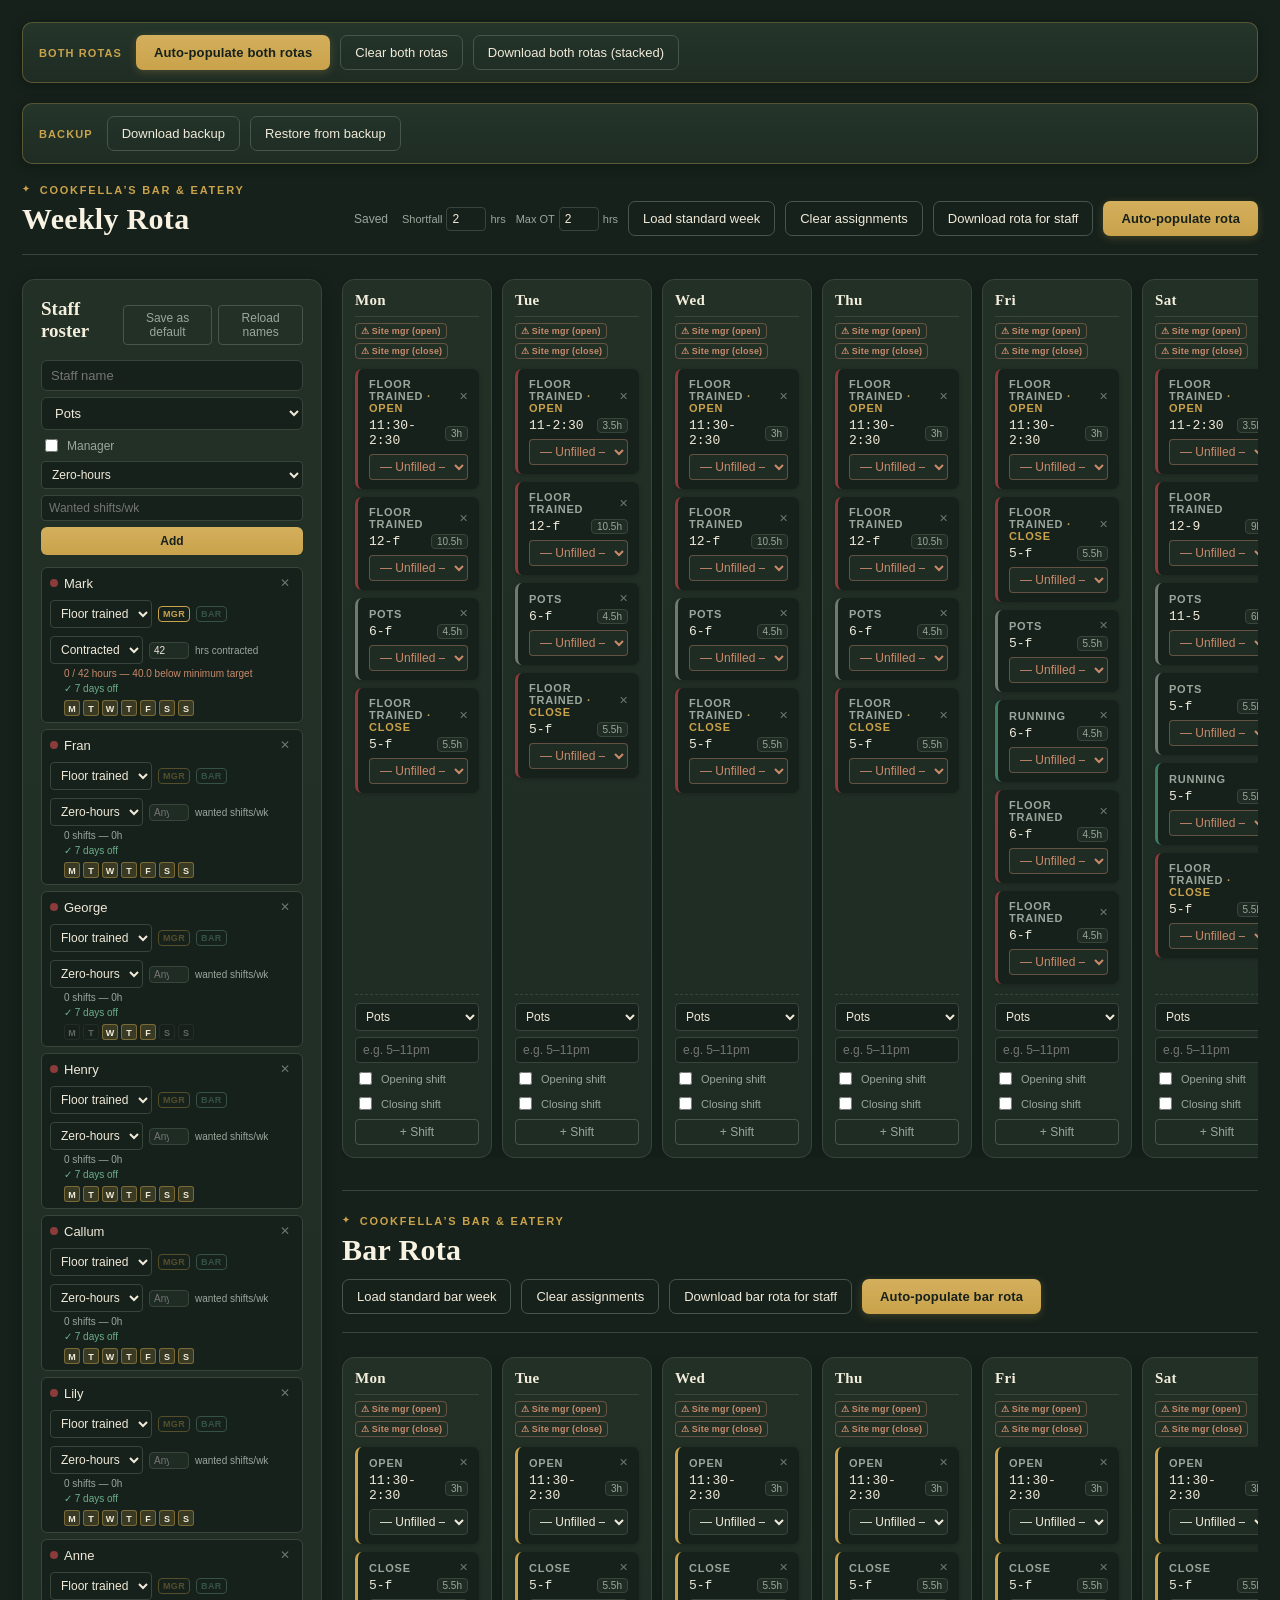
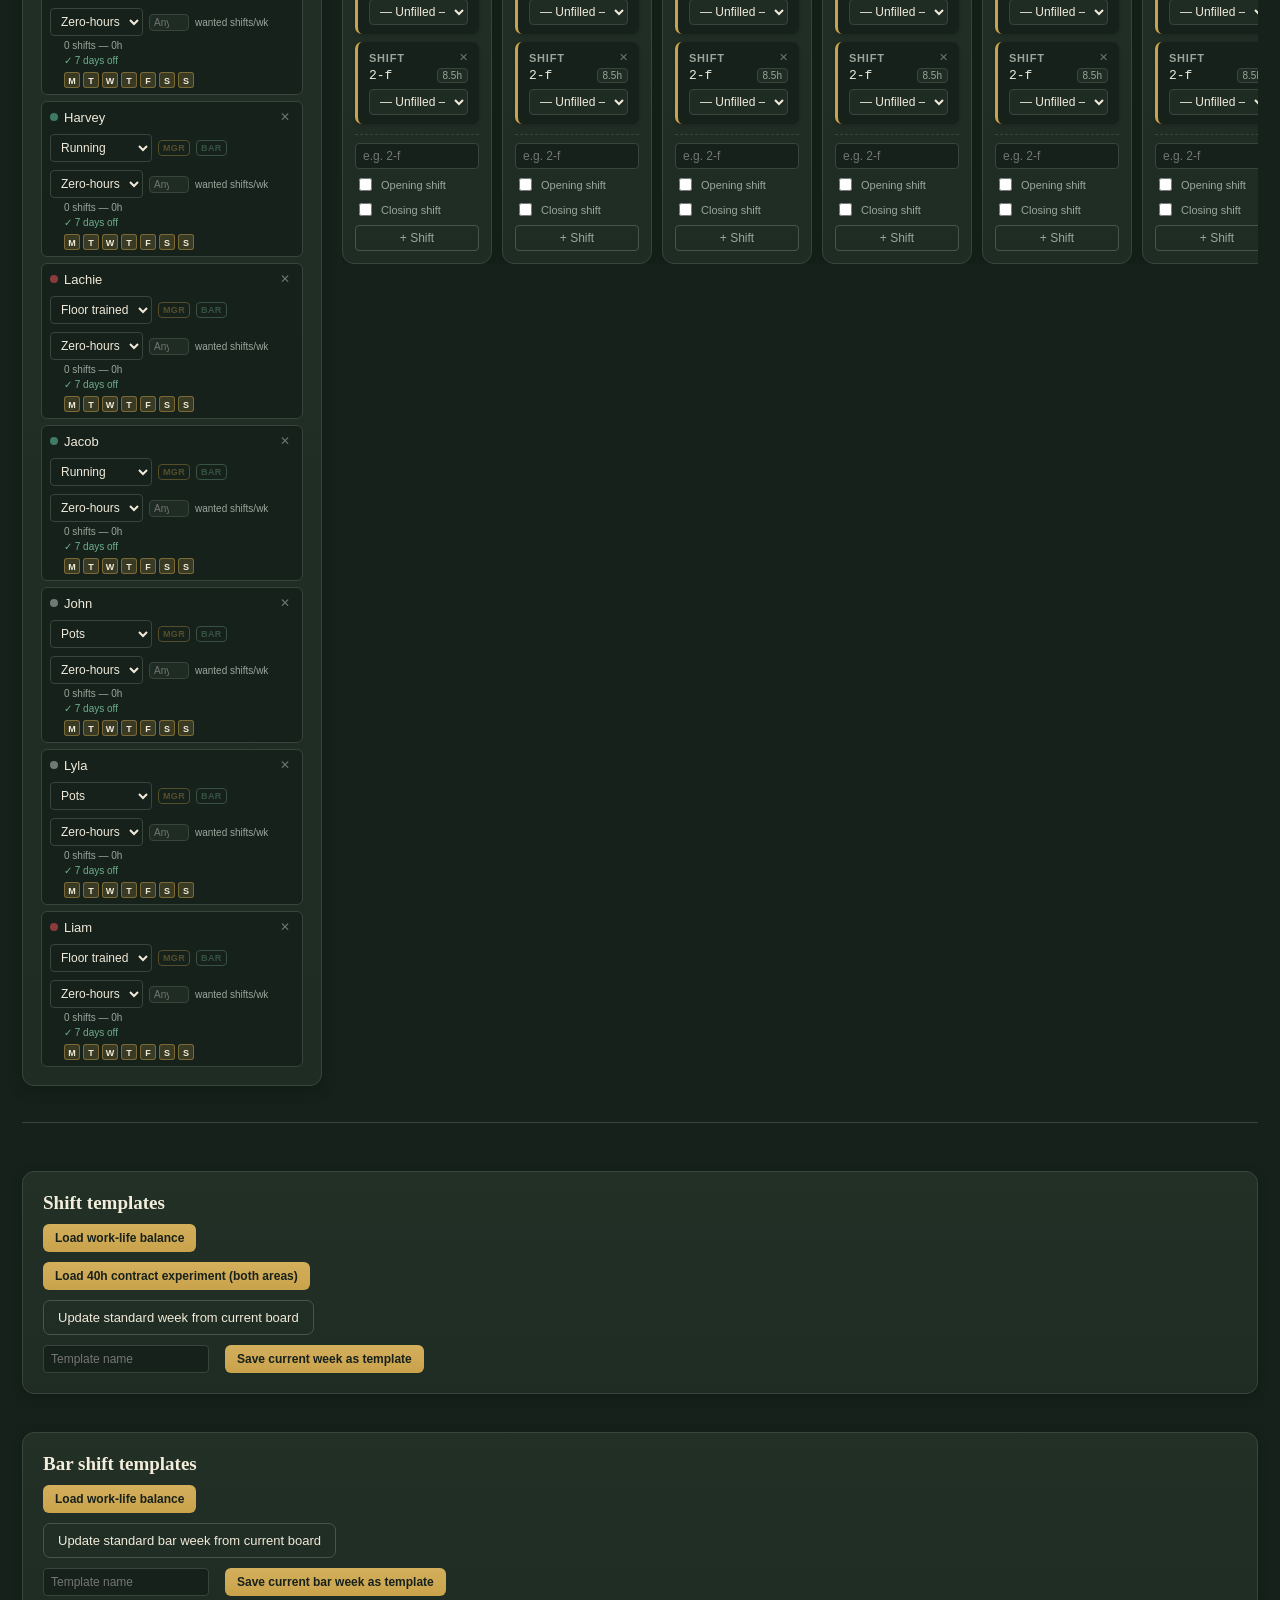
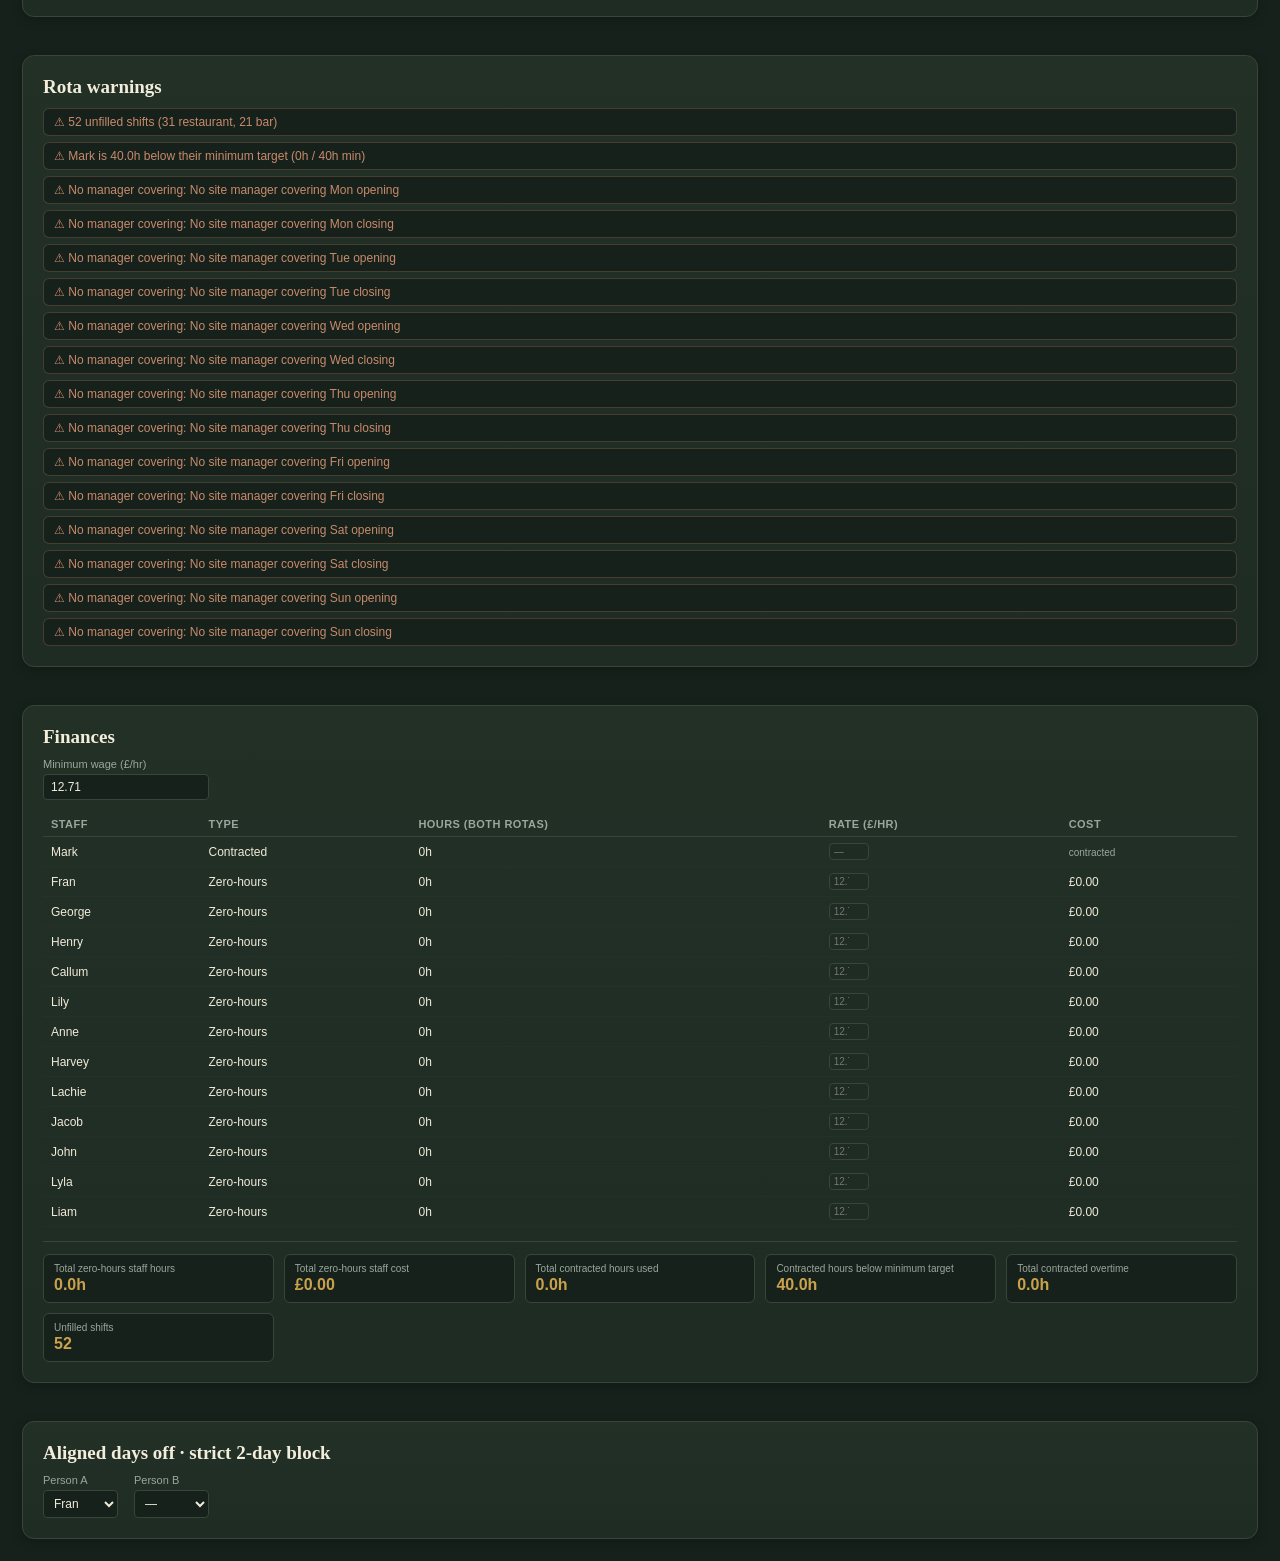
<file: index.html>
<!DOCTYPE html>
<html lang="en">
<head>
<meta charset="UTF-8" />
<meta name="viewport" content="width=device-width, initial-scale=1.0" />
<title>Cookfella's Bar & Eatery — Rota</title>
<style>
  html, body { margin: 0; min-height: 100%; background: #16211B; }
  #boot { font-family: -apple-system, BlinkMacSystemFont, 'Segoe UI', sans-serif; color: #9AA79C; text-align: center; padding: 40px; }
</style>
</head>
<body>
<div id="boot">Loading rota…</div>
<script src="./patches.js?v=20260817-0209"></script>
<script src="./contract-topup.js?v=20260817-0209"></script>
<script src="./contract-cap.js?v=20260817-0209"></script>
<script src="./off-plan.js?v=20260817-0209"></script>
<script src="./availability-guard.js?v=20260817-0209"></script>
<script src="./wlb-optimizer.js?v=20260817-0209"></script>
<script src="./balanced-template.js?v=20260817-0209"></script>
<script src="./fran-friday.js?v=20260817-0209"></script>
<script src="./saturday-foh.js?v=20260817-0209"></script>
<script src="./saturday-bar-guard.js?v=20260817-0209"></script>
<script src="./contract-experiment.js?v=20260817-0209"></script>
<script src="./bar-floor-guard.js?v=20260817-0209"></script>
<script src="./saturday-final-guard.js?v=20260817-0209"></script>
<script src="./short-shift-guard.js?v=20260817-0209"></script>
<script src="./clean-shift-labels.js?v=20260818-1226"></script>
<script>
(async function () {
  try {
    const response = await fetch('./app-original.html?v=20260817-0209', { cache: 'no-store' });
    if (!response.ok) throw new Error('Could not load rota app');
    let html = await response.text();
    if (typeof window.applyCookfellasPatches !== 'function') throw new Error('Rota patches failed to load');
    if (typeof window.applyContractTopupPatch !== 'function') throw new Error('Contract top-up patch failed to load');
    if (typeof window.applyContractCapPatch !== 'function') throw new Error('Contract cap patch failed to load');
    if (typeof window.applyContractOffPlanPatch !== 'function') throw new Error('Contract off-plan patch failed to load');
    if (typeof window.applyAvailabilityGuardPatch !== 'function') throw new Error('Availability guard patch failed to load');
    html = window.applyCookfellasPatches(html);
    html = window.applyContractTopupPatch(html);
    html = window.applyContractCapPatch(html);
    html = window.applyContractOffPlanPatch(html);
    html = window.applyAvailabilityGuardPatch(html);
    if (typeof window.applyWlbOptimizerPatch === 'function') {
      html = window.applyWlbOptimizerPatch(html);
    }
    if (typeof window.applyBalancedTemplatePatch === 'function') {
      html = window.applyBalancedTemplatePatch(html);
    }
    if (typeof window.applyFranFridayPatch === 'function') {
      html = window.applyFranFridayPatch(html);
    }
    if (typeof window.applySaturdayFohPatch === 'function') {
      html = window.applySaturdayFohPatch(html);
    }
    if (typeof window.applySaturdayBarGuardPatch === 'function') {
      html = window.applySaturdayBarGuardPatch(html);
    }
    if (typeof window.applyContractExperimentPatch === 'function') {
      html = window.applyContractExperimentPatch(html);
    }
    if (typeof window.applyBarFloorGuardPatch === 'function') {
      html = window.applyBarFloorGuardPatch(html);
    }
    if (typeof window.applySaturdayFinalGuardPatch === 'function') {
      html = window.applySaturdayFinalGuardPatch(html);
    }
    if (typeof window.applyShortShiftGuardPatch === 'function') {
      html = window.applyShortShiftGuardPatch(html);
    }
    if (typeof window.applyCleanShiftLabelsPatch === 'function') {
      html = window.applyCleanShiftLabelsPatch(html);
    }
    html = html.replace('</body>', '<div style="position:fixed;right:8px;bottom:6px;z-index:9999;font:10px -apple-system,BlinkMacSystemFont,Segoe UI,sans-serif;color:#6B776E;background:#16211BCC;padding:2px 5px;border-radius:4px;pointer-events:none">Build 02:09-split-gap</div></body>');
    document.open();
    document.write(html);
    document.close();
  } catch (error) {
    console.error(error);
    document.getElementById('boot').textContent = 'Rota failed to load. Please refresh the page.';
  }
})();
</script>
</body>
</html>
</file>
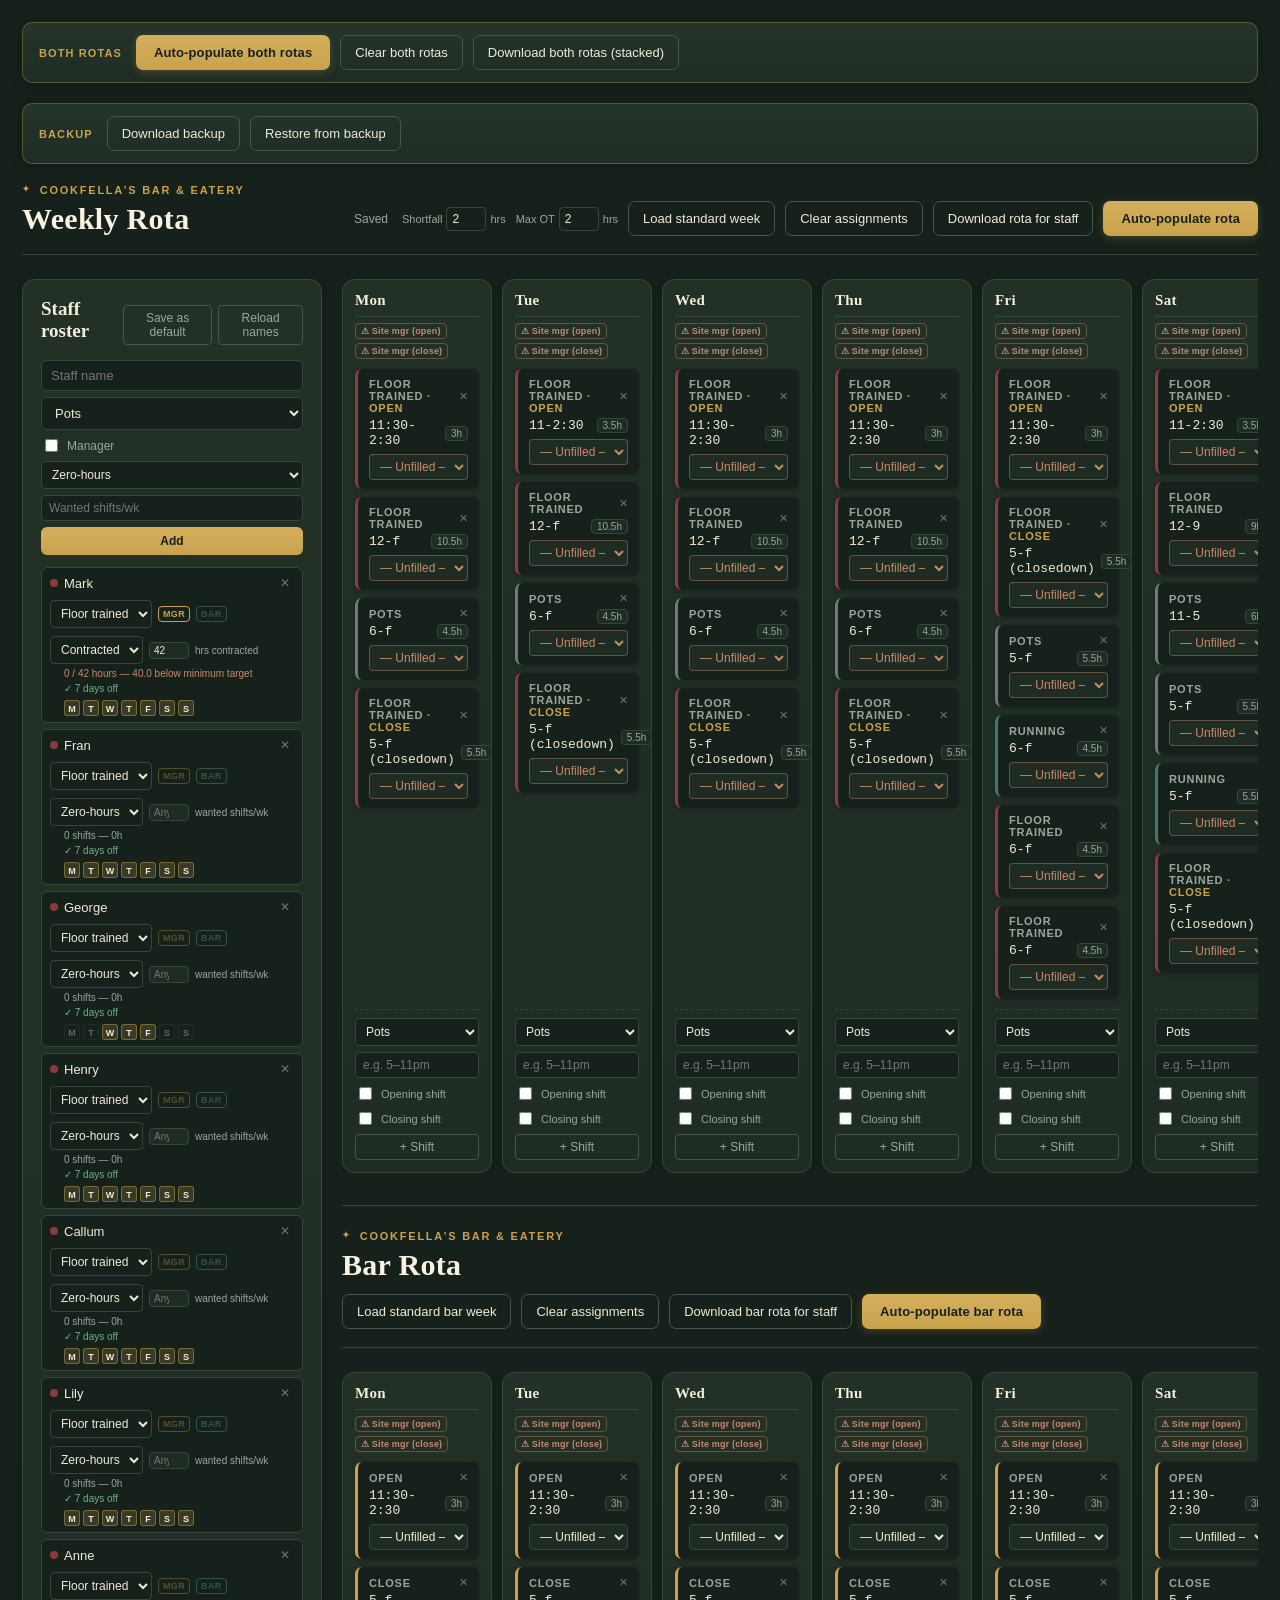
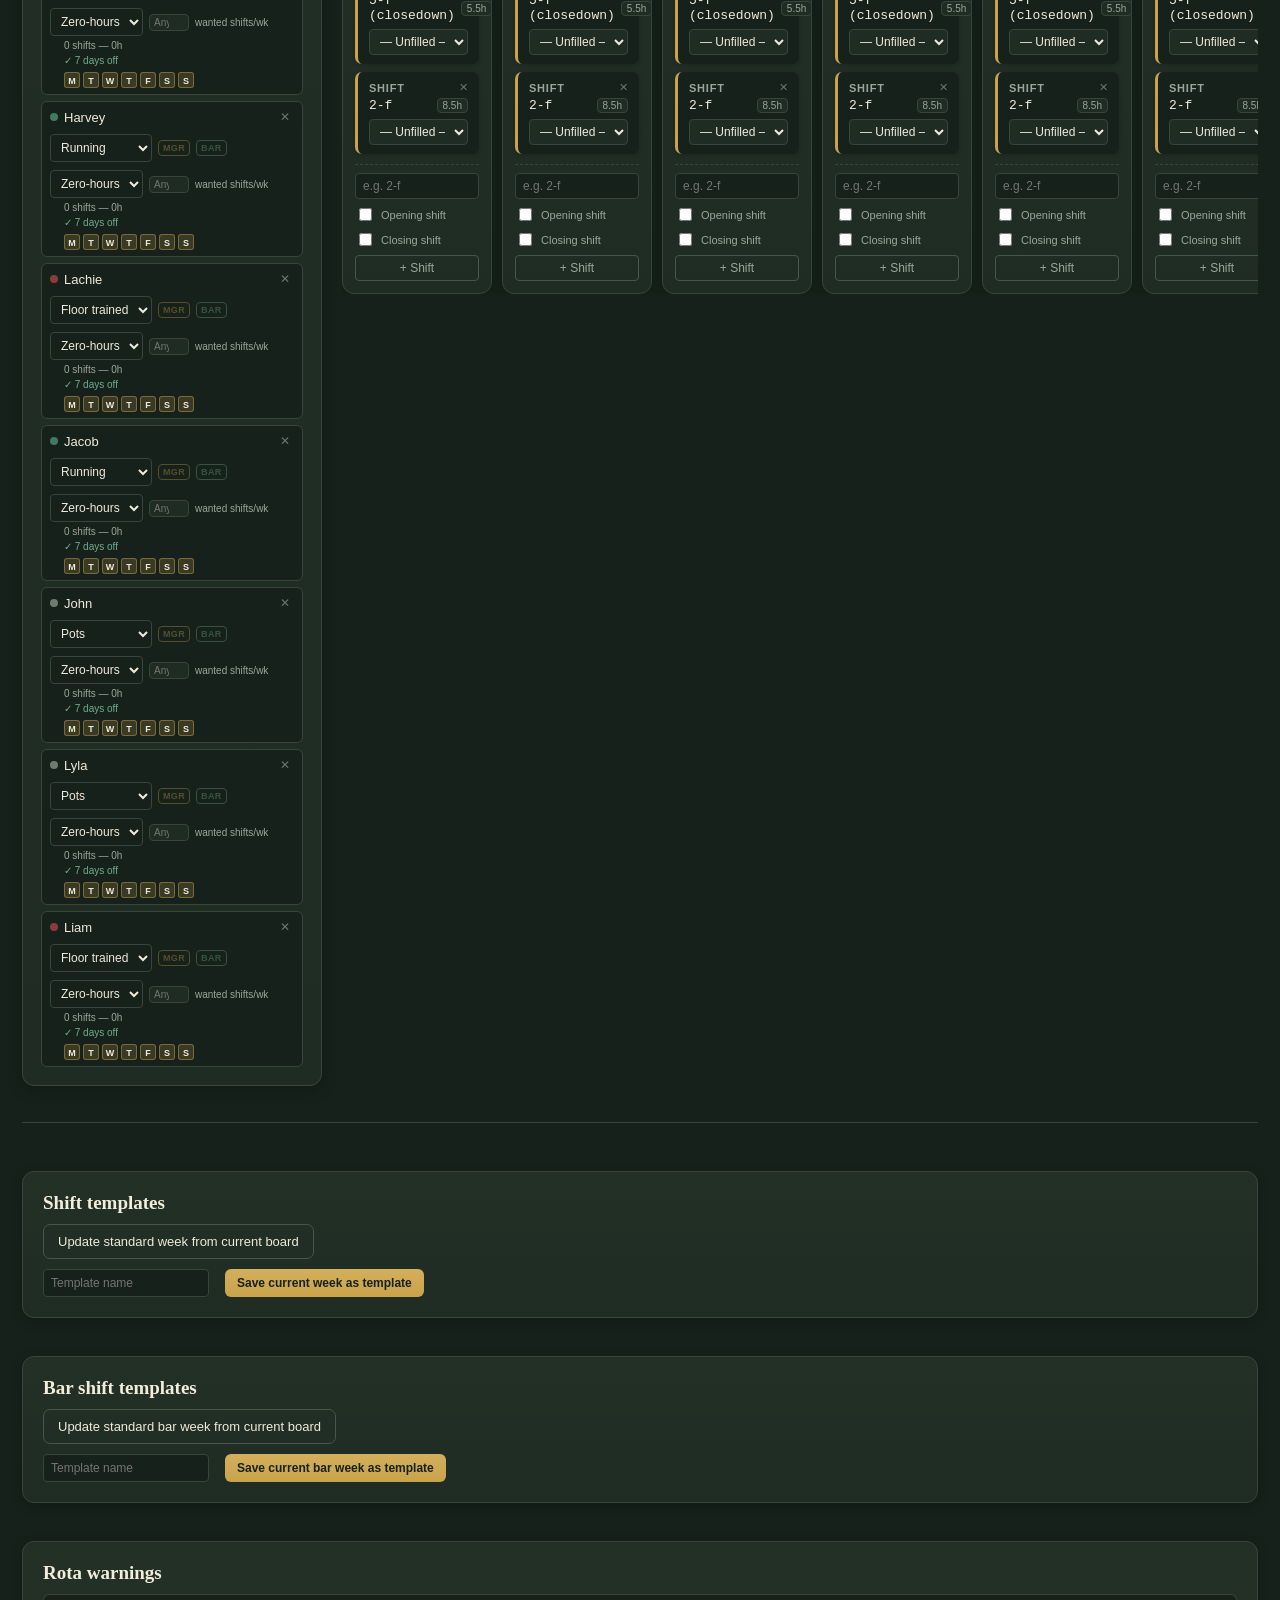
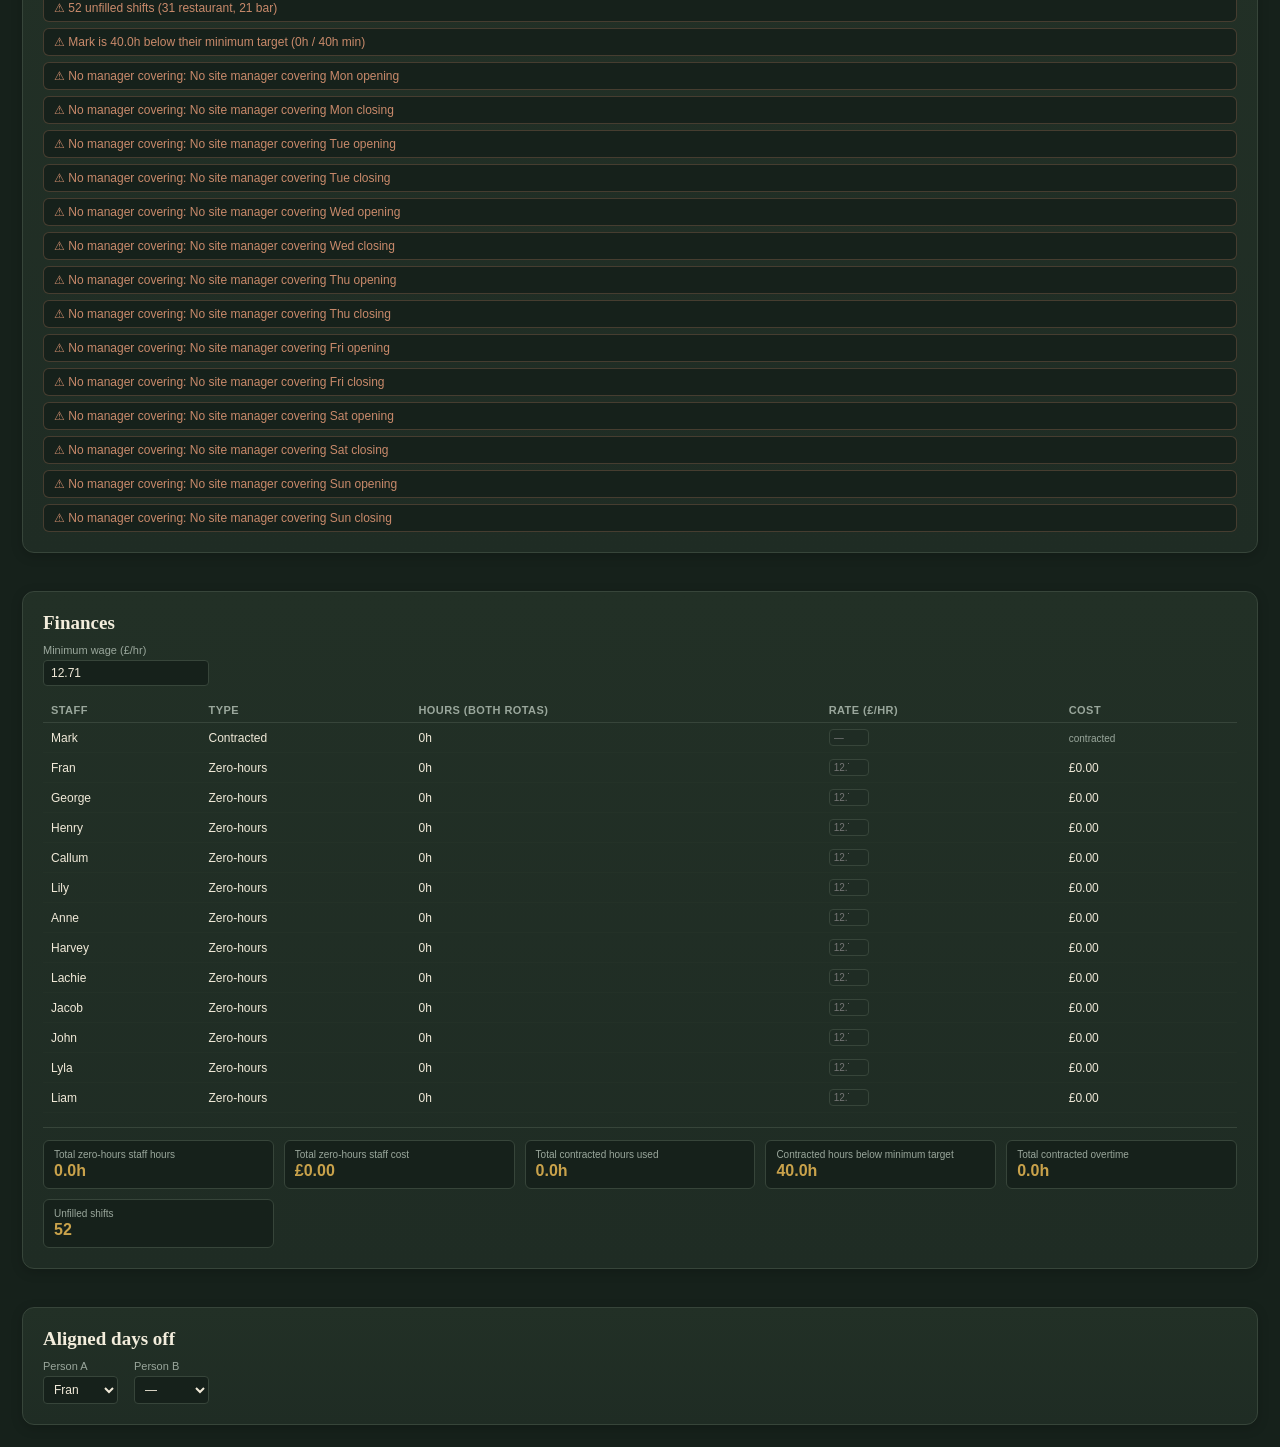
<file: Index.html>
<!DOCTYPE html>
<html lang="en">
<head>
<meta charset="UTF-8" />
<meta name="viewport" content="width=device-width, initial-scale=1.0" />
<title>Cookfella's Bar & Eatery — Rota</title>
<style>
  html, body { margin: 0; padding: 0; background: #16211B; }
  #root { min-height: 100vh; }
  #loading-note {
    font-family: -apple-system, BlinkMacSystemFont, 'Segoe UI', sans-serif;
    color: #9AA79C; text-align: center; padding: 40px;
  }
</style>
</head>
<body>
<div id="root"><div id="loading-note">Loading rota…</div></div>

<script>
// ---- React (production, UMD) ----
/**
 * @license React
 * react.production.min.js
 *
 * Copyright (c) Facebook, Inc. and its affiliates.
 *
 * This source code is licensed under the MIT license found in the
 * LICENSE file in the root directory of this source tree.
 */
(function(){'use strict';(function(c,x){"object"===typeof exports&&"undefined"!==typeof module?x(exports):"function"===typeof define&&define.amd?define(["exports"],x):(c=c||self,x(c.React={}))})(this,function(c){function x(a){if(null===a||"object"!==typeof a)return null;a=V&&a[V]||a["@@iterator"];return"function"===typeof a?a:null}function w(a,b,e){this.props=a;this.context=b;this.refs=W;this.updater=e||X}function Y(){}function K(a,b,e){this.props=a;this.context=b;this.refs=W;this.updater=e||X}function Z(a,b,
e){var m,d={},c=null,h=null;if(null!=b)for(m in void 0!==b.ref&&(h=b.ref),void 0!==b.key&&(c=""+b.key),b)aa.call(b,m)&&!ba.hasOwnProperty(m)&&(d[m]=b[m]);var l=arguments.length-2;if(1===l)d.children=e;else if(1<l){for(var f=Array(l),k=0;k<l;k++)f[k]=arguments[k+2];d.children=f}if(a&&a.defaultProps)for(m in l=a.defaultProps,l)void 0===d[m]&&(d[m]=l[m]);return{$$typeof:y,type:a,key:c,ref:h,props:d,_owner:L.current}}function oa(a,b){return{$$typeof:y,type:a.type,key:b,ref:a.ref,props:a.props,_owner:a._owner}}
function M(a){return"object"===typeof a&&null!==a&&a.$$typeof===y}function pa(a){var b={"=":"=0",":":"=2"};return"$"+a.replace(/[=:]/g,function(a){return b[a]})}function N(a,b){return"object"===typeof a&&null!==a&&null!=a.key?pa(""+a.key):b.toString(36)}function B(a,b,e,m,d){var c=typeof a;if("undefined"===c||"boolean"===c)a=null;var h=!1;if(null===a)h=!0;else switch(c){case "string":case "number":h=!0;break;case "object":switch(a.$$typeof){case y:case qa:h=!0}}if(h)return h=a,d=d(h),a=""===m?"."+
N(h,0):m,ca(d)?(e="",null!=a&&(e=a.replace(da,"$&/")+"/"),B(d,b,e,"",function(a){return a})):null!=d&&(M(d)&&(d=oa(d,e+(!d.key||h&&h.key===d.key?"":(""+d.key).replace(da,"$&/")+"/")+a)),b.push(d)),1;h=0;m=""===m?".":m+":";if(ca(a))for(var l=0;l<a.length;l++){c=a[l];var f=m+N(c,l);h+=B(c,b,e,f,d)}else if(f=x(a),"function"===typeof f)for(a=f.call(a),l=0;!(c=a.next()).done;)c=c.value,f=m+N(c,l++),h+=B(c,b,e,f,d);else if("object"===c)throw b=String(a),Error("Objects are not valid as a React child (found: "+
("[object Object]"===b?"object with keys {"+Object.keys(a).join(", ")+"}":b)+"). If you meant to render a collection of children, use an array instead.");return h}function C(a,b,e){if(null==a)return a;var c=[],d=0;B(a,c,"","",function(a){return b.call(e,a,d++)});return c}function ra(a){if(-1===a._status){var b=a._result;b=b();b.then(function(b){if(0===a._status||-1===a._status)a._status=1,a._result=b},function(b){if(0===a._status||-1===a._status)a._status=2,a._result=b});-1===a._status&&(a._status=
0,a._result=b)}if(1===a._status)return a._result.default;throw a._result;}function O(a,b){var e=a.length;a.push(b);a:for(;0<e;){var c=e-1>>>1,d=a[c];if(0<D(d,b))a[c]=b,a[e]=d,e=c;else break a}}function p(a){return 0===a.length?null:a[0]}function E(a){if(0===a.length)return null;var b=a[0],e=a.pop();if(e!==b){a[0]=e;a:for(var c=0,d=a.length,k=d>>>1;c<k;){var h=2*(c+1)-1,l=a[h],f=h+1,g=a[f];if(0>D(l,e))f<d&&0>D(g,l)?(a[c]=g,a[f]=e,c=f):(a[c]=l,a[h]=e,c=h);else if(f<d&&0>D(g,e))a[c]=g,a[f]=e,c=f;else break a}}return b}
function D(a,b){var c=a.sortIndex-b.sortIndex;return 0!==c?c:a.id-b.id}function P(a){for(var b=p(r);null!==b;){if(null===b.callback)E(r);else if(b.startTime<=a)E(r),b.sortIndex=b.expirationTime,O(q,b);else break;b=p(r)}}function Q(a){z=!1;P(a);if(!u)if(null!==p(q))u=!0,R(S);else{var b=p(r);null!==b&&T(Q,b.startTime-a)}}function S(a,b){u=!1;z&&(z=!1,ea(A),A=-1);F=!0;var c=k;try{P(b);for(n=p(q);null!==n&&(!(n.expirationTime>b)||a&&!fa());){var m=n.callback;if("function"===typeof m){n.callback=null;
k=n.priorityLevel;var d=m(n.expirationTime<=b);b=v();"function"===typeof d?n.callback=d:n===p(q)&&E(q);P(b)}else E(q);n=p(q)}if(null!==n)var g=!0;else{var h=p(r);null!==h&&T(Q,h.startTime-b);g=!1}return g}finally{n=null,k=c,F=!1}}function fa(){return v()-ha<ia?!1:!0}function R(a){G=a;H||(H=!0,I())}function T(a,b){A=ja(function(){a(v())},b)}function ka(a){throw Error("act(...) is not supported in production builds of React.");}var y=Symbol.for("react.element"),qa=Symbol.for("react.portal"),sa=Symbol.for("react.fragment"),
ta=Symbol.for("react.strict_mode"),ua=Symbol.for("react.profiler"),va=Symbol.for("react.provider"),wa=Symbol.for("react.context"),xa=Symbol.for("react.forward_ref"),ya=Symbol.for("react.suspense"),za=Symbol.for("react.memo"),Aa=Symbol.for("react.lazy"),V=Symbol.iterator,X={isMounted:function(a){return!1},enqueueForceUpdate:function(a,b,c){},enqueueReplaceState:function(a,b,c,m){},enqueueSetState:function(a,b,c,m){}},la=Object.assign,W={};w.prototype.isReactComponent={};w.prototype.setState=function(a,
b){if("object"!==typeof a&&"function"!==typeof a&&null!=a)throw Error("setState(...): takes an object of state variables to update or a function which returns an object of state variables.");this.updater.enqueueSetState(this,a,b,"setState")};w.prototype.forceUpdate=function(a){this.updater.enqueueForceUpdate(this,a,"forceUpdate")};Y.prototype=w.prototype;var t=K.prototype=new Y;t.constructor=K;la(t,w.prototype);t.isPureReactComponent=!0;var ca=Array.isArray,aa=Object.prototype.hasOwnProperty,L={current:null},
ba={key:!0,ref:!0,__self:!0,__source:!0},da=/\/+/g,g={current:null},J={transition:null};if("object"===typeof performance&&"function"===typeof performance.now){var Ba=performance;var v=function(){return Ba.now()}}else{var ma=Date,Ca=ma.now();v=function(){return ma.now()-Ca}}var q=[],r=[],Da=1,n=null,k=3,F=!1,u=!1,z=!1,ja="function"===typeof setTimeout?setTimeout:null,ea="function"===typeof clearTimeout?clearTimeout:null,na="undefined"!==typeof setImmediate?setImmediate:null;"undefined"!==typeof navigator&&
void 0!==navigator.scheduling&&void 0!==navigator.scheduling.isInputPending&&navigator.scheduling.isInputPending.bind(navigator.scheduling);var H=!1,G=null,A=-1,ia=5,ha=-1,U=function(){if(null!==G){var a=v();ha=a;var b=!0;try{b=G(!0,a)}finally{b?I():(H=!1,G=null)}}else H=!1};if("function"===typeof na)var I=function(){na(U)};else if("undefined"!==typeof MessageChannel){t=new MessageChannel;var Ea=t.port2;t.port1.onmessage=U;I=function(){Ea.postMessage(null)}}else I=function(){ja(U,0)};t={ReactCurrentDispatcher:g,
ReactCurrentOwner:L,ReactCurrentBatchConfig:J,Scheduler:{__proto__:null,unstable_ImmediatePriority:1,unstable_UserBlockingPriority:2,unstable_NormalPriority:3,unstable_IdlePriority:5,unstable_LowPriority:4,unstable_runWithPriority:function(a,b){switch(a){case 1:case 2:case 3:case 4:case 5:break;default:a=3}var c=k;k=a;try{return b()}finally{k=c}},unstable_next:function(a){switch(k){case 1:case 2:case 3:var b=3;break;default:b=k}var c=k;k=b;try{return a()}finally{k=c}},unstable_scheduleCallback:function(a,
b,c){var e=v();"object"===typeof c&&null!==c?(c=c.delay,c="number"===typeof c&&0<c?e+c:e):c=e;switch(a){case 1:var d=-1;break;case 2:d=250;break;case 5:d=1073741823;break;case 4:d=1E4;break;default:d=5E3}d=c+d;a={id:Da++,callback:b,priorityLevel:a,startTime:c,expirationTime:d,sortIndex:-1};c>e?(a.sortIndex=c,O(r,a),null===p(q)&&a===p(r)&&(z?(ea(A),A=-1):z=!0,T(Q,c-e))):(a.sortIndex=d,O(q,a),u||F||(u=!0,R(S)));return a},unstable_cancelCallback:function(a){a.callback=null},unstable_wrapCallback:function(a){var b=
k;return function(){var c=k;k=b;try{return a.apply(this,arguments)}finally{k=c}}},unstable_getCurrentPriorityLevel:function(){return k},unstable_shouldYield:fa,unstable_requestPaint:function(){},unstable_continueExecution:function(){u||F||(u=!0,R(S))},unstable_pauseExecution:function(){},unstable_getFirstCallbackNode:function(){return p(q)},get unstable_now(){return v},unstable_forceFrameRate:function(a){0>a||125<a?console.error("forceFrameRate takes a positive int between 0 and 125, forcing frame rates higher than 125 fps is not supported"):
ia=0<a?Math.floor(1E3/a):5},unstable_Profiling:null}};c.Children={map:C,forEach:function(a,b,c){C(a,function(){b.apply(this,arguments)},c)},count:function(a){var b=0;C(a,function(){b++});return b},toArray:function(a){return C(a,function(a){return a})||[]},only:function(a){if(!M(a))throw Error("React.Children.only expected to receive a single React element child.");return a}};c.Component=w;c.Fragment=sa;c.Profiler=ua;c.PureComponent=K;c.StrictMode=ta;c.Suspense=ya;c.__SECRET_INTERNALS_DO_NOT_USE_OR_YOU_WILL_BE_FIRED=
t;c.act=ka;c.cloneElement=function(a,b,c){if(null===a||void 0===a)throw Error("React.cloneElement(...): The argument must be a React element, but you passed "+a+".");var e=la({},a.props),d=a.key,k=a.ref,h=a._owner;if(null!=b){void 0!==b.ref&&(k=b.ref,h=L.current);void 0!==b.key&&(d=""+b.key);if(a.type&&a.type.defaultProps)var l=a.type.defaultProps;for(f in b)aa.call(b,f)&&!ba.hasOwnProperty(f)&&(e[f]=void 0===b[f]&&void 0!==l?l[f]:b[f])}var f=arguments.length-2;if(1===f)e.children=c;else if(1<f){l=
Array(f);for(var g=0;g<f;g++)l[g]=arguments[g+2];e.children=l}return{$$typeof:y,type:a.type,key:d,ref:k,props:e,_owner:h}};c.createContext=function(a){a={$$typeof:wa,_currentValue:a,_currentValue2:a,_threadCount:0,Provider:null,Consumer:null,_defaultValue:null,_globalName:null};a.Provider={$$typeof:va,_context:a};return a.Consumer=a};c.createElement=Z;c.createFactory=function(a){var b=Z.bind(null,a);b.type=a;return b};c.createRef=function(){return{current:null}};c.forwardRef=function(a){return{$$typeof:xa,
render:a}};c.isValidElement=M;c.lazy=function(a){return{$$typeof:Aa,_payload:{_status:-1,_result:a},_init:ra}};c.memo=function(a,b){return{$$typeof:za,type:a,compare:void 0===b?null:b}};c.startTransition=function(a,b){b=J.transition;J.transition={};try{a()}finally{J.transition=b}};c.unstable_act=ka;c.useCallback=function(a,b){return g.current.useCallback(a,b)};c.useContext=function(a){return g.current.useContext(a)};c.useDebugValue=function(a,b){};c.useDeferredValue=function(a){return g.current.useDeferredValue(a)};
c.useEffect=function(a,b){return g.current.useEffect(a,b)};c.useId=function(){return g.current.useId()};c.useImperativeHandle=function(a,b,c){return g.current.useImperativeHandle(a,b,c)};c.useInsertionEffect=function(a,b){return g.current.useInsertionEffect(a,b)};c.useLayoutEffect=function(a,b){return g.current.useLayoutEffect(a,b)};c.useMemo=function(a,b){return g.current.useMemo(a,b)};c.useReducer=function(a,b,c){return g.current.useReducer(a,b,c)};c.useRef=function(a){return g.current.useRef(a)};
c.useState=function(a){return g.current.useState(a)};c.useSyncExternalStore=function(a,b,c){return g.current.useSyncExternalStore(a,b,c)};c.useTransition=function(){return g.current.useTransition()};c.version="18.3.1"});
})();
</script>
<script>
// ---- ReactDOM (production, UMD) ----
/**
 * @license React
 * react-dom.production.min.js
 *
 * Copyright (c) Facebook, Inc. and its affiliates.
 *
 * This source code is licensed under the MIT license found in the
 * LICENSE file in the root directory of this source tree.
 */
(function(){/*
 Modernizr 3.0.0pre (Custom Build) | MIT
*/
'use strict';(function(Q,zb){"object"===typeof exports&&"undefined"!==typeof module?zb(exports,require("react")):"function"===typeof define&&define.amd?define(["exports","react"],zb):(Q=Q||self,zb(Q.ReactDOM={},Q.React))})(this,function(Q,zb){function m(a){for(var b="https://reactjs.org/docs/error-decoder.html?invariant="+a,c=1;c<arguments.length;c++)b+="&args[]="+encodeURIComponent(arguments[c]);return"Minified React error #"+a+"; visit "+b+" for the full message or use the non-minified dev environment for full errors and additional helpful warnings."}
function mb(a,b){Ab(a,b);Ab(a+"Capture",b)}function Ab(a,b){$b[a]=b;for(a=0;a<b.length;a++)cg.add(b[a])}function bj(a){if(Zd.call(dg,a))return!0;if(Zd.call(eg,a))return!1;if(cj.test(a))return dg[a]=!0;eg[a]=!0;return!1}function dj(a,b,c,d){if(null!==c&&0===c.type)return!1;switch(typeof b){case "function":case "symbol":return!0;case "boolean":if(d)return!1;if(null!==c)return!c.acceptsBooleans;a=a.toLowerCase().slice(0,5);return"data-"!==a&&"aria-"!==a;default:return!1}}function ej(a,b,c,d){if(null===
b||"undefined"===typeof b||dj(a,b,c,d))return!0;if(d)return!1;if(null!==c)switch(c.type){case 3:return!b;case 4:return!1===b;case 5:return isNaN(b);case 6:return isNaN(b)||1>b}return!1}function Y(a,b,c,d,e,f,g){this.acceptsBooleans=2===b||3===b||4===b;this.attributeName=d;this.attributeNamespace=e;this.mustUseProperty=c;this.propertyName=a;this.type=b;this.sanitizeURL=f;this.removeEmptyString=g}function $d(a,b,c,d){var e=R.hasOwnProperty(b)?R[b]:null;if(null!==e?0!==e.type:d||!(2<b.length)||"o"!==
b[0]&&"O"!==b[0]||"n"!==b[1]&&"N"!==b[1])ej(b,c,e,d)&&(c=null),d||null===e?bj(b)&&(null===c?a.removeAttribute(b):a.setAttribute(b,""+c)):e.mustUseProperty?a[e.propertyName]=null===c?3===e.type?!1:"":c:(b=e.attributeName,d=e.attributeNamespace,null===c?a.removeAttribute(b):(e=e.type,c=3===e||4===e&&!0===c?"":""+c,d?a.setAttributeNS(d,b,c):a.setAttribute(b,c)))}function ac(a){if(null===a||"object"!==typeof a)return null;a=fg&&a[fg]||a["@@iterator"];return"function"===typeof a?a:null}function bc(a,b,
c){if(void 0===ae)try{throw Error();}catch(d){ae=(b=d.stack.trim().match(/\n( *(at )?)/))&&b[1]||""}return"\n"+ae+a}function be(a,b){if(!a||ce)return"";ce=!0;var c=Error.prepareStackTrace;Error.prepareStackTrace=void 0;try{if(b)if(b=function(){throw Error();},Object.defineProperty(b.prototype,"props",{set:function(){throw Error();}}),"object"===typeof Reflect&&Reflect.construct){try{Reflect.construct(b,[])}catch(n){var d=n}Reflect.construct(a,[],b)}else{try{b.call()}catch(n){d=n}a.call(b.prototype)}else{try{throw Error();
}catch(n){d=n}a()}}catch(n){if(n&&d&&"string"===typeof n.stack){for(var e=n.stack.split("\n"),f=d.stack.split("\n"),g=e.length-1,h=f.length-1;1<=g&&0<=h&&e[g]!==f[h];)h--;for(;1<=g&&0<=h;g--,h--)if(e[g]!==f[h]){if(1!==g||1!==h){do if(g--,h--,0>h||e[g]!==f[h]){var k="\n"+e[g].replace(" at new "," at ");a.displayName&&k.includes("<anonymous>")&&(k=k.replace("<anonymous>",a.displayName));return k}while(1<=g&&0<=h)}break}}}finally{ce=!1,Error.prepareStackTrace=c}return(a=a?a.displayName||a.name:"")?bc(a):
""}function fj(a){switch(a.tag){case 5:return bc(a.type);case 16:return bc("Lazy");case 13:return bc("Suspense");case 19:return bc("SuspenseList");case 0:case 2:case 15:return a=be(a.type,!1),a;case 11:return a=be(a.type.render,!1),a;case 1:return a=be(a.type,!0),a;default:return""}}function de(a){if(null==a)return null;if("function"===typeof a)return a.displayName||a.name||null;if("string"===typeof a)return a;switch(a){case Bb:return"Fragment";case Cb:return"Portal";case ee:return"Profiler";case fe:return"StrictMode";
case ge:return"Suspense";case he:return"SuspenseList"}if("object"===typeof a)switch(a.$$typeof){case gg:return(a.displayName||"Context")+".Consumer";case hg:return(a._context.displayName||"Context")+".Provider";case ie:var b=a.render;a=a.displayName;a||(a=b.displayName||b.name||"",a=""!==a?"ForwardRef("+a+")":"ForwardRef");return a;case je:return b=a.displayName||null,null!==b?b:de(a.type)||"Memo";case Ta:b=a._payload;a=a._init;try{return de(a(b))}catch(c){}}return null}function gj(a){var b=a.type;
switch(a.tag){case 24:return"Cache";case 9:return(b.displayName||"Context")+".Consumer";case 10:return(b._context.displayName||"Context")+".Provider";case 18:return"DehydratedFragment";case 11:return a=b.render,a=a.displayName||a.name||"",b.displayName||(""!==a?"ForwardRef("+a+")":"ForwardRef");case 7:return"Fragment";case 5:return b;case 4:return"Portal";case 3:return"Root";case 6:return"Text";case 16:return de(b);case 8:return b===fe?"StrictMode":"Mode";case 22:return"Offscreen";case 12:return"Profiler";
case 21:return"Scope";case 13:return"Suspense";case 19:return"SuspenseList";case 25:return"TracingMarker";case 1:case 0:case 17:case 2:case 14:case 15:if("function"===typeof b)return b.displayName||b.name||null;if("string"===typeof b)return b}return null}function Ua(a){switch(typeof a){case "boolean":case "number":case "string":case "undefined":return a;case "object":return a;default:return""}}function ig(a){var b=a.type;return(a=a.nodeName)&&"input"===a.toLowerCase()&&("checkbox"===b||"radio"===
b)}function hj(a){var b=ig(a)?"checked":"value",c=Object.getOwnPropertyDescriptor(a.constructor.prototype,b),d=""+a[b];if(!a.hasOwnProperty(b)&&"undefined"!==typeof c&&"function"===typeof c.get&&"function"===typeof c.set){var e=c.get,f=c.set;Object.defineProperty(a,b,{configurable:!0,get:function(){return e.call(this)},set:function(a){d=""+a;f.call(this,a)}});Object.defineProperty(a,b,{enumerable:c.enumerable});return{getValue:function(){return d},setValue:function(a){d=""+a},stopTracking:function(){a._valueTracker=
null;delete a[b]}}}}function Pc(a){a._valueTracker||(a._valueTracker=hj(a))}function jg(a){if(!a)return!1;var b=a._valueTracker;if(!b)return!0;var c=b.getValue();var d="";a&&(d=ig(a)?a.checked?"true":"false":a.value);a=d;return a!==c?(b.setValue(a),!0):!1}function Qc(a){a=a||("undefined"!==typeof document?document:void 0);if("undefined"===typeof a)return null;try{return a.activeElement||a.body}catch(b){return a.body}}function ke(a,b){var c=b.checked;return E({},b,{defaultChecked:void 0,defaultValue:void 0,
value:void 0,checked:null!=c?c:a._wrapperState.initialChecked})}function kg(a,b){var c=null==b.defaultValue?"":b.defaultValue,d=null!=b.checked?b.checked:b.defaultChecked;c=Ua(null!=b.value?b.value:c);a._wrapperState={initialChecked:d,initialValue:c,controlled:"checkbox"===b.type||"radio"===b.type?null!=b.checked:null!=b.value}}function lg(a,b){b=b.checked;null!=b&&$d(a,"checked",b,!1)}function le(a,b){lg(a,b);var c=Ua(b.value),d=b.type;if(null!=c)if("number"===d){if(0===c&&""===a.value||a.value!=
c)a.value=""+c}else a.value!==""+c&&(a.value=""+c);else if("submit"===d||"reset"===d){a.removeAttribute("value");return}b.hasOwnProperty("value")?me(a,b.type,c):b.hasOwnProperty("defaultValue")&&me(a,b.type,Ua(b.defaultValue));null==b.checked&&null!=b.defaultChecked&&(a.defaultChecked=!!b.defaultChecked)}function mg(a,b,c){if(b.hasOwnProperty("value")||b.hasOwnProperty("defaultValue")){var d=b.type;if(!("submit"!==d&&"reset"!==d||void 0!==b.value&&null!==b.value))return;b=""+a._wrapperState.initialValue;
c||b===a.value||(a.value=b);a.defaultValue=b}c=a.name;""!==c&&(a.name="");a.defaultChecked=!!a._wrapperState.initialChecked;""!==c&&(a.name=c)}function me(a,b,c){if("number"!==b||Qc(a.ownerDocument)!==a)null==c?a.defaultValue=""+a._wrapperState.initialValue:a.defaultValue!==""+c&&(a.defaultValue=""+c)}function Db(a,b,c,d){a=a.options;if(b){b={};for(var e=0;e<c.length;e++)b["$"+c[e]]=!0;for(c=0;c<a.length;c++)e=b.hasOwnProperty("$"+a[c].value),a[c].selected!==e&&(a[c].selected=e),e&&d&&(a[c].defaultSelected=
!0)}else{c=""+Ua(c);b=null;for(e=0;e<a.length;e++){if(a[e].value===c){a[e].selected=!0;d&&(a[e].defaultSelected=!0);return}null!==b||a[e].disabled||(b=a[e])}null!==b&&(b.selected=!0)}}function ne(a,b){if(null!=b.dangerouslySetInnerHTML)throw Error(m(91));return E({},b,{value:void 0,defaultValue:void 0,children:""+a._wrapperState.initialValue})}function ng(a,b){var c=b.value;if(null==c){c=b.children;b=b.defaultValue;if(null!=c){if(null!=b)throw Error(m(92));if(cc(c)){if(1<c.length)throw Error(m(93));
c=c[0]}b=c}null==b&&(b="");c=b}a._wrapperState={initialValue:Ua(c)}}function og(a,b){var c=Ua(b.value),d=Ua(b.defaultValue);null!=c&&(c=""+c,c!==a.value&&(a.value=c),null==b.defaultValue&&a.defaultValue!==c&&(a.defaultValue=c));null!=d&&(a.defaultValue=""+d)}function pg(a,b){b=a.textContent;b===a._wrapperState.initialValue&&""!==b&&null!==b&&(a.value=b)}function qg(a){switch(a){case "svg":return"http://www.w3.org/2000/svg";case "math":return"http://www.w3.org/1998/Math/MathML";default:return"http://www.w3.org/1999/xhtml"}}
function oe(a,b){return null==a||"http://www.w3.org/1999/xhtml"===a?qg(b):"http://www.w3.org/2000/svg"===a&&"foreignObject"===b?"http://www.w3.org/1999/xhtml":a}function rg(a,b,c){return null==b||"boolean"===typeof b||""===b?"":c||"number"!==typeof b||0===b||dc.hasOwnProperty(a)&&dc[a]?(""+b).trim():b+"px"}function sg(a,b){a=a.style;for(var c in b)if(b.hasOwnProperty(c)){var d=0===c.indexOf("--"),e=rg(c,b[c],d);"float"===c&&(c="cssFloat");d?a.setProperty(c,e):a[c]=e}}function pe(a,b){if(b){if(ij[a]&&
(null!=b.children||null!=b.dangerouslySetInnerHTML))throw Error(m(137,a));if(null!=b.dangerouslySetInnerHTML){if(null!=b.children)throw Error(m(60));if("object"!==typeof b.dangerouslySetInnerHTML||!("__html"in b.dangerouslySetInnerHTML))throw Error(m(61));}if(null!=b.style&&"object"!==typeof b.style)throw Error(m(62));}}function qe(a,b){if(-1===a.indexOf("-"))return"string"===typeof b.is;switch(a){case "annotation-xml":case "color-profile":case "font-face":case "font-face-src":case "font-face-uri":case "font-face-format":case "font-face-name":case "missing-glyph":return!1;
default:return!0}}function re(a){a=a.target||a.srcElement||window;a.correspondingUseElement&&(a=a.correspondingUseElement);return 3===a.nodeType?a.parentNode:a}function tg(a){if(a=ec(a)){if("function"!==typeof se)throw Error(m(280));var b=a.stateNode;b&&(b=Rc(b),se(a.stateNode,a.type,b))}}function ug(a){Eb?Fb?Fb.push(a):Fb=[a]:Eb=a}function vg(){if(Eb){var a=Eb,b=Fb;Fb=Eb=null;tg(a);if(b)for(a=0;a<b.length;a++)tg(b[a])}}function wg(a,b,c){if(te)return a(b,c);te=!0;try{return xg(a,b,c)}finally{if(te=
!1,null!==Eb||null!==Fb)yg(),vg()}}function fc(a,b){var c=a.stateNode;if(null===c)return null;var d=Rc(c);if(null===d)return null;c=d[b];a:switch(b){case "onClick":case "onClickCapture":case "onDoubleClick":case "onDoubleClickCapture":case "onMouseDown":case "onMouseDownCapture":case "onMouseMove":case "onMouseMoveCapture":case "onMouseUp":case "onMouseUpCapture":case "onMouseEnter":(d=!d.disabled)||(a=a.type,d=!("button"===a||"input"===a||"select"===a||"textarea"===a));a=!d;break a;default:a=!1}if(a)return null;
if(c&&"function"!==typeof c)throw Error(m(231,b,typeof c));return c}function jj(a,b,c,d,e,f,g,h,k){gc=!1;Sc=null;kj.apply(lj,arguments)}function mj(a,b,c,d,e,f,g,h,k){jj.apply(this,arguments);if(gc){if(gc){var n=Sc;gc=!1;Sc=null}else throw Error(m(198));Tc||(Tc=!0,ue=n)}}function nb(a){var b=a,c=a;if(a.alternate)for(;b.return;)b=b.return;else{a=b;do b=a,0!==(b.flags&4098)&&(c=b.return),a=b.return;while(a)}return 3===b.tag?c:null}function zg(a){if(13===a.tag){var b=a.memoizedState;null===b&&(a=a.alternate,
null!==a&&(b=a.memoizedState));if(null!==b)return b.dehydrated}return null}function Ag(a){if(nb(a)!==a)throw Error(m(188));}function nj(a){var b=a.alternate;if(!b){b=nb(a);if(null===b)throw Error(m(188));return b!==a?null:a}for(var c=a,d=b;;){var e=c.return;if(null===e)break;var f=e.alternate;if(null===f){d=e.return;if(null!==d){c=d;continue}break}if(e.child===f.child){for(f=e.child;f;){if(f===c)return Ag(e),a;if(f===d)return Ag(e),b;f=f.sibling}throw Error(m(188));}if(c.return!==d.return)c=e,d=f;
else{for(var g=!1,h=e.child;h;){if(h===c){g=!0;c=e;d=f;break}if(h===d){g=!0;d=e;c=f;break}h=h.sibling}if(!g){for(h=f.child;h;){if(h===c){g=!0;c=f;d=e;break}if(h===d){g=!0;d=f;c=e;break}h=h.sibling}if(!g)throw Error(m(189));}}if(c.alternate!==d)throw Error(m(190));}if(3!==c.tag)throw Error(m(188));return c.stateNode.current===c?a:b}function Bg(a){a=nj(a);return null!==a?Cg(a):null}function Cg(a){if(5===a.tag||6===a.tag)return a;for(a=a.child;null!==a;){var b=Cg(a);if(null!==b)return b;a=a.sibling}return null}
function oj(a,b){if(Ca&&"function"===typeof Ca.onCommitFiberRoot)try{Ca.onCommitFiberRoot(Uc,a,void 0,128===(a.current.flags&128))}catch(c){}}function pj(a){a>>>=0;return 0===a?32:31-(qj(a)/rj|0)|0}function hc(a){switch(a&-a){case 1:return 1;case 2:return 2;case 4:return 4;case 8:return 8;case 16:return 16;case 32:return 32;case 64:case 128:case 256:case 512:case 1024:case 2048:case 4096:case 8192:case 16384:case 32768:case 65536:case 131072:case 262144:case 524288:case 1048576:case 2097152:return a&
4194240;case 4194304:case 8388608:case 16777216:case 33554432:case 67108864:return a&130023424;case 134217728:return 134217728;case 268435456:return 268435456;case 536870912:return 536870912;case 1073741824:return 1073741824;default:return a}}function Vc(a,b){var c=a.pendingLanes;if(0===c)return 0;var d=0,e=a.suspendedLanes,f=a.pingedLanes,g=c&268435455;if(0!==g){var h=g&~e;0!==h?d=hc(h):(f&=g,0!==f&&(d=hc(f)))}else g=c&~e,0!==g?d=hc(g):0!==f&&(d=hc(f));if(0===d)return 0;if(0!==b&&b!==d&&0===(b&e)&&
(e=d&-d,f=b&-b,e>=f||16===e&&0!==(f&4194240)))return b;0!==(d&4)&&(d|=c&16);b=a.entangledLanes;if(0!==b)for(a=a.entanglements,b&=d;0<b;)c=31-ta(b),e=1<<c,d|=a[c],b&=~e;return d}function sj(a,b){switch(a){case 1:case 2:case 4:return b+250;case 8:case 16:case 32:case 64:case 128:case 256:case 512:case 1024:case 2048:case 4096:case 8192:case 16384:case 32768:case 65536:case 131072:case 262144:case 524288:case 1048576:case 2097152:return b+5E3;case 4194304:case 8388608:case 16777216:case 33554432:case 67108864:return-1;
case 134217728:case 268435456:case 536870912:case 1073741824:return-1;default:return-1}}function tj(a,b){for(var c=a.suspendedLanes,d=a.pingedLanes,e=a.expirationTimes,f=a.pendingLanes;0<f;){var g=31-ta(f),h=1<<g,k=e[g];if(-1===k){if(0===(h&c)||0!==(h&d))e[g]=sj(h,b)}else k<=b&&(a.expiredLanes|=h);f&=~h}}function ve(a){a=a.pendingLanes&-1073741825;return 0!==a?a:a&1073741824?1073741824:0}function Dg(){var a=Wc;Wc<<=1;0===(Wc&4194240)&&(Wc=64);return a}function we(a){for(var b=[],c=0;31>c;c++)b.push(a);
return b}function ic(a,b,c){a.pendingLanes|=b;536870912!==b&&(a.suspendedLanes=0,a.pingedLanes=0);a=a.eventTimes;b=31-ta(b);a[b]=c}function uj(a,b){var c=a.pendingLanes&~b;a.pendingLanes=b;a.suspendedLanes=0;a.pingedLanes=0;a.expiredLanes&=b;a.mutableReadLanes&=b;a.entangledLanes&=b;b=a.entanglements;var d=a.eventTimes;for(a=a.expirationTimes;0<c;){var e=31-ta(c),f=1<<e;b[e]=0;d[e]=-1;a[e]=-1;c&=~f}}function xe(a,b){var c=a.entangledLanes|=b;for(a=a.entanglements;c;){var d=31-ta(c),e=1<<d;e&b|a[d]&
b&&(a[d]|=b);c&=~e}}function Eg(a){a&=-a;return 1<a?4<a?0!==(a&268435455)?16:536870912:4:1}function Fg(a,b){switch(a){case "focusin":case "focusout":Va=null;break;case "dragenter":case "dragleave":Wa=null;break;case "mouseover":case "mouseout":Xa=null;break;case "pointerover":case "pointerout":jc.delete(b.pointerId);break;case "gotpointercapture":case "lostpointercapture":kc.delete(b.pointerId)}}function lc(a,b,c,d,e,f){if(null===a||a.nativeEvent!==f)return a={blockedOn:b,domEventName:c,eventSystemFlags:d,
nativeEvent:f,targetContainers:[e]},null!==b&&(b=ec(b),null!==b&&Gg(b)),a;a.eventSystemFlags|=d;b=a.targetContainers;null!==e&&-1===b.indexOf(e)&&b.push(e);return a}function vj(a,b,c,d,e){switch(b){case "focusin":return Va=lc(Va,a,b,c,d,e),!0;case "dragenter":return Wa=lc(Wa,a,b,c,d,e),!0;case "mouseover":return Xa=lc(Xa,a,b,c,d,e),!0;case "pointerover":var f=e.pointerId;jc.set(f,lc(jc.get(f)||null,a,b,c,d,e));return!0;case "gotpointercapture":return f=e.pointerId,kc.set(f,lc(kc.get(f)||null,a,b,
c,d,e)),!0}return!1}function Hg(a){var b=ob(a.target);if(null!==b){var c=nb(b);if(null!==c)if(b=c.tag,13===b){if(b=zg(c),null!==b){a.blockedOn=b;wj(a.priority,function(){xj(c)});return}}else if(3===b&&c.stateNode.current.memoizedState.isDehydrated){a.blockedOn=3===c.tag?c.stateNode.containerInfo:null;return}}a.blockedOn=null}function Xc(a){if(null!==a.blockedOn)return!1;for(var b=a.targetContainers;0<b.length;){var c=ye(a.domEventName,a.eventSystemFlags,b[0],a.nativeEvent);if(null===c){c=a.nativeEvent;
var d=new c.constructor(c.type,c);ze=d;c.target.dispatchEvent(d);ze=null}else return b=ec(c),null!==b&&Gg(b),a.blockedOn=c,!1;b.shift()}return!0}function Ig(a,b,c){Xc(a)&&c.delete(b)}function yj(){Ae=!1;null!==Va&&Xc(Va)&&(Va=null);null!==Wa&&Xc(Wa)&&(Wa=null);null!==Xa&&Xc(Xa)&&(Xa=null);jc.forEach(Ig);kc.forEach(Ig)}function mc(a,b){a.blockedOn===b&&(a.blockedOn=null,Ae||(Ae=!0,Jg(Kg,yj)))}function nc(a){if(0<Yc.length){mc(Yc[0],a);for(var b=1;b<Yc.length;b++){var c=Yc[b];c.blockedOn===a&&(c.blockedOn=
null)}}null!==Va&&mc(Va,a);null!==Wa&&mc(Wa,a);null!==Xa&&mc(Xa,a);b=function(b){return mc(b,a)};jc.forEach(b);kc.forEach(b);for(b=0;b<Ya.length;b++)c=Ya[b],c.blockedOn===a&&(c.blockedOn=null);for(;0<Ya.length&&(b=Ya[0],null===b.blockedOn);)Hg(b),null===b.blockedOn&&Ya.shift()}function zj(a,b,c,d){var e=z,f=Gb.transition;Gb.transition=null;try{z=1,Be(a,b,c,d)}finally{z=e,Gb.transition=f}}function Aj(a,b,c,d){var e=z,f=Gb.transition;Gb.transition=null;try{z=4,Be(a,b,c,d)}finally{z=e,Gb.transition=
f}}function Be(a,b,c,d){if(Zc){var e=ye(a,b,c,d);if(null===e)Ce(a,b,d,$c,c),Fg(a,d);else if(vj(e,a,b,c,d))d.stopPropagation();else if(Fg(a,d),b&4&&-1<Bj.indexOf(a)){for(;null!==e;){var f=ec(e);null!==f&&Cj(f);f=ye(a,b,c,d);null===f&&Ce(a,b,d,$c,c);if(f===e)break;e=f}null!==e&&d.stopPropagation()}else Ce(a,b,d,null,c)}}function ye(a,b,c,d){$c=null;a=re(d);a=ob(a);if(null!==a)if(b=nb(a),null===b)a=null;else if(c=b.tag,13===c){a=zg(b);if(null!==a)return a;a=null}else if(3===c){if(b.stateNode.current.memoizedState.isDehydrated)return 3===
b.tag?b.stateNode.containerInfo:null;a=null}else b!==a&&(a=null);$c=a;return null}function Lg(a){switch(a){case "cancel":case "click":case "close":case "contextmenu":case "copy":case "cut":case "auxclick":case "dblclick":case "dragend":case "dragstart":case "drop":case "focusin":case "focusout":case "input":case "invalid":case "keydown":case "keypress":case "keyup":case "mousedown":case "mouseup":case "paste":case "pause":case "play":case "pointercancel":case "pointerdown":case "pointerup":case "ratechange":case "reset":case "resize":case "seeked":case "submit":case "touchcancel":case "touchend":case "touchstart":case "volumechange":case "change":case "selectionchange":case "textInput":case "compositionstart":case "compositionend":case "compositionupdate":case "beforeblur":case "afterblur":case "beforeinput":case "blur":case "fullscreenchange":case "focus":case "hashchange":case "popstate":case "select":case "selectstart":return 1;
case "drag":case "dragenter":case "dragexit":case "dragleave":case "dragover":case "mousemove":case "mouseout":case "mouseover":case "pointermove":case "pointerout":case "pointerover":case "scroll":case "toggle":case "touchmove":case "wheel":case "mouseenter":case "mouseleave":case "pointerenter":case "pointerleave":return 4;case "message":switch(Dj()){case De:return 1;case Mg:return 4;case ad:case Ej:return 16;case Ng:return 536870912;default:return 16}default:return 16}}function Og(){if(bd)return bd;
var a,b=Ee,c=b.length,d,e="value"in Za?Za.value:Za.textContent,f=e.length;for(a=0;a<c&&b[a]===e[a];a++);var g=c-a;for(d=1;d<=g&&b[c-d]===e[f-d];d++);return bd=e.slice(a,1<d?1-d:void 0)}function cd(a){var b=a.keyCode;"charCode"in a?(a=a.charCode,0===a&&13===b&&(a=13)):a=b;10===a&&(a=13);return 32<=a||13===a?a:0}function dd(){return!0}function Pg(){return!1}function ka(a){function b(b,d,e,f,g){this._reactName=b;this._targetInst=e;this.type=d;this.nativeEvent=f;this.target=g;this.currentTarget=null;
for(var c in a)a.hasOwnProperty(c)&&(b=a[c],this[c]=b?b(f):f[c]);this.isDefaultPrevented=(null!=f.defaultPrevented?f.defaultPrevented:!1===f.returnValue)?dd:Pg;this.isPropagationStopped=Pg;return this}E(b.prototype,{preventDefault:function(){this.defaultPrevented=!0;var a=this.nativeEvent;a&&(a.preventDefault?a.preventDefault():"unknown"!==typeof a.returnValue&&(a.returnValue=!1),this.isDefaultPrevented=dd)},stopPropagation:function(){var a=this.nativeEvent;a&&(a.stopPropagation?a.stopPropagation():
"unknown"!==typeof a.cancelBubble&&(a.cancelBubble=!0),this.isPropagationStopped=dd)},persist:function(){},isPersistent:dd});return b}function Fj(a){var b=this.nativeEvent;return b.getModifierState?b.getModifierState(a):(a=Gj[a])?!!b[a]:!1}function Fe(a){return Fj}function Qg(a,b){switch(a){case "keyup":return-1!==Hj.indexOf(b.keyCode);case "keydown":return 229!==b.keyCode;case "keypress":case "mousedown":case "focusout":return!0;default:return!1}}function Rg(a){a=a.detail;return"object"===typeof a&&
"data"in a?a.data:null}function Ij(a,b){switch(a){case "compositionend":return Rg(b);case "keypress":if(32!==b.which)return null;Sg=!0;return Tg;case "textInput":return a=b.data,a===Tg&&Sg?null:a;default:return null}}function Jj(a,b){if(Hb)return"compositionend"===a||!Ge&&Qg(a,b)?(a=Og(),bd=Ee=Za=null,Hb=!1,a):null;switch(a){case "paste":return null;case "keypress":if(!(b.ctrlKey||b.altKey||b.metaKey)||b.ctrlKey&&b.altKey){if(b.char&&1<b.char.length)return b.char;if(b.which)return String.fromCharCode(b.which)}return null;
case "compositionend":return Ug&&"ko"!==b.locale?null:b.data;default:return null}}function Vg(a){var b=a&&a.nodeName&&a.nodeName.toLowerCase();return"input"===b?!!Kj[a.type]:"textarea"===b?!0:!1}function Lj(a){if(!Ia)return!1;a="on"+a;var b=a in document;b||(b=document.createElement("div"),b.setAttribute(a,"return;"),b="function"===typeof b[a]);return b}function Wg(a,b,c,d){ug(d);b=ed(b,"onChange");0<b.length&&(c=new He("onChange","change",null,c,d),a.push({event:c,listeners:b}))}function Mj(a){Xg(a,
0)}function fd(a){var b=Ib(a);if(jg(b))return a}function Nj(a,b){if("change"===a)return b}function Yg(){oc&&(oc.detachEvent("onpropertychange",Zg),pc=oc=null)}function Zg(a){if("value"===a.propertyName&&fd(pc)){var b=[];Wg(b,pc,a,re(a));wg(Mj,b)}}function Oj(a,b,c){"focusin"===a?(Yg(),oc=b,pc=c,oc.attachEvent("onpropertychange",Zg)):"focusout"===a&&Yg()}function Pj(a,b){if("selectionchange"===a||"keyup"===a||"keydown"===a)return fd(pc)}function Qj(a,b){if("click"===a)return fd(b)}function Rj(a,b){if("input"===
a||"change"===a)return fd(b)}function Sj(a,b){return a===b&&(0!==a||1/a===1/b)||a!==a&&b!==b}function qc(a,b){if(ua(a,b))return!0;if("object"!==typeof a||null===a||"object"!==typeof b||null===b)return!1;var c=Object.keys(a),d=Object.keys(b);if(c.length!==d.length)return!1;for(d=0;d<c.length;d++){var e=c[d];if(!Zd.call(b,e)||!ua(a[e],b[e]))return!1}return!0}function $g(a){for(;a&&a.firstChild;)a=a.firstChild;return a}function ah(a,b){var c=$g(a);a=0;for(var d;c;){if(3===c.nodeType){d=a+c.textContent.length;
if(a<=b&&d>=b)return{node:c,offset:b-a};a=d}a:{for(;c;){if(c.nextSibling){c=c.nextSibling;break a}c=c.parentNode}c=void 0}c=$g(c)}}function bh(a,b){return a&&b?a===b?!0:a&&3===a.nodeType?!1:b&&3===b.nodeType?bh(a,b.parentNode):"contains"in a?a.contains(b):a.compareDocumentPosition?!!(a.compareDocumentPosition(b)&16):!1:!1}function ch(){for(var a=window,b=Qc();b instanceof a.HTMLIFrameElement;){try{var c="string"===typeof b.contentWindow.location.href}catch(d){c=!1}if(c)a=b.contentWindow;else break;
b=Qc(a.document)}return b}function Ie(a){var b=a&&a.nodeName&&a.nodeName.toLowerCase();return b&&("input"===b&&("text"===a.type||"search"===a.type||"tel"===a.type||"url"===a.type||"password"===a.type)||"textarea"===b||"true"===a.contentEditable)}function Tj(a){var b=ch(),c=a.focusedElem,d=a.selectionRange;if(b!==c&&c&&c.ownerDocument&&bh(c.ownerDocument.documentElement,c)){if(null!==d&&Ie(c))if(b=d.start,a=d.end,void 0===a&&(a=b),"selectionStart"in c)c.selectionStart=b,c.selectionEnd=Math.min(a,c.value.length);
else if(a=(b=c.ownerDocument||document)&&b.defaultView||window,a.getSelection){a=a.getSelection();var e=c.textContent.length,f=Math.min(d.start,e);d=void 0===d.end?f:Math.min(d.end,e);!a.extend&&f>d&&(e=d,d=f,f=e);e=ah(c,f);var g=ah(c,d);e&&g&&(1!==a.rangeCount||a.anchorNode!==e.node||a.anchorOffset!==e.offset||a.focusNode!==g.node||a.focusOffset!==g.offset)&&(b=b.createRange(),b.setStart(e.node,e.offset),a.removeAllRanges(),f>d?(a.addRange(b),a.extend(g.node,g.offset)):(b.setEnd(g.node,g.offset),
a.addRange(b)))}b=[];for(a=c;a=a.parentNode;)1===a.nodeType&&b.push({element:a,left:a.scrollLeft,top:a.scrollTop});"function"===typeof c.focus&&c.focus();for(c=0;c<b.length;c++)a=b[c],a.element.scrollLeft=a.left,a.element.scrollTop=a.top}}function dh(a,b,c){var d=c.window===c?c.document:9===c.nodeType?c:c.ownerDocument;Je||null==Jb||Jb!==Qc(d)||(d=Jb,"selectionStart"in d&&Ie(d)?d={start:d.selectionStart,end:d.selectionEnd}:(d=(d.ownerDocument&&d.ownerDocument.defaultView||window).getSelection(),d=
{anchorNode:d.anchorNode,anchorOffset:d.anchorOffset,focusNode:d.focusNode,focusOffset:d.focusOffset}),rc&&qc(rc,d)||(rc=d,d=ed(Ke,"onSelect"),0<d.length&&(b=new He("onSelect","select",null,b,c),a.push({event:b,listeners:d}),b.target=Jb)))}function gd(a,b){var c={};c[a.toLowerCase()]=b.toLowerCase();c["Webkit"+a]="webkit"+b;c["Moz"+a]="moz"+b;return c}function hd(a){if(Le[a])return Le[a];if(!Kb[a])return a;var b=Kb[a],c;for(c in b)if(b.hasOwnProperty(c)&&c in eh)return Le[a]=b[c];return a}function $a(a,
b){fh.set(a,b);mb(b,[a])}function gh(a,b,c){var d=a.type||"unknown-event";a.currentTarget=c;mj(d,b,void 0,a);a.currentTarget=null}function Xg(a,b){b=0!==(b&4);for(var c=0;c<a.length;c++){var d=a[c],e=d.event;d=d.listeners;a:{var f=void 0;if(b)for(var g=d.length-1;0<=g;g--){var h=d[g],k=h.instance,n=h.currentTarget;h=h.listener;if(k!==f&&e.isPropagationStopped())break a;gh(e,h,n);f=k}else for(g=0;g<d.length;g++){h=d[g];k=h.instance;n=h.currentTarget;h=h.listener;if(k!==f&&e.isPropagationStopped())break a;
gh(e,h,n);f=k}}}if(Tc)throw a=ue,Tc=!1,ue=null,a;}function B(a,b){var c=b[Me];void 0===c&&(c=b[Me]=new Set);var d=a+"__bubble";c.has(d)||(hh(b,a,2,!1),c.add(d))}function Ne(a,b,c){var d=0;b&&(d|=4);hh(c,a,d,b)}function sc(a){if(!a[id]){a[id]=!0;cg.forEach(function(b){"selectionchange"!==b&&(Uj.has(b)||Ne(b,!1,a),Ne(b,!0,a))});var b=9===a.nodeType?a:a.ownerDocument;null===b||b[id]||(b[id]=!0,Ne("selectionchange",!1,b))}}function hh(a,b,c,d,e){switch(Lg(b)){case 1:e=zj;break;case 4:e=Aj;break;default:e=
Be}c=e.bind(null,b,c,a);e=void 0;!Oe||"touchstart"!==b&&"touchmove"!==b&&"wheel"!==b||(e=!0);d?void 0!==e?a.addEventListener(b,c,{capture:!0,passive:e}):a.addEventListener(b,c,!0):void 0!==e?a.addEventListener(b,c,{passive:e}):a.addEventListener(b,c,!1)}function Ce(a,b,c,d,e){var f=d;if(0===(b&1)&&0===(b&2)&&null!==d)a:for(;;){if(null===d)return;var g=d.tag;if(3===g||4===g){var h=d.stateNode.containerInfo;if(h===e||8===h.nodeType&&h.parentNode===e)break;if(4===g)for(g=d.return;null!==g;){var k=g.tag;
if(3===k||4===k)if(k=g.stateNode.containerInfo,k===e||8===k.nodeType&&k.parentNode===e)return;g=g.return}for(;null!==h;){g=ob(h);if(null===g)return;k=g.tag;if(5===k||6===k){d=f=g;continue a}h=h.parentNode}}d=d.return}wg(function(){var d=f,e=re(c),g=[];a:{var h=fh.get(a);if(void 0!==h){var k=He,m=a;switch(a){case "keypress":if(0===cd(c))break a;case "keydown":case "keyup":k=Vj;break;case "focusin":m="focus";k=Pe;break;case "focusout":m="blur";k=Pe;break;case "beforeblur":case "afterblur":k=Pe;break;
case "click":if(2===c.button)break a;case "auxclick":case "dblclick":case "mousedown":case "mousemove":case "mouseup":case "mouseout":case "mouseover":case "contextmenu":k=ih;break;case "drag":case "dragend":case "dragenter":case "dragexit":case "dragleave":case "dragover":case "dragstart":case "drop":k=Wj;break;case "touchcancel":case "touchend":case "touchmove":case "touchstart":k=Xj;break;case jh:case kh:case lh:k=Yj;break;case mh:k=Zj;break;case "scroll":k=ak;break;case "wheel":k=bk;break;case "copy":case "cut":case "paste":k=
ck;break;case "gotpointercapture":case "lostpointercapture":case "pointercancel":case "pointerdown":case "pointermove":case "pointerout":case "pointerover":case "pointerup":k=nh}var l=0!==(b&4),p=!l&&"scroll"===a,w=l?null!==h?h+"Capture":null:h;l=[];for(var A=d,t;null!==A;){t=A;var M=t.stateNode;5===t.tag&&null!==M&&(t=M,null!==w&&(M=fc(A,w),null!=M&&l.push(tc(A,M,t))));if(p)break;A=A.return}0<l.length&&(h=new k(h,m,null,c,e),g.push({event:h,listeners:l}))}}if(0===(b&7)){a:{h="mouseover"===a||"pointerover"===
a;k="mouseout"===a||"pointerout"===a;if(h&&c!==ze&&(m=c.relatedTarget||c.fromElement)&&(ob(m)||m[Ja]))break a;if(k||h){h=e.window===e?e:(h=e.ownerDocument)?h.defaultView||h.parentWindow:window;if(k){if(m=c.relatedTarget||c.toElement,k=d,m=m?ob(m):null,null!==m&&(p=nb(m),m!==p||5!==m.tag&&6!==m.tag))m=null}else k=null,m=d;if(k!==m){l=ih;M="onMouseLeave";w="onMouseEnter";A="mouse";if("pointerout"===a||"pointerover"===a)l=nh,M="onPointerLeave",w="onPointerEnter",A="pointer";p=null==k?h:Ib(k);t=null==
m?h:Ib(m);h=new l(M,A+"leave",k,c,e);h.target=p;h.relatedTarget=t;M=null;ob(e)===d&&(l=new l(w,A+"enter",m,c,e),l.target=t,l.relatedTarget=p,M=l);p=M;if(k&&m)b:{l=k;w=m;A=0;for(t=l;t;t=Lb(t))A++;t=0;for(M=w;M;M=Lb(M))t++;for(;0<A-t;)l=Lb(l),A--;for(;0<t-A;)w=Lb(w),t--;for(;A--;){if(l===w||null!==w&&l===w.alternate)break b;l=Lb(l);w=Lb(w)}l=null}else l=null;null!==k&&oh(g,h,k,l,!1);null!==m&&null!==p&&oh(g,p,m,l,!0)}}}a:{h=d?Ib(d):window;k=h.nodeName&&h.nodeName.toLowerCase();if("select"===k||"input"===
k&&"file"===h.type)var ma=Nj;else if(Vg(h))if(ph)ma=Rj;else{ma=Pj;var va=Oj}else(k=h.nodeName)&&"input"===k.toLowerCase()&&("checkbox"===h.type||"radio"===h.type)&&(ma=Qj);if(ma&&(ma=ma(a,d))){Wg(g,ma,c,e);break a}va&&va(a,h,d);"focusout"===a&&(va=h._wrapperState)&&va.controlled&&"number"===h.type&&me(h,"number",h.value)}va=d?Ib(d):window;switch(a){case "focusin":if(Vg(va)||"true"===va.contentEditable)Jb=va,Ke=d,rc=null;break;case "focusout":rc=Ke=Jb=null;break;case "mousedown":Je=!0;break;case "contextmenu":case "mouseup":case "dragend":Je=
!1;dh(g,c,e);break;case "selectionchange":if(dk)break;case "keydown":case "keyup":dh(g,c,e)}var ab;if(Ge)b:{switch(a){case "compositionstart":var da="onCompositionStart";break b;case "compositionend":da="onCompositionEnd";break b;case "compositionupdate":da="onCompositionUpdate";break b}da=void 0}else Hb?Qg(a,c)&&(da="onCompositionEnd"):"keydown"===a&&229===c.keyCode&&(da="onCompositionStart");da&&(Ug&&"ko"!==c.locale&&(Hb||"onCompositionStart"!==da?"onCompositionEnd"===da&&Hb&&(ab=Og()):(Za=e,Ee=
"value"in Za?Za.value:Za.textContent,Hb=!0)),va=ed(d,da),0<va.length&&(da=new qh(da,a,null,c,e),g.push({event:da,listeners:va}),ab?da.data=ab:(ab=Rg(c),null!==ab&&(da.data=ab))));if(ab=ek?Ij(a,c):Jj(a,c))d=ed(d,"onBeforeInput"),0<d.length&&(e=new fk("onBeforeInput","beforeinput",null,c,e),g.push({event:e,listeners:d}),e.data=ab)}Xg(g,b)})}function tc(a,b,c){return{instance:a,listener:b,currentTarget:c}}function ed(a,b){for(var c=b+"Capture",d=[];null!==a;){var e=a,f=e.stateNode;5===e.tag&&null!==
f&&(e=f,f=fc(a,c),null!=f&&d.unshift(tc(a,f,e)),f=fc(a,b),null!=f&&d.push(tc(a,f,e)));a=a.return}return d}function Lb(a){if(null===a)return null;do a=a.return;while(a&&5!==a.tag);return a?a:null}function oh(a,b,c,d,e){for(var f=b._reactName,g=[];null!==c&&c!==d;){var h=c,k=h.alternate,n=h.stateNode;if(null!==k&&k===d)break;5===h.tag&&null!==n&&(h=n,e?(k=fc(c,f),null!=k&&g.unshift(tc(c,k,h))):e||(k=fc(c,f),null!=k&&g.push(tc(c,k,h))));c=c.return}0!==g.length&&a.push({event:b,listeners:g})}function rh(a){return("string"===
typeof a?a:""+a).replace(gk,"\n").replace(hk,"")}function jd(a,b,c,d){b=rh(b);if(rh(a)!==b&&c)throw Error(m(425));}function kd(){}function Qe(a,b){return"textarea"===a||"noscript"===a||"string"===typeof b.children||"number"===typeof b.children||"object"===typeof b.dangerouslySetInnerHTML&&null!==b.dangerouslySetInnerHTML&&null!=b.dangerouslySetInnerHTML.__html}function ik(a){setTimeout(function(){throw a;})}function Re(a,b){var c=b,d=0;do{var e=c.nextSibling;a.removeChild(c);if(e&&8===e.nodeType)if(c=
e.data,"/$"===c){if(0===d){a.removeChild(e);nc(b);return}d--}else"$"!==c&&"$?"!==c&&"$!"!==c||d++;c=e}while(c);nc(b)}function Ka(a){for(;null!=a;a=a.nextSibling){var b=a.nodeType;if(1===b||3===b)break;if(8===b){b=a.data;if("$"===b||"$!"===b||"$?"===b)break;if("/$"===b)return null}}return a}function sh(a){a=a.previousSibling;for(var b=0;a;){if(8===a.nodeType){var c=a.data;if("$"===c||"$!"===c||"$?"===c){if(0===b)return a;b--}else"/$"===c&&b++}a=a.previousSibling}return null}function ob(a){var b=a[Da];
if(b)return b;for(var c=a.parentNode;c;){if(b=c[Ja]||c[Da]){c=b.alternate;if(null!==b.child||null!==c&&null!==c.child)for(a=sh(a);null!==a;){if(c=a[Da])return c;a=sh(a)}return b}a=c;c=a.parentNode}return null}function ec(a){a=a[Da]||a[Ja];return!a||5!==a.tag&&6!==a.tag&&13!==a.tag&&3!==a.tag?null:a}function Ib(a){if(5===a.tag||6===a.tag)return a.stateNode;throw Error(m(33));}function Rc(a){return a[uc]||null}function bb(a){return{current:a}}function v(a,b){0>Mb||(a.current=Se[Mb],Se[Mb]=null,Mb--)}
function y(a,b,c){Mb++;Se[Mb]=a.current;a.current=b}function Nb(a,b){var c=a.type.contextTypes;if(!c)return cb;var d=a.stateNode;if(d&&d.__reactInternalMemoizedUnmaskedChildContext===b)return d.__reactInternalMemoizedMaskedChildContext;var e={},f;for(f in c)e[f]=b[f];d&&(a=a.stateNode,a.__reactInternalMemoizedUnmaskedChildContext=b,a.__reactInternalMemoizedMaskedChildContext=e);return e}function ea(a){a=a.childContextTypes;return null!==a&&void 0!==a}function th(a,b,c){if(J.current!==cb)throw Error(m(168));
y(J,b);y(S,c)}function uh(a,b,c){var d=a.stateNode;b=b.childContextTypes;if("function"!==typeof d.getChildContext)return c;d=d.getChildContext();for(var e in d)if(!(e in b))throw Error(m(108,gj(a)||"Unknown",e));return E({},c,d)}function ld(a){a=(a=a.stateNode)&&a.__reactInternalMemoizedMergedChildContext||cb;pb=J.current;y(J,a);y(S,S.current);return!0}function vh(a,b,c){var d=a.stateNode;if(!d)throw Error(m(169));c?(a=uh(a,b,pb),d.__reactInternalMemoizedMergedChildContext=a,v(S),v(J),y(J,a)):v(S);
y(S,c)}function wh(a){null===La?La=[a]:La.push(a)}function jk(a){md=!0;wh(a)}function db(){if(!Te&&null!==La){Te=!0;var a=0,b=z;try{var c=La;for(z=1;a<c.length;a++){var d=c[a];do d=d(!0);while(null!==d)}La=null;md=!1}catch(e){throw null!==La&&(La=La.slice(a+1)),xh(De,db),e;}finally{z=b,Te=!1}}return null}function qb(a,b){Ob[Pb++]=nd;Ob[Pb++]=od;od=a;nd=b}function yh(a,b,c){na[oa++]=Ma;na[oa++]=Na;na[oa++]=rb;rb=a;var d=Ma;a=Na;var e=32-ta(d)-1;d&=~(1<<e);c+=1;var f=32-ta(b)+e;if(30<f){var g=e-e%5;
f=(d&(1<<g)-1).toString(32);d>>=g;e-=g;Ma=1<<32-ta(b)+e|c<<e|d;Na=f+a}else Ma=1<<f|c<<e|d,Na=a}function Ue(a){null!==a.return&&(qb(a,1),yh(a,1,0))}function Ve(a){for(;a===od;)od=Ob[--Pb],Ob[Pb]=null,nd=Ob[--Pb],Ob[Pb]=null;for(;a===rb;)rb=na[--oa],na[oa]=null,Na=na[--oa],na[oa]=null,Ma=na[--oa],na[oa]=null}function zh(a,b){var c=pa(5,null,null,0);c.elementType="DELETED";c.stateNode=b;c.return=a;b=a.deletions;null===b?(a.deletions=[c],a.flags|=16):b.push(c)}function Ah(a,b){switch(a.tag){case 5:var c=
a.type;b=1!==b.nodeType||c.toLowerCase()!==b.nodeName.toLowerCase()?null:b;return null!==b?(a.stateNode=b,la=a,fa=Ka(b.firstChild),!0):!1;case 6:return b=""===a.pendingProps||3!==b.nodeType?null:b,null!==b?(a.stateNode=b,la=a,fa=null,!0):!1;case 13:return b=8!==b.nodeType?null:b,null!==b?(c=null!==rb?{id:Ma,overflow:Na}:null,a.memoizedState={dehydrated:b,treeContext:c,retryLane:1073741824},c=pa(18,null,null,0),c.stateNode=b,c.return=a,a.child=c,la=a,fa=null,!0):!1;default:return!1}}function We(a){return 0!==
(a.mode&1)&&0===(a.flags&128)}function Xe(a){if(D){var b=fa;if(b){var c=b;if(!Ah(a,b)){if(We(a))throw Error(m(418));b=Ka(c.nextSibling);var d=la;b&&Ah(a,b)?zh(d,c):(a.flags=a.flags&-4097|2,D=!1,la=a)}}else{if(We(a))throw Error(m(418));a.flags=a.flags&-4097|2;D=!1;la=a}}}function Bh(a){for(a=a.return;null!==a&&5!==a.tag&&3!==a.tag&&13!==a.tag;)a=a.return;la=a}function pd(a){if(a!==la)return!1;if(!D)return Bh(a),D=!0,!1;var b;(b=3!==a.tag)&&!(b=5!==a.tag)&&(b=a.type,b="head"!==b&&"body"!==b&&!Qe(a.type,
a.memoizedProps));if(b&&(b=fa)){if(We(a)){for(a=fa;a;)a=Ka(a.nextSibling);throw Error(m(418));}for(;b;)zh(a,b),b=Ka(b.nextSibling)}Bh(a);if(13===a.tag){a=a.memoizedState;a=null!==a?a.dehydrated:null;if(!a)throw Error(m(317));a:{a=a.nextSibling;for(b=0;a;){if(8===a.nodeType){var c=a.data;if("/$"===c){if(0===b){fa=Ka(a.nextSibling);break a}b--}else"$"!==c&&"$!"!==c&&"$?"!==c||b++}a=a.nextSibling}fa=null}}else fa=la?Ka(a.stateNode.nextSibling):null;return!0}function Qb(){fa=la=null;D=!1}function Ye(a){null===
wa?wa=[a]:wa.push(a)}function vc(a,b,c){a=c.ref;if(null!==a&&"function"!==typeof a&&"object"!==typeof a){if(c._owner){c=c._owner;if(c){if(1!==c.tag)throw Error(m(309));var d=c.stateNode}if(!d)throw Error(m(147,a));var e=d,f=""+a;if(null!==b&&null!==b.ref&&"function"===typeof b.ref&&b.ref._stringRef===f)return b.ref;b=function(a){var b=e.refs;null===a?delete b[f]:b[f]=a};b._stringRef=f;return b}if("string"!==typeof a)throw Error(m(284));if(!c._owner)throw Error(m(290,a));}return a}function qd(a,b){a=
Object.prototype.toString.call(b);throw Error(m(31,"[object Object]"===a?"object with keys {"+Object.keys(b).join(", ")+"}":a));}function Ch(a){var b=a._init;return b(a._payload)}function Dh(a){function b(b,c){if(a){var d=b.deletions;null===d?(b.deletions=[c],b.flags|=16):d.push(c)}}function c(c,d){if(!a)return null;for(;null!==d;)b(c,d),d=d.sibling;return null}function d(a,b){for(a=new Map;null!==b;)null!==b.key?a.set(b.key,b):a.set(b.index,b),b=b.sibling;return a}function e(a,b){a=eb(a,b);a.index=
0;a.sibling=null;return a}function f(b,c,d){b.index=d;if(!a)return b.flags|=1048576,c;d=b.alternate;if(null!==d)return d=d.index,d<c?(b.flags|=2,c):d;b.flags|=2;return c}function g(b){a&&null===b.alternate&&(b.flags|=2);return b}function h(a,b,c,d){if(null===b||6!==b.tag)return b=Ze(c,a.mode,d),b.return=a,b;b=e(b,c);b.return=a;return b}function k(a,b,c,d){var f=c.type;if(f===Bb)return l(a,b,c.props.children,d,c.key);if(null!==b&&(b.elementType===f||"object"===typeof f&&null!==f&&f.$$typeof===Ta&&
Ch(f)===b.type))return d=e(b,c.props),d.ref=vc(a,b,c),d.return=a,d;d=rd(c.type,c.key,c.props,null,a.mode,d);d.ref=vc(a,b,c);d.return=a;return d}function n(a,b,c,d){if(null===b||4!==b.tag||b.stateNode.containerInfo!==c.containerInfo||b.stateNode.implementation!==c.implementation)return b=$e(c,a.mode,d),b.return=a,b;b=e(b,c.children||[]);b.return=a;return b}function l(a,b,c,d,f){if(null===b||7!==b.tag)return b=sb(c,a.mode,d,f),b.return=a,b;b=e(b,c);b.return=a;return b}function u(a,b,c){if("string"===
typeof b&&""!==b||"number"===typeof b)return b=Ze(""+b,a.mode,c),b.return=a,b;if("object"===typeof b&&null!==b){switch(b.$$typeof){case sd:return c=rd(b.type,b.key,b.props,null,a.mode,c),c.ref=vc(a,null,b),c.return=a,c;case Cb:return b=$e(b,a.mode,c),b.return=a,b;case Ta:var d=b._init;return u(a,d(b._payload),c)}if(cc(b)||ac(b))return b=sb(b,a.mode,c,null),b.return=a,b;qd(a,b)}return null}function r(a,b,c,d){var e=null!==b?b.key:null;if("string"===typeof c&&""!==c||"number"===typeof c)return null!==
e?null:h(a,b,""+c,d);if("object"===typeof c&&null!==c){switch(c.$$typeof){case sd:return c.key===e?k(a,b,c,d):null;case Cb:return c.key===e?n(a,b,c,d):null;case Ta:return e=c._init,r(a,b,e(c._payload),d)}if(cc(c)||ac(c))return null!==e?null:l(a,b,c,d,null);qd(a,c)}return null}function p(a,b,c,d,e){if("string"===typeof d&&""!==d||"number"===typeof d)return a=a.get(c)||null,h(b,a,""+d,e);if("object"===typeof d&&null!==d){switch(d.$$typeof){case sd:return a=a.get(null===d.key?c:d.key)||null,k(b,a,d,
e);case Cb:return a=a.get(null===d.key?c:d.key)||null,n(b,a,d,e);case Ta:var f=d._init;return p(a,b,c,f(d._payload),e)}if(cc(d)||ac(d))return a=a.get(c)||null,l(b,a,d,e,null);qd(b,d)}return null}function x(e,g,h,k){for(var n=null,m=null,l=g,t=g=0,q=null;null!==l&&t<h.length;t++){l.index>t?(q=l,l=null):q=l.sibling;var A=r(e,l,h[t],k);if(null===A){null===l&&(l=q);break}a&&l&&null===A.alternate&&b(e,l);g=f(A,g,t);null===m?n=A:m.sibling=A;m=A;l=q}if(t===h.length)return c(e,l),D&&qb(e,t),n;if(null===l){for(;t<
h.length;t++)l=u(e,h[t],k),null!==l&&(g=f(l,g,t),null===m?n=l:m.sibling=l,m=l);D&&qb(e,t);return n}for(l=d(e,l);t<h.length;t++)q=p(l,e,t,h[t],k),null!==q&&(a&&null!==q.alternate&&l.delete(null===q.key?t:q.key),g=f(q,g,t),null===m?n=q:m.sibling=q,m=q);a&&l.forEach(function(a){return b(e,a)});D&&qb(e,t);return n}function I(e,g,h,k){var n=ac(h);if("function"!==typeof n)throw Error(m(150));h=n.call(h);if(null==h)throw Error(m(151));for(var l=n=null,q=g,t=g=0,A=null,w=h.next();null!==q&&!w.done;t++,w=
h.next()){q.index>t?(A=q,q=null):A=q.sibling;var x=r(e,q,w.value,k);if(null===x){null===q&&(q=A);break}a&&q&&null===x.alternate&&b(e,q);g=f(x,g,t);null===l?n=x:l.sibling=x;l=x;q=A}if(w.done)return c(e,q),D&&qb(e,t),n;if(null===q){for(;!w.done;t++,w=h.next())w=u(e,w.value,k),null!==w&&(g=f(w,g,t),null===l?n=w:l.sibling=w,l=w);D&&qb(e,t);return n}for(q=d(e,q);!w.done;t++,w=h.next())w=p(q,e,t,w.value,k),null!==w&&(a&&null!==w.alternate&&q.delete(null===w.key?t:w.key),g=f(w,g,t),null===l?n=w:l.sibling=
w,l=w);a&&q.forEach(function(a){return b(e,a)});D&&qb(e,t);return n}function v(a,d,f,h){"object"===typeof f&&null!==f&&f.type===Bb&&null===f.key&&(f=f.props.children);if("object"===typeof f&&null!==f){switch(f.$$typeof){case sd:a:{for(var k=f.key,n=d;null!==n;){if(n.key===k){k=f.type;if(k===Bb){if(7===n.tag){c(a,n.sibling);d=e(n,f.props.children);d.return=a;a=d;break a}}else if(n.elementType===k||"object"===typeof k&&null!==k&&k.$$typeof===Ta&&Ch(k)===n.type){c(a,n.sibling);d=e(n,f.props);d.ref=vc(a,
n,f);d.return=a;a=d;break a}c(a,n);break}else b(a,n);n=n.sibling}f.type===Bb?(d=sb(f.props.children,a.mode,h,f.key),d.return=a,a=d):(h=rd(f.type,f.key,f.props,null,a.mode,h),h.ref=vc(a,d,f),h.return=a,a=h)}return g(a);case Cb:a:{for(n=f.key;null!==d;){if(d.key===n)if(4===d.tag&&d.stateNode.containerInfo===f.containerInfo&&d.stateNode.implementation===f.implementation){c(a,d.sibling);d=e(d,f.children||[]);d.return=a;a=d;break a}else{c(a,d);break}else b(a,d);d=d.sibling}d=$e(f,a.mode,h);d.return=a;
a=d}return g(a);case Ta:return n=f._init,v(a,d,n(f._payload),h)}if(cc(f))return x(a,d,f,h);if(ac(f))return I(a,d,f,h);qd(a,f)}return"string"===typeof f&&""!==f||"number"===typeof f?(f=""+f,null!==d&&6===d.tag?(c(a,d.sibling),d=e(d,f),d.return=a,a=d):(c(a,d),d=Ze(f,a.mode,h),d.return=a,a=d),g(a)):c(a,d)}return v}function af(){bf=Rb=td=null}function cf(a,b){b=ud.current;v(ud);a._currentValue=b}function df(a,b,c){for(;null!==a;){var d=a.alternate;(a.childLanes&b)!==b?(a.childLanes|=b,null!==d&&(d.childLanes|=
b)):null!==d&&(d.childLanes&b)!==b&&(d.childLanes|=b);if(a===c)break;a=a.return}}function Sb(a,b){td=a;bf=Rb=null;a=a.dependencies;null!==a&&null!==a.firstContext&&(0!==(a.lanes&b)&&(ha=!0),a.firstContext=null)}function qa(a){var b=a._currentValue;if(bf!==a)if(a={context:a,memoizedValue:b,next:null},null===Rb){if(null===td)throw Error(m(308));Rb=a;td.dependencies={lanes:0,firstContext:a}}else Rb=Rb.next=a;return b}function ef(a){null===tb?tb=[a]:tb.push(a)}function Eh(a,b,c,d){var e=b.interleaved;
null===e?(c.next=c,ef(b)):(c.next=e.next,e.next=c);b.interleaved=c;return Oa(a,d)}function Oa(a,b){a.lanes|=b;var c=a.alternate;null!==c&&(c.lanes|=b);c=a;for(a=a.return;null!==a;)a.childLanes|=b,c=a.alternate,null!==c&&(c.childLanes|=b),c=a,a=a.return;return 3===c.tag?c.stateNode:null}function ff(a){a.updateQueue={baseState:a.memoizedState,firstBaseUpdate:null,lastBaseUpdate:null,shared:{pending:null,interleaved:null,lanes:0},effects:null}}function Fh(a,b){a=a.updateQueue;b.updateQueue===a&&(b.updateQueue=
{baseState:a.baseState,firstBaseUpdate:a.firstBaseUpdate,lastBaseUpdate:a.lastBaseUpdate,shared:a.shared,effects:a.effects})}function Pa(a,b){return{eventTime:a,lane:b,tag:0,payload:null,callback:null,next:null}}function fb(a,b,c){var d=a.updateQueue;if(null===d)return null;d=d.shared;if(0!==(p&2)){var e=d.pending;null===e?b.next=b:(b.next=e.next,e.next=b);d.pending=b;return kk(a,c)}e=d.interleaved;null===e?(b.next=b,ef(d)):(b.next=e.next,e.next=b);d.interleaved=b;return Oa(a,c)}function vd(a,b,c){b=
b.updateQueue;if(null!==b&&(b=b.shared,0!==(c&4194240))){var d=b.lanes;d&=a.pendingLanes;c|=d;b.lanes=c;xe(a,c)}}function Gh(a,b){var c=a.updateQueue,d=a.alternate;if(null!==d&&(d=d.updateQueue,c===d)){var e=null,f=null;c=c.firstBaseUpdate;if(null!==c){do{var g={eventTime:c.eventTime,lane:c.lane,tag:c.tag,payload:c.payload,callback:c.callback,next:null};null===f?e=f=g:f=f.next=g;c=c.next}while(null!==c);null===f?e=f=b:f=f.next=b}else e=f=b;c={baseState:d.baseState,firstBaseUpdate:e,lastBaseUpdate:f,
shared:d.shared,effects:d.effects};a.updateQueue=c;return}a=c.lastBaseUpdate;null===a?c.firstBaseUpdate=b:a.next=b;c.lastBaseUpdate=b}function wd(a,b,c,d){var e=a.updateQueue;gb=!1;var f=e.firstBaseUpdate,g=e.lastBaseUpdate,h=e.shared.pending;if(null!==h){e.shared.pending=null;var k=h,n=k.next;k.next=null;null===g?f=n:g.next=n;g=k;var l=a.alternate;null!==l&&(l=l.updateQueue,h=l.lastBaseUpdate,h!==g&&(null===h?l.firstBaseUpdate=n:h.next=n,l.lastBaseUpdate=k))}if(null!==f){var m=e.baseState;g=0;l=
n=k=null;h=f;do{var r=h.lane,p=h.eventTime;if((d&r)===r){null!==l&&(l=l.next={eventTime:p,lane:0,tag:h.tag,payload:h.payload,callback:h.callback,next:null});a:{var x=a,v=h;r=b;p=c;switch(v.tag){case 1:x=v.payload;if("function"===typeof x){m=x.call(p,m,r);break a}m=x;break a;case 3:x.flags=x.flags&-65537|128;case 0:x=v.payload;r="function"===typeof x?x.call(p,m,r):x;if(null===r||void 0===r)break a;m=E({},m,r);break a;case 2:gb=!0}}null!==h.callback&&0!==h.lane&&(a.flags|=64,r=e.effects,null===r?e.effects=
[h]:r.push(h))}else p={eventTime:p,lane:r,tag:h.tag,payload:h.payload,callback:h.callback,next:null},null===l?(n=l=p,k=m):l=l.next=p,g|=r;h=h.next;if(null===h)if(h=e.shared.pending,null===h)break;else r=h,h=r.next,r.next=null,e.lastBaseUpdate=r,e.shared.pending=null}while(1);null===l&&(k=m);e.baseState=k;e.firstBaseUpdate=n;e.lastBaseUpdate=l;b=e.shared.interleaved;if(null!==b){e=b;do g|=e.lane,e=e.next;while(e!==b)}else null===f&&(e.shared.lanes=0);ra|=g;a.lanes=g;a.memoizedState=m}}function Hh(a,
b,c){a=b.effects;b.effects=null;if(null!==a)for(b=0;b<a.length;b++){var d=a[b],e=d.callback;if(null!==e){d.callback=null;d=c;if("function"!==typeof e)throw Error(m(191,e));e.call(d)}}}function ub(a){if(a===wc)throw Error(m(174));return a}function gf(a,b){y(xc,b);y(yc,a);y(Ea,wc);a=b.nodeType;switch(a){case 9:case 11:b=(b=b.documentElement)?b.namespaceURI:oe(null,"");break;default:a=8===a?b.parentNode:b,b=a.namespaceURI||null,a=a.tagName,b=oe(b,a)}v(Ea);y(Ea,b)}function Tb(a){v(Ea);v(yc);v(xc)}function Ih(a){ub(xc.current);
var b=ub(Ea.current);var c=oe(b,a.type);b!==c&&(y(yc,a),y(Ea,c))}function hf(a){yc.current===a&&(v(Ea),v(yc))}function xd(a){for(var b=a;null!==b;){if(13===b.tag){var c=b.memoizedState;if(null!==c&&(c=c.dehydrated,null===c||"$?"===c.data||"$!"===c.data))return b}else if(19===b.tag&&void 0!==b.memoizedProps.revealOrder){if(0!==(b.flags&128))return b}else if(null!==b.child){b.child.return=b;b=b.child;continue}if(b===a)break;for(;null===b.sibling;){if(null===b.return||b.return===a)return null;b=b.return}b.sibling.return=
b.return;b=b.sibling}return null}function jf(){for(var a=0;a<kf.length;a++)kf[a]._workInProgressVersionPrimary=null;kf.length=0}function V(){throw Error(m(321));}function lf(a,b){if(null===b)return!1;for(var c=0;c<b.length&&c<a.length;c++)if(!ua(a[c],b[c]))return!1;return!0}function mf(a,b,c,d,e,f){vb=f;C=b;b.memoizedState=null;b.updateQueue=null;b.lanes=0;yd.current=null===a||null===a.memoizedState?lk:mk;a=c(d,e);if(zc){f=0;do{zc=!1;Ac=0;if(25<=f)throw Error(m(301));f+=1;N=K=null;b.updateQueue=null;
yd.current=nk;a=c(d,e)}while(zc)}yd.current=zd;b=null!==K&&null!==K.next;vb=0;N=K=C=null;Ad=!1;if(b)throw Error(m(300));return a}function nf(){var a=0!==Ac;Ac=0;return a}function Fa(){var a={memoizedState:null,baseState:null,baseQueue:null,queue:null,next:null};null===N?C.memoizedState=N=a:N=N.next=a;return N}function sa(){if(null===K){var a=C.alternate;a=null!==a?a.memoizedState:null}else a=K.next;var b=null===N?C.memoizedState:N.next;if(null!==b)N=b,K=a;else{if(null===a)throw Error(m(310));K=a;
a={memoizedState:K.memoizedState,baseState:K.baseState,baseQueue:K.baseQueue,queue:K.queue,next:null};null===N?C.memoizedState=N=a:N=N.next=a}return N}function Bc(a,b){return"function"===typeof b?b(a):b}function of(a,b,c){b=sa();c=b.queue;if(null===c)throw Error(m(311));c.lastRenderedReducer=a;var d=K,e=d.baseQueue,f=c.pending;if(null!==f){if(null!==e){var g=e.next;e.next=f.next;f.next=g}d.baseQueue=e=f;c.pending=null}if(null!==e){f=e.next;d=d.baseState;var h=g=null,k=null,n=f;do{var l=n.lane;if((vb&
l)===l)null!==k&&(k=k.next={lane:0,action:n.action,hasEagerState:n.hasEagerState,eagerState:n.eagerState,next:null}),d=n.hasEagerState?n.eagerState:a(d,n.action);else{var u={lane:l,action:n.action,hasEagerState:n.hasEagerState,eagerState:n.eagerState,next:null};null===k?(h=k=u,g=d):k=k.next=u;C.lanes|=l;ra|=l}n=n.next}while(null!==n&&n!==f);null===k?g=d:k.next=h;ua(d,b.memoizedState)||(ha=!0);b.memoizedState=d;b.baseState=g;b.baseQueue=k;c.lastRenderedState=d}a=c.interleaved;if(null!==a){e=a;do f=
e.lane,C.lanes|=f,ra|=f,e=e.next;while(e!==a)}else null===e&&(c.lanes=0);return[b.memoizedState,c.dispatch]}function pf(a,b,c){b=sa();c=b.queue;if(null===c)throw Error(m(311));c.lastRenderedReducer=a;var d=c.dispatch,e=c.pending,f=b.memoizedState;if(null!==e){c.pending=null;var g=e=e.next;do f=a(f,g.action),g=g.next;while(g!==e);ua(f,b.memoizedState)||(ha=!0);b.memoizedState=f;null===b.baseQueue&&(b.baseState=f);c.lastRenderedState=f}return[f,d]}function Jh(a,b,c){}function Kh(a,b,c){c=C;var d=sa(),
e=b(),f=!ua(d.memoizedState,e);f&&(d.memoizedState=e,ha=!0);d=d.queue;qf(Lh.bind(null,c,d,a),[a]);if(d.getSnapshot!==b||f||null!==N&&N.memoizedState.tag&1){c.flags|=2048;Cc(9,Mh.bind(null,c,d,e,b),void 0,null);if(null===O)throw Error(m(349));0!==(vb&30)||Nh(c,b,e)}return e}function Nh(a,b,c){a.flags|=16384;a={getSnapshot:b,value:c};b=C.updateQueue;null===b?(b={lastEffect:null,stores:null},C.updateQueue=b,b.stores=[a]):(c=b.stores,null===c?b.stores=[a]:c.push(a))}function Mh(a,b,c,d){b.value=c;b.getSnapshot=
d;Oh(b)&&Ph(a)}function Lh(a,b,c){return c(function(){Oh(b)&&Ph(a)})}function Oh(a){var b=a.getSnapshot;a=a.value;try{var c=b();return!ua(a,c)}catch(d){return!0}}function Ph(a){var b=Oa(a,1);null!==b&&xa(b,a,1,-1)}function Qh(a){var b=Fa();"function"===typeof a&&(a=a());b.memoizedState=b.baseState=a;a={pending:null,interleaved:null,lanes:0,dispatch:null,lastRenderedReducer:Bc,lastRenderedState:a};b.queue=a;a=a.dispatch=ok.bind(null,C,a);return[b.memoizedState,a]}function Cc(a,b,c,d){a={tag:a,create:b,
destroy:c,deps:d,next:null};b=C.updateQueue;null===b?(b={lastEffect:null,stores:null},C.updateQueue=b,b.lastEffect=a.next=a):(c=b.lastEffect,null===c?b.lastEffect=a.next=a:(d=c.next,c.next=a,a.next=d,b.lastEffect=a));return a}function Rh(a){return sa().memoizedState}function Bd(a,b,c,d){var e=Fa();C.flags|=a;e.memoizedState=Cc(1|b,c,void 0,void 0===d?null:d)}function Cd(a,b,c,d){var e=sa();d=void 0===d?null:d;var f=void 0;if(null!==K){var g=K.memoizedState;f=g.destroy;if(null!==d&&lf(d,g.deps)){e.memoizedState=
Cc(b,c,f,d);return}}C.flags|=a;e.memoizedState=Cc(1|b,c,f,d)}function Sh(a,b){return Bd(8390656,8,a,b)}function qf(a,b){return Cd(2048,8,a,b)}function Th(a,b){return Cd(4,2,a,b)}function Uh(a,b){return Cd(4,4,a,b)}function Vh(a,b){if("function"===typeof b)return a=a(),b(a),function(){b(null)};if(null!==b&&void 0!==b)return a=a(),b.current=a,function(){b.current=null}}function Wh(a,b,c){c=null!==c&&void 0!==c?c.concat([a]):null;return Cd(4,4,Vh.bind(null,b,a),c)}function rf(a,b){}function Xh(a,b){var c=
sa();b=void 0===b?null:b;var d=c.memoizedState;if(null!==d&&null!==b&&lf(b,d[1]))return d[0];c.memoizedState=[a,b];return a}function Yh(a,b){var c=sa();b=void 0===b?null:b;var d=c.memoizedState;if(null!==d&&null!==b&&lf(b,d[1]))return d[0];a=a();c.memoizedState=[a,b];return a}function Zh(a,b,c){if(0===(vb&21))return a.baseState&&(a.baseState=!1,ha=!0),a.memoizedState=c;ua(c,b)||(c=Dg(),C.lanes|=c,ra|=c,a.baseState=!0);return b}function pk(a,b,c){c=z;z=0!==c&&4>c?c:4;a(!0);var d=sf.transition;sf.transition=
{};try{a(!1),b()}finally{z=c,sf.transition=d}}function $h(){return sa().memoizedState}function qk(a,b,c){var d=hb(a);c={lane:d,action:c,hasEagerState:!1,eagerState:null,next:null};if(ai(a))bi(b,c);else if(c=Eh(a,b,c,d),null!==c){var e=Z();xa(c,a,d,e);ci(c,b,d)}}function ok(a,b,c){var d=hb(a),e={lane:d,action:c,hasEagerState:!1,eagerState:null,next:null};if(ai(a))bi(b,e);else{var f=a.alternate;if(0===a.lanes&&(null===f||0===f.lanes)&&(f=b.lastRenderedReducer,null!==f))try{var g=b.lastRenderedState,
h=f(g,c);e.hasEagerState=!0;e.eagerState=h;if(ua(h,g)){var k=b.interleaved;null===k?(e.next=e,ef(b)):(e.next=k.next,k.next=e);b.interleaved=e;return}}catch(n){}finally{}c=Eh(a,b,e,d);null!==c&&(e=Z(),xa(c,a,d,e),ci(c,b,d))}}function ai(a){var b=a.alternate;return a===C||null!==b&&b===C}function bi(a,b){zc=Ad=!0;var c=a.pending;null===c?b.next=b:(b.next=c.next,c.next=b);a.pending=b}function ci(a,b,c){if(0!==(c&4194240)){var d=b.lanes;d&=a.pendingLanes;c|=d;b.lanes=c;xe(a,c)}}function ya(a,b){if(a&&
a.defaultProps){b=E({},b);a=a.defaultProps;for(var c in a)void 0===b[c]&&(b[c]=a[c]);return b}return b}function tf(a,b,c,d){b=a.memoizedState;c=c(d,b);c=null===c||void 0===c?b:E({},b,c);a.memoizedState=c;0===a.lanes&&(a.updateQueue.baseState=c)}function di(a,b,c,d,e,f,g){a=a.stateNode;return"function"===typeof a.shouldComponentUpdate?a.shouldComponentUpdate(d,f,g):b.prototype&&b.prototype.isPureReactComponent?!qc(c,d)||!qc(e,f):!0}function ei(a,b,c){var d=!1,e=cb;var f=b.contextType;"object"===typeof f&&
null!==f?f=qa(f):(e=ea(b)?pb:J.current,d=b.contextTypes,f=(d=null!==d&&void 0!==d)?Nb(a,e):cb);b=new b(c,f);a.memoizedState=null!==b.state&&void 0!==b.state?b.state:null;b.updater=Dd;a.stateNode=b;b._reactInternals=a;d&&(a=a.stateNode,a.__reactInternalMemoizedUnmaskedChildContext=e,a.__reactInternalMemoizedMaskedChildContext=f);return b}function fi(a,b,c,d){a=b.state;"function"===typeof b.componentWillReceiveProps&&b.componentWillReceiveProps(c,d);"function"===typeof b.UNSAFE_componentWillReceiveProps&&
b.UNSAFE_componentWillReceiveProps(c,d);b.state!==a&&Dd.enqueueReplaceState(b,b.state,null)}function uf(a,b,c,d){var e=a.stateNode;e.props=c;e.state=a.memoizedState;e.refs={};ff(a);var f=b.contextType;"object"===typeof f&&null!==f?e.context=qa(f):(f=ea(b)?pb:J.current,e.context=Nb(a,f));e.state=a.memoizedState;f=b.getDerivedStateFromProps;"function"===typeof f&&(tf(a,b,f,c),e.state=a.memoizedState);"function"===typeof b.getDerivedStateFromProps||"function"===typeof e.getSnapshotBeforeUpdate||"function"!==
typeof e.UNSAFE_componentWillMount&&"function"!==typeof e.componentWillMount||(b=e.state,"function"===typeof e.componentWillMount&&e.componentWillMount(),"function"===typeof e.UNSAFE_componentWillMount&&e.UNSAFE_componentWillMount(),b!==e.state&&Dd.enqueueReplaceState(e,e.state,null),wd(a,c,e,d),e.state=a.memoizedState);"function"===typeof e.componentDidMount&&(a.flags|=4194308)}function Ub(a,b){try{var c="",d=b;do c+=fj(d),d=d.return;while(d);var e=c}catch(f){e="\nError generating stack: "+f.message+
"\n"+f.stack}return{value:a,source:b,stack:e,digest:null}}function vf(a,b,c){return{value:a,source:null,stack:null!=c?c:null,digest:null!=b?b:null}}function wf(a,b){try{console.error(b.value)}catch(c){setTimeout(function(){throw c;})}}function gi(a,b,c){c=Pa(-1,c);c.tag=3;c.payload={element:null};var d=b.value;c.callback=function(){Ed||(Ed=!0,xf=d);wf(a,b)};return c}function hi(a,b,c){c=Pa(-1,c);c.tag=3;var d=a.type.getDerivedStateFromError;if("function"===typeof d){var e=b.value;c.payload=function(){return d(e)};
c.callback=function(){wf(a,b)}}var f=a.stateNode;null!==f&&"function"===typeof f.componentDidCatch&&(c.callback=function(){wf(a,b);"function"!==typeof d&&(null===ib?ib=new Set([this]):ib.add(this));var c=b.stack;this.componentDidCatch(b.value,{componentStack:null!==c?c:""})});return c}function ii(a,b,c){var d=a.pingCache;if(null===d){d=a.pingCache=new rk;var e=new Set;d.set(b,e)}else e=d.get(b),void 0===e&&(e=new Set,d.set(b,e));e.has(c)||(e.add(c),a=sk.bind(null,a,b,c),b.then(a,a))}function ji(a){do{var b;
if(b=13===a.tag)b=a.memoizedState,b=null!==b?null!==b.dehydrated?!0:!1:!0;if(b)return a;a=a.return}while(null!==a);return null}function ki(a,b,c,d,e){if(0===(a.mode&1))return a===b?a.flags|=65536:(a.flags|=128,c.flags|=131072,c.flags&=-52805,1===c.tag&&(null===c.alternate?c.tag=17:(b=Pa(-1,1),b.tag=2,fb(c,b,1))),c.lanes|=1),a;a.flags|=65536;a.lanes=e;return a}function aa(a,b,c,d){b.child=null===a?li(b,null,c,d):Vb(b,a.child,c,d)}function mi(a,b,c,d,e){c=c.render;var f=b.ref;Sb(b,e);d=mf(a,b,c,d,f,
e);c=nf();if(null!==a&&!ha)return b.updateQueue=a.updateQueue,b.flags&=-2053,a.lanes&=~e,Qa(a,b,e);D&&c&&Ue(b);b.flags|=1;aa(a,b,d,e);return b.child}function ni(a,b,c,d,e){if(null===a){var f=c.type;if("function"===typeof f&&!yf(f)&&void 0===f.defaultProps&&null===c.compare&&void 0===c.defaultProps)return b.tag=15,b.type=f,oi(a,b,f,d,e);a=rd(c.type,null,d,b,b.mode,e);a.ref=b.ref;a.return=b;return b.child=a}f=a.child;if(0===(a.lanes&e)){var g=f.memoizedProps;c=c.compare;c=null!==c?c:qc;if(c(g,d)&&a.ref===
b.ref)return Qa(a,b,e)}b.flags|=1;a=eb(f,d);a.ref=b.ref;a.return=b;return b.child=a}function oi(a,b,c,d,e){if(null!==a){var f=a.memoizedProps;if(qc(f,d)&&a.ref===b.ref)if(ha=!1,b.pendingProps=d=f,0!==(a.lanes&e))0!==(a.flags&131072)&&(ha=!0);else return b.lanes=a.lanes,Qa(a,b,e)}return zf(a,b,c,d,e)}function pi(a,b,c){var d=b.pendingProps,e=d.children,f=null!==a?a.memoizedState:null;if("hidden"===d.mode)if(0===(b.mode&1))b.memoizedState={baseLanes:0,cachePool:null,transitions:null},y(Ga,ba),ba|=c;
else{if(0===(c&1073741824))return a=null!==f?f.baseLanes|c:c,b.lanes=b.childLanes=1073741824,b.memoizedState={baseLanes:a,cachePool:null,transitions:null},b.updateQueue=null,y(Ga,ba),ba|=a,null;b.memoizedState={baseLanes:0,cachePool:null,transitions:null};d=null!==f?f.baseLanes:c;y(Ga,ba);ba|=d}else null!==f?(d=f.baseLanes|c,b.memoizedState=null):d=c,y(Ga,ba),ba|=d;aa(a,b,e,c);return b.child}function qi(a,b){var c=b.ref;if(null===a&&null!==c||null!==a&&a.ref!==c)b.flags|=512,b.flags|=2097152}function zf(a,
b,c,d,e){var f=ea(c)?pb:J.current;f=Nb(b,f);Sb(b,e);c=mf(a,b,c,d,f,e);d=nf();if(null!==a&&!ha)return b.updateQueue=a.updateQueue,b.flags&=-2053,a.lanes&=~e,Qa(a,b,e);D&&d&&Ue(b);b.flags|=1;aa(a,b,c,e);return b.child}function ri(a,b,c,d,e){if(ea(c)){var f=!0;ld(b)}else f=!1;Sb(b,e);if(null===b.stateNode)Fd(a,b),ei(b,c,d),uf(b,c,d,e),d=!0;else if(null===a){var g=b.stateNode,h=b.memoizedProps;g.props=h;var k=g.context,n=c.contextType;"object"===typeof n&&null!==n?n=qa(n):(n=ea(c)?pb:J.current,n=Nb(b,
n));var l=c.getDerivedStateFromProps,m="function"===typeof l||"function"===typeof g.getSnapshotBeforeUpdate;m||"function"!==typeof g.UNSAFE_componentWillReceiveProps&&"function"!==typeof g.componentWillReceiveProps||(h!==d||k!==n)&&fi(b,g,d,n);gb=!1;var r=b.memoizedState;g.state=r;wd(b,d,g,e);k=b.memoizedState;h!==d||r!==k||S.current||gb?("function"===typeof l&&(tf(b,c,l,d),k=b.memoizedState),(h=gb||di(b,c,h,d,r,k,n))?(m||"function"!==typeof g.UNSAFE_componentWillMount&&"function"!==typeof g.componentWillMount||
("function"===typeof g.componentWillMount&&g.componentWillMount(),"function"===typeof g.UNSAFE_componentWillMount&&g.UNSAFE_componentWillMount()),"function"===typeof g.componentDidMount&&(b.flags|=4194308)):("function"===typeof g.componentDidMount&&(b.flags|=4194308),b.memoizedProps=d,b.memoizedState=k),g.props=d,g.state=k,g.context=n,d=h):("function"===typeof g.componentDidMount&&(b.flags|=4194308),d=!1)}else{g=b.stateNode;Fh(a,b);h=b.memoizedProps;n=b.type===b.elementType?h:ya(b.type,h);g.props=
n;m=b.pendingProps;r=g.context;k=c.contextType;"object"===typeof k&&null!==k?k=qa(k):(k=ea(c)?pb:J.current,k=Nb(b,k));var p=c.getDerivedStateFromProps;(l="function"===typeof p||"function"===typeof g.getSnapshotBeforeUpdate)||"function"!==typeof g.UNSAFE_componentWillReceiveProps&&"function"!==typeof g.componentWillReceiveProps||(h!==m||r!==k)&&fi(b,g,d,k);gb=!1;r=b.memoizedState;g.state=r;wd(b,d,g,e);var x=b.memoizedState;h!==m||r!==x||S.current||gb?("function"===typeof p&&(tf(b,c,p,d),x=b.memoizedState),
(n=gb||di(b,c,n,d,r,x,k)||!1)?(l||"function"!==typeof g.UNSAFE_componentWillUpdate&&"function"!==typeof g.componentWillUpdate||("function"===typeof g.componentWillUpdate&&g.componentWillUpdate(d,x,k),"function"===typeof g.UNSAFE_componentWillUpdate&&g.UNSAFE_componentWillUpdate(d,x,k)),"function"===typeof g.componentDidUpdate&&(b.flags|=4),"function"===typeof g.getSnapshotBeforeUpdate&&(b.flags|=1024)):("function"!==typeof g.componentDidUpdate||h===a.memoizedProps&&r===a.memoizedState||(b.flags|=
4),"function"!==typeof g.getSnapshotBeforeUpdate||h===a.memoizedProps&&r===a.memoizedState||(b.flags|=1024),b.memoizedProps=d,b.memoizedState=x),g.props=d,g.state=x,g.context=k,d=n):("function"!==typeof g.componentDidUpdate||h===a.memoizedProps&&r===a.memoizedState||(b.flags|=4),"function"!==typeof g.getSnapshotBeforeUpdate||h===a.memoizedProps&&r===a.memoizedState||(b.flags|=1024),d=!1)}return Af(a,b,c,d,f,e)}function Af(a,b,c,d,e,f){qi(a,b);var g=0!==(b.flags&128);if(!d&&!g)return e&&vh(b,c,!1),
Qa(a,b,f);d=b.stateNode;tk.current=b;var h=g&&"function"!==typeof c.getDerivedStateFromError?null:d.render();b.flags|=1;null!==a&&g?(b.child=Vb(b,a.child,null,f),b.child=Vb(b,null,h,f)):aa(a,b,h,f);b.memoizedState=d.state;e&&vh(b,c,!0);return b.child}function si(a){var b=a.stateNode;b.pendingContext?th(a,b.pendingContext,b.pendingContext!==b.context):b.context&&th(a,b.context,!1);gf(a,b.containerInfo)}function ti(a,b,c,d,e){Qb();Ye(e);b.flags|=256;aa(a,b,c,d);return b.child}function Bf(a){return{baseLanes:a,
cachePool:null,transitions:null}}function ui(a,b,c){var d=b.pendingProps,e=F.current,f=!1,g=0!==(b.flags&128),h;(h=g)||(h=null!==a&&null===a.memoizedState?!1:0!==(e&2));if(h)f=!0,b.flags&=-129;else if(null===a||null!==a.memoizedState)e|=1;y(F,e&1);if(null===a){Xe(b);a=b.memoizedState;if(null!==a&&(a=a.dehydrated,null!==a))return 0===(b.mode&1)?b.lanes=1:"$!"===a.data?b.lanes=8:b.lanes=1073741824,null;g=d.children;a=d.fallback;return f?(d=b.mode,f=b.child,g={mode:"hidden",children:g},0===(d&1)&&null!==
f?(f.childLanes=0,f.pendingProps=g):f=Gd(g,d,0,null),a=sb(a,d,c,null),f.return=b,a.return=b,f.sibling=a,b.child=f,b.child.memoizedState=Bf(c),b.memoizedState=Cf,a):Df(b,g)}e=a.memoizedState;if(null!==e&&(h=e.dehydrated,null!==h))return uk(a,b,g,d,h,e,c);if(f){f=d.fallback;g=b.mode;e=a.child;h=e.sibling;var k={mode:"hidden",children:d.children};0===(g&1)&&b.child!==e?(d=b.child,d.childLanes=0,d.pendingProps=k,b.deletions=null):(d=eb(e,k),d.subtreeFlags=e.subtreeFlags&14680064);null!==h?f=eb(h,f):(f=
sb(f,g,c,null),f.flags|=2);f.return=b;d.return=b;d.sibling=f;b.child=d;d=f;f=b.child;g=a.child.memoizedState;g=null===g?Bf(c):{baseLanes:g.baseLanes|c,cachePool:null,transitions:g.transitions};f.memoizedState=g;f.childLanes=a.childLanes&~c;b.memoizedState=Cf;return d}f=a.child;a=f.sibling;d=eb(f,{mode:"visible",children:d.children});0===(b.mode&1)&&(d.lanes=c);d.return=b;d.sibling=null;null!==a&&(c=b.deletions,null===c?(b.deletions=[a],b.flags|=16):c.push(a));b.child=d;b.memoizedState=null;return d}
function Df(a,b,c){b=Gd({mode:"visible",children:b},a.mode,0,null);b.return=a;return a.child=b}function Hd(a,b,c,d){null!==d&&Ye(d);Vb(b,a.child,null,c);a=Df(b,b.pendingProps.children);a.flags|=2;b.memoizedState=null;return a}function uk(a,b,c,d,e,f,g){if(c){if(b.flags&256)return b.flags&=-257,d=vf(Error(m(422))),Hd(a,b,g,d);if(null!==b.memoizedState)return b.child=a.child,b.flags|=128,null;f=d.fallback;e=b.mode;d=Gd({mode:"visible",children:d.children},e,0,null);f=sb(f,e,g,null);f.flags|=2;d.return=
b;f.return=b;d.sibling=f;b.child=d;0!==(b.mode&1)&&Vb(b,a.child,null,g);b.child.memoizedState=Bf(g);b.memoizedState=Cf;return f}if(0===(b.mode&1))return Hd(a,b,g,null);if("$!"===e.data){d=e.nextSibling&&e.nextSibling.dataset;if(d)var h=d.dgst;d=h;f=Error(m(419));d=vf(f,d,void 0);return Hd(a,b,g,d)}h=0!==(g&a.childLanes);if(ha||h){d=O;if(null!==d){switch(g&-g){case 4:e=2;break;case 16:e=8;break;case 64:case 128:case 256:case 512:case 1024:case 2048:case 4096:case 8192:case 16384:case 32768:case 65536:case 131072:case 262144:case 524288:case 1048576:case 2097152:case 4194304:case 8388608:case 16777216:case 33554432:case 67108864:e=
32;break;case 536870912:e=268435456;break;default:e=0}e=0!==(e&(d.suspendedLanes|g))?0:e;0!==e&&e!==f.retryLane&&(f.retryLane=e,Oa(a,e),xa(d,a,e,-1))}Ef();d=vf(Error(m(421)));return Hd(a,b,g,d)}if("$?"===e.data)return b.flags|=128,b.child=a.child,b=vk.bind(null,a),e._reactRetry=b,null;a=f.treeContext;fa=Ka(e.nextSibling);la=b;D=!0;wa=null;null!==a&&(na[oa++]=Ma,na[oa++]=Na,na[oa++]=rb,Ma=a.id,Na=a.overflow,rb=b);b=Df(b,d.children);b.flags|=4096;return b}function vi(a,b,c){a.lanes|=b;var d=a.alternate;
null!==d&&(d.lanes|=b);df(a.return,b,c)}function Ff(a,b,c,d,e){var f=a.memoizedState;null===f?a.memoizedState={isBackwards:b,rendering:null,renderingStartTime:0,last:d,tail:c,tailMode:e}:(f.isBackwards=b,f.rendering=null,f.renderingStartTime=0,f.last=d,f.tail=c,f.tailMode=e)}function wi(a,b,c){var d=b.pendingProps,e=d.revealOrder,f=d.tail;aa(a,b,d.children,c);d=F.current;if(0!==(d&2))d=d&1|2,b.flags|=128;else{if(null!==a&&0!==(a.flags&128))a:for(a=b.child;null!==a;){if(13===a.tag)null!==a.memoizedState&&
vi(a,c,b);else if(19===a.tag)vi(a,c,b);else if(null!==a.child){a.child.return=a;a=a.child;continue}if(a===b)break a;for(;null===a.sibling;){if(null===a.return||a.return===b)break a;a=a.return}a.sibling.return=a.return;a=a.sibling}d&=1}y(F,d);if(0===(b.mode&1))b.memoizedState=null;else switch(e){case "forwards":c=b.child;for(e=null;null!==c;)a=c.alternate,null!==a&&null===xd(a)&&(e=c),c=c.sibling;c=e;null===c?(e=b.child,b.child=null):(e=c.sibling,c.sibling=null);Ff(b,!1,e,c,f);break;case "backwards":c=
null;e=b.child;for(b.child=null;null!==e;){a=e.alternate;if(null!==a&&null===xd(a)){b.child=e;break}a=e.sibling;e.sibling=c;c=e;e=a}Ff(b,!0,c,null,f);break;case "together":Ff(b,!1,null,null,void 0);break;default:b.memoizedState=null}return b.child}function Fd(a,b){0===(b.mode&1)&&null!==a&&(a.alternate=null,b.alternate=null,b.flags|=2)}function Qa(a,b,c){null!==a&&(b.dependencies=a.dependencies);ra|=b.lanes;if(0===(c&b.childLanes))return null;if(null!==a&&b.child!==a.child)throw Error(m(153));if(null!==
b.child){a=b.child;c=eb(a,a.pendingProps);b.child=c;for(c.return=b;null!==a.sibling;)a=a.sibling,c=c.sibling=eb(a,a.pendingProps),c.return=b;c.sibling=null}return b.child}function wk(a,b,c){switch(b.tag){case 3:si(b);Qb();break;case 5:Ih(b);break;case 1:ea(b.type)&&ld(b);break;case 4:gf(b,b.stateNode.containerInfo);break;case 10:var d=b.type._context,e=b.memoizedProps.value;y(ud,d._currentValue);d._currentValue=e;break;case 13:d=b.memoizedState;if(null!==d){if(null!==d.dehydrated)return y(F,F.current&
1),b.flags|=128,null;if(0!==(c&b.child.childLanes))return ui(a,b,c);y(F,F.current&1);a=Qa(a,b,c);return null!==a?a.sibling:null}y(F,F.current&1);break;case 19:d=0!==(c&b.childLanes);if(0!==(a.flags&128)){if(d)return wi(a,b,c);b.flags|=128}e=b.memoizedState;null!==e&&(e.rendering=null,e.tail=null,e.lastEffect=null);y(F,F.current);if(d)break;else return null;case 22:case 23:return b.lanes=0,pi(a,b,c)}return Qa(a,b,c)}function Dc(a,b){if(!D)switch(a.tailMode){case "hidden":b=a.tail;for(var c=null;null!==
b;)null!==b.alternate&&(c=b),b=b.sibling;null===c?a.tail=null:c.sibling=null;break;case "collapsed":c=a.tail;for(var d=null;null!==c;)null!==c.alternate&&(d=c),c=c.sibling;null===d?b||null===a.tail?a.tail=null:a.tail.sibling=null:d.sibling=null}}function W(a){var b=null!==a.alternate&&a.alternate.child===a.child,c=0,d=0;if(b)for(var e=a.child;null!==e;)c|=e.lanes|e.childLanes,d|=e.subtreeFlags&14680064,d|=e.flags&14680064,e.return=a,e=e.sibling;else for(e=a.child;null!==e;)c|=e.lanes|e.childLanes,
d|=e.subtreeFlags,d|=e.flags,e.return=a,e=e.sibling;a.subtreeFlags|=d;a.childLanes=c;return b}function xk(a,b,c){var d=b.pendingProps;Ve(b);switch(b.tag){case 2:case 16:case 15:case 0:case 11:case 7:case 8:case 12:case 9:case 14:return W(b),null;case 1:return ea(b.type)&&(v(S),v(J)),W(b),null;case 3:d=b.stateNode;Tb();v(S);v(J);jf();d.pendingContext&&(d.context=d.pendingContext,d.pendingContext=null);if(null===a||null===a.child)pd(b)?b.flags|=4:null===a||a.memoizedState.isDehydrated&&0===(b.flags&
256)||(b.flags|=1024,null!==wa&&(Gf(wa),wa=null));xi(a,b);W(b);return null;case 5:hf(b);var e=ub(xc.current);c=b.type;if(null!==a&&null!=b.stateNode)yk(a,b,c,d,e),a.ref!==b.ref&&(b.flags|=512,b.flags|=2097152);else{if(!d){if(null===b.stateNode)throw Error(m(166));W(b);return null}a=ub(Ea.current);if(pd(b)){d=b.stateNode;c=b.type;var f=b.memoizedProps;d[Da]=b;d[uc]=f;a=0!==(b.mode&1);switch(c){case "dialog":B("cancel",d);B("close",d);break;case "iframe":case "object":case "embed":B("load",d);break;
case "video":case "audio":for(e=0;e<Ec.length;e++)B(Ec[e],d);break;case "source":B("error",d);break;case "img":case "image":case "link":B("error",d);B("load",d);break;case "details":B("toggle",d);break;case "input":kg(d,f);B("invalid",d);break;case "select":d._wrapperState={wasMultiple:!!f.multiple};B("invalid",d);break;case "textarea":ng(d,f),B("invalid",d)}pe(c,f);e=null;for(var g in f)if(f.hasOwnProperty(g)){var h=f[g];"children"===g?"string"===typeof h?d.textContent!==h&&(!0!==f.suppressHydrationWarning&&
jd(d.textContent,h,a),e=["children",h]):"number"===typeof h&&d.textContent!==""+h&&(!0!==f.suppressHydrationWarning&&jd(d.textContent,h,a),e=["children",""+h]):$b.hasOwnProperty(g)&&null!=h&&"onScroll"===g&&B("scroll",d)}switch(c){case "input":Pc(d);mg(d,f,!0);break;case "textarea":Pc(d);pg(d);break;case "select":case "option":break;default:"function"===typeof f.onClick&&(d.onclick=kd)}d=e;b.updateQueue=d;null!==d&&(b.flags|=4)}else{g=9===e.nodeType?e:e.ownerDocument;"http://www.w3.org/1999/xhtml"===
a&&(a=qg(c));"http://www.w3.org/1999/xhtml"===a?"script"===c?(a=g.createElement("div"),a.innerHTML="<script>\x3c/script>",a=a.removeChild(a.firstChild)):"string"===typeof d.is?a=g.createElement(c,{is:d.is}):(a=g.createElement(c),"select"===c&&(g=a,d.multiple?g.multiple=!0:d.size&&(g.size=d.size))):a=g.createElementNS(a,c);a[Da]=b;a[uc]=d;zk(a,b,!1,!1);b.stateNode=a;a:{g=qe(c,d);switch(c){case "dialog":B("cancel",a);B("close",a);e=d;break;case "iframe":case "object":case "embed":B("load",a);e=d;break;
case "video":case "audio":for(e=0;e<Ec.length;e++)B(Ec[e],a);e=d;break;case "source":B("error",a);e=d;break;case "img":case "image":case "link":B("error",a);B("load",a);e=d;break;case "details":B("toggle",a);e=d;break;case "input":kg(a,d);e=ke(a,d);B("invalid",a);break;case "option":e=d;break;case "select":a._wrapperState={wasMultiple:!!d.multiple};e=E({},d,{value:void 0});B("invalid",a);break;case "textarea":ng(a,d);e=ne(a,d);B("invalid",a);break;default:e=d}pe(c,e);h=e;for(f in h)if(h.hasOwnProperty(f)){var k=
h[f];"style"===f?sg(a,k):"dangerouslySetInnerHTML"===f?(k=k?k.__html:void 0,null!=k&&yi(a,k)):"children"===f?"string"===typeof k?("textarea"!==c||""!==k)&&Fc(a,k):"number"===typeof k&&Fc(a,""+k):"suppressContentEditableWarning"!==f&&"suppressHydrationWarning"!==f&&"autoFocus"!==f&&($b.hasOwnProperty(f)?null!=k&&"onScroll"===f&&B("scroll",a):null!=k&&$d(a,f,k,g))}switch(c){case "input":Pc(a);mg(a,d,!1);break;case "textarea":Pc(a);pg(a);break;case "option":null!=d.value&&a.setAttribute("value",""+Ua(d.value));
break;case "select":a.multiple=!!d.multiple;f=d.value;null!=f?Db(a,!!d.multiple,f,!1):null!=d.defaultValue&&Db(a,!!d.multiple,d.defaultValue,!0);break;default:"function"===typeof e.onClick&&(a.onclick=kd)}switch(c){case "button":case "input":case "select":case "textarea":d=!!d.autoFocus;break a;case "img":d=!0;break a;default:d=!1}}d&&(b.flags|=4)}null!==b.ref&&(b.flags|=512,b.flags|=2097152)}W(b);return null;case 6:if(a&&null!=b.stateNode)Ak(a,b,a.memoizedProps,d);else{if("string"!==typeof d&&null===
b.stateNode)throw Error(m(166));c=ub(xc.current);ub(Ea.current);if(pd(b)){d=b.stateNode;c=b.memoizedProps;d[Da]=b;if(f=d.nodeValue!==c)if(a=la,null!==a)switch(a.tag){case 3:jd(d.nodeValue,c,0!==(a.mode&1));break;case 5:!0!==a.memoizedProps.suppressHydrationWarning&&jd(d.nodeValue,c,0!==(a.mode&1))}f&&(b.flags|=4)}else d=(9===c.nodeType?c:c.ownerDocument).createTextNode(d),d[Da]=b,b.stateNode=d}W(b);return null;case 13:v(F);d=b.memoizedState;if(null===a||null!==a.memoizedState&&null!==a.memoizedState.dehydrated){if(D&&
null!==fa&&0!==(b.mode&1)&&0===(b.flags&128)){for(f=fa;f;)f=Ka(f.nextSibling);Qb();b.flags|=98560;f=!1}else if(f=pd(b),null!==d&&null!==d.dehydrated){if(null===a){if(!f)throw Error(m(318));f=b.memoizedState;f=null!==f?f.dehydrated:null;if(!f)throw Error(m(317));f[Da]=b}else Qb(),0===(b.flags&128)&&(b.memoizedState=null),b.flags|=4;W(b);f=!1}else null!==wa&&(Gf(wa),wa=null),f=!0;if(!f)return b.flags&65536?b:null}if(0!==(b.flags&128))return b.lanes=c,b;d=null!==d;d!==(null!==a&&null!==a.memoizedState)&&
d&&(b.child.flags|=8192,0!==(b.mode&1)&&(null===a||0!==(F.current&1)?0===L&&(L=3):Ef()));null!==b.updateQueue&&(b.flags|=4);W(b);return null;case 4:return Tb(),xi(a,b),null===a&&sc(b.stateNode.containerInfo),W(b),null;case 10:return cf(b.type._context),W(b),null;case 17:return ea(b.type)&&(v(S),v(J)),W(b),null;case 19:v(F);f=b.memoizedState;if(null===f)return W(b),null;d=0!==(b.flags&128);g=f.rendering;if(null===g)if(d)Dc(f,!1);else{if(0!==L||null!==a&&0!==(a.flags&128))for(a=b.child;null!==a;){g=
xd(a);if(null!==g){b.flags|=128;Dc(f,!1);d=g.updateQueue;null!==d&&(b.updateQueue=d,b.flags|=4);b.subtreeFlags=0;d=c;for(c=b.child;null!==c;)f=c,a=d,f.flags&=14680066,g=f.alternate,null===g?(f.childLanes=0,f.lanes=a,f.child=null,f.subtreeFlags=0,f.memoizedProps=null,f.memoizedState=null,f.updateQueue=null,f.dependencies=null,f.stateNode=null):(f.childLanes=g.childLanes,f.lanes=g.lanes,f.child=g.child,f.subtreeFlags=0,f.deletions=null,f.memoizedProps=g.memoizedProps,f.memoizedState=g.memoizedState,
f.updateQueue=g.updateQueue,f.type=g.type,a=g.dependencies,f.dependencies=null===a?null:{lanes:a.lanes,firstContext:a.firstContext}),c=c.sibling;y(F,F.current&1|2);return b.child}a=a.sibling}null!==f.tail&&P()>Hf&&(b.flags|=128,d=!0,Dc(f,!1),b.lanes=4194304)}else{if(!d)if(a=xd(g),null!==a){if(b.flags|=128,d=!0,c=a.updateQueue,null!==c&&(b.updateQueue=c,b.flags|=4),Dc(f,!0),null===f.tail&&"hidden"===f.tailMode&&!g.alternate&&!D)return W(b),null}else 2*P()-f.renderingStartTime>Hf&&1073741824!==c&&(b.flags|=
128,d=!0,Dc(f,!1),b.lanes=4194304);f.isBackwards?(g.sibling=b.child,b.child=g):(c=f.last,null!==c?c.sibling=g:b.child=g,f.last=g)}if(null!==f.tail)return b=f.tail,f.rendering=b,f.tail=b.sibling,f.renderingStartTime=P(),b.sibling=null,c=F.current,y(F,d?c&1|2:c&1),b;W(b);return null;case 22:case 23:return ba=Ga.current,v(Ga),d=null!==b.memoizedState,null!==a&&null!==a.memoizedState!==d&&(b.flags|=8192),d&&0!==(b.mode&1)?0!==(ba&1073741824)&&(W(b),b.subtreeFlags&6&&(b.flags|=8192)):W(b),null;case 24:return null;
case 25:return null}throw Error(m(156,b.tag));}function Bk(a,b,c){Ve(b);switch(b.tag){case 1:return ea(b.type)&&(v(S),v(J)),a=b.flags,a&65536?(b.flags=a&-65537|128,b):null;case 3:return Tb(),v(S),v(J),jf(),a=b.flags,0!==(a&65536)&&0===(a&128)?(b.flags=a&-65537|128,b):null;case 5:return hf(b),null;case 13:v(F);a=b.memoizedState;if(null!==a&&null!==a.dehydrated){if(null===b.alternate)throw Error(m(340));Qb()}a=b.flags;return a&65536?(b.flags=a&-65537|128,b):null;case 19:return v(F),null;case 4:return Tb(),
null;case 10:return cf(b.type._context),null;case 22:case 23:return ba=Ga.current,v(Ga),null;case 24:return null;default:return null}}function Wb(a,b){var c=a.ref;if(null!==c)if("function"===typeof c)try{c(null)}catch(d){G(a,b,d)}else c.current=null}function If(a,b,c){try{c()}catch(d){G(a,b,d)}}function Ck(a,b){Jf=Zc;a=ch();if(Ie(a)){if("selectionStart"in a)var c={start:a.selectionStart,end:a.selectionEnd};else a:{c=(c=a.ownerDocument)&&c.defaultView||window;var d=c.getSelection&&c.getSelection();
if(d&&0!==d.rangeCount){c=d.anchorNode;var e=d.anchorOffset,f=d.focusNode;d=d.focusOffset;try{c.nodeType,f.nodeType}catch(M){c=null;break a}var g=0,h=-1,k=-1,n=0,q=0,u=a,r=null;b:for(;;){for(var p;;){u!==c||0!==e&&3!==u.nodeType||(h=g+e);u!==f||0!==d&&3!==u.nodeType||(k=g+d);3===u.nodeType&&(g+=u.nodeValue.length);if(null===(p=u.firstChild))break;r=u;u=p}for(;;){if(u===a)break b;r===c&&++n===e&&(h=g);r===f&&++q===d&&(k=g);if(null!==(p=u.nextSibling))break;u=r;r=u.parentNode}u=p}c=-1===h||-1===k?null:
{start:h,end:k}}else c=null}c=c||{start:0,end:0}}else c=null;Kf={focusedElem:a,selectionRange:c};Zc=!1;for(l=b;null!==l;)if(b=l,a=b.child,0!==(b.subtreeFlags&1028)&&null!==a)a.return=b,l=a;else for(;null!==l;){b=l;try{var x=b.alternate;if(0!==(b.flags&1024))switch(b.tag){case 0:case 11:case 15:break;case 1:if(null!==x){var v=x.memoizedProps,z=x.memoizedState,w=b.stateNode,A=w.getSnapshotBeforeUpdate(b.elementType===b.type?v:ya(b.type,v),z);w.__reactInternalSnapshotBeforeUpdate=A}break;case 3:var t=
b.stateNode.containerInfo;1===t.nodeType?t.textContent="":9===t.nodeType&&t.documentElement&&t.removeChild(t.documentElement);break;case 5:case 6:case 4:case 17:break;default:throw Error(m(163));}}catch(M){G(b,b.return,M)}a=b.sibling;if(null!==a){a.return=b.return;l=a;break}l=b.return}x=zi;zi=!1;return x}function Gc(a,b,c){var d=b.updateQueue;d=null!==d?d.lastEffect:null;if(null!==d){var e=d=d.next;do{if((e.tag&a)===a){var f=e.destroy;e.destroy=void 0;void 0!==f&&If(b,c,f)}e=e.next}while(e!==d)}}
function Id(a,b){b=b.updateQueue;b=null!==b?b.lastEffect:null;if(null!==b){var c=b=b.next;do{if((c.tag&a)===a){var d=c.create;c.destroy=d()}c=c.next}while(c!==b)}}function Lf(a){var b=a.ref;if(null!==b){var c=a.stateNode;switch(a.tag){case 5:a=c;break;default:a=c}"function"===typeof b?b(a):b.current=a}}function Ai(a){var b=a.alternate;null!==b&&(a.alternate=null,Ai(b));a.child=null;a.deletions=null;a.sibling=null;5===a.tag&&(b=a.stateNode,null!==b&&(delete b[Da],delete b[uc],delete b[Me],delete b[Dk],
delete b[Ek]));a.stateNode=null;a.return=null;a.dependencies=null;a.memoizedProps=null;a.memoizedState=null;a.pendingProps=null;a.stateNode=null;a.updateQueue=null}function Bi(a){return 5===a.tag||3===a.tag||4===a.tag}function Ci(a){a:for(;;){for(;null===a.sibling;){if(null===a.return||Bi(a.return))return null;a=a.return}a.sibling.return=a.return;for(a=a.sibling;5!==a.tag&&6!==a.tag&&18!==a.tag;){if(a.flags&2)continue a;if(null===a.child||4===a.tag)continue a;else a.child.return=a,a=a.child}if(!(a.flags&
2))return a.stateNode}}function Mf(a,b,c){var d=a.tag;if(5===d||6===d)a=a.stateNode,b?8===c.nodeType?c.parentNode.insertBefore(a,b):c.insertBefore(a,b):(8===c.nodeType?(b=c.parentNode,b.insertBefore(a,c)):(b=c,b.appendChild(a)),c=c._reactRootContainer,null!==c&&void 0!==c||null!==b.onclick||(b.onclick=kd));else if(4!==d&&(a=a.child,null!==a))for(Mf(a,b,c),a=a.sibling;null!==a;)Mf(a,b,c),a=a.sibling}function Nf(a,b,c){var d=a.tag;if(5===d||6===d)a=a.stateNode,b?c.insertBefore(a,b):c.appendChild(a);
else if(4!==d&&(a=a.child,null!==a))for(Nf(a,b,c),a=a.sibling;null!==a;)Nf(a,b,c),a=a.sibling}function jb(a,b,c){for(c=c.child;null!==c;)Di(a,b,c),c=c.sibling}function Di(a,b,c){if(Ca&&"function"===typeof Ca.onCommitFiberUnmount)try{Ca.onCommitFiberUnmount(Uc,c)}catch(h){}switch(c.tag){case 5:X||Wb(c,b);case 6:var d=T,e=za;T=null;jb(a,b,c);T=d;za=e;null!==T&&(za?(a=T,c=c.stateNode,8===a.nodeType?a.parentNode.removeChild(c):a.removeChild(c)):T.removeChild(c.stateNode));break;case 18:null!==T&&(za?
(a=T,c=c.stateNode,8===a.nodeType?Re(a.parentNode,c):1===a.nodeType&&Re(a,c),nc(a)):Re(T,c.stateNode));break;case 4:d=T;e=za;T=c.stateNode.containerInfo;za=!0;jb(a,b,c);T=d;za=e;break;case 0:case 11:case 14:case 15:if(!X&&(d=c.updateQueue,null!==d&&(d=d.lastEffect,null!==d))){e=d=d.next;do{var f=e,g=f.destroy;f=f.tag;void 0!==g&&(0!==(f&2)?If(c,b,g):0!==(f&4)&&If(c,b,g));e=e.next}while(e!==d)}jb(a,b,c);break;case 1:if(!X&&(Wb(c,b),d=c.stateNode,"function"===typeof d.componentWillUnmount))try{d.props=
c.memoizedProps,d.state=c.memoizedState,d.componentWillUnmount()}catch(h){G(c,b,h)}jb(a,b,c);break;case 21:jb(a,b,c);break;case 22:c.mode&1?(X=(d=X)||null!==c.memoizedState,jb(a,b,c),X=d):jb(a,b,c);break;default:jb(a,b,c)}}function Ei(a){var b=a.updateQueue;if(null!==b){a.updateQueue=null;var c=a.stateNode;null===c&&(c=a.stateNode=new Fk);b.forEach(function(b){var d=Gk.bind(null,a,b);c.has(b)||(c.add(b),b.then(d,d))})}}function Aa(a,b,c){c=b.deletions;if(null!==c)for(var d=0;d<c.length;d++){var e=
c[d];try{var f=a,g=b,h=g;a:for(;null!==h;){switch(h.tag){case 5:T=h.stateNode;za=!1;break a;case 3:T=h.stateNode.containerInfo;za=!0;break a;case 4:T=h.stateNode.containerInfo;za=!0;break a}h=h.return}if(null===T)throw Error(m(160));Di(f,g,e);T=null;za=!1;var k=e.alternate;null!==k&&(k.return=null);e.return=null}catch(n){G(e,b,n)}}if(b.subtreeFlags&12854)for(b=b.child;null!==b;)Fi(b,a),b=b.sibling}function Fi(a,b,c){var d=a.alternate;c=a.flags;switch(a.tag){case 0:case 11:case 14:case 15:Aa(b,a);
Ha(a);if(c&4){try{Gc(3,a,a.return),Id(3,a)}catch(I){G(a,a.return,I)}try{Gc(5,a,a.return)}catch(I){G(a,a.return,I)}}break;case 1:Aa(b,a);Ha(a);c&512&&null!==d&&Wb(d,d.return);break;case 5:Aa(b,a);Ha(a);c&512&&null!==d&&Wb(d,d.return);if(a.flags&32){var e=a.stateNode;try{Fc(e,"")}catch(I){G(a,a.return,I)}}if(c&4&&(e=a.stateNode,null!=e)){var f=a.memoizedProps,g=null!==d?d.memoizedProps:f,h=a.type,k=a.updateQueue;a.updateQueue=null;if(null!==k)try{"input"===h&&"radio"===f.type&&null!=f.name&&lg(e,f);
qe(h,g);var n=qe(h,f);for(g=0;g<k.length;g+=2){var q=k[g],u=k[g+1];"style"===q?sg(e,u):"dangerouslySetInnerHTML"===q?yi(e,u):"children"===q?Fc(e,u):$d(e,q,u,n)}switch(h){case "input":le(e,f);break;case "textarea":og(e,f);break;case "select":var r=e._wrapperState.wasMultiple;e._wrapperState.wasMultiple=!!f.multiple;var p=f.value;null!=p?Db(e,!!f.multiple,p,!1):r!==!!f.multiple&&(null!=f.defaultValue?Db(e,!!f.multiple,f.defaultValue,!0):Db(e,!!f.multiple,f.multiple?[]:"",!1))}e[uc]=f}catch(I){G(a,a.return,
I)}}break;case 6:Aa(b,a);Ha(a);if(c&4){if(null===a.stateNode)throw Error(m(162));e=a.stateNode;f=a.memoizedProps;try{e.nodeValue=f}catch(I){G(a,a.return,I)}}break;case 3:Aa(b,a);Ha(a);if(c&4&&null!==d&&d.memoizedState.isDehydrated)try{nc(b.containerInfo)}catch(I){G(a,a.return,I)}break;case 4:Aa(b,a);Ha(a);break;case 13:Aa(b,a);Ha(a);e=a.child;e.flags&8192&&(f=null!==e.memoizedState,e.stateNode.isHidden=f,!f||null!==e.alternate&&null!==e.alternate.memoizedState||(Of=P()));c&4&&Ei(a);break;case 22:q=
null!==d&&null!==d.memoizedState;a.mode&1?(X=(n=X)||q,Aa(b,a),X=n):Aa(b,a);Ha(a);if(c&8192){n=null!==a.memoizedState;if((a.stateNode.isHidden=n)&&!q&&0!==(a.mode&1))for(l=a,q=a.child;null!==q;){for(u=l=q;null!==l;){r=l;p=r.child;switch(r.tag){case 0:case 11:case 14:case 15:Gc(4,r,r.return);break;case 1:Wb(r,r.return);var x=r.stateNode;if("function"===typeof x.componentWillUnmount){c=r;b=r.return;try{d=c,x.props=d.memoizedProps,x.state=d.memoizedState,x.componentWillUnmount()}catch(I){G(c,b,I)}}break;
case 5:Wb(r,r.return);break;case 22:if(null!==r.memoizedState){Gi(u);continue}}null!==p?(p.return=r,l=p):Gi(u)}q=q.sibling}a:for(q=null,u=a;;){if(5===u.tag){if(null===q){q=u;try{e=u.stateNode,n?(f=e.style,"function"===typeof f.setProperty?f.setProperty("display","none","important"):f.display="none"):(h=u.stateNode,k=u.memoizedProps.style,g=void 0!==k&&null!==k&&k.hasOwnProperty("display")?k.display:null,h.style.display=rg("display",g))}catch(I){G(a,a.return,I)}}}else if(6===u.tag){if(null===q)try{u.stateNode.nodeValue=
n?"":u.memoizedProps}catch(I){G(a,a.return,I)}}else if((22!==u.tag&&23!==u.tag||null===u.memoizedState||u===a)&&null!==u.child){u.child.return=u;u=u.child;continue}if(u===a)break a;for(;null===u.sibling;){if(null===u.return||u.return===a)break a;q===u&&(q=null);u=u.return}q===u&&(q=null);u.sibling.return=u.return;u=u.sibling}}break;case 19:Aa(b,a);Ha(a);c&4&&Ei(a);break;case 21:break;default:Aa(b,a),Ha(a)}}function Ha(a){var b=a.flags;if(b&2){try{a:{for(var c=a.return;null!==c;){if(Bi(c)){var d=c;
break a}c=c.return}throw Error(m(160));}switch(d.tag){case 5:var e=d.stateNode;d.flags&32&&(Fc(e,""),d.flags&=-33);var f=Ci(a);Nf(a,f,e);break;case 3:case 4:var g=d.stateNode.containerInfo,h=Ci(a);Mf(a,h,g);break;default:throw Error(m(161));}}catch(k){G(a,a.return,k)}a.flags&=-3}b&4096&&(a.flags&=-4097)}function Hk(a,b,c){l=a;Hi(a,b,c)}function Hi(a,b,c){for(var d=0!==(a.mode&1);null!==l;){var e=l,f=e.child;if(22===e.tag&&d){var g=null!==e.memoizedState||Jd;if(!g){var h=e.alternate,k=null!==h&&null!==
h.memoizedState||X;h=Jd;var n=X;Jd=g;if((X=k)&&!n)for(l=e;null!==l;)g=l,k=g.child,22===g.tag&&null!==g.memoizedState?Ii(e):null!==k?(k.return=g,l=k):Ii(e);for(;null!==f;)l=f,Hi(f,b,c),f=f.sibling;l=e;Jd=h;X=n}Ji(a,b,c)}else 0!==(e.subtreeFlags&8772)&&null!==f?(f.return=e,l=f):Ji(a,b,c)}}function Ji(a,b,c){for(;null!==l;){b=l;if(0!==(b.flags&8772)){c=b.alternate;try{if(0!==(b.flags&8772))switch(b.tag){case 0:case 11:case 15:X||Id(5,b);break;case 1:var d=b.stateNode;if(b.flags&4&&!X)if(null===c)d.componentDidMount();
else{var e=b.elementType===b.type?c.memoizedProps:ya(b.type,c.memoizedProps);d.componentDidUpdate(e,c.memoizedState,d.__reactInternalSnapshotBeforeUpdate)}var f=b.updateQueue;null!==f&&Hh(b,f,d);break;case 3:var g=b.updateQueue;if(null!==g){c=null;if(null!==b.child)switch(b.child.tag){case 5:c=b.child.stateNode;break;case 1:c=b.child.stateNode}Hh(b,g,c)}break;case 5:var h=b.stateNode;if(null===c&&b.flags&4){c=h;var k=b.memoizedProps;switch(b.type){case "button":case "input":case "select":case "textarea":k.autoFocus&&
c.focus();break;case "img":k.src&&(c.src=k.src)}}break;case 6:break;case 4:break;case 12:break;case 13:if(null===b.memoizedState){var n=b.alternate;if(null!==n){var q=n.memoizedState;if(null!==q){var p=q.dehydrated;null!==p&&nc(p)}}}break;case 19:case 17:case 21:case 22:case 23:case 25:break;default:throw Error(m(163));}X||b.flags&512&&Lf(b)}catch(r){G(b,b.return,r)}}if(b===a){l=null;break}c=b.sibling;if(null!==c){c.return=b.return;l=c;break}l=b.return}}function Gi(a){for(;null!==l;){var b=l;if(b===
a){l=null;break}var c=b.sibling;if(null!==c){c.return=b.return;l=c;break}l=b.return}}function Ii(a){for(;null!==l;){var b=l;try{switch(b.tag){case 0:case 11:case 15:var c=b.return;try{Id(4,b)}catch(k){G(b,c,k)}break;case 1:var d=b.stateNode;if("function"===typeof d.componentDidMount){var e=b.return;try{d.componentDidMount()}catch(k){G(b,e,k)}}var f=b.return;try{Lf(b)}catch(k){G(b,f,k)}break;case 5:var g=b.return;try{Lf(b)}catch(k){G(b,g,k)}}}catch(k){G(b,b.return,k)}if(b===a){l=null;break}var h=b.sibling;
if(null!==h){h.return=b.return;l=h;break}l=b.return}}function Hc(){Hf=P()+500}function Z(){return 0!==(p&6)?P():-1!==Kd?Kd:Kd=P()}function hb(a){if(0===(a.mode&1))return 1;if(0!==(p&2)&&0!==U)return U&-U;if(null!==Ik.transition)return 0===Ld&&(Ld=Dg()),Ld;a=z;if(0!==a)return a;a=window.event;a=void 0===a?16:Lg(a.type);return a}function xa(a,b,c,d){if(50<Ic)throw Ic=0,Pf=null,Error(m(185));ic(a,c,d);if(0===(p&2)||a!==O)a===O&&(0===(p&2)&&(Md|=c),4===L&&kb(a,U)),ia(a,d),1===c&&0===p&&0===(b.mode&1)&&
(Hc(),md&&db())}function ia(a,b){var c=a.callbackNode;tj(a,b);var d=Vc(a,a===O?U:0);if(0===d)null!==c&&Ki(c),a.callbackNode=null,a.callbackPriority=0;else if(b=d&-d,a.callbackPriority!==b){null!=c&&Ki(c);if(1===b)0===a.tag?jk(Li.bind(null,a)):wh(Li.bind(null,a)),Jk(function(){0===(p&6)&&db()}),c=null;else{switch(Eg(d)){case 1:c=De;break;case 4:c=Mg;break;case 16:c=ad;break;case 536870912:c=Ng;break;default:c=ad}c=Mi(c,Ni.bind(null,a))}a.callbackPriority=b;a.callbackNode=c}}function Ni(a,b){Kd=-1;
Ld=0;if(0!==(p&6))throw Error(m(327));var c=a.callbackNode;if(Xb()&&a.callbackNode!==c)return null;var d=Vc(a,a===O?U:0);if(0===d)return null;if(0!==(d&30)||0!==(d&a.expiredLanes)||b)b=Nd(a,d);else{b=d;var e=p;p|=2;var f=Oi();if(O!==a||U!==b)Ra=null,Hc(),wb(a,b);do try{Kk();break}catch(h){Pi(a,h)}while(1);af();Od.current=f;p=e;null!==H?b=0:(O=null,U=0,b=L)}if(0!==b){2===b&&(e=ve(a),0!==e&&(d=e,b=Qf(a,e)));if(1===b)throw c=Jc,wb(a,0),kb(a,d),ia(a,P()),c;if(6===b)kb(a,d);else{e=a.current.alternate;
if(0===(d&30)&&!Lk(e)&&(b=Nd(a,d),2===b&&(f=ve(a),0!==f&&(d=f,b=Qf(a,f))),1===b))throw c=Jc,wb(a,0),kb(a,d),ia(a,P()),c;a.finishedWork=e;a.finishedLanes=d;switch(b){case 0:case 1:throw Error(m(345));case 2:xb(a,ja,Ra);break;case 3:kb(a,d);if((d&130023424)===d&&(b=Of+500-P(),10<b)){if(0!==Vc(a,0))break;e=a.suspendedLanes;if((e&d)!==d){Z();a.pingedLanes|=a.suspendedLanes&e;break}a.timeoutHandle=Rf(xb.bind(null,a,ja,Ra),b);break}xb(a,ja,Ra);break;case 4:kb(a,d);if((d&4194240)===d)break;b=a.eventTimes;
for(e=-1;0<d;){var g=31-ta(d);f=1<<g;g=b[g];g>e&&(e=g);d&=~f}d=e;d=P()-d;d=(120>d?120:480>d?480:1080>d?1080:1920>d?1920:3E3>d?3E3:4320>d?4320:1960*Mk(d/1960))-d;if(10<d){a.timeoutHandle=Rf(xb.bind(null,a,ja,Ra),d);break}xb(a,ja,Ra);break;case 5:xb(a,ja,Ra);break;default:throw Error(m(329));}}}ia(a,P());return a.callbackNode===c?Ni.bind(null,a):null}function Qf(a,b){var c=Kc;a.current.memoizedState.isDehydrated&&(wb(a,b).flags|=256);a=Nd(a,b);2!==a&&(b=ja,ja=c,null!==b&&Gf(b));return a}function Gf(a){null===
ja?ja=a:ja.push.apply(ja,a)}function Lk(a){for(var b=a;;){if(b.flags&16384){var c=b.updateQueue;if(null!==c&&(c=c.stores,null!==c))for(var d=0;d<c.length;d++){var e=c[d],f=e.getSnapshot;e=e.value;try{if(!ua(f(),e))return!1}catch(g){return!1}}}c=b.child;if(b.subtreeFlags&16384&&null!==c)c.return=b,b=c;else{if(b===a)break;for(;null===b.sibling;){if(null===b.return||b.return===a)return!0;b=b.return}b.sibling.return=b.return;b=b.sibling}}return!0}function kb(a,b){b&=~Sf;b&=~Md;a.suspendedLanes|=b;a.pingedLanes&=
~b;for(a=a.expirationTimes;0<b;){var c=31-ta(b),d=1<<c;a[c]=-1;b&=~d}}function Li(a){if(0!==(p&6))throw Error(m(327));Xb();var b=Vc(a,0);if(0===(b&1))return ia(a,P()),null;var c=Nd(a,b);if(0!==a.tag&&2===c){var d=ve(a);0!==d&&(b=d,c=Qf(a,d))}if(1===c)throw c=Jc,wb(a,0),kb(a,b),ia(a,P()),c;if(6===c)throw Error(m(345));a.finishedWork=a.current.alternate;a.finishedLanes=b;xb(a,ja,Ra);ia(a,P());return null}function Tf(a,b){var c=p;p|=1;try{return a(b)}finally{p=c,0===p&&(Hc(),md&&db())}}function yb(a){null!==
lb&&0===lb.tag&&0===(p&6)&&Xb();var b=p;p|=1;var c=ca.transition,d=z;try{if(ca.transition=null,z=1,a)return a()}finally{z=d,ca.transition=c,p=b,0===(p&6)&&db()}}function wb(a,b){a.finishedWork=null;a.finishedLanes=0;var c=a.timeoutHandle;-1!==c&&(a.timeoutHandle=-1,Nk(c));if(null!==H)for(c=H.return;null!==c;){var d=c;Ve(d);switch(d.tag){case 1:d=d.type.childContextTypes;null!==d&&void 0!==d&&(v(S),v(J));break;case 3:Tb();v(S);v(J);jf();break;case 5:hf(d);break;case 4:Tb();break;case 13:v(F);break;
case 19:v(F);break;case 10:cf(d.type._context);break;case 22:case 23:ba=Ga.current,v(Ga)}c=c.return}O=a;H=a=eb(a.current,null);U=ba=b;L=0;Jc=null;Sf=Md=ra=0;ja=Kc=null;if(null!==tb){for(b=0;b<tb.length;b++)if(c=tb[b],d=c.interleaved,null!==d){c.interleaved=null;var e=d.next,f=c.pending;if(null!==f){var g=f.next;f.next=e;d.next=g}c.pending=d}tb=null}return a}function Pi(a,b){do{var c=H;try{af();yd.current=zd;if(Ad){for(var d=C.memoizedState;null!==d;){var e=d.queue;null!==e&&(e.pending=null);d=d.next}Ad=
!1}vb=0;N=K=C=null;zc=!1;Ac=0;Uf.current=null;if(null===c||null===c.return){L=1;Jc=b;H=null;break}a:{var f=a,g=c.return,h=c,k=b;b=U;h.flags|=32768;if(null!==k&&"object"===typeof k&&"function"===typeof k.then){var n=k,l=h,p=l.tag;if(0===(l.mode&1)&&(0===p||11===p||15===p)){var r=l.alternate;r?(l.updateQueue=r.updateQueue,l.memoizedState=r.memoizedState,l.lanes=r.lanes):(l.updateQueue=null,l.memoizedState=null)}var v=ji(g);if(null!==v){v.flags&=-257;ki(v,g,h,f,b);v.mode&1&&ii(f,n,b);b=v;k=n;var x=b.updateQueue;
if(null===x){var z=new Set;z.add(k);b.updateQueue=z}else x.add(k);break a}else{if(0===(b&1)){ii(f,n,b);Ef();break a}k=Error(m(426))}}else if(D&&h.mode&1){var y=ji(g);if(null!==y){0===(y.flags&65536)&&(y.flags|=256);ki(y,g,h,f,b);Ye(Ub(k,h));break a}}f=k=Ub(k,h);4!==L&&(L=2);null===Kc?Kc=[f]:Kc.push(f);f=g;do{switch(f.tag){case 3:f.flags|=65536;b&=-b;f.lanes|=b;var w=gi(f,k,b);Gh(f,w);break a;case 1:h=k;var A=f.type,t=f.stateNode;if(0===(f.flags&128)&&("function"===typeof A.getDerivedStateFromError||
null!==t&&"function"===typeof t.componentDidCatch&&(null===ib||!ib.has(t)))){f.flags|=65536;b&=-b;f.lanes|=b;var B=hi(f,h,b);Gh(f,B);break a}}f=f.return}while(null!==f)}Qi(c)}catch(ma){b=ma;H===c&&null!==c&&(H=c=c.return);continue}break}while(1)}function Oi(){var a=Od.current;Od.current=zd;return null===a?zd:a}function Ef(){if(0===L||3===L||2===L)L=4;null===O||0===(ra&268435455)&&0===(Md&268435455)||kb(O,U)}function Nd(a,b){var c=p;p|=2;var d=Oi();if(O!==a||U!==b)Ra=null,wb(a,b);do try{Ok();break}catch(e){Pi(a,
e)}while(1);af();p=c;Od.current=d;if(null!==H)throw Error(m(261));O=null;U=0;return L}function Ok(){for(;null!==H;)Ri(H)}function Kk(){for(;null!==H&&!Pk();)Ri(H)}function Ri(a){var b=Qk(a.alternate,a,ba);a.memoizedProps=a.pendingProps;null===b?Qi(a):H=b;Uf.current=null}function Qi(a){var b=a;do{var c=b.alternate;a=b.return;if(0===(b.flags&32768)){if(c=xk(c,b,ba),null!==c){H=c;return}}else{c=Bk(c,b);if(null!==c){c.flags&=32767;H=c;return}if(null!==a)a.flags|=32768,a.subtreeFlags=0,a.deletions=null;
else{L=6;H=null;return}}b=b.sibling;if(null!==b){H=b;return}H=b=a}while(null!==b);0===L&&(L=5)}function xb(a,b,c){var d=z,e=ca.transition;try{ca.transition=null,z=1,Rk(a,b,c,d)}finally{ca.transition=e,z=d}return null}function Rk(a,b,c,d){do Xb();while(null!==lb);if(0!==(p&6))throw Error(m(327));c=a.finishedWork;var e=a.finishedLanes;if(null===c)return null;a.finishedWork=null;a.finishedLanes=0;if(c===a.current)throw Error(m(177));a.callbackNode=null;a.callbackPriority=0;var f=c.lanes|c.childLanes;
uj(a,f);a===O&&(H=O=null,U=0);0===(c.subtreeFlags&2064)&&0===(c.flags&2064)||Pd||(Pd=!0,Mi(ad,function(){Xb();return null}));f=0!==(c.flags&15990);if(0!==(c.subtreeFlags&15990)||f){f=ca.transition;ca.transition=null;var g=z;z=1;var h=p;p|=4;Uf.current=null;Ck(a,c);Fi(c,a);Tj(Kf);Zc=!!Jf;Kf=Jf=null;a.current=c;Hk(c,a,e);Sk();p=h;z=g;ca.transition=f}else a.current=c;Pd&&(Pd=!1,lb=a,Qd=e);f=a.pendingLanes;0===f&&(ib=null);oj(c.stateNode,d);ia(a,P());if(null!==b)for(d=a.onRecoverableError,c=0;c<b.length;c++)e=
b[c],d(e.value,{componentStack:e.stack,digest:e.digest});if(Ed)throw Ed=!1,a=xf,xf=null,a;0!==(Qd&1)&&0!==a.tag&&Xb();f=a.pendingLanes;0!==(f&1)?a===Pf?Ic++:(Ic=0,Pf=a):Ic=0;db();return null}function Xb(){if(null!==lb){var a=Eg(Qd),b=ca.transition,c=z;try{ca.transition=null;z=16>a?16:a;if(null===lb)var d=!1;else{a=lb;lb=null;Qd=0;if(0!==(p&6))throw Error(m(331));var e=p;p|=4;for(l=a.current;null!==l;){var f=l,g=f.child;if(0!==(l.flags&16)){var h=f.deletions;if(null!==h){for(var k=0;k<h.length;k++){var n=
h[k];for(l=n;null!==l;){var q=l;switch(q.tag){case 0:case 11:case 15:Gc(8,q,f)}var u=q.child;if(null!==u)u.return=q,l=u;else for(;null!==l;){q=l;var r=q.sibling,v=q.return;Ai(q);if(q===n){l=null;break}if(null!==r){r.return=v;l=r;break}l=v}}}var x=f.alternate;if(null!==x){var y=x.child;if(null!==y){x.child=null;do{var C=y.sibling;y.sibling=null;y=C}while(null!==y)}}l=f}}if(0!==(f.subtreeFlags&2064)&&null!==g)g.return=f,l=g;else b:for(;null!==l;){f=l;if(0!==(f.flags&2048))switch(f.tag){case 0:case 11:case 15:Gc(9,
f,f.return)}var w=f.sibling;if(null!==w){w.return=f.return;l=w;break b}l=f.return}}var A=a.current;for(l=A;null!==l;){g=l;var t=g.child;if(0!==(g.subtreeFlags&2064)&&null!==t)t.return=g,l=t;else b:for(g=A;null!==l;){h=l;if(0!==(h.flags&2048))try{switch(h.tag){case 0:case 11:case 15:Id(9,h)}}catch(ma){G(h,h.return,ma)}if(h===g){l=null;break b}var B=h.sibling;if(null!==B){B.return=h.return;l=B;break b}l=h.return}}p=e;db();if(Ca&&"function"===typeof Ca.onPostCommitFiberRoot)try{Ca.onPostCommitFiberRoot(Uc,
a)}catch(ma){}d=!0}return d}finally{z=c,ca.transition=b}}return!1}function Si(a,b,c){b=Ub(c,b);b=gi(a,b,1);a=fb(a,b,1);b=Z();null!==a&&(ic(a,1,b),ia(a,b))}function G(a,b,c){if(3===a.tag)Si(a,a,c);else for(;null!==b;){if(3===b.tag){Si(b,a,c);break}else if(1===b.tag){var d=b.stateNode;if("function"===typeof b.type.getDerivedStateFromError||"function"===typeof d.componentDidCatch&&(null===ib||!ib.has(d))){a=Ub(c,a);a=hi(b,a,1);b=fb(b,a,1);a=Z();null!==b&&(ic(b,1,a),ia(b,a));break}}b=b.return}}function sk(a,
b,c){var d=a.pingCache;null!==d&&d.delete(b);b=Z();a.pingedLanes|=a.suspendedLanes&c;O===a&&(U&c)===c&&(4===L||3===L&&(U&130023424)===U&&500>P()-Of?wb(a,0):Sf|=c);ia(a,b)}function Ti(a,b){0===b&&(0===(a.mode&1)?b=1:(b=Rd,Rd<<=1,0===(Rd&130023424)&&(Rd=4194304)));var c=Z();a=Oa(a,b);null!==a&&(ic(a,b,c),ia(a,c))}function vk(a){var b=a.memoizedState,c=0;null!==b&&(c=b.retryLane);Ti(a,c)}function Gk(a,b){var c=0;switch(a.tag){case 13:var d=a.stateNode;var e=a.memoizedState;null!==e&&(c=e.retryLane);
break;case 19:d=a.stateNode;break;default:throw Error(m(314));}null!==d&&d.delete(b);Ti(a,c)}function Mi(a,b){return xh(a,b)}function Tk(a,b,c,d){this.tag=a;this.key=c;this.sibling=this.child=this.return=this.stateNode=this.type=this.elementType=null;this.index=0;this.ref=null;this.pendingProps=b;this.dependencies=this.memoizedState=this.updateQueue=this.memoizedProps=null;this.mode=d;this.subtreeFlags=this.flags=0;this.deletions=null;this.childLanes=this.lanes=0;this.alternate=null}function yf(a){a=
a.prototype;return!(!a||!a.isReactComponent)}function Uk(a){if("function"===typeof a)return yf(a)?1:0;if(void 0!==a&&null!==a){a=a.$$typeof;if(a===ie)return 11;if(a===je)return 14}return 2}function eb(a,b){var c=a.alternate;null===c?(c=pa(a.tag,b,a.key,a.mode),c.elementType=a.elementType,c.type=a.type,c.stateNode=a.stateNode,c.alternate=a,a.alternate=c):(c.pendingProps=b,c.type=a.type,c.flags=0,c.subtreeFlags=0,c.deletions=null);c.flags=a.flags&14680064;c.childLanes=a.childLanes;c.lanes=a.lanes;c.child=
a.child;c.memoizedProps=a.memoizedProps;c.memoizedState=a.memoizedState;c.updateQueue=a.updateQueue;b=a.dependencies;c.dependencies=null===b?null:{lanes:b.lanes,firstContext:b.firstContext};c.sibling=a.sibling;c.index=a.index;c.ref=a.ref;return c}function rd(a,b,c,d,e,f){var g=2;d=a;if("function"===typeof a)yf(a)&&(g=1);else if("string"===typeof a)g=5;else a:switch(a){case Bb:return sb(c.children,e,f,b);case fe:g=8;e|=8;break;case ee:return a=pa(12,c,b,e|2),a.elementType=ee,a.lanes=f,a;case ge:return a=
pa(13,c,b,e),a.elementType=ge,a.lanes=f,a;case he:return a=pa(19,c,b,e),a.elementType=he,a.lanes=f,a;case Ui:return Gd(c,e,f,b);default:if("object"===typeof a&&null!==a)switch(a.$$typeof){case hg:g=10;break a;case gg:g=9;break a;case ie:g=11;break a;case je:g=14;break a;case Ta:g=16;d=null;break a}throw Error(m(130,null==a?a:typeof a,""));}b=pa(g,c,b,e);b.elementType=a;b.type=d;b.lanes=f;return b}function sb(a,b,c,d){a=pa(7,a,d,b);a.lanes=c;return a}function Gd(a,b,c,d){a=pa(22,a,d,b);a.elementType=
Ui;a.lanes=c;a.stateNode={isHidden:!1};return a}function Ze(a,b,c){a=pa(6,a,null,b);a.lanes=c;return a}function $e(a,b,c){b=pa(4,null!==a.children?a.children:[],a.key,b);b.lanes=c;b.stateNode={containerInfo:a.containerInfo,pendingChildren:null,implementation:a.implementation};return b}function Vk(a,b,c,d,e){this.tag=b;this.containerInfo=a;this.finishedWork=this.pingCache=this.current=this.pendingChildren=null;this.timeoutHandle=-1;this.callbackNode=this.pendingContext=this.context=null;this.callbackPriority=
0;this.eventTimes=we(0);this.expirationTimes=we(-1);this.entangledLanes=this.finishedLanes=this.mutableReadLanes=this.expiredLanes=this.pingedLanes=this.suspendedLanes=this.pendingLanes=0;this.entanglements=we(0);this.identifierPrefix=d;this.onRecoverableError=e;this.mutableSourceEagerHydrationData=null}function Vf(a,b,c,d,e,f,g,h,k,l){a=new Vk(a,b,c,h,k);1===b?(b=1,!0===f&&(b|=8)):b=0;f=pa(3,null,null,b);a.current=f;f.stateNode=a;f.memoizedState={element:d,isDehydrated:c,cache:null,transitions:null,
pendingSuspenseBoundaries:null};ff(f);return a}function Wk(a,b,c){var d=3<arguments.length&&void 0!==arguments[3]?arguments[3]:null;return{$$typeof:Cb,key:null==d?null:""+d,children:a,containerInfo:b,implementation:c}}function Vi(a){if(!a)return cb;a=a._reactInternals;a:{if(nb(a)!==a||1!==a.tag)throw Error(m(170));var b=a;do{switch(b.tag){case 3:b=b.stateNode.context;break a;case 1:if(ea(b.type)){b=b.stateNode.__reactInternalMemoizedMergedChildContext;break a}}b=b.return}while(null!==b);throw Error(m(171));
}if(1===a.tag){var c=a.type;if(ea(c))return uh(a,c,b)}return b}function Wi(a,b,c,d,e,f,g,h,k,l){a=Vf(c,d,!0,a,e,f,g,h,k);a.context=Vi(null);c=a.current;d=Z();e=hb(c);f=Pa(d,e);f.callback=void 0!==b&&null!==b?b:null;fb(c,f,e);a.current.lanes=e;ic(a,e,d);ia(a,d);return a}function Sd(a,b,c,d){var e=b.current,f=Z(),g=hb(e);c=Vi(c);null===b.context?b.context=c:b.pendingContext=c;b=Pa(f,g);b.payload={element:a};d=void 0===d?null:d;null!==d&&(b.callback=d);a=fb(e,b,g);null!==a&&(xa(a,e,g,f),vd(a,e,g));return g}
function Td(a){a=a.current;if(!a.child)return null;switch(a.child.tag){case 5:return a.child.stateNode;default:return a.child.stateNode}}function Xi(a,b){a=a.memoizedState;if(null!==a&&null!==a.dehydrated){var c=a.retryLane;a.retryLane=0!==c&&c<b?c:b}}function Wf(a,b){Xi(a,b);(a=a.alternate)&&Xi(a,b)}function Xk(a){a=Bg(a);return null===a?null:a.stateNode}function Yk(a){return null}function Xf(a){this._internalRoot=a}function Ud(a){this._internalRoot=a}function Yf(a){return!(!a||1!==a.nodeType&&9!==
a.nodeType&&11!==a.nodeType)}function Vd(a){return!(!a||1!==a.nodeType&&9!==a.nodeType&&11!==a.nodeType&&(8!==a.nodeType||" react-mount-point-unstable "!==a.nodeValue))}function Yi(){}function Zk(a,b,c,d,e){if(e){if("function"===typeof d){var f=d;d=function(){var a=Td(g);f.call(a)}}var g=Wi(b,d,a,0,null,!1,!1,"",Yi);a._reactRootContainer=g;a[Ja]=g.current;sc(8===a.nodeType?a.parentNode:a);yb();return g}for(;e=a.lastChild;)a.removeChild(e);if("function"===typeof d){var h=d;d=function(){var a=Td(k);
h.call(a)}}var k=Vf(a,0,!1,null,null,!1,!1,"",Yi);a._reactRootContainer=k;a[Ja]=k.current;sc(8===a.nodeType?a.parentNode:a);yb(function(){Sd(b,k,c,d)});return k}function Wd(a,b,c,d,e){var f=c._reactRootContainer;if(f){var g=f;if("function"===typeof e){var h=e;e=function(){var a=Td(g);h.call(a)}}Sd(b,g,a,e)}else g=Zk(c,b,a,e,d);return Td(g)}var cg=new Set,$b={},Ia=!("undefined"===typeof window||"undefined"===typeof window.document||"undefined"===typeof window.document.createElement),Zd=Object.prototype.hasOwnProperty,
cj=/^[:A-Z_a-z\u00C0-\u00D6\u00D8-\u00F6\u00F8-\u02FF\u0370-\u037D\u037F-\u1FFF\u200C-\u200D\u2070-\u218F\u2C00-\u2FEF\u3001-\uD7FF\uF900-\uFDCF\uFDF0-\uFFFD][:A-Z_a-z\u00C0-\u00D6\u00D8-\u00F6\u00F8-\u02FF\u0370-\u037D\u037F-\u1FFF\u200C-\u200D\u2070-\u218F\u2C00-\u2FEF\u3001-\uD7FF\uF900-\uFDCF\uFDF0-\uFFFD\-.0-9\u00B7\u0300-\u036F\u203F-\u2040]*$/,eg={},dg={},R={};"children dangerouslySetInnerHTML defaultValue defaultChecked innerHTML suppressContentEditableWarning suppressHydrationWarning style".split(" ").forEach(function(a){R[a]=
new Y(a,0,!1,a,null,!1,!1)});[["acceptCharset","accept-charset"],["className","class"],["htmlFor","for"],["httpEquiv","http-equiv"]].forEach(function(a){var b=a[0];R[b]=new Y(b,1,!1,a[1],null,!1,!1)});["contentEditable","draggable","spellCheck","value"].forEach(function(a){R[a]=new Y(a,2,!1,a.toLowerCase(),null,!1,!1)});["autoReverse","externalResourcesRequired","focusable","preserveAlpha"].forEach(function(a){R[a]=new Y(a,2,!1,a,null,!1,!1)});"allowFullScreen async autoFocus autoPlay controls default defer disabled disablePictureInPicture disableRemotePlayback formNoValidate hidden loop noModule noValidate open playsInline readOnly required reversed scoped seamless itemScope".split(" ").forEach(function(a){R[a]=
new Y(a,3,!1,a.toLowerCase(),null,!1,!1)});["checked","multiple","muted","selected"].forEach(function(a){R[a]=new Y(a,3,!0,a,null,!1,!1)});["capture","download"].forEach(function(a){R[a]=new Y(a,4,!1,a,null,!1,!1)});["cols","rows","size","span"].forEach(function(a){R[a]=new Y(a,6,!1,a,null,!1,!1)});["rowSpan","start"].forEach(function(a){R[a]=new Y(a,5,!1,a.toLowerCase(),null,!1,!1)});var Zf=/[\-:]([a-z])/g,$f=function(a){return a[1].toUpperCase()};"accent-height alignment-baseline arabic-form baseline-shift cap-height clip-path clip-rule color-interpolation color-interpolation-filters color-profile color-rendering dominant-baseline enable-background fill-opacity fill-rule flood-color flood-opacity font-family font-size font-size-adjust font-stretch font-style font-variant font-weight glyph-name glyph-orientation-horizontal glyph-orientation-vertical horiz-adv-x horiz-origin-x image-rendering letter-spacing lighting-color marker-end marker-mid marker-start overline-position overline-thickness paint-order panose-1 pointer-events rendering-intent shape-rendering stop-color stop-opacity strikethrough-position strikethrough-thickness stroke-dasharray stroke-dashoffset stroke-linecap stroke-linejoin stroke-miterlimit stroke-opacity stroke-width text-anchor text-decoration text-rendering underline-position underline-thickness unicode-bidi unicode-range units-per-em v-alphabetic v-hanging v-ideographic v-mathematical vector-effect vert-adv-y vert-origin-x vert-origin-y word-spacing writing-mode xmlns:xlink x-height".split(" ").forEach(function(a){var b=
a.replace(Zf,$f);R[b]=new Y(b,1,!1,a,null,!1,!1)});"xlink:actuate xlink:arcrole xlink:role xlink:show xlink:title xlink:type".split(" ").forEach(function(a){var b=a.replace(Zf,$f);R[b]=new Y(b,1,!1,a,"http://www.w3.org/1999/xlink",!1,!1)});["xml:base","xml:lang","xml:space"].forEach(function(a){var b=a.replace(Zf,$f);R[b]=new Y(b,1,!1,a,"http://www.w3.org/XML/1998/namespace",!1,!1)});["tabIndex","crossOrigin"].forEach(function(a){R[a]=new Y(a,1,!1,a.toLowerCase(),null,!1,!1)});R.xlinkHref=new Y("xlinkHref",
1,!1,"xlink:href","http://www.w3.org/1999/xlink",!0,!1);["src","href","action","formAction"].forEach(function(a){R[a]=new Y(a,1,!1,a.toLowerCase(),null,!0,!0)});var Sa=zb.__SECRET_INTERNALS_DO_NOT_USE_OR_YOU_WILL_BE_FIRED,sd=Symbol.for("react.element"),Cb=Symbol.for("react.portal"),Bb=Symbol.for("react.fragment"),fe=Symbol.for("react.strict_mode"),ee=Symbol.for("react.profiler"),hg=Symbol.for("react.provider"),gg=Symbol.for("react.context"),ie=Symbol.for("react.forward_ref"),ge=Symbol.for("react.suspense"),
he=Symbol.for("react.suspense_list"),je=Symbol.for("react.memo"),Ta=Symbol.for("react.lazy");Symbol.for("react.scope");Symbol.for("react.debug_trace_mode");var Ui=Symbol.for("react.offscreen");Symbol.for("react.legacy_hidden");Symbol.for("react.cache");Symbol.for("react.tracing_marker");var fg=Symbol.iterator,E=Object.assign,ae,ce=!1,cc=Array.isArray,Xd,yi=function(a){return"undefined"!==typeof MSApp&&MSApp.execUnsafeLocalFunction?function(b,c,d,e){MSApp.execUnsafeLocalFunction(function(){return a(b,
c,d,e)})}:a}(function(a,b){if("http://www.w3.org/2000/svg"!==a.namespaceURI||"innerHTML"in a)a.innerHTML=b;else{Xd=Xd||document.createElement("div");Xd.innerHTML="<svg>"+b.valueOf().toString()+"</svg>";for(b=Xd.firstChild;a.firstChild;)a.removeChild(a.firstChild);for(;b.firstChild;)a.appendChild(b.firstChild)}}),Fc=function(a,b){if(b){var c=a.firstChild;if(c&&c===a.lastChild&&3===c.nodeType){c.nodeValue=b;return}}a.textContent=b},dc={animationIterationCount:!0,aspectRatio:!0,borderImageOutset:!0,
borderImageSlice:!0,borderImageWidth:!0,boxFlex:!0,boxFlexGroup:!0,boxOrdinalGroup:!0,columnCount:!0,columns:!0,flex:!0,flexGrow:!0,flexPositive:!0,flexShrink:!0,flexNegative:!0,flexOrder:!0,gridArea:!0,gridRow:!0,gridRowEnd:!0,gridRowSpan:!0,gridRowStart:!0,gridColumn:!0,gridColumnEnd:!0,gridColumnSpan:!0,gridColumnStart:!0,fontWeight:!0,lineClamp:!0,lineHeight:!0,opacity:!0,order:!0,orphans:!0,tabSize:!0,widows:!0,zIndex:!0,zoom:!0,fillOpacity:!0,floodOpacity:!0,stopOpacity:!0,strokeDasharray:!0,
strokeDashoffset:!0,strokeMiterlimit:!0,strokeOpacity:!0,strokeWidth:!0},$k=["Webkit","ms","Moz","O"];Object.keys(dc).forEach(function(a){$k.forEach(function(b){b=b+a.charAt(0).toUpperCase()+a.substring(1);dc[b]=dc[a]})});var ij=E({menuitem:!0},{area:!0,base:!0,br:!0,col:!0,embed:!0,hr:!0,img:!0,input:!0,keygen:!0,link:!0,meta:!0,param:!0,source:!0,track:!0,wbr:!0}),ze=null,se=null,Eb=null,Fb=null,xg=function(a,b){return a(b)},yg=function(){},te=!1,Oe=!1;if(Ia)try{var Lc={};Object.defineProperty(Lc,
"passive",{get:function(){Oe=!0}});window.addEventListener("test",Lc,Lc);window.removeEventListener("test",Lc,Lc)}catch(a){Oe=!1}var kj=function(a,b,c,d,e,f,g,h,k){var l=Array.prototype.slice.call(arguments,3);try{b.apply(c,l)}catch(q){this.onError(q)}},gc=!1,Sc=null,Tc=!1,ue=null,lj={onError:function(a){gc=!0;Sc=a}},Ba=zb.__SECRET_INTERNALS_DO_NOT_USE_OR_YOU_WILL_BE_FIRED.Scheduler,Jg=Ba.unstable_scheduleCallback,Kg=Ba.unstable_NormalPriority,xh=Jg,Ki=Ba.unstable_cancelCallback,Pk=Ba.unstable_shouldYield,
Sk=Ba.unstable_requestPaint,P=Ba.unstable_now,Dj=Ba.unstable_getCurrentPriorityLevel,De=Ba.unstable_ImmediatePriority,Mg=Ba.unstable_UserBlockingPriority,ad=Kg,Ej=Ba.unstable_LowPriority,Ng=Ba.unstable_IdlePriority,Uc=null,Ca=null,ta=Math.clz32?Math.clz32:pj,qj=Math.log,rj=Math.LN2,Wc=64,Rd=4194304,z=0,Ae=!1,Yc=[],Va=null,Wa=null,Xa=null,jc=new Map,kc=new Map,Ya=[],Bj="mousedown mouseup touchcancel touchend touchstart auxclick dblclick pointercancel pointerdown pointerup dragend dragstart drop compositionend compositionstart keydown keypress keyup input textInput copy cut paste click change contextmenu reset submit".split(" "),
Gb=Sa.ReactCurrentBatchConfig,Zc=!0,$c=null,Za=null,Ee=null,bd=null,Yb={eventPhase:0,bubbles:0,cancelable:0,timeStamp:function(a){return a.timeStamp||Date.now()},defaultPrevented:0,isTrusted:0},He=ka(Yb),Mc=E({},Yb,{view:0,detail:0}),ak=ka(Mc),ag,bg,Nc,Yd=E({},Mc,{screenX:0,screenY:0,clientX:0,clientY:0,pageX:0,pageY:0,ctrlKey:0,shiftKey:0,altKey:0,metaKey:0,getModifierState:Fe,button:0,buttons:0,relatedTarget:function(a){return void 0===a.relatedTarget?a.fromElement===a.srcElement?a.toElement:a.fromElement:
a.relatedTarget},movementX:function(a){if("movementX"in a)return a.movementX;a!==Nc&&(Nc&&"mousemove"===a.type?(ag=a.screenX-Nc.screenX,bg=a.screenY-Nc.screenY):bg=ag=0,Nc=a);return ag},movementY:function(a){return"movementY"in a?a.movementY:bg}}),ih=ka(Yd),al=E({},Yd,{dataTransfer:0}),Wj=ka(al),bl=E({},Mc,{relatedTarget:0}),Pe=ka(bl),cl=E({},Yb,{animationName:0,elapsedTime:0,pseudoElement:0}),Yj=ka(cl),dl=E({},Yb,{clipboardData:function(a){return"clipboardData"in a?a.clipboardData:window.clipboardData}}),
ck=ka(dl),el=E({},Yb,{data:0}),qh=ka(el),fk=qh,fl={Esc:"Escape",Spacebar:" ",Left:"ArrowLeft",Up:"ArrowUp",Right:"ArrowRight",Down:"ArrowDown",Del:"Delete",Win:"OS",Menu:"ContextMenu",Apps:"ContextMenu",Scroll:"ScrollLock",MozPrintableKey:"Unidentified"},gl={8:"Backspace",9:"Tab",12:"Clear",13:"Enter",16:"Shift",17:"Control",18:"Alt",19:"Pause",20:"CapsLock",27:"Escape",32:" ",33:"PageUp",34:"PageDown",35:"End",36:"Home",37:"ArrowLeft",38:"ArrowUp",39:"ArrowRight",40:"ArrowDown",45:"Insert",46:"Delete",
112:"F1",113:"F2",114:"F3",115:"F4",116:"F5",117:"F6",118:"F7",119:"F8",120:"F9",121:"F10",122:"F11",123:"F12",144:"NumLock",145:"ScrollLock",224:"Meta"},Gj={Alt:"altKey",Control:"ctrlKey",Meta:"metaKey",Shift:"shiftKey"},hl=E({},Mc,{key:function(a){if(a.key){var b=fl[a.key]||a.key;if("Unidentified"!==b)return b}return"keypress"===a.type?(a=cd(a),13===a?"Enter":String.fromCharCode(a)):"keydown"===a.type||"keyup"===a.type?gl[a.keyCode]||"Unidentified":""},code:0,location:0,ctrlKey:0,shiftKey:0,altKey:0,
metaKey:0,repeat:0,locale:0,getModifierState:Fe,charCode:function(a){return"keypress"===a.type?cd(a):0},keyCode:function(a){return"keydown"===a.type||"keyup"===a.type?a.keyCode:0},which:function(a){return"keypress"===a.type?cd(a):"keydown"===a.type||"keyup"===a.type?a.keyCode:0}}),Vj=ka(hl),il=E({},Yd,{pointerId:0,width:0,height:0,pressure:0,tangentialPressure:0,tiltX:0,tiltY:0,twist:0,pointerType:0,isPrimary:0}),nh=ka(il),jl=E({},Mc,{touches:0,targetTouches:0,changedTouches:0,altKey:0,metaKey:0,
ctrlKey:0,shiftKey:0,getModifierState:Fe}),Xj=ka(jl),kl=E({},Yb,{propertyName:0,elapsedTime:0,pseudoElement:0}),Zj=ka(kl),ll=E({},Yd,{deltaX:function(a){return"deltaX"in a?a.deltaX:"wheelDeltaX"in a?-a.wheelDeltaX:0},deltaY:function(a){return"deltaY"in a?a.deltaY:"wheelDeltaY"in a?-a.wheelDeltaY:"wheelDelta"in a?-a.wheelDelta:0},deltaZ:0,deltaMode:0}),bk=ka(ll),Hj=[9,13,27,32],Ge=Ia&&"CompositionEvent"in window,Oc=null;Ia&&"documentMode"in document&&(Oc=document.documentMode);var ek=Ia&&"TextEvent"in
window&&!Oc,Ug=Ia&&(!Ge||Oc&&8<Oc&&11>=Oc),Tg=String.fromCharCode(32),Sg=!1,Hb=!1,Kj={color:!0,date:!0,datetime:!0,"datetime-local":!0,email:!0,month:!0,number:!0,password:!0,range:!0,search:!0,tel:!0,text:!0,time:!0,url:!0,week:!0},oc=null,pc=null,ph=!1;Ia&&(ph=Lj("input")&&(!document.documentMode||9<document.documentMode));var ua="function"===typeof Object.is?Object.is:Sj,dk=Ia&&"documentMode"in document&&11>=document.documentMode,Jb=null,Ke=null,rc=null,Je=!1,Kb={animationend:gd("Animation","AnimationEnd"),
animationiteration:gd("Animation","AnimationIteration"),animationstart:gd("Animation","AnimationStart"),transitionend:gd("Transition","TransitionEnd")},Le={},eh={};Ia&&(eh=document.createElement("div").style,"AnimationEvent"in window||(delete Kb.animationend.animation,delete Kb.animationiteration.animation,delete Kb.animationstart.animation),"TransitionEvent"in window||delete Kb.transitionend.transition);var jh=hd("animationend"),kh=hd("animationiteration"),lh=hd("animationstart"),mh=hd("transitionend"),
fh=new Map,Zi="abort auxClick cancel canPlay canPlayThrough click close contextMenu copy cut drag dragEnd dragEnter dragExit dragLeave dragOver dragStart drop durationChange emptied encrypted ended error gotPointerCapture input invalid keyDown keyPress keyUp load loadedData loadedMetadata loadStart lostPointerCapture mouseDown mouseMove mouseOut mouseOver mouseUp paste pause play playing pointerCancel pointerDown pointerMove pointerOut pointerOver pointerUp progress rateChange reset resize seeked seeking stalled submit suspend timeUpdate touchCancel touchEnd touchStart volumeChange scroll toggle touchMove waiting wheel".split(" ");
(function(){for(var a=0;a<Zi.length;a++){var b=Zi[a],c=b.toLowerCase();b=b[0].toUpperCase()+b.slice(1);$a(c,"on"+b)}$a(jh,"onAnimationEnd");$a(kh,"onAnimationIteration");$a(lh,"onAnimationStart");$a("dblclick","onDoubleClick");$a("focusin","onFocus");$a("focusout","onBlur");$a(mh,"onTransitionEnd")})();Ab("onMouseEnter",["mouseout","mouseover"]);Ab("onMouseLeave",["mouseout","mouseover"]);Ab("onPointerEnter",["pointerout","pointerover"]);Ab("onPointerLeave",["pointerout","pointerover"]);mb("onChange",
"change click focusin focusout input keydown keyup selectionchange".split(" "));mb("onSelect","focusout contextmenu dragend focusin keydown keyup mousedown mouseup selectionchange".split(" "));mb("onBeforeInput",["compositionend","keypress","textInput","paste"]);mb("onCompositionEnd","compositionend focusout keydown keypress keyup mousedown".split(" "));mb("onCompositionStart","compositionstart focusout keydown keypress keyup mousedown".split(" "));mb("onCompositionUpdate","compositionupdate focusout keydown keypress keyup mousedown".split(" "));
var Ec="abort canplay canplaythrough durationchange emptied encrypted ended error loadeddata loadedmetadata loadstart pause play playing progress ratechange resize seeked seeking stalled suspend timeupdate volumechange waiting".split(" "),Uj=new Set("cancel close invalid load scroll toggle".split(" ").concat(Ec)),id="_reactListening"+Math.random().toString(36).slice(2),gk=/\r\n?/g,hk=/\u0000|\uFFFD/g,Jf=null,Kf=null,Rf="function"===typeof setTimeout?setTimeout:void 0,Nk="function"===typeof clearTimeout?
clearTimeout:void 0,$i="function"===typeof Promise?Promise:void 0,Jk="function"===typeof queueMicrotask?queueMicrotask:"undefined"!==typeof $i?function(a){return $i.resolve(null).then(a).catch(ik)}:Rf,Zb=Math.random().toString(36).slice(2),Da="__reactFiber$"+Zb,uc="__reactProps$"+Zb,Ja="__reactContainer$"+Zb,Me="__reactEvents$"+Zb,Dk="__reactListeners$"+Zb,Ek="__reactHandles$"+Zb,Se=[],Mb=-1,cb={},J=bb(cb),S=bb(!1),pb=cb,La=null,md=!1,Te=!1,Ob=[],Pb=0,od=null,nd=0,na=[],oa=0,rb=null,Ma=1,Na="",la=
null,fa=null,D=!1,wa=null,Ik=Sa.ReactCurrentBatchConfig,Vb=Dh(!0),li=Dh(!1),ud=bb(null),td=null,Rb=null,bf=null,tb=null,kk=Oa,gb=!1,wc={},Ea=bb(wc),yc=bb(wc),xc=bb(wc),F=bb(0),kf=[],yd=Sa.ReactCurrentDispatcher,sf=Sa.ReactCurrentBatchConfig,vb=0,C=null,K=null,N=null,Ad=!1,zc=!1,Ac=0,ml=0,zd={readContext:qa,useCallback:V,useContext:V,useEffect:V,useImperativeHandle:V,useInsertionEffect:V,useLayoutEffect:V,useMemo:V,useReducer:V,useRef:V,useState:V,useDebugValue:V,useDeferredValue:V,useTransition:V,
useMutableSource:V,useSyncExternalStore:V,useId:V,unstable_isNewReconciler:!1},lk={readContext:qa,useCallback:function(a,b){Fa().memoizedState=[a,void 0===b?null:b];return a},useContext:qa,useEffect:Sh,useImperativeHandle:function(a,b,c){c=null!==c&&void 0!==c?c.concat([a]):null;return Bd(4194308,4,Vh.bind(null,b,a),c)},useLayoutEffect:function(a,b){return Bd(4194308,4,a,b)},useInsertionEffect:function(a,b){return Bd(4,2,a,b)},useMemo:function(a,b){var c=Fa();b=void 0===b?null:b;a=a();c.memoizedState=
[a,b];return a},useReducer:function(a,b,c){var d=Fa();b=void 0!==c?c(b):b;d.memoizedState=d.baseState=b;a={pending:null,interleaved:null,lanes:0,dispatch:null,lastRenderedReducer:a,lastRenderedState:b};d.queue=a;a=a.dispatch=qk.bind(null,C,a);return[d.memoizedState,a]},useRef:function(a){var b=Fa();a={current:a};return b.memoizedState=a},useState:Qh,useDebugValue:rf,useDeferredValue:function(a){return Fa().memoizedState=a},useTransition:function(){var a=Qh(!1),b=a[0];a=pk.bind(null,a[1]);Fa().memoizedState=
a;return[b,a]},useMutableSource:function(a,b,c){},useSyncExternalStore:function(a,b,c){var d=C,e=Fa();if(D){if(void 0===c)throw Error(m(407));c=c()}else{c=b();if(null===O)throw Error(m(349));0!==(vb&30)||Nh(d,b,c)}e.memoizedState=c;var f={value:c,getSnapshot:b};e.queue=f;Sh(Lh.bind(null,d,f,a),[a]);d.flags|=2048;Cc(9,Mh.bind(null,d,f,c,b),void 0,null);return c},useId:function(){var a=Fa(),b=O.identifierPrefix;if(D){var c=Na;var d=Ma;c=(d&~(1<<32-ta(d)-1)).toString(32)+c;b=":"+b+"R"+c;c=Ac++;0<c&&
(b+="H"+c.toString(32));b+=":"}else c=ml++,b=":"+b+"r"+c.toString(32)+":";return a.memoizedState=b},unstable_isNewReconciler:!1},mk={readContext:qa,useCallback:Xh,useContext:qa,useEffect:qf,useImperativeHandle:Wh,useInsertionEffect:Th,useLayoutEffect:Uh,useMemo:Yh,useReducer:of,useRef:Rh,useState:function(a){return of(Bc)},useDebugValue:rf,useDeferredValue:function(a){var b=sa();return Zh(b,K.memoizedState,a)},useTransition:function(){var a=of(Bc)[0],b=sa().memoizedState;return[a,b]},useMutableSource:Jh,
useSyncExternalStore:Kh,useId:$h,unstable_isNewReconciler:!1},nk={readContext:qa,useCallback:Xh,useContext:qa,useEffect:qf,useImperativeHandle:Wh,useInsertionEffect:Th,useLayoutEffect:Uh,useMemo:Yh,useReducer:pf,useRef:Rh,useState:function(a){return pf(Bc)},useDebugValue:rf,useDeferredValue:function(a){var b=sa();return null===K?b.memoizedState=a:Zh(b,K.memoizedState,a)},useTransition:function(){var a=pf(Bc)[0],b=sa().memoizedState;return[a,b]},useMutableSource:Jh,useSyncExternalStore:Kh,useId:$h,
unstable_isNewReconciler:!1},Dd={isMounted:function(a){return(a=a._reactInternals)?nb(a)===a:!1},enqueueSetState:function(a,b,c){a=a._reactInternals;var d=Z(),e=hb(a),f=Pa(d,e);f.payload=b;void 0!==c&&null!==c&&(f.callback=c);b=fb(a,f,e);null!==b&&(xa(b,a,e,d),vd(b,a,e))},enqueueReplaceState:function(a,b,c){a=a._reactInternals;var d=Z(),e=hb(a),f=Pa(d,e);f.tag=1;f.payload=b;void 0!==c&&null!==c&&(f.callback=c);b=fb(a,f,e);null!==b&&(xa(b,a,e,d),vd(b,a,e))},enqueueForceUpdate:function(a,b){a=a._reactInternals;
var c=Z(),d=hb(a),e=Pa(c,d);e.tag=2;void 0!==b&&null!==b&&(e.callback=b);b=fb(a,e,d);null!==b&&(xa(b,a,d,c),vd(b,a,d))}},rk="function"===typeof WeakMap?WeakMap:Map,tk=Sa.ReactCurrentOwner,ha=!1,Cf={dehydrated:null,treeContext:null,retryLane:0};var zk=function(a,b,c,d){for(c=b.child;null!==c;){if(5===c.tag||6===c.tag)a.appendChild(c.stateNode);else if(4!==c.tag&&null!==c.child){c.child.return=c;c=c.child;continue}if(c===b)break;for(;null===c.sibling;){if(null===c.return||c.return===b)return;c=c.return}c.sibling.return=
c.return;c=c.sibling}};var xi=function(a,b){};var yk=function(a,b,c,d,e){var f=a.memoizedProps;if(f!==d){a=b.stateNode;ub(Ea.current);e=null;switch(c){case "input":f=ke(a,f);d=ke(a,d);e=[];break;case "select":f=E({},f,{value:void 0});d=E({},d,{value:void 0});e=[];break;case "textarea":f=ne(a,f);d=ne(a,d);e=[];break;default:"function"!==typeof f.onClick&&"function"===typeof d.onClick&&(a.onclick=kd)}pe(c,d);var g;c=null;for(l in f)if(!d.hasOwnProperty(l)&&f.hasOwnProperty(l)&&null!=f[l])if("style"===
l){var h=f[l];for(g in h)h.hasOwnProperty(g)&&(c||(c={}),c[g]="")}else"dangerouslySetInnerHTML"!==l&&"children"!==l&&"suppressContentEditableWarning"!==l&&"suppressHydrationWarning"!==l&&"autoFocus"!==l&&($b.hasOwnProperty(l)?e||(e=[]):(e=e||[]).push(l,null));for(l in d){var k=d[l];h=null!=f?f[l]:void 0;if(d.hasOwnProperty(l)&&k!==h&&(null!=k||null!=h))if("style"===l)if(h){for(g in h)!h.hasOwnProperty(g)||k&&k.hasOwnProperty(g)||(c||(c={}),c[g]="");for(g in k)k.hasOwnProperty(g)&&h[g]!==k[g]&&(c||
(c={}),c[g]=k[g])}else c||(e||(e=[]),e.push(l,c)),c=k;else"dangerouslySetInnerHTML"===l?(k=k?k.__html:void 0,h=h?h.__html:void 0,null!=k&&h!==k&&(e=e||[]).push(l,k)):"children"===l?"string"!==typeof k&&"number"!==typeof k||(e=e||[]).push(l,""+k):"suppressContentEditableWarning"!==l&&"suppressHydrationWarning"!==l&&($b.hasOwnProperty(l)?(null!=k&&"onScroll"===l&&B("scroll",a),e||h===k||(e=[])):(e=e||[]).push(l,k))}c&&(e=e||[]).push("style",c);var l=e;if(b.updateQueue=l)b.flags|=4}};var Ak=function(a,
b,c,d){c!==d&&(b.flags|=4)};var Jd=!1,X=!1,Fk="function"===typeof WeakSet?WeakSet:Set,l=null,zi=!1,T=null,za=!1,Mk=Math.ceil,Od=Sa.ReactCurrentDispatcher,Uf=Sa.ReactCurrentOwner,ca=Sa.ReactCurrentBatchConfig,p=0,O=null,H=null,U=0,ba=0,Ga=bb(0),L=0,Jc=null,ra=0,Md=0,Sf=0,Kc=null,ja=null,Of=0,Hf=Infinity,Ra=null,Ed=!1,xf=null,ib=null,Pd=!1,lb=null,Qd=0,Ic=0,Pf=null,Kd=-1,Ld=0;var Qk=function(a,b,c){if(null!==a)if(a.memoizedProps!==b.pendingProps||S.current)ha=!0;else{if(0===(a.lanes&c)&&0===(b.flags&
128))return ha=!1,wk(a,b,c);ha=0!==(a.flags&131072)?!0:!1}else ha=!1,D&&0!==(b.flags&1048576)&&yh(b,nd,b.index);b.lanes=0;switch(b.tag){case 2:var d=b.type;Fd(a,b);a=b.pendingProps;var e=Nb(b,J.current);Sb(b,c);e=mf(null,b,d,a,e,c);var f=nf();b.flags|=1;"object"===typeof e&&null!==e&&"function"===typeof e.render&&void 0===e.$$typeof?(b.tag=1,b.memoizedState=null,b.updateQueue=null,ea(d)?(f=!0,ld(b)):f=!1,b.memoizedState=null!==e.state&&void 0!==e.state?e.state:null,ff(b),e.updater=Dd,b.stateNode=
e,e._reactInternals=b,uf(b,d,a,c),b=Af(null,b,d,!0,f,c)):(b.tag=0,D&&f&&Ue(b),aa(null,b,e,c),b=b.child);return b;case 16:d=b.elementType;a:{Fd(a,b);a=b.pendingProps;e=d._init;d=e(d._payload);b.type=d;e=b.tag=Uk(d);a=ya(d,a);switch(e){case 0:b=zf(null,b,d,a,c);break a;case 1:b=ri(null,b,d,a,c);break a;case 11:b=mi(null,b,d,a,c);break a;case 14:b=ni(null,b,d,ya(d.type,a),c);break a}throw Error(m(306,d,""));}return b;case 0:return d=b.type,e=b.pendingProps,e=b.elementType===d?e:ya(d,e),zf(a,b,d,e,c);
case 1:return d=b.type,e=b.pendingProps,e=b.elementType===d?e:ya(d,e),ri(a,b,d,e,c);case 3:a:{si(b);if(null===a)throw Error(m(387));d=b.pendingProps;f=b.memoizedState;e=f.element;Fh(a,b);wd(b,d,null,c);var g=b.memoizedState;d=g.element;if(f.isDehydrated)if(f={element:d,isDehydrated:!1,cache:g.cache,pendingSuspenseBoundaries:g.pendingSuspenseBoundaries,transitions:g.transitions},b.updateQueue.baseState=f,b.memoizedState=f,b.flags&256){e=Ub(Error(m(423)),b);b=ti(a,b,d,c,e);break a}else if(d!==e){e=
Ub(Error(m(424)),b);b=ti(a,b,d,c,e);break a}else for(fa=Ka(b.stateNode.containerInfo.firstChild),la=b,D=!0,wa=null,c=li(b,null,d,c),b.child=c;c;)c.flags=c.flags&-3|4096,c=c.sibling;else{Qb();if(d===e){b=Qa(a,b,c);break a}aa(a,b,d,c)}b=b.child}return b;case 5:return Ih(b),null===a&&Xe(b),d=b.type,e=b.pendingProps,f=null!==a?a.memoizedProps:null,g=e.children,Qe(d,e)?g=null:null!==f&&Qe(d,f)&&(b.flags|=32),qi(a,b),aa(a,b,g,c),b.child;case 6:return null===a&&Xe(b),null;case 13:return ui(a,b,c);case 4:return gf(b,
b.stateNode.containerInfo),d=b.pendingProps,null===a?b.child=Vb(b,null,d,c):aa(a,b,d,c),b.child;case 11:return d=b.type,e=b.pendingProps,e=b.elementType===d?e:ya(d,e),mi(a,b,d,e,c);case 7:return aa(a,b,b.pendingProps,c),b.child;case 8:return aa(a,b,b.pendingProps.children,c),b.child;case 12:return aa(a,b,b.pendingProps.children,c),b.child;case 10:a:{d=b.type._context;e=b.pendingProps;f=b.memoizedProps;g=e.value;y(ud,d._currentValue);d._currentValue=g;if(null!==f)if(ua(f.value,g)){if(f.children===
e.children&&!S.current){b=Qa(a,b,c);break a}}else for(f=b.child,null!==f&&(f.return=b);null!==f;){var h=f.dependencies;if(null!==h){g=f.child;for(var k=h.firstContext;null!==k;){if(k.context===d){if(1===f.tag){k=Pa(-1,c&-c);k.tag=2;var l=f.updateQueue;if(null!==l){l=l.shared;var p=l.pending;null===p?k.next=k:(k.next=p.next,p.next=k);l.pending=k}}f.lanes|=c;k=f.alternate;null!==k&&(k.lanes|=c);df(f.return,c,b);h.lanes|=c;break}k=k.next}}else if(10===f.tag)g=f.type===b.type?null:f.child;else if(18===
f.tag){g=f.return;if(null===g)throw Error(m(341));g.lanes|=c;h=g.alternate;null!==h&&(h.lanes|=c);df(g,c,b);g=f.sibling}else g=f.child;if(null!==g)g.return=f;else for(g=f;null!==g;){if(g===b){g=null;break}f=g.sibling;if(null!==f){f.return=g.return;g=f;break}g=g.return}f=g}aa(a,b,e.children,c);b=b.child}return b;case 9:return e=b.type,d=b.pendingProps.children,Sb(b,c),e=qa(e),d=d(e),b.flags|=1,aa(a,b,d,c),b.child;case 14:return d=b.type,e=ya(d,b.pendingProps),e=ya(d.type,e),ni(a,b,d,e,c);case 15:return oi(a,
b,b.type,b.pendingProps,c);case 17:return d=b.type,e=b.pendingProps,e=b.elementType===d?e:ya(d,e),Fd(a,b),b.tag=1,ea(d)?(a=!0,ld(b)):a=!1,Sb(b,c),ei(b,d,e),uf(b,d,e,c),Af(null,b,d,!0,a,c);case 19:return wi(a,b,c);case 22:return pi(a,b,c)}throw Error(m(156,b.tag));};var pa=function(a,b,c,d){return new Tk(a,b,c,d)},aj="function"===typeof reportError?reportError:function(a){console.error(a)};Ud.prototype.render=Xf.prototype.render=function(a){var b=this._internalRoot;if(null===b)throw Error(m(409));
Sd(a,b,null,null)};Ud.prototype.unmount=Xf.prototype.unmount=function(){var a=this._internalRoot;if(null!==a){this._internalRoot=null;var b=a.containerInfo;yb(function(){Sd(null,a,null,null)});b[Ja]=null}};Ud.prototype.unstable_scheduleHydration=function(a){if(a){var b=nl();a={blockedOn:null,target:a,priority:b};for(var c=0;c<Ya.length&&0!==b&&b<Ya[c].priority;c++);Ya.splice(c,0,a);0===c&&Hg(a)}};var Cj=function(a){switch(a.tag){case 3:var b=a.stateNode;if(b.current.memoizedState.isDehydrated){var c=
hc(b.pendingLanes);0!==c&&(xe(b,c|1),ia(b,P()),0===(p&6)&&(Hc(),db()))}break;case 13:yb(function(){var b=Oa(a,1);if(null!==b){var c=Z();xa(b,a,1,c)}}),Wf(a,1)}};var Gg=function(a){if(13===a.tag){var b=Oa(a,134217728);if(null!==b){var c=Z();xa(b,a,134217728,c)}Wf(a,134217728)}};var xj=function(a){if(13===a.tag){var b=hb(a),c=Oa(a,b);if(null!==c){var d=Z();xa(c,a,b,d)}Wf(a,b)}};var nl=function(){return z};var wj=function(a,b){var c=z;try{return z=a,b()}finally{z=c}};se=function(a,b,c){switch(b){case "input":le(a,
c);b=c.name;if("radio"===c.type&&null!=b){for(c=a;c.parentNode;)c=c.parentNode;c=c.querySelectorAll("input[name="+JSON.stringify(""+b)+'][type="radio"]');for(b=0;b<c.length;b++){var d=c[b];if(d!==a&&d.form===a.form){var e=Rc(d);if(!e)throw Error(m(90));jg(d);le(d,e)}}}break;case "textarea":og(a,c);break;case "select":b=c.value,null!=b&&Db(a,!!c.multiple,b,!1)}};(function(a,b,c){xg=a;yg=c})(Tf,function(a,b,c,d,e){var f=z,g=ca.transition;try{return ca.transition=null,z=1,a(b,c,d,e)}finally{z=f,ca.transition=
g,0===p&&Hc()}},yb);var ol={usingClientEntryPoint:!1,Events:[ec,Ib,Rc,ug,vg,Tf]};(function(a){a={bundleType:a.bundleType,version:a.version,rendererPackageName:a.rendererPackageName,rendererConfig:a.rendererConfig,overrideHookState:null,overrideHookStateDeletePath:null,overrideHookStateRenamePath:null,overrideProps:null,overridePropsDeletePath:null,overridePropsRenamePath:null,setErrorHandler:null,setSuspenseHandler:null,scheduleUpdate:null,currentDispatcherRef:Sa.ReactCurrentDispatcher,findHostInstanceByFiber:Xk,
findFiberByHostInstance:a.findFiberByHostInstance||Yk,findHostInstancesForRefresh:null,scheduleRefresh:null,scheduleRoot:null,setRefreshHandler:null,getCurrentFiber:null,reconcilerVersion:"18.3.1"};if("undefined"===typeof __REACT_DEVTOOLS_GLOBAL_HOOK__)a=!1;else{var b=__REACT_DEVTOOLS_GLOBAL_HOOK__;if(b.isDisabled||!b.supportsFiber)a=!0;else{try{Uc=b.inject(a),Ca=b}catch(c){}a=b.checkDCE?!0:!1}}return a})({findFiberByHostInstance:ob,bundleType:0,version:"18.3.1-next-f1338f8080-20240426",
rendererPackageName:"react-dom"});Q.__SECRET_INTERNALS_DO_NOT_USE_OR_YOU_WILL_BE_FIRED=ol;Q.createPortal=function(a,b){var c=2<arguments.length&&void 0!==arguments[2]?arguments[2]:null;if(!Yf(b))throw Error(m(200));return Wk(a,b,null,c)};Q.createRoot=function(a,b){if(!Yf(a))throw Error(m(299));var c=!1,d="",e=aj;null!==b&&void 0!==b&&(!0===b.unstable_strictMode&&(c=!0),void 0!==b.identifierPrefix&&(d=b.identifierPrefix),void 0!==b.onRecoverableError&&(e=b.onRecoverableError));b=Vf(a,1,!1,null,null,
c,!1,d,e);a[Ja]=b.current;sc(8===a.nodeType?a.parentNode:a);return new Xf(b)};Q.findDOMNode=function(a){if(null==a)return null;if(1===a.nodeType)return a;var b=a._reactInternals;if(void 0===b){if("function"===typeof a.render)throw Error(m(188));a=Object.keys(a).join(",");throw Error(m(268,a));}a=Bg(b);a=null===a?null:a.stateNode;return a};Q.flushSync=function(a){return yb(a)};Q.hydrate=function(a,b,c){if(!Vd(b))throw Error(m(200));return Wd(null,a,b,!0,c)};Q.hydrateRoot=function(a,b,c){if(!Yf(a))throw Error(m(405));
var d=null!=c&&c.hydratedSources||null,e=!1,f="",g=aj;null!==c&&void 0!==c&&(!0===c.unstable_strictMode&&(e=!0),void 0!==c.identifierPrefix&&(f=c.identifierPrefix),void 0!==c.onRecoverableError&&(g=c.onRecoverableError));b=Wi(b,null,a,1,null!=c?c:null,e,!1,f,g);a[Ja]=b.current;sc(a);if(d)for(a=0;a<d.length;a++)c=d[a],e=c._getVersion,e=e(c._source),null==b.mutableSourceEagerHydrationData?b.mutableSourceEagerHydrationData=[c,e]:b.mutableSourceEagerHydrationData.push(c,e);return new Ud(b)};Q.render=
function(a,b,c){if(!Vd(b))throw Error(m(200));return Wd(null,a,b,!1,c)};Q.unmountComponentAtNode=function(a){if(!Vd(a))throw Error(m(40));return a._reactRootContainer?(yb(function(){Wd(null,null,a,!1,function(){a._reactRootContainer=null;a[Ja]=null})}),!0):!1};Q.unstable_batchedUpdates=Tf;Q.unstable_renderSubtreeIntoContainer=function(a,b,c,d){if(!Vd(c))throw Error(m(200));if(null==a||void 0===a._reactInternals)throw Error(m(38));return Wd(a,b,c,!1,d)};Q.version="18.3.1-next-f1338f8080-20240426"});
})();
</script>
<script>
  // Standalone-mode storage shim: the app was built for Claude's
  // window.storage API (get/set/delete/list). Outside Claude, this backs
  // the exact same interface with the browser's localStorage instead, so
  // no app code needs to change. Data is saved to THIS browser only.
  (function () {
    var PREFIX = "cookfellas-rota::";
    window.storage = {
      get: function (key, shared) {
        return Promise.resolve().then(function () {
          var raw = localStorage.getItem(PREFIX + key);
          if (raw === null) return null;
          return { key: key, value: raw, shared: !!shared };
        });
      },
      set: function (key, value, shared) {
        return Promise.resolve().then(function () {
          localStorage.setItem(PREFIX + key, value);
          return { key: key, value: value, shared: !!shared };
        });
      },
      delete: function (key, shared) {
        return Promise.resolve().then(function () {
          localStorage.removeItem(PREFIX + key);
          return { key: key, deleted: true, shared: !!shared };
        });
      },
      list: function (prefix, shared) {
        return Promise.resolve().then(function () {
          var full = PREFIX + (prefix || "");
          var keys = Object.keys(localStorage)
            .filter(function (k) { return k.indexOf(full) === 0; })
            .map(function (k) { return k.slice(PREFIX.length); });
          return { keys: keys, prefix: prefix, shared: !!shared };
        });
      },
    };
  })();
</script>
<script>
// ---- App (pre-compiled from JSX — no in-browser build step needed) ----
(()=>{var{useState:L,useEffect:ao,useCallback:so,useRef:ro}=React,Oe=["pots","running","floor"],ye={pots:"Pots",running:"Running",floor:"Floor trained"},st={pots:"#6E7B72",running:"#3F7A63",floor:"#8C3B3B"},m=["Mon","Tue","Wed","Thu","Fri","Sat","Sun"],D=s=>Oe.indexOf(s),oe=()=>Math.random().toString(36).slice(2,10),rt="cookfellas-rota-v1",W=s=>{if(!s)return 0;let g=s.match(/(\d{1,2})(?::(\d{2}))?\s*-\s*(f|(\d{1,2})(?::(\d{2}))?)/i);if(!g)return 0;let I=$=>$<10?$+12:$,G=I(parseInt(g[1],10))*60+(g[2]?parseInt(g[2],10):0),J=((g[3].toLowerCase()==="f"?1350:I(parseInt(g[4],10))*60+(g[5]?parseInt(g[5],10):0))-G)/60;return J>0?Math.round(J*2)/2:0},io=s=>{if(!s)return"am";let g=s.match(/(\d{1,2})(?::(\d{2}))?\s*-\s*(f|(\d{1,2})(?::(\d{2}))?)/i);if(!g)return"am";let I=V=>V<10?V+12:V;return(g[3].toLowerCase()==="f"?1350:I(parseInt(g[4],10))*60+(g[5]?parseInt(g[5],10):0))>1020?"pm":"am"},Ve=(s,g)=>s.availableDays?Array.isArray(s.availableDays)?s.availableDays.includes(g)?"full":"none":s.availableDays[g]||"full":"full",Q=(s,g,I)=>{let G=Ve(s,g);return G==="none"?!1:G==="full"?!0:G===io(I)},Ge=["full","am","pm","none"],lo=s=>{let g=Ge.indexOf(s||"full");return Ge[(g+1)%Ge.length]},be=()=>Object.fromEntries(m.map(s=>[s,"full"])),ct=[{day:"Mon",role:"floor",time:"11:30-2:30",isOpen:!0},{day:"Mon",role:"floor",time:"12-f"},{day:"Mon",role:"pots",time:"6-f"},{day:"Mon",role:"floor",time:"5-f (closedown)",isClose:!0},{day:"Tue",role:"floor",time:"11-2:30",isOpen:!0},{day:"Tue",role:"floor",time:"12-f"},{day:"Tue",role:"pots",time:"6-f"},{day:"Tue",role:"floor",time:"5-f (closedown)",isClose:!0},{day:"Wed",role:"floor",time:"11:30-2:30",isOpen:!0},{day:"Wed",role:"floor",time:"12-f"},{day:"Wed",role:"pots",time:"6-f"},{day:"Wed",role:"floor",time:"5-f (closedown)",isClose:!0},{day:"Thu",role:"floor",time:"11:30-2:30",isOpen:!0},{day:"Thu",role:"floor",time:"12-f"},{day:"Thu",role:"pots",time:"6-f"},{day:"Thu",role:"floor",time:"5-f (closedown)",isClose:!0},{day:"Fri",role:"floor",time:"11:30-2:30",isOpen:!0},{day:"Fri",role:"floor",time:"5-f (closedown)",isClose:!0},{day:"Fri",role:"pots",time:"5-f"},{day:"Fri",role:"running",time:"6-f"},{day:"Fri",role:"floor",time:"6-f"},{day:"Fri",role:"floor",time:"6-f"},{day:"Sat",role:"floor",time:"11-2:30",isOpen:!0},{day:"Sat",role:"floor",time:"12-9"},{day:"Sat",role:"pots",time:"11-5"},{day:"Sat",role:"pots",time:"5-f"},{day:"Sat",role:"running",time:"5-f"},{day:"Sat",role:"floor",time:"5-f (closedown)",isClose:!0},{day:"Sun",role:"floor",time:"11-6 (closedown)",isOpen:!0,isClose:!0},{day:"Sun",role:"floor",time:"12-6"},{day:"Sun",role:"pots",time:"12-6"}],ee=s=>(s||[]).map(g=>({id:oe(),isOpen:!1,isClose:!1,...g})),it=()=>ee(ct),Be=s=>({day:s.day,role:s.role,time:s.time,isOpen:!!s.isOpen,isClose:!!s.isClose}),$e=m.flatMap(s=>[{day:s,role:"bar",time:"11:30-2:30",isOpen:!0},{day:s,role:"bar",time:"5-f (closedown)",isClose:!0},{day:s,role:"bar",time:"2-f"}]),co=[{name:"Mark",level:"floor",isManager:!0,contractType:"contracted",contractedHours:42},{name:"Fran",level:"floor",isManager:!1},{name:"George",level:"floor",isManager:!1,availableDays:{Mon:"none",Tue:"none",Wed:"full",Thu:"full",Fri:"full",Sat:"none",Sun:"none"}},{name:"Henry",level:"floor",isManager:!1},{name:"Callum",level:"floor",isManager:!1},{name:"Lily",level:"floor",isManager:!1},{name:"Anne",level:"floor",isManager:!1},{name:"Harvey",level:"running",isManager:!1},{name:"Lachie",level:"floor",isManager:!1},{name:"Jacob",level:"running",isManager:!1},{name:"John",level:"pots",isManager:!1},{name:"Lyla",level:"pots",isManager:!1},{name:"Liam",level:"floor",isManager:!1}],Ue=()=>co.map(s=>({id:oe(),contractType:"zeroHours",contractedHours:0,wantedShiftsPerWeek:null,availableDays:be(),isBarStaff:!1,hourlyRate:0,...s})),lt=s=>s.contractType?s.contractType:s.contractedHours>0?"contracted":"zeroHours",te={staff:[],slots:[],assignments:{},maxOvertimeHours:2,allowedShortfallHours:2,linkedDaysOff:{personA:"Fran",personB:"Tyler"},minimumWage:12.71,standardTemplateOverride:null,standardStaffOverride:null,templates:{},bar:{slots:[],assignments:{},standardTemplateOverride:null,templates:{}}},dt=s=>{let g=(s.staff||[]).map(b=>{let K=b.isBarManager||b.isSitewideManager,{isBarManager:Re,isSitewideManager:Ke,...he}=b;return{hourlyRate:0,wantedShiftsPerWeek:null,...he,level:b.level==="bar"?"running":b.level,contractType:lt(b),isManager:b.isManager||K||!1,isBarStaff:b.isBarStaff||K||!1,availableDays:Array.isArray(b.availableDays)?Object.fromEntries(m.map(ie=>[ie,b.availableDays.includes(ie)?"full":"none"])):b.availableDays||be()}}),I=(s.slots||[]).map(b=>({...b,role:b.role==="bar"?"running":b.role})),G=new Set(g.map(b=>b.name)),V=(s.bar&&s.bar.staff||[]).filter(b=>!G.has(b.name)).map(b=>({id:b.id||oe(),name:b.name,level:"floor",isManager:!1,contractType:lt(b),contractedHours:b.contractedHours||0,wantedShiftsPerWeek:null,availableDays:Array.isArray(b.availableDays)?Object.fromEntries(m.map(K=>[K,b.availableDays.includes(K)?"full":"none"])):b.availableDays||be(),isBarStaff:!0})),J=[...g,...V],$={...te.bar,...s.bar||{},staff:void 0};return delete $.staff,{...te,...s,staff:J,slots:I,bar:$}};function fo(){let[s,g]=L(te),I=ro(null),[G,V]=L(!1),[J,$]=L("idle"),[b,K]=L(""),[Re,Ke]=L("pots"),[he,ie]=L(!1),[le,ft]=L("zeroHours"),[Ye,qe]=L(""),[De,Je]=L(""),[He,Ee]=L(""),[de,ce]=L(Object.fromEntries(m.map(e=>[e,{role:"pots",time:"",isOpen:!1,isClose:!1}])));ao(()=>{(async()=>{try{let e=await window.storage.get(rt,!1);e&&e.value?g(dt(JSON.parse(e.value))):g({...te,slots:it(),staff:Ue(),bar:{...te.bar,slots:ee($e)}})}catch{g({...te,slots:it(),staff:Ue(),bar:{...te.bar,slots:ee($e)}})}finally{V(!0)}})()},[]);let ut=so(async e=>{$("saving");try{let t=await window.storage.set(rt,JSON.stringify(e),!1);$(t?"saved":"error")}catch{$("error")}},[]),p=e=>{g(t=>{let n=e(t);return ut(n),n})},Se=()=>{let e=b.trim();e&&(p(t=>({...t,staff:[...t.staff,{id:oe(),name:e,level:Re,isManager:he,contractType:le,contractedHours:le==="contracted"&&Number(Ye)||0,wantedShiftsPerWeek:le==="zeroHours"&&De!==""&&Number(De)||null,availableDays:be(),isBarStaff:!1,hourlyRate:0}]})),K(""),ie(!1),qe(""),Je(""))},pt=(e,t)=>{p(n=>({...n,staff:n.staff.map(a=>{if(a.id!==e)return a;let l=Ve(a,t),c=Array.isArray(a.availableDays)||!a.availableDays?be():a.availableDays;return{...a,availableDays:{...c,[t]:lo(l)}}})}))},mt=(e,t)=>{p(n=>({...n,staff:n.staff.map(a=>a.id===e?{...a,contractedHours:Number(t)||0}:a)}))},gt=(e,t)=>{p(n=>({...n,staff:n.staff.map(a=>a.id===e?{...a,contractType:t}:a)}))},yt=(e,t)=>{p(n=>({...n,staff:n.staff.map(a=>a.id===e?{...a,wantedShiftsPerWeek:t===""?null:Number(t)||null}:a)}))},bt=(e,t)=>{p(n=>({...n,staff:n.staff.map(a=>a.id===e?{...a,hourlyRate:Number(t)||0}:a)}))},ht=e=>{p(t=>({...t,staff:t.staff.map(n=>n.id===e?{...n,isManager:!n.isManager}:n)}))},St=e=>{p(t=>({...t,staff:t.staff.map(n=>n.id===e?{...n,isBarStaff:!n.isBarStaff}:n)}))},xt=e=>{p(t=>({...t,staff:t.staff.filter(n=>n.id!==e),assignments:Object.fromEntries(Object.entries(t.assignments).filter(([,n])=>n!==e)),bar:{...t.bar,assignments:Object.fromEntries(Object.entries(t.bar.assignments).filter(([,n])=>n!==e))}}))},vt=(e,t)=>{p(n=>({...n,staff:n.staff.map(a=>a.id===e?{...a,level:t}:a)}))},Xe=e=>{let t=de[e];t.time.trim()&&(p(n=>({...n,slots:[...n.slots,{id:oe(),day:e,role:t.role,time:t.time.trim(),isOpen:t.isOpen,isClose:t.isClose}]})),ce(n=>({...n,[e]:{...n[e],time:"",isOpen:!1,isClose:!1}})))},kt=e=>{p(t=>({...t,slots:t.slots.filter(n=>n.id!==e),assignments:Object.fromEntries(Object.entries(t.assignments).filter(([n])=>n!==e))}))},Ct=(e,t)=>{p(n=>{let a={...n.assignments};return t?a[e]=t:delete a[e],{...n,assignments:a}})},Fe=(e,t)=>{let n={},a={};return e.forEach(l=>{let c=t[l.id];c&&(n[c]=(n[c]||0)+W(l.time)*60,a[c]||(a[c]=new Set),a[c].add(l.day))}),{minutes:n,days:a}},We=(e,t)=>{if(!t||!t.personA||!t.personB)return null;let n=e.find(l=>l.name===t.personA)?.id,a=e.find(l=>l.name===t.personB)?.id;return n&&a?[n,a]:null},fe=(e,t,n,a,l,c,h)=>{let d=(y,x)=>y.some(H=>H.day===h&&H[e]&&c[x[H.id]]?.isManager);return d(t,n)||d(a,l)},Me=(e,t,n,a,l,{maxOvertimeHours:c=2,allowedShortfallHours:h=2}={})=>{let d=Object.fromEntries(e.map(A=>[A.id,A])),y={...n},x={...l},H=c*60,C=A=>A.contractedHours*60+H,u=A=>{let T={};A.forEach(w=>{(T[w.day]=T[w.day]||[]).push(w)});let R={};return Object.values(T).forEach(w=>{let j=w.filter(E=>E.isOpen&&!E.isClose),M=w.filter(E=>E.isClose&&!E.isOpen),O=Math.min(j.length,M.length);for(let E=0;E<O;E++)R[j[E].id]=M[E]}),R},N=u(t),pe=u(a),me=()=>{let A={},T={},R=(w,j)=>{w.forEach(M=>{let O=j[M.id];O&&(A[O]=(A[O]||0)+W(M.time)*60,T[O]||(T[O]=new Set),T[O].add(M.day))})};return R(t,y),R(a,x),{minutes:A,days:T}},X=(A,T)=>{let R=new Set(A);R.add(T);for(let w=0;w<m.length;w++){let j=m[w],M=m[(w+1)%m.length];if(!R.has(j)&&!R.has(M))return!0}return!1},ae=(A,T,R,w,j)=>{let M=A.filter(O=>O.day===w&&O[j]);for(let O of M){let E=T[O.id],Y=R[O.id],Ne=W(O.time)*60+(Y?W(Y.time)*60:0);for(let F of e.filter(Z=>Z.isManager&&Z.id!==E)){if(D(F.level)<D(O.role)||!Q(F,w,O.time)||Y&&!Q(F,w,Y.time))continue;let Z=me(),ge=Z.days[F.id]||new Set,r=ge.has(w),i=(Z.minutes[F.id]||0)+Ne;if(!(F.contractType==="contracted"&&i>C(F))&&!(F.contractType==="zeroHours"&&F.wantedShiftsPerWeek!=null&&!r&&ge.size>=F.wantedShiftsPerWeek)&&!(!r&&!X(ge,w)))return T[O.id]=F.id,Y&&(T[Y.id]=F.id),!0}}return!1};return m.forEach(A=>{["isOpen","isClose"].forEach(T=>{if(fe(T,t,y,a,x,d,A))return;ae(t,y,N,A,T)||ae(a,x,pe,A,T)})}),{assignments:y,barAssignments:x}},xe=(e,t,{maxOvertimeHours:n=2,allowedShortfallHours:a=2,extraUnavailable:l={},preferPool:c=null,seedMinutes:h={},seedWorkedDays:d={},linkedPair:y=null}={})=>{let x={},H={},C={...h},u=Object.fromEntries(Object.entries(d).map(([r,i])=>[r,new Set(i)])),N=m.length-2,pe=n*60,me=a*60,X=r=>Math.max(0,r.contractedHours*60-me),ae=r=>r.contractedHours*60+pe,A=(r,i,f)=>Q(r,i,f)&&!(l[r.id]&&l[r.id].has(i))&&!(u[r.id]&&u[r.id].has(i)),T={};t.forEach(r=>{(T[r.day]=T[r.day]||[]).push(r)});let R={},w=new Set;Object.values(T).forEach(r=>{let i=r.filter(S=>S.isOpen&&!S.isClose),f=r.filter(S=>S.isClose&&!S.isOpen),v=Math.min(i.length,f.length);for(let S=0;S<v;S++)R[i[S].id]=f[S],w.add(f[S].id)});let j=r=>{let i=W(r.time)*60,f=R[r.id];return f?i+W(f.time)*60:i},M=r=>{let i=C[r.id]||0;if(r.contractType==="contracted"){let f=X(r);return i<f?{tier:0,remaining:f-i}:{tier:2,remaining:ae(r)-i}}return{tier:1,minutes:i}},O=(r,i,f)=>{let v=M(r),S=M(i);if(v.tier!==S.tier)return v.tier-S.tier;if(v.tier===1){if(v.minutes!==S.minutes)return v.minutes-S.minutes}else if(v.remaining!==S.remaining)return S.remaining-v.remaining;if(y&&f){let[B,k]=y,z=se=>se.id===B?k:se.id===k?B:null,U=se=>{let je=z(se);return je&&u[je]&&u[je].has(f)?-1:0},P=U(r),q=U(i);if(P!==q)return P-q}return D(r.level)-D(i.level)},E=(r,i)=>{x[r.id]=i.id;let f=H[r.day]||new Set;f.add(i.id),H[r.day]=f,C[i.id]=(C[i.id]||0)+W(r.time)*60,u[i.id]||(u[i.id]=new Set),u[i.id].add(r.day)},Y=[...t].sort((r,i)=>{let f=r.isOpen||r.isClose,v=i.isOpen||i.isClose;return f!==v?f?-1:1:D(i.role)-D(r.role)}),Ne=(r,i)=>{if(r.contractType!=="zeroHours"||r.wantedShiftsPerWeek==null)return!1;let f=u[r.id]||new Set;return f.has(i)?!1:f.size>=r.wantedShiftsPerWeek};for(let r of Y){if(w.has(r.id))continue;let i=H[r.day]||new Set,f=j(r),v=R[r.id],B=e.filter(k=>{if(D(k.level)<D(r.role)||!A(k,r.day,r.time)||v&&!Q(k,r.day,v.time)||i.has(k.id))return!1;if(k.contractType==="contracted"){if((C[k.id]||0)+f>ae(k))return!1}else if(k.contractType==="zeroHours"&&Ne(k,r.day))return!1;let z=u[k.id]||new Set;if(z.has(r.day))return!0;let U=new Set(z);U.add(r.day);for(let P=0;P<m.length;P++){let q=m[P],se=m[(P+1)%m.length];if(!U.has(q)&&!U.has(se))return!0}return!1});if(c){let k=B.filter(c);k.length>0&&(B=k)}if(B=[...B].sort((k,z)=>O(k,z,r.day)),B.length>0){let k=B[0];E(r,k);let z=R[r.id];z&&D(k.level)>=D(z.role)&&E(z,k)}}let F=r=>e.find(i=>i.id===r),Z=(r,i)=>{let f=u[r]||new Set;if(f.has(i))return!0;let v=new Set(f);v.add(i);for(let S=0;S<m.length;S++){let B=m[S],k=m[(S+1)%m.length];if(!v.has(B)&&!v.has(k))return!0}return!1},ge=e.filter(r=>r.contractType==="contracted"&&(C[r.id]||0)<X(r)).sort((r,i)=>X(i)-(C[i.id]||0)-(X(r)-(C[r.id]||0)));for(let r of ge)for(let i of t){if((C[r.id]||0)>=X(r))break;if(w.has(i.id))continue;let f=x[i.id];if(f===r.id)continue;let v=!f,S=v?null:F(f);if(!v&&(!S||S.contractType!=="zeroHours")||!v&&c&&c(S)&&!c(r)||D(r.level)<D(i.role)||!A(r,i.day,i.time)||(H[i.day]||new Set).has(r.id)||!v&&(i.isOpen||i.isClose)&&S.isManager&&!r.isManager)continue;let B=R[i.id];if(B&&!Q(r,i.day,B.time))continue;let k=j(i);if((C[r.id]||0)+k>ae(r)||!Z(r.id,i.day)||B&&(D(r.level)<D(B.role)||!v&&x[B.id]!==f||v&&x[B.id]))continue;let z=W(i.time)*60,U=H[i.day]||new Set;if(v||U.delete(f),U.add(r.id),H[i.day]=U,v||(C[f]=(C[f]||0)-z,!t.some(q=>q.id!==i.id&&q.day===i.day&&x[q.id]===f)&&u[f]&&u[f].delete(i.day)),C[r.id]=(C[r.id]||0)+z,u[r.id]||(u[r.id]=new Set),u[r.id].add(i.day),x[i.id]=r.id,B){let P=W(B.time)*60;v||(C[f]=(C[f]||0)-P),C[r.id]=(C[r.id]||0)+P,x[B.id]=r.id}}return x},wt=()=>{p(e=>{let t=Fe(e.bar.slots,e.bar.assignments),n=xe(e.staff,e.slots,{maxOvertimeHours:e.maxOvertimeHours??2,allowedShortfallHours:e.allowedShortfallHours??2,extraUnavailable:{},preferPool:l=>!l.isBarStaff,seedMinutes:t.minutes,seedWorkedDays:t.days,linkedPair:We(e.staff,e.linkedDaysOff)}),a=Me(e.staff,e.slots,n,e.bar.slots,e.bar.assignments,{maxOvertimeHours:e.maxOvertimeHours??2,allowedShortfallHours:e.allowedShortfallHours??2});return{...e,assignments:a.assignments,bar:{...e.bar,assignments:a.barAssignments}}})},Tt=()=>{p(e=>{let t=We(e.staff,e.linkedDaysOff),n=xe(e.staff,e.bar.slots,{maxOvertimeHours:e.maxOvertimeHours??2,allowedShortfallHours:e.allowedShortfallHours??2,extraUnavailable:{},preferPool:h=>h.isBarStaff,linkedPair:t}),a=Fe(e.bar.slots,n),l=xe(e.staff,e.slots,{maxOvertimeHours:e.maxOvertimeHours??2,allowedShortfallHours:e.allowedShortfallHours??2,extraUnavailable:{},preferPool:h=>!h.isBarStaff,seedMinutes:a.minutes,seedWorkedDays:a.days,linkedPair:t}),c=Me(e.staff,e.slots,l,e.bar.slots,n,{maxOvertimeHours:e.maxOvertimeHours??2,allowedShortfallHours:e.allowedShortfallHours??2});return{...e,assignments:c.assignments,bar:{...e.bar,assignments:c.barAssignments}}})},At=()=>{p(e=>({...e,assignments:{}}))},Bt=()=>{p(e=>({...e,assignments:{},bar:{...e.bar,assignments:{}}}))},Ot=()=>{p(e=>({...e,slots:ee(e.standardTemplateOverride||ct),assignments:{}}))},Rt=()=>{p(e=>({...e,standardTemplateOverride:e.slots.map(Be)}))},Ze=e=>{let t=e.trim();t&&p(n=>({...n,templates:{...n.templates,[t]:n.slots.map(Be)}}))},Dt=e=>{p(t=>({...t,slots:ee(t.templates[e]),assignments:{}}))},Ht=e=>{p(t=>{let n={...t.templates};return delete n[e],{...t,templates:n}})},Et=()=>{p(e=>({...e,staff:e.standardStaffOverride?e.standardStaffOverride.map(t=>({...t,id:oe()})):Ue(),assignments:{},bar:{...e.bar,assignments:{}}}))},Ft=()=>{p(e=>({...e,standardStaffOverride:e.staff.map(t=>({...t}))}))},_=e=>{p(t=>({...t,bar:e(t.bar)}))},[ve,ke]=L(Object.fromEntries(m.map(e=>[e,{time:"",isOpen:!1,isClose:!1}]))),[ze,Le]=L(""),Qe=e=>{let t=ve[e];t.time.trim()&&(_(n=>({...n,slots:[...n.slots,{id:oe(),day:e,role:"bar",time:t.time.trim(),isOpen:t.isOpen,isClose:t.isClose}]})),ke(n=>({...n,[e]:{time:"",isOpen:!1,isClose:!1}})))},Wt=e=>{_(t=>({...t,slots:t.slots.filter(n=>n.id!==e),assignments:Object.fromEntries(Object.entries(t.assignments).filter(([n])=>n!==e))}))},Mt=(e,t)=>{_(n=>{let a={...n.assignments};return t?a[e]=t:delete a[e],{...n,assignments:a}})},zt=()=>{p(e=>{let t=Fe(e.slots,e.assignments),n=xe(e.staff,e.bar.slots,{maxOvertimeHours:e.maxOvertimeHours??2,allowedShortfallHours:e.allowedShortfallHours??2,extraUnavailable:{},preferPool:l=>l.isBarStaff,seedMinutes:t.minutes,seedWorkedDays:t.days,linkedPair:We(e.staff,e.linkedDaysOff)}),a=Me(e.staff,e.slots,e.assignments,e.bar.slots,n,{maxOvertimeHours:e.maxOvertimeHours??2,allowedShortfallHours:e.allowedShortfallHours??2});return{...e,assignments:a.assignments,bar:{...e.bar,assignments:a.barAssignments}}})},Lt=()=>{_(e=>({...e,assignments:{}}))},It=()=>{_(e=>({...e,slots:ee(e.standardTemplateOverride||$e),assignments:{}}))},Pt=()=>{_(e=>({...e,standardTemplateOverride:e.slots.map(Be)}))},et=e=>{let t=e.trim();t&&_(n=>({...n,templates:{...n.templates,[t]:n.slots.map(Be)}}))},Nt=e=>{_(t=>({...t,slots:ee(t.templates[e]),assignments:{}}))},jt=e=>{_(t=>{let n={...t.templates};return delete n[e],{...t,templates:n}})},Gt=(e,t)=>s.staff.filter(n=>Q(n,e,t)),$t=e=>s.bar.slots.reduce((t,n)=>s.bar.assignments[n.id]===e?t+W(n.time):t,0),Ut=(e,t,n)=>s.staff.filter(a=>D(a.level)>=D(e)&&Q(a,t,n)),ue=Object.fromEntries(s.staff.map(e=>[e.id,e])),_t=e=>s.slots.reduce((t,n)=>s.assignments[n.id]===e?t+W(n.time):t,0),ne=e=>_t(e)+$t(e),tt=e=>e.hourlyRate>0?e.hourlyRate:s.minimumWage,ot=e=>{let t=new Set;return s.slots.forEach(n=>{s.assignments[n.id]===e&&t.add(n.day)}),s.bar.slots.forEach(n=>{s.bar.assignments[n.id]===e&&t.add(n.day)}),t},Ce=e=>ot(e).size,Vt=e=>{let t=ot(e);for(let n=0;n<m.length;n++){let a=m[n],l=m[(n+1)%m.length];if(!t.has(a)&&!t.has(l))return!0}return!1},Kt=m.length-2,nt=e=>{let t=s.slots.some(a=>a.day===e&&a.isOpen)||s.bar.slots.some(a=>a.day===e&&a.isOpen),n=s.slots.some(a=>a.day===e&&a.isClose)||s.bar.slots.some(a=>a.day===e&&a.isClose);return{hasOpen:t,hasClose:n,openOk:fe("isOpen",s.slots,s.assignments,s.bar.slots,s.bar.assignments,ue,e),closeOk:fe("isClose",s.slots,s.assignments,s.bar.slots,s.bar.assignments,ue,e)}},we=()=>s.staff.filter(e=>e.contractType==="contracted").map(e=>{let t=ne(e.id),n=Math.max(0,e.contractedHours-s.allowedShortfallHours),a=t<n,l=t>e.contractedHours;return{staff:e,worked:t,minTarget:n,belowMin:a,overContract:l,shortfall:a?n-t:0,overtime:l?t-e.contractedHours:0}}),Yt=()=>s.staff.filter(e=>e.contractType==="zeroHours"&&e.wantedShiftsPerWeek!=null).map(e=>({staff:e,days:Ce(e.id)})).filter(e=>e.days>e.staff.wantedShiftsPerWeek),at=()=>{let e=s.slots.filter(n=>!s.assignments[n.id]),t=s.bar.slots.filter(n=>!s.bar.assignments[n.id]);return{restaurant:e,bar:t,total:e.length+t.length}},qt=()=>{let e=[];return m.forEach(t=>{fe("isOpen",s.slots,s.assignments,s.bar.slots,s.bar.assignments,ue,t)||(s.slots.some(a=>a.day===t&&a.isOpen)||s.bar.slots.some(a=>a.day===t&&a.isOpen))&&e.push(`No site manager covering ${t} opening`),fe("isClose",s.slots,s.assignments,s.bar.slots,s.bar.assignments,ue,t)||(s.slots.some(a=>a.day===t&&a.isClose)||s.bar.slots.some(a=>a.day===t&&a.isClose))&&e.push(`No site manager covering ${t} closing`)}),e},Jt=()=>{let e=s.staff.filter(n=>n.contractType==="zeroHours").reduce((n,a)=>n+ne(a.id),0),t=we().filter(n=>n.belowMin&&Ce(n.staff.id)<Kt).reduce((n,a)=>n+a.shortfall,0);return e>0&&t>0?`${e.toFixed(1)} zero-hours hours are scheduled while ${t.toFixed(1)} contracted hours remain unused.`:null},Ie=e=>String(e).replace(/[&<>"']/g,t=>({"&":"&amp;","<":"&lt;",">":"&gt;",'"':"&quot;","'":"&#39;"})[t]),Xt=`
    body { font-family: -apple-system, BlinkMacSystemFont, 'Segoe UI', sans-serif; color: #16211B; background: #fff; padding: 24px; }
    h1 { font-family: Georgia, serif; font-size: 20px; margin: 0 0 6px 0; }
    h2 { font-family: Georgia, serif; font-size: 15px; margin: 24px 0 8px 0; }
    table { width: 100%; border-collapse: collapse; font-size: 12px; margin-bottom: 8px; }
    th, td { border: 1px solid #999; padding: 6px 8px; text-align: left; }
    th { background: #EFEBE2; font-family: Georgia, serif; }
    td.name { font-weight: 700; white-space: nowrap; }
    td.total { font-weight: 700; text-align: right; background: #EFEBE2; }
    .pots-tag { font-size: 9px; letter-spacing: 0.04em; background: #E8DCC4; color: #6B4F1D; border: 1px solid #C9A24B; border-radius: 3px; padding: 1px 4px; margin-left: 2px; }
    .print-btn { margin-bottom: 16px; padding: 8px 14px; font-size: 13px; cursor: pointer; }
    @media print { .print-btn { display: none; } }
  `,Zt=(e,t,n)=>{let a=m.map(c=>`<td>${t.filter(y=>y.day===c&&n[y.id]===e.id).map(y=>Ie(y.time)+(y.role==="pots"?' <strong class="pots-tag">POTS</strong>':"")).join(" / ")||"\u2014"}</td>`).join(""),l=t.reduce((c,h)=>n[h.id]===e.id?c+W(h.time):c,0);return`<tr><td class="name">${Ie(e.name)}${e.isManager?" (MGR)":""}</td>${a}<td class="total">${l}h</td></tr>`},Te=(e,t,n)=>`
    <table>
      <thead><tr><th>Staff</th>${m.map(a=>`<th>${a}</th>`).join("")}<th>Total</th></tr></thead>
      <tbody>${e.map(a=>Zt(a,t,n)).join("")}</tbody>
    </table>
  `,Ae=(e,t)=>{let n=new Set(Object.values(t));return e.filter(a=>n.has(a.id))},Pe=(e,t,n)=>{let a=`<!DOCTYPE html><html><head><title>${Ie(e)}</title>
      <meta charset="utf-8" />
      <style>${Xt}</style></head>
      <body>
        <button class="print-btn" onclick="window.print()">Print / Save as PDF</button>
        ${n}
      </body></html>`,l=new Blob([a],{type:"text/html"}),c=URL.createObjectURL(l),h=document.createElement("a");h.href=c,h.download=t,document.body.appendChild(h),h.click(),document.body.removeChild(h),setTimeout(()=>URL.revokeObjectURL(c),1e3)},Qt=()=>{let e=JSON.stringify(s,null,2),t=new Blob([e],{type:"application/json"}),n=URL.createObjectURL(t),a=document.createElement("a");a.href=n,a.download=`cookfellas-rota-backup-${new Date().toISOString().slice(0,10)}.json`,document.body.appendChild(a),a.click(),document.body.removeChild(a),setTimeout(()=>URL.revokeObjectURL(n),1e3)},eo=e=>{let t=new FileReader;t.onload=()=>{try{let n=JSON.parse(t.result);p(()=>dt(n))}catch{alert("Couldn't read that file \u2014 make sure it's a backup exported from this app.")}},t.readAsText(e)},to=()=>{let e=`
      <h1>Cookfella&rsquo;s Bar &amp; Eatery \u2014 Weekly Rota</h1>
      ${Te(Ae(s.staff,s.assignments),s.slots,s.assignments)}
    `;Pe("Weekly Rota","cookfellas-weekly-rota.html",e)},oo=()=>{let e=`
      <h1>Cookfella&rsquo;s Bar &amp; Eatery \u2014 Bar Rota</h1>
      ${Te(Ae(s.staff,s.bar.assignments),s.bar.slots,s.bar.assignments)}
    `;Pe("Bar Rota","cookfellas-bar-rota.html",e)},no=()=>{let e=`
      <h1>Cookfella&rsquo;s Bar &amp; Eatery \u2014 Weekly Rota</h1>
      <h2>Restaurant</h2>
      ${Te(Ae(s.staff,s.assignments),s.slots,s.assignments)}
      <h2>Bar</h2>
      ${Te(Ae(s.staff,s.bar.assignments),s.bar.slots,s.bar.assignments)}
    `;Pe("Weekly Rota","cookfellas-weekly-rota-both.html",e)};return G?React.createElement("div",{style:o.app},React.createElement("style",null,uo),React.createElement("div",{className:"no-print"},React.createElement("div",{style:o.combinedBar},React.createElement("span",{style:o.combinedLabel},"Both rotas"),React.createElement("button",{style:o.btnPrimary,onClick:Tt},"Auto-populate both rotas"),React.createElement("button",{style:o.btnGhost,onClick:Bt},"Clear both rotas"),React.createElement("button",{style:o.btnGhost,onClick:no},"Download both rotas (stacked)")),React.createElement("div",{style:o.combinedBar},React.createElement("span",{style:o.combinedLabel},"Backup"),React.createElement("button",{style:o.btnGhost,onClick:Qt},"Download backup"),React.createElement("button",{style:o.btnGhost,onClick:()=>I.current&&I.current.click()},"Restore from backup"),React.createElement("input",{ref:I,type:"file",accept:".json,application/json",style:{display:"none"},onChange:e=>{let t=e.target.files&&e.target.files[0];t&&eo(t),e.target.value=""}})),React.createElement("header",{style:o.header},React.createElement("div",null,React.createElement("div",{style:o.eyebrow},React.createElement("span",{style:o.eyebrowGlyph},"\u2726"),"Cookfella\u2019s Bar & Eatery"),React.createElement("h1",{style:o.h1},"Weekly Rota")),React.createElement("div",{style:o.headerActions},React.createElement("span",{style:o.saveIndicator},J==="saving"?"Saving\u2026":J==="error"?"Save failed":"Saved"),React.createElement("label",{style:o.overtimeLabel},"Shortfall",React.createElement("input",{style:o.overtimeInput,type:"number",min:"0",step:"0.5",value:s.allowedShortfallHours,onChange:e=>p(t=>({...t,allowedShortfallHours:Number(e.target.value)||0})),title:"How far below contracted hours still counts as on-target"}),"hrs"),React.createElement("label",{style:o.overtimeLabel},"Max OT",React.createElement("input",{style:o.overtimeInput,type:"number",min:"0",step:"0.5",value:s.maxOvertimeHours,onChange:e=>p(t=>({...t,maxOvertimeHours:Number(e.target.value)||0}))}),"hrs"),React.createElement("button",{style:o.btnGhost,onClick:Ot},"Load standard week"),React.createElement("button",{style:o.btnGhost,onClick:At},"Clear assignments"),React.createElement("button",{style:o.btnGhost,onClick:to},"Download rota for staff"),React.createElement("button",{style:o.btnPrimary,onClick:wt},"Auto-populate rota"))),React.createElement("div",{style:o.body},React.createElement("aside",{style:o.sidebar},React.createElement("div",{style:o.sidebarHeaderRow},React.createElement("h2",{style:o.h2},"Staff roster"),React.createElement("div",{style:{display:"flex",gap:6}},React.createElement("button",{style:o.btnGhostSmall,onClick:Ft,title:"Save this roster as the default"},"Save as default"),React.createElement("button",{style:o.btnGhostSmall,onClick:Et},"Reload names"))),React.createElement("div",{style:o.addRow},React.createElement("input",{style:o.input,placeholder:"Staff name",value:b,onChange:e=>K(e.target.value),onKeyDown:e=>e.key==="Enter"&&Se()}),React.createElement("select",{style:o.select,value:Re,onChange:e=>Ke(e.target.value)},Oe.map(e=>React.createElement("option",{key:e,value:e},ye[e]))),React.createElement("label",{style:o.checkboxRow},React.createElement("input",{type:"checkbox",checked:he,onChange:e=>ie(e.target.checked)}),"Manager"),React.createElement("select",{style:o.selectSmall,value:le,onChange:e=>ft(e.target.value)},React.createElement("option",{value:"zeroHours"},"Zero-hours"),React.createElement("option",{value:"contracted"},"Contracted")),le==="contracted"?React.createElement("input",{style:o.inputSmall,type:"number",min:"0",placeholder:"Contracted hrs/wk",value:Ye,onChange:e=>qe(e.target.value),onKeyDown:e=>e.key==="Enter"&&Se()}):React.createElement("input",{style:o.inputSmall,type:"number",min:"0",placeholder:"Wanted shifts/wk",value:De,onChange:e=>Je(e.target.value),onKeyDown:e=>e.key==="Enter"&&Se()}),React.createElement("button",{style:o.btnPrimarySmall,onClick:Se},"Add")),React.createElement("ul",{style:o.staffList},s.staff.length===0&&React.createElement("li",{style:o.emptyNote},"No staff added yet."),s.staff.map(e=>{let t=ne(e.id),n=e.contractType==="contracted",a=n?Math.max(0,e.contractedHours-s.allowedShortfallHours):null,l=n?e.contractedHours+s.maxOvertimeHours:null,c=n&&t<a,h=n&&t>e.contractedHours,d=n?c?"#C98A6B":h?"#C9A24B":"#6FAE8C":"#9AA79C",y=n?null:Ce(e.id),x=Ce(e.id),H=m.length-x,C=Vt(e.id);return React.createElement("li",{key:e.id,style:o.staffCard},React.createElement("div",{style:o.staffTopRow},React.createElement("span",{style:{...o.levelDot,background:st[e.level]},title:ye[e.level]}),React.createElement("span",{style:o.staffName},e.name),React.createElement("button",{style:o.iconBtn,onClick:()=>xt(e.id),title:"Remove"},"\u2715")),React.createElement("div",{style:o.staffControlsRow},React.createElement("select",{style:o.selectSmall,value:e.level,onChange:u=>vt(e.id,u.target.value)},Oe.map(u=>React.createElement("option",{key:u,value:u},ye[u]))),React.createElement("button",{style:{...o.mgrBadge,opacity:e.isManager?1:.35},onClick:()=>ht(e.id),title:e.isManager?"Manager \u2014 covers site-wide open/close requirement on either board (click to unset)":"Not a manager (click to set)"},"MGR"),React.createElement("button",{style:{...o.barBadge,opacity:e.isBarStaff?1:.35},onClick:()=>St(e.id),title:e.isBarStaff?"Bar-preferred (click to unset)":"Not bar-preferred (click to set)"},"BAR")),React.createElement("div",{style:o.staffControlsRow},React.createElement("select",{style:o.selectSmall,value:e.contractType,onChange:u=>gt(e.id,u.target.value)},React.createElement("option",{value:"zeroHours"},"Zero-hours"),React.createElement("option",{value:"contracted"},"Contracted")),n?React.createElement(React.Fragment,null,React.createElement("input",{style:o.hoursInput,type:"number",min:"0",value:e.contractedHours||"",placeholder:"0",onChange:u=>mt(e.id,u.target.value)}),React.createElement("span",{style:o.hoursText},"hrs contracted")):React.createElement(React.Fragment,null,React.createElement("input",{style:o.hoursInput,type:"number",min:"0",value:e.wantedShiftsPerWeek??"",placeholder:"Any",onChange:u=>yt(e.id,u.target.value)}),React.createElement("span",{style:o.hoursText},"wanted shifts/wk"))),React.createElement("div",{style:o.staffBottomRow},React.createElement("span",{style:{...o.hoursText,color:d}},n?`${t} / ${e.contractedHours} hours${c?` \u2014 ${(a-t).toFixed(1)} below minimum target`:h?` \u2014 ${(t-e.contractedHours).toFixed(1)} overtime`:" \u2014 on target"}`:e.wantedShiftsPerWeek!=null?`${y} / ${e.wantedShiftsPerWeek} wanted shifts \u2014 ${t}h${y>e.wantedShiftsPerWeek?" \u26A0 over wanted shifts":""}`:`${y} shifts \u2014 ${t}h`)),React.createElement("div",{style:o.staffBottomRow},React.createElement("span",{style:{...o.hoursText,color:C?"#6FAE8C":"#C98A6B"},title:C?"Has 2 consecutive days off across both rotas":"No 2 consecutive days off across both rotas combined"},C?"\u2713":"\u26A0"," ",H," day",H===1?"":"s"," off")),React.createElement("div",{style:o.dayToggleRow},m.map(u=>{let N=Ve(e,u),pe=N==="full"?"#C9A24B33":N==="am"?"linear-gradient(to bottom, #C9A24B66 0%, #C9A24B66 50%, transparent 50%, transparent 100%)":N==="pm"?"linear-gradient(to bottom, transparent 0%, transparent 50%, #C9A24B66 50%, #C9A24B66 100%)":"transparent",me=N==="full"?"available all day":N==="am"?"available mornings only (until ~5pm)":N==="pm"?"available evenings only (from ~5pm)":"unavailable";return React.createElement("button",{key:u,style:{...o.dayToggle,background:pe,opacity:N==="none"?.35:1,borderColor:N==="none"?"#37453A":"#C9A24B77"},onClick:()=>pt(e.id,u),title:`${u}: ${me} (click to cycle)`},u[0])})))}))),React.createElement("div",{style:o.rotasColumn},React.createElement("main",{style:o.grid},m.map(e=>{let t=s.slots.filter(a=>a.day===e),n=nt(e);return React.createElement("section",{key:e,style:o.dayCol},React.createElement("div",{style:o.dayHeader},e),(n.hasOpen||n.hasClose)&&React.createElement("div",{style:o.coverageRow},n.hasOpen&&React.createElement("span",{style:{...o.coverageBadge,color:n.openOk?"#6FAE8C":"#C98A6B",borderColor:n.openOk?"#6FAE8C55":"#C98A6B66"}},n.openOk?"\u2713":"\u26A0"," Site mgr (open)"),n.hasClose&&React.createElement("span",{style:{...o.coverageBadge,color:n.closeOk?"#6FAE8C":"#C98A6B",borderColor:n.closeOk?"#6FAE8C55":"#C98A6B66"}},n.closeOk?"\u2713":"\u26A0"," Site mgr (close)")),React.createElement("div",{style:o.slotList},t.length===0&&React.createElement("div",{style:o.emptyNote},"No shifts added."),t.map(a=>{let l=s.assignments[a.id],c=l?ue[l]:null,h=Ut(a.role,a.day,a.time);return React.createElement("div",{key:a.id,style:{...o.ticket,borderLeftColor:st[a.role]}},React.createElement("div",{style:o.ticketTop},React.createElement("span",{style:o.ticketRole},ye[a.role],a.isOpen&&React.createElement("span",{style:o.mgrTag}," \xB7 OPEN"),a.isClose&&React.createElement("span",{style:o.mgrTag}," \xB7 CLOSE")),React.createElement("button",{style:o.iconBtnFaint,onClick:()=>kt(a.id),title:"Remove shift"},"\u2715")),React.createElement("div",{style:o.ticketTimeRow},React.createElement("span",{style:o.ticketTime},a.time),React.createElement("span",{style:o.hoursBadge},W(a.time),"h")),React.createElement("select",{style:{...o.assignSelect,color:c?o.textCream.color:"#C98A6B",borderColor:c?"#37453A":"#C98A6B66"},value:l||"",onChange:d=>Ct(a.id,d.target.value)},React.createElement("option",{value:""},"\u2014 Unfilled \u2014"),h.map(d=>React.createElement("option",{key:d.id,value:d.id},d.isManager?"\u2605 ":"",d.name))))})),React.createElement("div",{style:o.addSlotBox},React.createElement("select",{style:o.selectSmall,value:de[e].role,onChange:a=>ce(l=>({...l,[e]:{...l[e],role:a.target.value}}))},Oe.map(a=>React.createElement("option",{key:a,value:a},ye[a]))),React.createElement("input",{style:o.inputSmall,placeholder:"e.g. 5\u201311pm",value:de[e].time,onChange:a=>ce(l=>({...l,[e]:{...l[e],time:a.target.value}})),onKeyDown:a=>a.key==="Enter"&&Xe(e)}),React.createElement("label",{style:o.checkboxRowSmall},React.createElement("input",{type:"checkbox",checked:de[e].isOpen,onChange:a=>ce(l=>({...l,[e]:{...l[e],isOpen:a.target.checked}}))}),"Opening shift"),React.createElement("label",{style:o.checkboxRowSmall},React.createElement("input",{type:"checkbox",checked:de[e].isClose,onChange:a=>ce(l=>({...l,[e]:{...l[e],isClose:a.target.checked}}))}),"Closing shift"),React.createElement("button",{style:o.btnGhostSmall,onClick:()=>Xe(e)},"+ Shift")))})),React.createElement("div",{style:o.barBlockDivider}),React.createElement("header",{style:o.header},React.createElement("div",null,React.createElement("div",{style:o.eyebrow},React.createElement("span",{style:o.eyebrowGlyph},"\u2726"),"Cookfella\u2019s Bar & Eatery"),React.createElement("h1",{style:o.h1},"Bar Rota")),React.createElement("div",{style:o.headerActions},React.createElement("button",{style:o.btnGhost,onClick:It},"Load standard bar week"),React.createElement("button",{style:o.btnGhost,onClick:Lt},"Clear assignments"),React.createElement("button",{style:o.btnGhost,onClick:oo},"Download bar rota for staff"),React.createElement("button",{style:o.btnPrimary,onClick:zt},"Auto-populate bar rota"))),React.createElement("main",{style:o.grid},m.map(e=>{let t=s.bar.slots.filter(a=>a.day===e),n=nt(e);return React.createElement("section",{key:e,style:o.dayCol},React.createElement("div",{style:o.dayHeader},e),(n.hasOpen||n.hasClose)&&React.createElement("div",{style:o.coverageRow},n.hasOpen&&React.createElement("span",{style:{...o.coverageBadge,color:n.openOk?"#6FAE8C":"#C98A6B",borderColor:n.openOk?"#6FAE8C55":"#C98A6B66"}},n.openOk?"\u2713":"\u26A0"," Site mgr (open)"),n.hasClose&&React.createElement("span",{style:{...o.coverageBadge,color:n.closeOk?"#6FAE8C":"#C98A6B",borderColor:n.closeOk?"#6FAE8C55":"#C98A6B66"}},n.closeOk?"\u2713":"\u26A0"," Site mgr (close)")),React.createElement("div",{style:o.slotList},t.length===0&&React.createElement("div",{style:o.emptyNote},"No shifts added."),t.map(a=>{let l=s.bar.assignments[a.id],c=Gt(a.day,a.time),h=a.isOpen?"OPEN":a.isClose?"CLOSE":"SHIFT";return React.createElement("div",{key:a.id,style:{...o.ticket,borderLeftColor:"#C9A24B"}},React.createElement("div",{style:o.ticketTop},React.createElement("span",{style:o.ticketRole},h),React.createElement("button",{style:o.iconBtnFaint,onClick:()=>Wt(a.id),title:"Remove shift"},"\u2715")),React.createElement("div",{style:o.ticketTimeRow},React.createElement("span",{style:o.ticketTime},a.time),React.createElement("span",{style:o.hoursBadge},W(a.time),"h")),React.createElement("select",{style:o.assignSelect,value:l||"",onChange:d=>Mt(a.id,d.target.value)},React.createElement("option",{value:""},"\u2014 Unfilled \u2014"),c.map(d=>React.createElement("option",{key:d.id,value:d.id},d.name))))})),React.createElement("div",{style:o.addSlotBox},React.createElement("input",{style:o.inputSmall,placeholder:"e.g. 2-f",value:ve[e].time,onChange:a=>ke(l=>({...l,[e]:{...l[e],time:a.target.value}})),onKeyDown:a=>a.key==="Enter"&&Qe(e)}),React.createElement("label",{style:o.checkboxRowSmall},React.createElement("input",{type:"checkbox",checked:ve[e].isOpen,onChange:a=>ke(l=>({...l,[e]:{...l[e],isOpen:a.target.checked}}))}),"Opening shift"),React.createElement("label",{style:o.checkboxRowSmall},React.createElement("input",{type:"checkbox",checked:ve[e].isClose,onChange:a=>ke(l=>({...l,[e]:{...l[e],isClose:a.target.checked}}))}),"Closing shift"),React.createElement("button",{style:o.btnGhostSmall,onClick:()=>Qe(e)},"+ Shift")))}))))),React.createElement("div",{className:"no-print",style:o.bottomPanelsWrap},React.createElement("section",{style:o.monthPanel},React.createElement("h2",{style:o.h2},"Shift templates"),React.createElement("div",{style:o.monthConfigRow},React.createElement("button",{style:o.btnGhost,onClick:Rt},"Update standard week from current board")),React.createElement("div",{style:o.monthConfigRow},React.createElement("input",{style:o.inputSmall,placeholder:"Template name",value:He,onChange:e=>Ee(e.target.value),onKeyDown:e=>{e.key==="Enter"&&(Ze(He),Ee(""))}}),React.createElement("button",{style:o.btnPrimarySmall,onClick:()=>{Ze(He),Ee("")}},"Save current week as template")),Object.keys(s.templates).length>0&&React.createElement("ul",{style:o.staffList},Object.keys(s.templates).map(e=>React.createElement("li",{key:e,style:o.staffRow},React.createElement("span",{style:o.staffName},e),React.createElement("button",{style:o.btnGhostSmall,onClick:()=>Dt(e)},"Load"),React.createElement("button",{style:o.iconBtn,onClick:()=>Ht(e),title:"Delete"},"\u2715"))))),React.createElement("section",{style:o.monthPanel},React.createElement("h2",{style:o.h2},"Bar shift templates"),React.createElement("div",{style:o.monthConfigRow},React.createElement("button",{style:o.btnGhost,onClick:Pt},"Update standard bar week from current board")),React.createElement("div",{style:o.monthConfigRow},React.createElement("input",{style:o.inputSmall,placeholder:"Template name",value:ze,onChange:e=>Le(e.target.value),onKeyDown:e=>{e.key==="Enter"&&(et(ze),Le(""))}}),React.createElement("button",{style:o.btnPrimarySmall,onClick:()=>{et(ze),Le("")}},"Save current bar week as template")),Object.keys(s.bar.templates).length>0&&React.createElement("ul",{style:o.staffList},Object.keys(s.bar.templates).map(e=>React.createElement("li",{key:e,style:o.staffRow},React.createElement("span",{style:o.staffName},e),React.createElement("button",{style:o.btnGhostSmall,onClick:()=>Nt(e)},"Load"),React.createElement("button",{style:o.iconBtn,onClick:()=>jt(e),title:"Delete"},"\u2715"))))),React.createElement("section",{style:o.monthPanel},React.createElement("h2",{style:o.h2},"Rota warnings"),(()=>{let e=Jt(),t=at(),n=we().filter(d=>d.belowMin),a=we().filter(d=>d.overContract),l=Yt(),c=qt();return!e&&t.total===0&&n.length===0&&a.length===0&&l.length===0&&c.length===0?React.createElement("p",{style:o.hint},"No warnings \u2014 the rota looks clean."):React.createElement("ul",{style:o.warningList},e&&React.createElement("li",{style:o.warningItem},"\u26A0 ",e),t.total>0&&React.createElement("li",{style:o.warningItem},"\u26A0 ",t.total," unfilled shift",t.total===1?"":"s"," (",t.restaurant.length," restaurant, ",t.bar.length," bar)"),n.map(d=>React.createElement("li",{key:"below-"+d.staff.id,style:o.warningItem},"\u26A0 ",d.staff.name," is ",d.shortfall.toFixed(1),"h below their minimum target (",d.worked,"h / ",d.minTarget,"h min)")),a.map(d=>React.createElement("li",{key:"over-"+d.staff.id,style:o.warningItem},"\u26A0 ",d.staff.name," is ",d.overtime.toFixed(1),"h over their contracted hours (",d.worked,"h / ",d.staff.contractedHours,"h)")),l.map(d=>React.createElement("li",{key:"wanted-"+d.staff.id,style:o.warningItem},"\u26A0 ",d.staff.name," is scheduled ",d.days," days, above their wanted"," ",d.staff.wantedShiftsPerWeek," \u2014 from a manual change, since auto-populate never exceeds this")),c.map(d=>React.createElement("li",{key:"mgr-"+d,style:o.warningItem},"\u26A0 No manager covering: ",d)))})()),React.createElement("section",{style:o.monthPanel},React.createElement("h2",{style:o.h2},"Finances"),React.createElement("div",{style:o.monthConfigRow},React.createElement("label",{style:o.monthLabel},"Minimum wage (\xA3/hr)",React.createElement("input",{style:o.inputSmall,type:"number",min:"0",step:"0.01",value:s.minimumWage,onChange:e=>p(t=>({...t,minimumWage:Number(e.target.value)||0}))}))),React.createElement("table",{style:o.financeTable},React.createElement("thead",null,React.createElement("tr",null,React.createElement("th",{style:o.financeTh},"Staff"),React.createElement("th",{style:o.financeTh},"Type"),React.createElement("th",{style:o.financeTh},"Hours (both rotas)"),React.createElement("th",{style:o.financeTh},"Rate (\xA3/hr)"),React.createElement("th",{style:o.financeTh},"Cost"))),React.createElement("tbody",null,s.staff.map(e=>{let t=ne(e.id),n=e.contractType==="contracted",a=tt(e),l=e.hourlyRate>0,c=n?l?t*e.hourlyRate:null:t*a;return React.createElement("tr",{key:e.id},React.createElement("td",{style:o.financeTd},e.name),React.createElement("td",{style:o.financeTd},n?"Contracted":"Zero-hours"),React.createElement("td",{style:o.financeTd},t,"h"),React.createElement("td",{style:o.financeTd},React.createElement("input",{style:o.hoursInput,type:"number",min:"0",step:"0.01",placeholder:n?"\u2014":s.minimumWage.toFixed(2),value:e.hourlyRate||"",onChange:h=>bt(e.id,h.target.value)})),React.createElement("td",{style:o.financeTd},c===null?React.createElement("span",{style:o.hoursText},"contracted"):`\xA3${c.toFixed(2)}`))}))),(()=>{let e=s.staff.filter(y=>y.contractType==="zeroHours"),t=e.reduce((y,x)=>y+ne(x.id),0),n=e.reduce((y,x)=>y+ne(x.id)*tt(x),0),a=we(),l=a.reduce((y,x)=>y+x.worked,0),c=a.reduce((y,x)=>y+x.shortfall,0),h=a.reduce((y,x)=>y+x.overtime,0),d=at();return React.createElement("div",{style:o.financeSummaryGrid},React.createElement("div",{style:o.financeSummaryItem},React.createElement("span",{style:o.hoursText},"Total zero-hours staff hours"),React.createElement("span",{style:o.financeTotalValue},t.toFixed(1),"h")),React.createElement("div",{style:o.financeSummaryItem},React.createElement("span",{style:o.hoursText},"Total zero-hours staff cost"),React.createElement("span",{style:o.financeTotalValue},"\xA3",n.toFixed(2))),React.createElement("div",{style:o.financeSummaryItem},React.createElement("span",{style:o.hoursText},"Total contracted hours used"),React.createElement("span",{style:o.financeTotalValue},l.toFixed(1),"h")),React.createElement("div",{style:o.financeSummaryItem},React.createElement("span",{style:o.hoursText},"Contracted hours below minimum target"),React.createElement("span",{style:o.financeTotalValue},c.toFixed(1),"h")),React.createElement("div",{style:o.financeSummaryItem},React.createElement("span",{style:o.hoursText},"Total contracted overtime"),React.createElement("span",{style:o.financeTotalValue},h.toFixed(1),"h")),React.createElement("div",{style:o.financeSummaryItem},React.createElement("span",{style:o.hoursText},"Unfilled shifts"),React.createElement("span",{style:o.financeTotalValue},d.total)))})()),React.createElement("section",{style:o.monthPanel},React.createElement("h2",{style:o.h2},"Aligned days off"),React.createElement("div",{style:o.monthConfigRow},React.createElement("label",{style:o.monthLabel},"Person A",React.createElement("select",{style:o.selectSmall,value:s.linkedDaysOff.personA,onChange:e=>p(t=>({...t,linkedDaysOff:{...t.linkedDaysOff,personA:e.target.value}}))},React.createElement("option",{value:""},"\u2014"),s.staff.map(e=>React.createElement("option",{key:e.id,value:e.name},e.name)))),React.createElement("label",{style:o.monthLabel},"Person B",React.createElement("select",{style:o.selectSmall,value:s.linkedDaysOff.personB,onChange:e=>p(t=>({...t,linkedDaysOff:{...t.linkedDaysOff,personB:e.target.value}}))},React.createElement("option",{value:""},"\u2014"),s.staff.map(e=>React.createElement("option",{key:e.id,value:e.name},e.name)))))))):React.createElement("div",{style:o.loadingWrap},React.createElement("div",{style:o.loadingText},"Loading rota\u2026"))}var uo=`
  * { box-sizing: border-box; }
  select, input, button { font-family: inherit; }
  button { transition: filter 0.15s ease, transform 0.1s ease; }
  button:hover { filter: brightness(1.15); }
  button:active { filter: brightness(0.92); transform: translateY(1px); }
  select, input { transition: border-color 0.15s ease; }
  button:focus-visible, select:focus-visible, input:focus-visible {
    outline: 2px solid #C9A24B;
    outline-offset: 1px;
  }
  ::selection { background: #C9A24B44; }
  ::-webkit-scrollbar { width: 10px; height: 10px; }
  ::-webkit-scrollbar-track { background: #16211B; }
  ::-webkit-scrollbar-thumb { background: #37453A; border-radius: 6px; }
  ::-webkit-scrollbar-thumb:hover { background: #46564A; }
`,re="'Iowan Old Style', 'Palatino Linotype', Palatino, Georgia, serif",_e="Inter, -apple-system, BlinkMacSystemFont, 'Segoe UI', sans-serif",o={app:{fontFamily:_e,background:"radial-gradient(ellipse 1200px 500px at 50% -10%, #223327 0%, #16211B 55%)",color:"#F1EAD9",minHeight:"100%",padding:"22px",borderRadius:"8px"},loadingWrap:{display:"flex",alignItems:"center",justifyContent:"center",minHeight:"200px",background:"#16211B",color:"#9AA79C",borderRadius:"8px"},loadingText:{fontFamily:_e,fontSize:14},bottomPanelsWrap:{marginTop:36,paddingTop:28,borderTop:"1px solid #37453A",display:"flex",flexDirection:"column",gap:18},combinedBar:{display:"flex",alignItems:"center",gap:10,background:"linear-gradient(180deg, #24352A 0%, #1F2C24 100%)",border:"1px solid #C9A24B55",boxShadow:"0 2px 12px rgba(0,0,0,0.25)",borderRadius:10,padding:"12px 16px",marginBottom:20},combinedLabel:{fontSize:11,textTransform:"uppercase",letterSpacing:"0.1em",fontWeight:700,color:"#C9A24B",marginRight:4},header:{display:"flex",justifyContent:"space-between",alignItems:"flex-end",flexWrap:"wrap",gap:12,borderBottom:"1px solid #37453A",paddingBottom:18,marginBottom:24,position:"relative"},eyebrow:{display:"flex",alignItems:"center",gap:8,fontSize:11,letterSpacing:"0.16em",textTransform:"uppercase",fontWeight:600,color:"#C9A24B",marginBottom:6},eyebrowGlyph:{fontSize:9,transform:"translateY(-1px)"},h1:{fontFamily:re,fontSize:30,margin:0,fontWeight:600,letterSpacing:"0.01em",color:"#F8F2E2"},h2:{fontFamily:re,fontSize:19,margin:"0 0 10px 0",fontWeight:600,color:"#F3EDDC"},sidebarHeaderRow:{display:"flex",justifyContent:"space-between",alignItems:"center",marginBottom:8},headerActions:{display:"flex",alignItems:"center",gap:10},overtimeLabel:{display:"flex",alignItems:"center",gap:4,fontSize:11,color:"#9AA79C"},overtimeInput:{width:40,background:"#16211B",border:"1px solid #37453A",borderRadius:4,padding:"4px 5px",fontSize:12,color:"#F1EAD9"},saveIndicator:{fontSize:12,color:"#9AA79C",marginRight:4},body:{display:"flex",gap:20,alignItems:"flex-start"},rotasColumn:{display:"flex",flexDirection:"column",flex:1,minWidth:0},barBlockDivider:{marginTop:32,paddingTop:24,borderTop:"1px solid #37453A",position:"relative"},sidebar:{width:300,flexShrink:0,background:"linear-gradient(180deg, #223026 0%, #1F2C24 100%)",border:"1px solid #37453A",boxShadow:"0 4px 16px rgba(0,0,0,0.2)",borderRadius:12,padding:18},hint:{fontSize:12,color:"#9AA79C",lineHeight:1.5,marginBottom:12},addRow:{display:"flex",flexDirection:"column",gap:6,marginBottom:12},staffList:{listStyle:"none",margin:0,padding:0,display:"flex",flexDirection:"column",gap:6},staffRow:{display:"flex",alignItems:"center",gap:6,background:"#16211B",border:"1px solid #37453A",borderRadius:6,padding:"6px 8px"},staffCard:{display:"flex",flexDirection:"column",gap:4,background:"#16211B",border:"1px solid #37453A",borderRadius:6,padding:"6px 8px"},staffTopRow:{display:"flex",alignItems:"center",gap:6},staffControlsRow:{display:"flex",alignItems:"center",gap:6,marginTop:4,flexWrap:"wrap"},staffBottomRow:{display:"flex",alignItems:"center",gap:4,paddingLeft:14},dayToggleRow:{display:"flex",gap:3,paddingLeft:14,marginTop:2},dayToggle:{width:16,height:16,fontSize:9,fontWeight:700,lineHeight:"16px",textAlign:"center",padding:0,background:"#1F2C24",border:"1px solid",borderRadius:3,color:"#F1EAD9",cursor:"pointer"},hoursText:{fontSize:10,color:"#9AA79C",whiteSpace:"nowrap"},hoursDivider:{fontSize:10,color:"#6B776E"},hoursInput:{width:40,background:"#1F2C24",border:"1px solid #37453A",borderRadius:4,padding:"2px 4px",fontSize:10,color:"#F1EAD9"},levelDot:{width:8,height:8,borderRadius:"50%",flexShrink:0},staffName:{flex:1,fontSize:13,whiteSpace:"nowrap",overflow:"hidden",textOverflow:"ellipsis"},emptyNote:{fontSize:12,color:"#6B776E",fontStyle:"italic",padding:"4px 0"},mgrBadge:{fontSize:9,fontWeight:700,letterSpacing:"0.04em",color:"#C9A24B",background:"transparent",border:"1px solid #C9A24B",borderRadius:4,padding:"2px 4px",cursor:"pointer",flexShrink:0},mgrTag:{color:"#C9A24B",fontWeight:700},barBadge:{fontSize:9,fontWeight:700,letterSpacing:"0.04em",color:"#6FAE8C",background:"transparent",border:"1px solid #6FAE8C",borderRadius:4,padding:"2px 4px",cursor:"pointer",flexShrink:0},checkboxRow:{display:"flex",alignItems:"center",gap:6,fontSize:12,color:"#9AA79C"},checkboxRowSmall:{display:"flex",alignItems:"center",gap:6,fontSize:11,color:"#9AA79C"},grid:{flex:1,display:"grid",gridTemplateColumns:"repeat(7, minmax(150px, 1fr))",gap:10,overflowX:"auto"},dayCol:{background:"linear-gradient(180deg, #223026 0%, #1F2C24 100%)",border:"1px solid #37453A",boxShadow:"0 3px 12px rgba(0,0,0,0.18)",borderRadius:12,padding:12,display:"flex",flexDirection:"column",gap:10,minHeight:260},dayHeader:{fontFamily:re,fontSize:15,fontWeight:600,letterSpacing:"0.02em",color:"#F3EDDC",borderBottom:"1px solid #37453A",paddingBottom:7},coverageRow:{display:"flex",flexWrap:"wrap",gap:4,marginTop:-4},coverageBadge:{fontSize:9,fontWeight:700,letterSpacing:"0.02em",border:"1px solid",borderRadius:4,padding:"2px 5px",whiteSpace:"nowrap"},slotList:{display:"flex",flexDirection:"column",gap:8,flex:1},ticket:{background:"#16211B",borderLeft:"3px solid",borderRadius:7,padding:"9px 11px",display:"flex",flexDirection:"column",gap:4,boxShadow:"0 1px 4px rgba(0,0,0,0.2)"},ticketTop:{display:"flex",justifyContent:"space-between",alignItems:"center"},ticketRole:{fontSize:11,textTransform:"uppercase",letterSpacing:"0.07em",fontWeight:600,color:"#9AA79C"},ticketTime:{fontFamily:"ui-monospace, SFMono-Regular, Menlo, monospace",fontSize:13},ticketTimeRow:{display:"flex",alignItems:"center",justifyContent:"space-between",gap:6},hoursBadge:{fontSize:10,color:"#9AA79C",background:"#1F2C24",border:"1px solid #37453A",borderRadius:4,padding:"1px 5px",whiteSpace:"nowrap"},assignSelect:{marginTop:2,background:"#1F2C24",border:"1px solid #37453A",borderRadius:4,padding:"4px 6px",fontSize:12,color:"#F1EAD9"},addSlotBox:{display:"flex",flexDirection:"column",gap:6,borderTop:"1px dashed #37453A",paddingTop:8},input:{background:"#16211B",border:"1px solid #37453A",borderRadius:6,padding:"7px 9px",fontSize:13,color:"#F1EAD9"},inputSmall:{background:"#16211B",border:"1px solid #37453A",borderRadius:4,padding:"5px 7px",fontSize:12,color:"#F1EAD9"},select:{background:"#16211B",border:"1px solid #37453A",borderRadius:6,padding:"7px 9px",fontSize:13,color:"#F1EAD9"},selectSmall:{background:"#16211B",border:"1px solid #37453A",borderRadius:4,padding:"5px 6px",fontSize:12,color:"#F1EAD9"},btnPrimary:{background:"linear-gradient(180deg, #D4AF5C 0%, #C9A24B 100%)",color:"#16211B",border:"none",borderRadius:7,padding:"10px 18px",fontSize:13,fontWeight:700,letterSpacing:"0.01em",boxShadow:"0 2px 8px rgba(201,162,75,0.25)",cursor:"pointer"},btnPrimarySmall:{background:"linear-gradient(180deg, #D4AF5C 0%, #C9A24B 100%)",color:"#16211B",border:"none",borderRadius:6,padding:"7px 12px",fontSize:12,fontWeight:700,cursor:"pointer"},btnGhost:{background:"transparent",color:"#F1EAD9",border:"1px solid #46564A",borderRadius:7,padding:"9px 14px",fontSize:13,fontWeight:500,cursor:"pointer"},btnGhostSmall:{background:"transparent",color:"#9AA79C",border:"1px solid #46564A",borderRadius:4,padding:"5px 8px",fontSize:12,cursor:"pointer"},iconBtn:{background:"transparent",border:"none",color:"#6B776E",cursor:"pointer",fontSize:12,padding:"2px 4px"},iconBtnFaint:{background:"transparent",border:"none",color:"#6B776E",cursor:"pointer",fontSize:11,padding:0},textCream:{color:"#F1EAD9"},printArea:{background:"#FFFFFF",color:"#16211B",padding:"24px",fontFamily:_e},printTitle:{fontFamily:re,fontSize:20,fontWeight:700,marginBottom:16},printTable:{width:"100%",borderCollapse:"collapse",fontSize:12},printTh:{textAlign:"left",border:"1px solid #999",padding:"6px 8px",background:"#EFEBE2",fontFamily:re},printTdName:{border:"1px solid #999",padding:"6px 8px",fontWeight:700,whiteSpace:"nowrap"},printTd:{border:"1px solid #999",padding:"6px 8px",verticalAlign:"top"},printTdTotal:{border:"1px solid #999",padding:"6px 8px",fontWeight:700,textAlign:"right",background:"#EFEBE2"},printFootnote:{fontSize:10,color:"#555",marginTop:12},monthPanel:{marginTop:20,background:"linear-gradient(180deg, #223026 0%, #1F2C24 100%)",border:"1px solid #37453A",boxShadow:"0 3px 12px rgba(0,0,0,0.18)",borderRadius:12,padding:20},monthConfigRow:{display:"flex",flexWrap:"wrap",gap:16,marginTop:10},monthLabel:{display:"flex",flexDirection:"column",gap:4,fontSize:11,color:"#9AA79C"},financeTable:{width:"100%",borderCollapse:"collapse",fontSize:12,marginTop:12},financeTh:{textAlign:"left",padding:"6px 8px",borderBottom:"1px solid #37453A",color:"#9AA79C",fontWeight:600,fontSize:11,textTransform:"uppercase",letterSpacing:"0.04em"},financeTd:{padding:"6px 8px",borderBottom:"1px solid #37453A22"},financeTotalRow:{display:"flex",justifyContent:"space-between",marginTop:12,paddingTop:10,borderTop:"1px solid #37453A",fontSize:13,fontWeight:700},financeTotalValue:{color:"#C9A24B",fontWeight:700},financeSummaryGrid:{display:"grid",gridTemplateColumns:"repeat(auto-fit, minmax(200px, 1fr))",gap:10,marginTop:14,paddingTop:12,borderTop:"1px solid #37453A"},financeSummaryItem:{display:"flex",flexDirection:"column",gap:2,background:"#16211B",border:"1px solid #37453A",borderRadius:6,padding:"8px 10px"},warningList:{listStyle:"none",margin:"10px 0 0 0",padding:0,display:"flex",flexDirection:"column",gap:6},warningItem:{fontSize:12,color:"#C98A6B",background:"#16211B",border:"1px solid #C98A6B44",borderRadius:6,padding:"6px 10px"},printWeekBlock:{marginBottom:28},printWeekTitle:{fontFamily:re,fontSize:15,fontWeight:700,margin:"0 0 8px 0"}},po=document.getElementById("root"),mo=ReactDOM.createRoot(po);mo.render(React.createElement(fo));})();
</script>
</body>
</html>
</file>
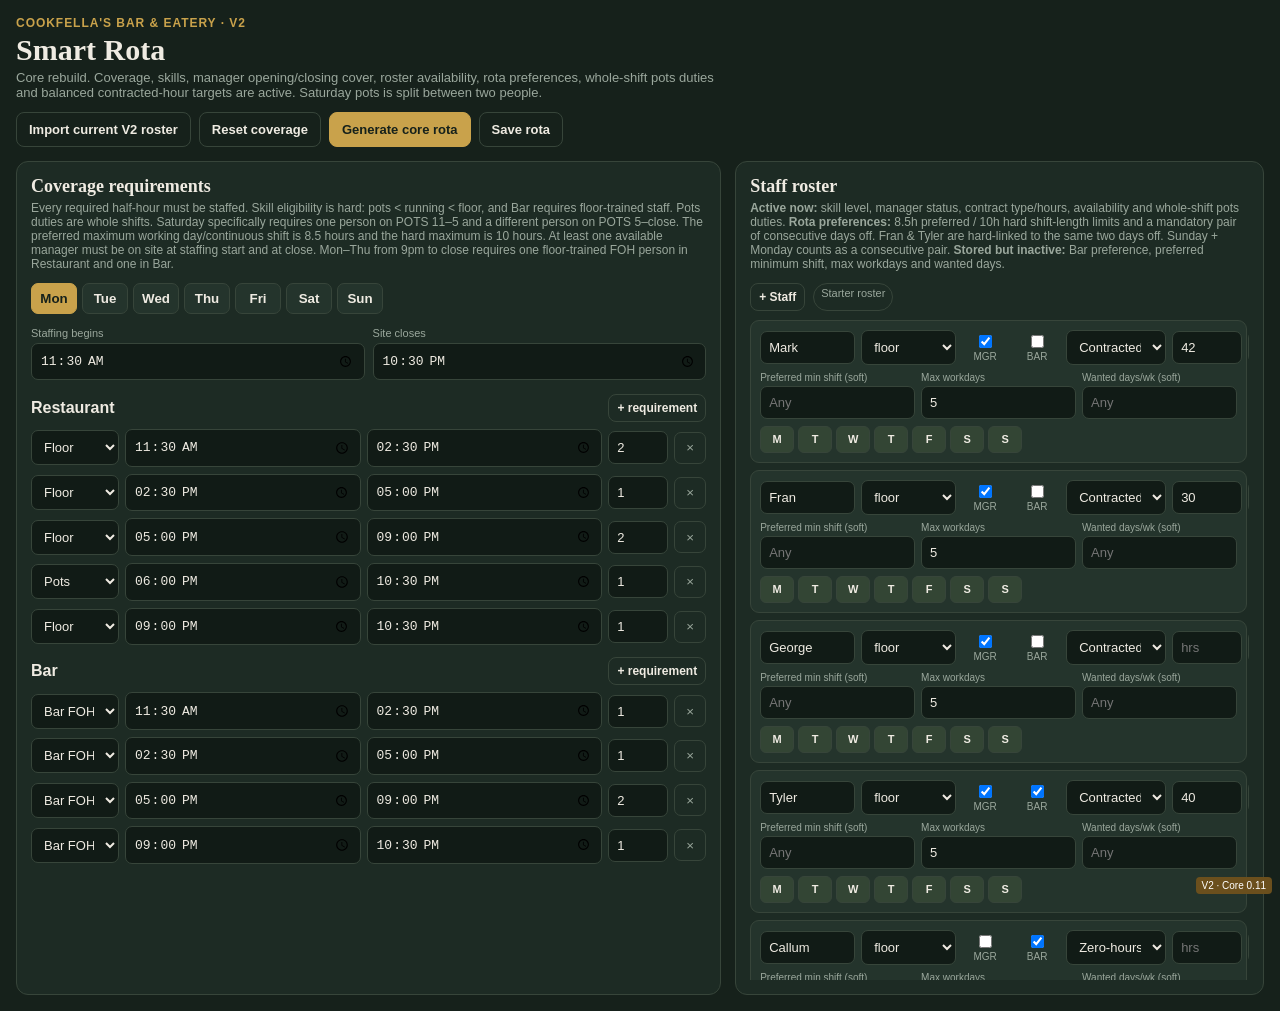
<file: v2/index.html>
<!DOCTYPE html>
<html lang="en">
<head>
<meta charset="UTF-8" />
<meta name="viewport" content="width=device-width, initial-scale=1.0" />
<title>Cookfella's Smart Rota V2</title>
<link rel="stylesheet" href="./style.css?v=20260817-1030" />
<style>
  .rules{display:none!important}
</style>
</head>
<body>
<div class="app">
  <div class="top">
    <div>
      <div class="eyebrow">Cookfella's Bar &amp; Eatery · V2</div>
      <div class="title">Smart Rota</div>
      <div class="sub">Core rebuild. Coverage, skills, manager opening/closing cover, roster availability, rota preferences, whole-shift pots duties and balanced contracted-hour targets are active. Saturday pots is split between two people.</div>
    </div>
    <div class="actions">
      <button class="btn" id="importLegacy">Import current V2 roster</button>
      <button class="btn" id="resetCoverage">Reset coverage</button>
      <button class="btn primary" id="generate">Generate core rota</button>
      <button class="btn" id="download" disabled>Save rota</button>
    </div>
  </div>

  <div class="grid">
    <section class="panel">
      <h2>Coverage requirements</h2>
      <p class="hint">Every required half-hour must be staffed. Skill eligibility is hard: pots &lt; running &lt; floor, and Bar requires floor-trained staff. Pots duties are whole shifts. Saturday specifically requires one person on POTS 11–5 and a different person on POTS 5–close. The preferred maximum working day/continuous shift is 8.5 hours and the hard maximum is 10 hours. At least one available manager must be on site at staffing start and at close. Mon–Thu from 9pm to close requires one floor-trained FOH person in Restaurant and one in Bar.</p>
      <div class="daytabs" id="dayTabs"></div>
      <div class="hoursRow">
        <div class="field"><label>Staffing begins</label><input type="time" id="siteOpen"></div>
        <div class="field"><label>Site closes</label><input type="time" id="siteClose"></div>
      </div>
      <div id="coverageEditor"></div>
      <div class="rules">
        <input id="splitGap" type="number"><input id="maxContinuous" type="number"><input id="maxOT" type="number"><input id="twoOff" type="checkbox"><input id="minGeneratedShift" type="number"><input id="flexOverstaff" type="number"><input id="flexBudget" type="number">
      </div>
    </section>

    <section class="panel">
      <h2>Staff roster</h2>
      <p class="hint"><strong>Active now:</strong> skill level, manager status, contract type/hours, availability and whole-shift pots duties. <strong>Rota preferences:</strong> 8.5h preferred / 10h hard shift-length limits and a mandatory pair of consecutive days off. Fran &amp; Tyler are hard-linked to the same two days off. Sunday + Monday counts as a consecutive pair. <strong>Stored but inactive:</strong> Bar preference, preferred minimum shift, max workdays and wanted days.</p>
      <div class="actions" style="margin-bottom:9px"><button class="btn small" id="addStaff">+ Staff</button><span class="badge" id="staffSource"></span></div>
      <div class="staffList" id="staffList"></div>
    </section>
  </div>

  <section class="panel results" id="resultsPanel" style="display:none">
    <h2>Generated rota</h2>
    <p class="hint" id="resultHint"></p>
    <div class="metrics" id="metrics"></div>
    <div id="warnings"></div>
    <div class="rotaGrid" id="rotaGrid"></div>
    <div class="footerNote">V2 Core 0.11 keeps coverage, skills, roster availability, manager opening/closing cover, consecutive days off and whole-shift pots duties hard. Saturday has separate 11–5 and 5–close pots duties worked by different people. Rota preferences target a maximum of 8.5 hours per day/continuous run, with an absolute 10 hour ceiling so open-to-close 11+ hour shifts cannot be generated. Exported Restaurant rotas continue to label POTS and RUNNING duties. Minimum-shift, workday-count, split-gap and Bar-preference rules remain inactive.</div>
  </section>
</div>
<div class="build">V2 · Core 0.11</div>
<script src="./smart.js?v=20260817-1006"></script>
<script src="./weekday-close-coverage.js?v=20260817-1302"></script>
<script src="./export-fix.js?v=20260817-1352"></script>
<script src="./baseline-optimizer.js?v=20260817-1418"></script>
<script src="./two-days-off.js?v=20260817-1408"></script>
</body>
</html>
</file>
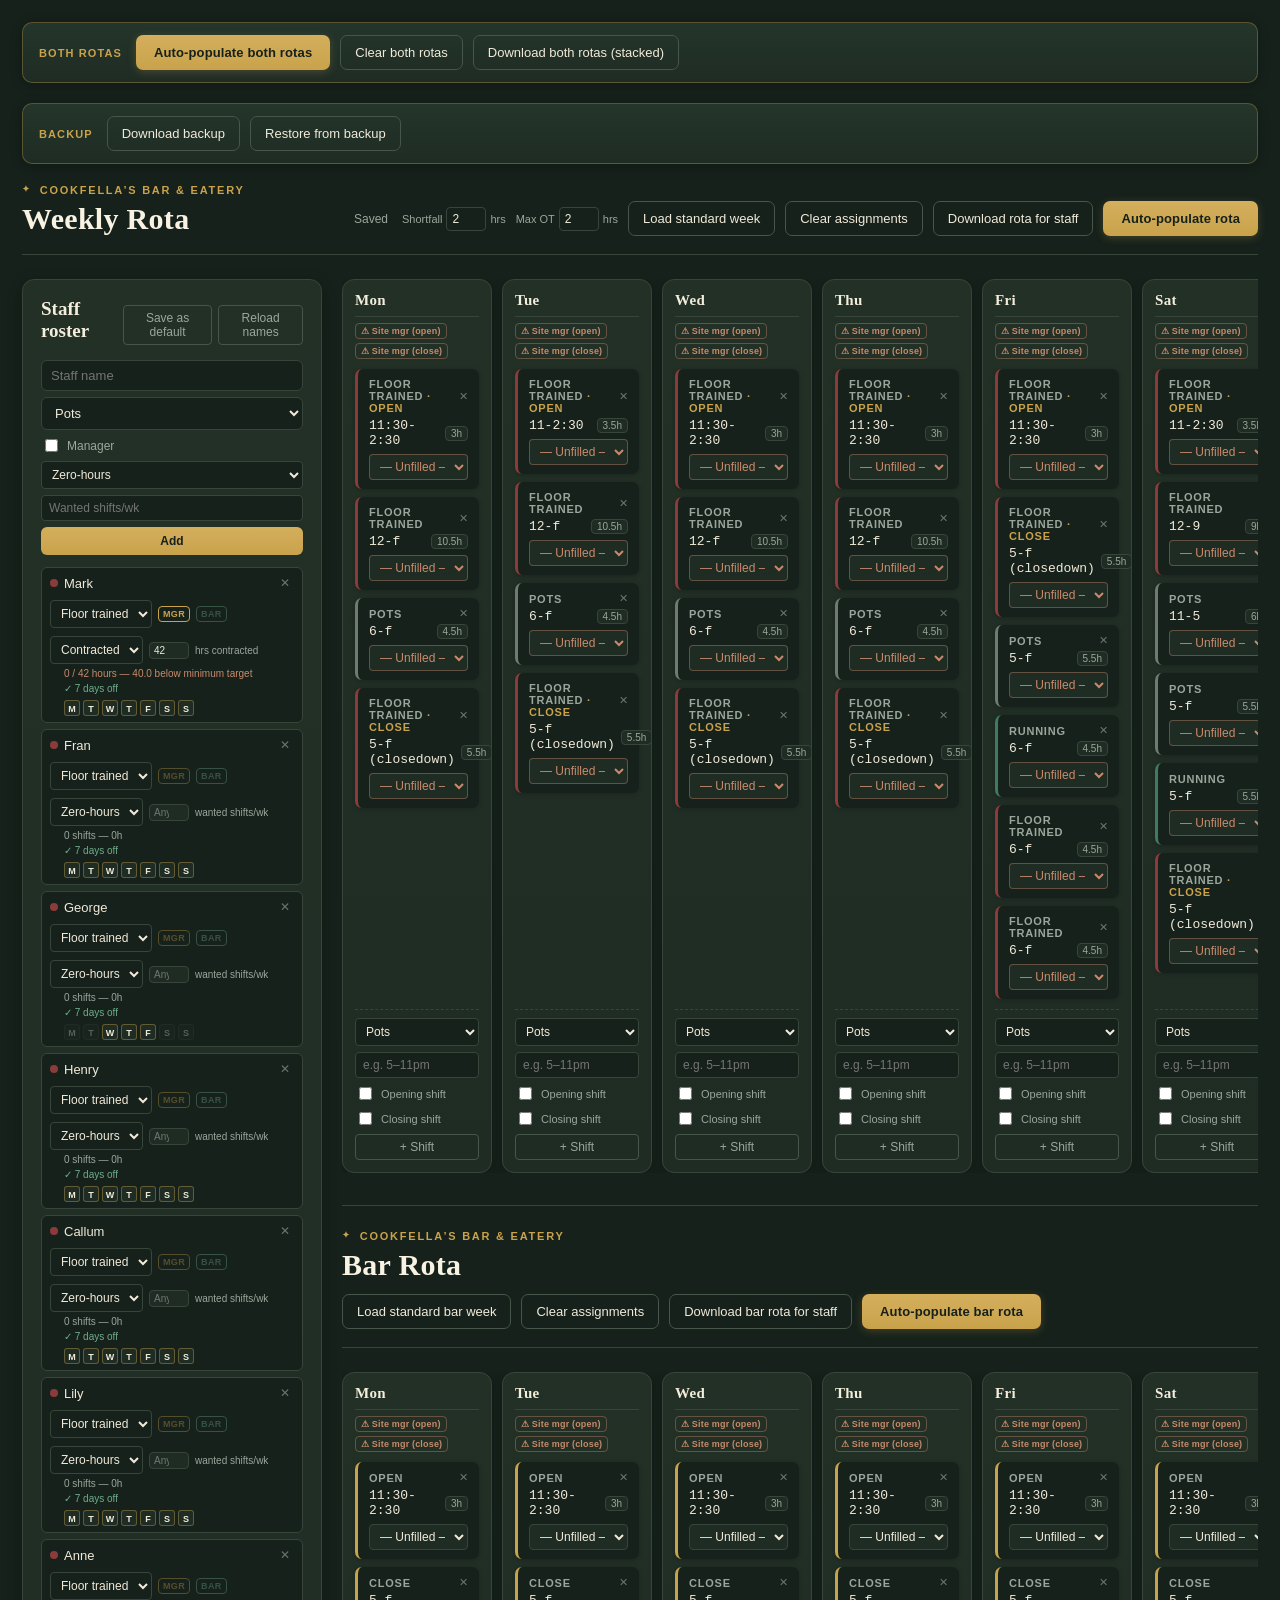
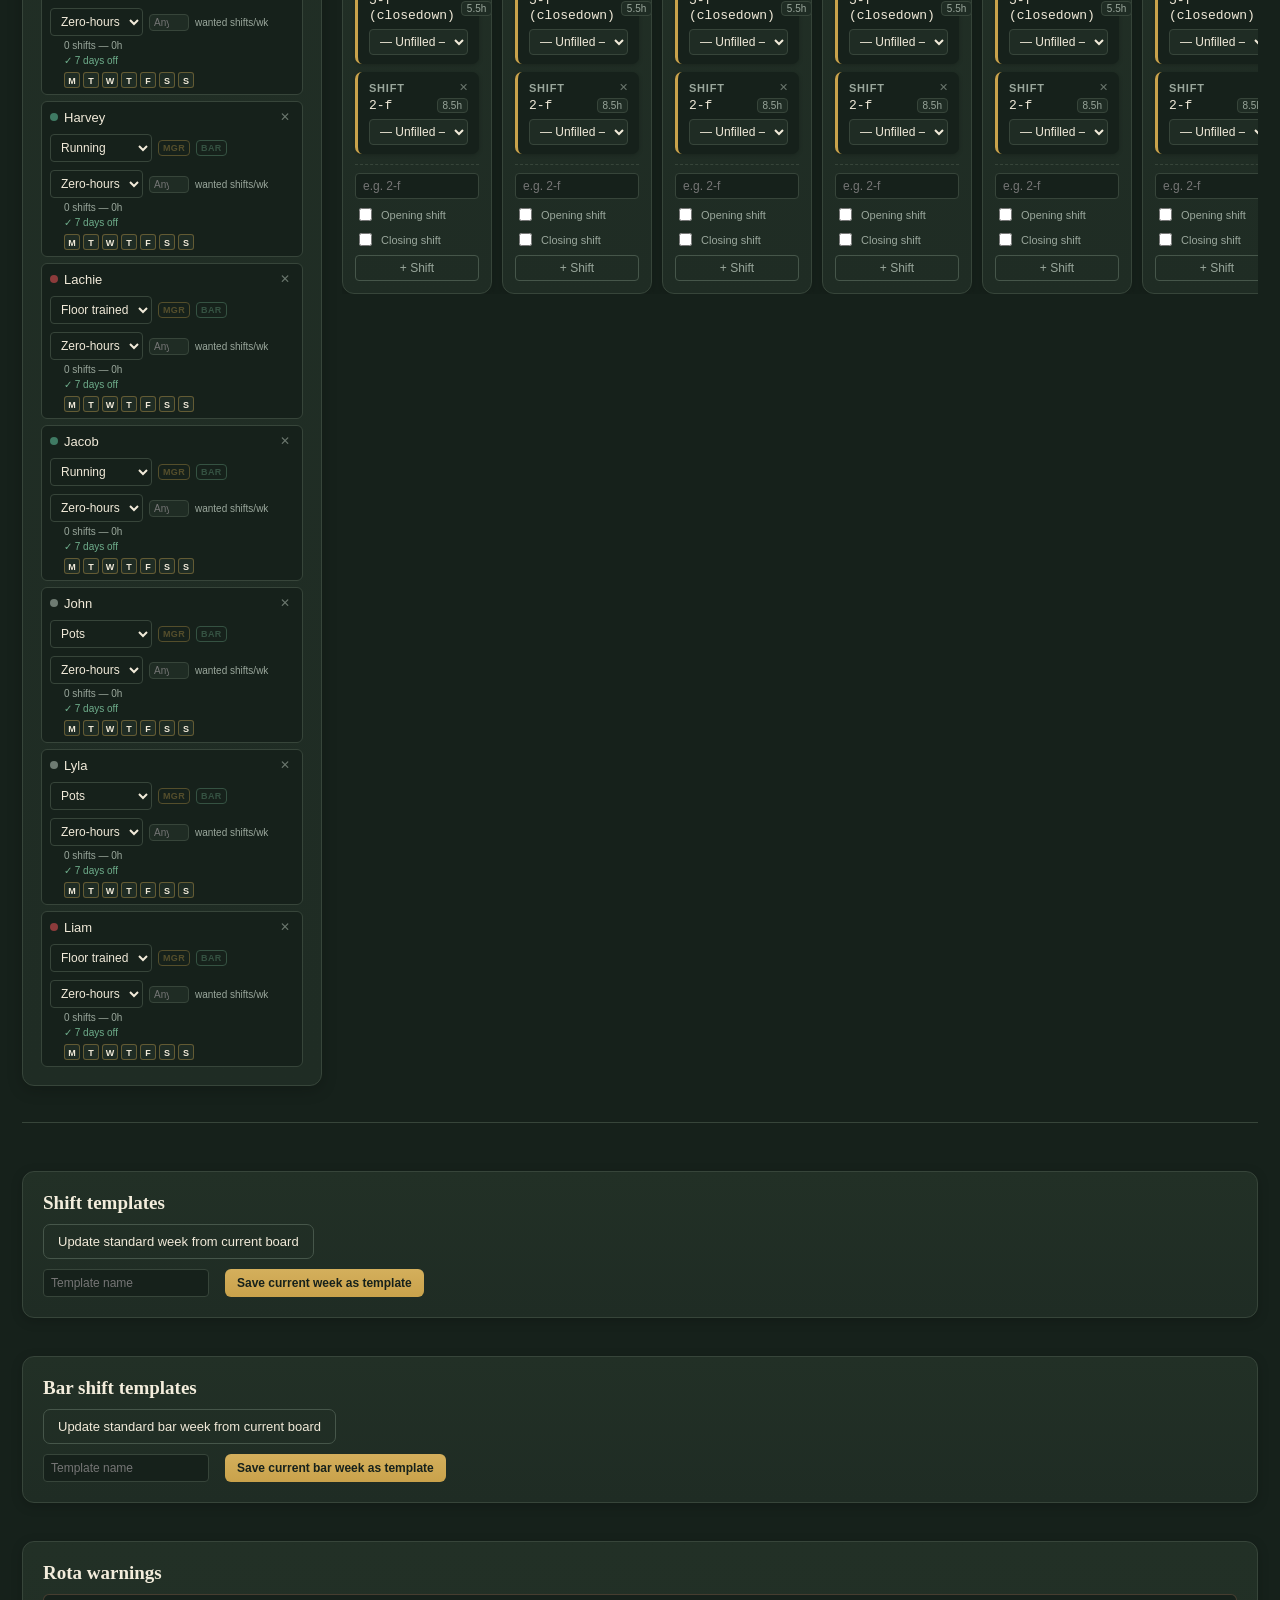
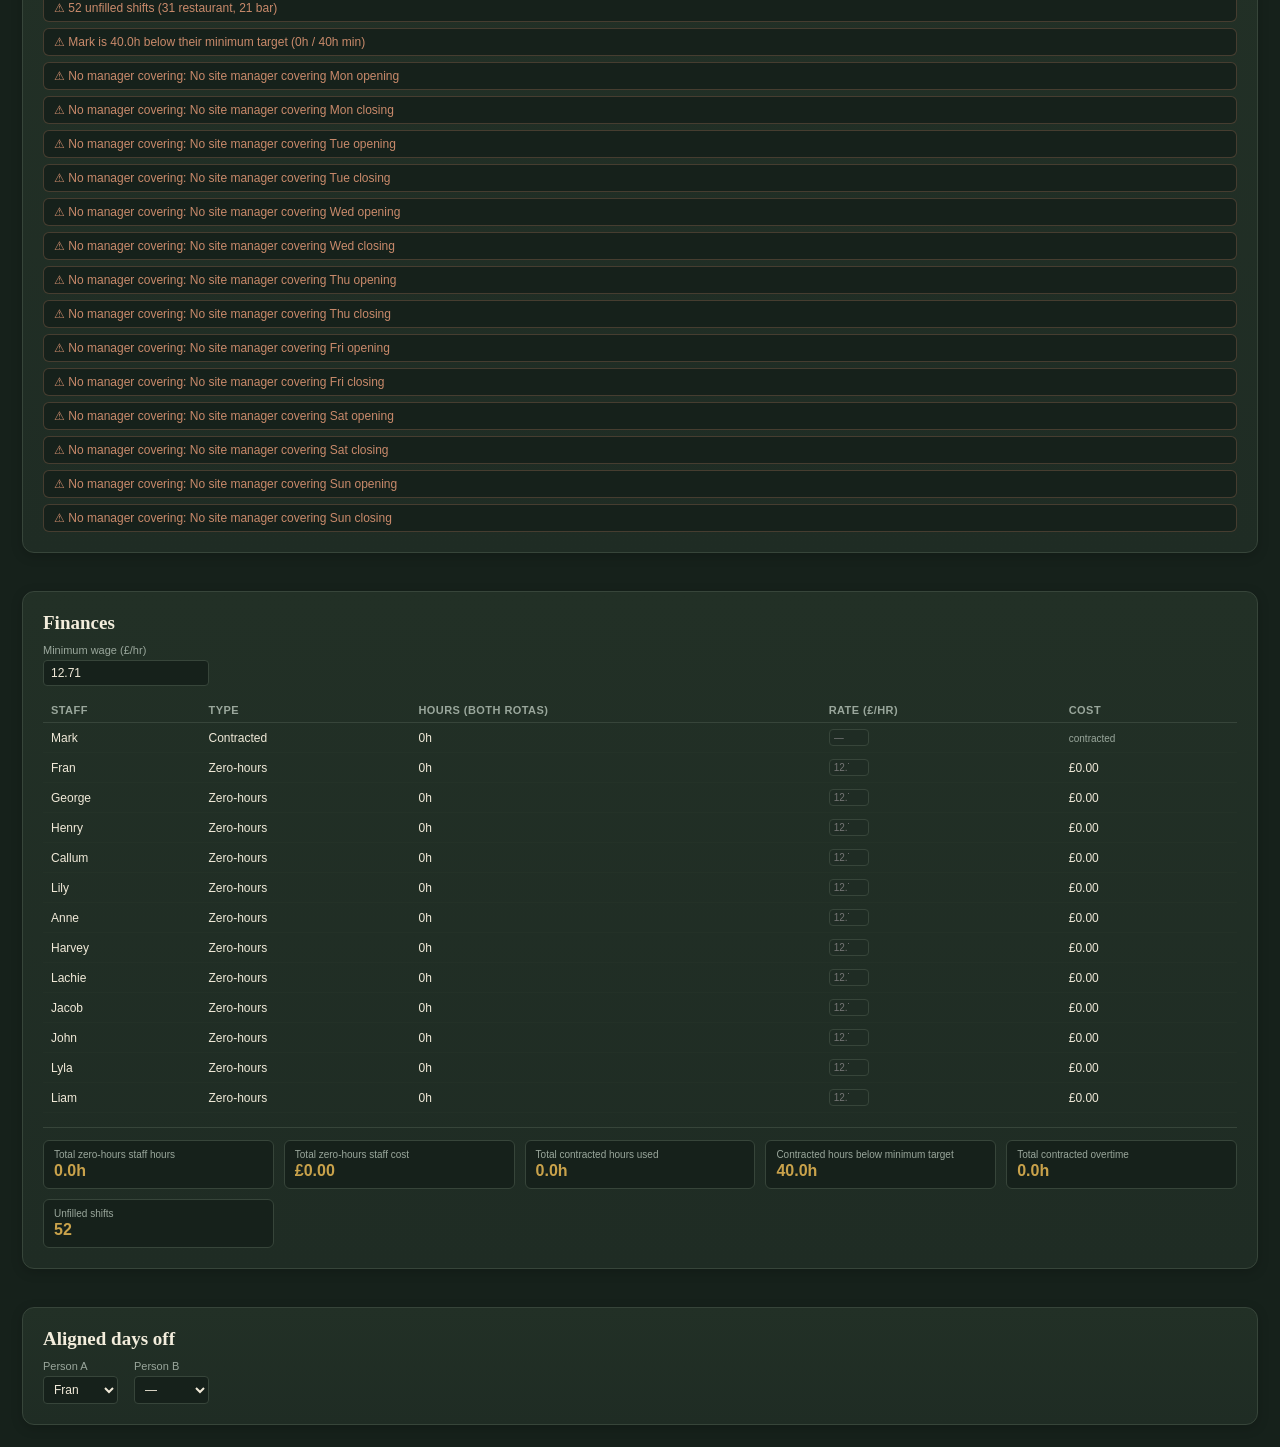
<file: Index.html.html>
<!DOCTYPE html>
<html lang="en">
<head>
<meta charset="UTF-8" />
<meta name="viewport" content="width=device-width, initial-scale=1.0" />
<title>Cookfella's Bar & Eatery — Rota</title>
<style>
  html, body { margin: 0; padding: 0; background: #16211B; }
  #root { min-height: 100vh; }
  #loading-note {
    font-family: -apple-system, BlinkMacSystemFont, 'Segoe UI', sans-serif;
    color: #9AA79C; text-align: center; padding: 40px;
  }
</style>
</head>
<body>
<div id="root"><div id="loading-note">Loading rota…</div></div>

<script>
// ---- React (production, UMD) ----
/**
 * @license React
 * react.production.min.js
 *
 * Copyright (c) Facebook, Inc. and its affiliates.
 *
 * This source code is licensed under the MIT license found in the
 * LICENSE file in the root directory of this source tree.
 */
(function(){'use strict';(function(c,x){"object"===typeof exports&&"undefined"!==typeof module?x(exports):"function"===typeof define&&define.amd?define(["exports"],x):(c=c||self,x(c.React={}))})(this,function(c){function x(a){if(null===a||"object"!==typeof a)return null;a=V&&a[V]||a["@@iterator"];return"function"===typeof a?a:null}function w(a,b,e){this.props=a;this.context=b;this.refs=W;this.updater=e||X}function Y(){}function K(a,b,e){this.props=a;this.context=b;this.refs=W;this.updater=e||X}function Z(a,b,
e){var m,d={},c=null,h=null;if(null!=b)for(m in void 0!==b.ref&&(h=b.ref),void 0!==b.key&&(c=""+b.key),b)aa.call(b,m)&&!ba.hasOwnProperty(m)&&(d[m]=b[m]);var l=arguments.length-2;if(1===l)d.children=e;else if(1<l){for(var f=Array(l),k=0;k<l;k++)f[k]=arguments[k+2];d.children=f}if(a&&a.defaultProps)for(m in l=a.defaultProps,l)void 0===d[m]&&(d[m]=l[m]);return{$$typeof:y,type:a,key:c,ref:h,props:d,_owner:L.current}}function oa(a,b){return{$$typeof:y,type:a.type,key:b,ref:a.ref,props:a.props,_owner:a._owner}}
function M(a){return"object"===typeof a&&null!==a&&a.$$typeof===y}function pa(a){var b={"=":"=0",":":"=2"};return"$"+a.replace(/[=:]/g,function(a){return b[a]})}function N(a,b){return"object"===typeof a&&null!==a&&null!=a.key?pa(""+a.key):b.toString(36)}function B(a,b,e,m,d){var c=typeof a;if("undefined"===c||"boolean"===c)a=null;var h=!1;if(null===a)h=!0;else switch(c){case "string":case "number":h=!0;break;case "object":switch(a.$$typeof){case y:case qa:h=!0}}if(h)return h=a,d=d(h),a=""===m?"."+
N(h,0):m,ca(d)?(e="",null!=a&&(e=a.replace(da,"$&/")+"/"),B(d,b,e,"",function(a){return a})):null!=d&&(M(d)&&(d=oa(d,e+(!d.key||h&&h.key===d.key?"":(""+d.key).replace(da,"$&/")+"/")+a)),b.push(d)),1;h=0;m=""===m?".":m+":";if(ca(a))for(var l=0;l<a.length;l++){c=a[l];var f=m+N(c,l);h+=B(c,b,e,f,d)}else if(f=x(a),"function"===typeof f)for(a=f.call(a),l=0;!(c=a.next()).done;)c=c.value,f=m+N(c,l++),h+=B(c,b,e,f,d);else if("object"===c)throw b=String(a),Error("Objects are not valid as a React child (found: "+
("[object Object]"===b?"object with keys {"+Object.keys(a).join(", ")+"}":b)+"). If you meant to render a collection of children, use an array instead.");return h}function C(a,b,e){if(null==a)return a;var c=[],d=0;B(a,c,"","",function(a){return b.call(e,a,d++)});return c}function ra(a){if(-1===a._status){var b=a._result;b=b();b.then(function(b){if(0===a._status||-1===a._status)a._status=1,a._result=b},function(b){if(0===a._status||-1===a._status)a._status=2,a._result=b});-1===a._status&&(a._status=
0,a._result=b)}if(1===a._status)return a._result.default;throw a._result;}function O(a,b){var e=a.length;a.push(b);a:for(;0<e;){var c=e-1>>>1,d=a[c];if(0<D(d,b))a[c]=b,a[e]=d,e=c;else break a}}function p(a){return 0===a.length?null:a[0]}function E(a){if(0===a.length)return null;var b=a[0],e=a.pop();if(e!==b){a[0]=e;a:for(var c=0,d=a.length,k=d>>>1;c<k;){var h=2*(c+1)-1,l=a[h],f=h+1,g=a[f];if(0>D(l,e))f<d&&0>D(g,l)?(a[c]=g,a[f]=e,c=f):(a[c]=l,a[h]=e,c=h);else if(f<d&&0>D(g,e))a[c]=g,a[f]=e,c=f;else break a}}return b}
function D(a,b){var c=a.sortIndex-b.sortIndex;return 0!==c?c:a.id-b.id}function P(a){for(var b=p(r);null!==b;){if(null===b.callback)E(r);else if(b.startTime<=a)E(r),b.sortIndex=b.expirationTime,O(q,b);else break;b=p(r)}}function Q(a){z=!1;P(a);if(!u)if(null!==p(q))u=!0,R(S);else{var b=p(r);null!==b&&T(Q,b.startTime-a)}}function S(a,b){u=!1;z&&(z=!1,ea(A),A=-1);F=!0;var c=k;try{P(b);for(n=p(q);null!==n&&(!(n.expirationTime>b)||a&&!fa());){var m=n.callback;if("function"===typeof m){n.callback=null;
k=n.priorityLevel;var d=m(n.expirationTime<=b);b=v();"function"===typeof d?n.callback=d:n===p(q)&&E(q);P(b)}else E(q);n=p(q)}if(null!==n)var g=!0;else{var h=p(r);null!==h&&T(Q,h.startTime-b);g=!1}return g}finally{n=null,k=c,F=!1}}function fa(){return v()-ha<ia?!1:!0}function R(a){G=a;H||(H=!0,I())}function T(a,b){A=ja(function(){a(v())},b)}function ka(a){throw Error("act(...) is not supported in production builds of React.");}var y=Symbol.for("react.element"),qa=Symbol.for("react.portal"),sa=Symbol.for("react.fragment"),
ta=Symbol.for("react.strict_mode"),ua=Symbol.for("react.profiler"),va=Symbol.for("react.provider"),wa=Symbol.for("react.context"),xa=Symbol.for("react.forward_ref"),ya=Symbol.for("react.suspense"),za=Symbol.for("react.memo"),Aa=Symbol.for("react.lazy"),V=Symbol.iterator,X={isMounted:function(a){return!1},enqueueForceUpdate:function(a,b,c){},enqueueReplaceState:function(a,b,c,m){},enqueueSetState:function(a,b,c,m){}},la=Object.assign,W={};w.prototype.isReactComponent={};w.prototype.setState=function(a,
b){if("object"!==typeof a&&"function"!==typeof a&&null!=a)throw Error("setState(...): takes an object of state variables to update or a function which returns an object of state variables.");this.updater.enqueueSetState(this,a,b,"setState")};w.prototype.forceUpdate=function(a){this.updater.enqueueForceUpdate(this,a,"forceUpdate")};Y.prototype=w.prototype;var t=K.prototype=new Y;t.constructor=K;la(t,w.prototype);t.isPureReactComponent=!0;var ca=Array.isArray,aa=Object.prototype.hasOwnProperty,L={current:null},
ba={key:!0,ref:!0,__self:!0,__source:!0},da=/\/+/g,g={current:null},J={transition:null};if("object"===typeof performance&&"function"===typeof performance.now){var Ba=performance;var v=function(){return Ba.now()}}else{var ma=Date,Ca=ma.now();v=function(){return ma.now()-Ca}}var q=[],r=[],Da=1,n=null,k=3,F=!1,u=!1,z=!1,ja="function"===typeof setTimeout?setTimeout:null,ea="function"===typeof clearTimeout?clearTimeout:null,na="undefined"!==typeof setImmediate?setImmediate:null;"undefined"!==typeof navigator&&
void 0!==navigator.scheduling&&void 0!==navigator.scheduling.isInputPending&&navigator.scheduling.isInputPending.bind(navigator.scheduling);var H=!1,G=null,A=-1,ia=5,ha=-1,U=function(){if(null!==G){var a=v();ha=a;var b=!0;try{b=G(!0,a)}finally{b?I():(H=!1,G=null)}}else H=!1};if("function"===typeof na)var I=function(){na(U)};else if("undefined"!==typeof MessageChannel){t=new MessageChannel;var Ea=t.port2;t.port1.onmessage=U;I=function(){Ea.postMessage(null)}}else I=function(){ja(U,0)};t={ReactCurrentDispatcher:g,
ReactCurrentOwner:L,ReactCurrentBatchConfig:J,Scheduler:{__proto__:null,unstable_ImmediatePriority:1,unstable_UserBlockingPriority:2,unstable_NormalPriority:3,unstable_IdlePriority:5,unstable_LowPriority:4,unstable_runWithPriority:function(a,b){switch(a){case 1:case 2:case 3:case 4:case 5:break;default:a=3}var c=k;k=a;try{return b()}finally{k=c}},unstable_next:function(a){switch(k){case 1:case 2:case 3:var b=3;break;default:b=k}var c=k;k=b;try{return a()}finally{k=c}},unstable_scheduleCallback:function(a,
b,c){var e=v();"object"===typeof c&&null!==c?(c=c.delay,c="number"===typeof c&&0<c?e+c:e):c=e;switch(a){case 1:var d=-1;break;case 2:d=250;break;case 5:d=1073741823;break;case 4:d=1E4;break;default:d=5E3}d=c+d;a={id:Da++,callback:b,priorityLevel:a,startTime:c,expirationTime:d,sortIndex:-1};c>e?(a.sortIndex=c,O(r,a),null===p(q)&&a===p(r)&&(z?(ea(A),A=-1):z=!0,T(Q,c-e))):(a.sortIndex=d,O(q,a),u||F||(u=!0,R(S)));return a},unstable_cancelCallback:function(a){a.callback=null},unstable_wrapCallback:function(a){var b=
k;return function(){var c=k;k=b;try{return a.apply(this,arguments)}finally{k=c}}},unstable_getCurrentPriorityLevel:function(){return k},unstable_shouldYield:fa,unstable_requestPaint:function(){},unstable_continueExecution:function(){u||F||(u=!0,R(S))},unstable_pauseExecution:function(){},unstable_getFirstCallbackNode:function(){return p(q)},get unstable_now(){return v},unstable_forceFrameRate:function(a){0>a||125<a?console.error("forceFrameRate takes a positive int between 0 and 125, forcing frame rates higher than 125 fps is not supported"):
ia=0<a?Math.floor(1E3/a):5},unstable_Profiling:null}};c.Children={map:C,forEach:function(a,b,c){C(a,function(){b.apply(this,arguments)},c)},count:function(a){var b=0;C(a,function(){b++});return b},toArray:function(a){return C(a,function(a){return a})||[]},only:function(a){if(!M(a))throw Error("React.Children.only expected to receive a single React element child.");return a}};c.Component=w;c.Fragment=sa;c.Profiler=ua;c.PureComponent=K;c.StrictMode=ta;c.Suspense=ya;c.__SECRET_INTERNALS_DO_NOT_USE_OR_YOU_WILL_BE_FIRED=
t;c.act=ka;c.cloneElement=function(a,b,c){if(null===a||void 0===a)throw Error("React.cloneElement(...): The argument must be a React element, but you passed "+a+".");var e=la({},a.props),d=a.key,k=a.ref,h=a._owner;if(null!=b){void 0!==b.ref&&(k=b.ref,h=L.current);void 0!==b.key&&(d=""+b.key);if(a.type&&a.type.defaultProps)var l=a.type.defaultProps;for(f in b)aa.call(b,f)&&!ba.hasOwnProperty(f)&&(e[f]=void 0===b[f]&&void 0!==l?l[f]:b[f])}var f=arguments.length-2;if(1===f)e.children=c;else if(1<f){l=
Array(f);for(var g=0;g<f;g++)l[g]=arguments[g+2];e.children=l}return{$$typeof:y,type:a.type,key:d,ref:k,props:e,_owner:h}};c.createContext=function(a){a={$$typeof:wa,_currentValue:a,_currentValue2:a,_threadCount:0,Provider:null,Consumer:null,_defaultValue:null,_globalName:null};a.Provider={$$typeof:va,_context:a};return a.Consumer=a};c.createElement=Z;c.createFactory=function(a){var b=Z.bind(null,a);b.type=a;return b};c.createRef=function(){return{current:null}};c.forwardRef=function(a){return{$$typeof:xa,
render:a}};c.isValidElement=M;c.lazy=function(a){return{$$typeof:Aa,_payload:{_status:-1,_result:a},_init:ra}};c.memo=function(a,b){return{$$typeof:za,type:a,compare:void 0===b?null:b}};c.startTransition=function(a,b){b=J.transition;J.transition={};try{a()}finally{J.transition=b}};c.unstable_act=ka;c.useCallback=function(a,b){return g.current.useCallback(a,b)};c.useContext=function(a){return g.current.useContext(a)};c.useDebugValue=function(a,b){};c.useDeferredValue=function(a){return g.current.useDeferredValue(a)};
c.useEffect=function(a,b){return g.current.useEffect(a,b)};c.useId=function(){return g.current.useId()};c.useImperativeHandle=function(a,b,c){return g.current.useImperativeHandle(a,b,c)};c.useInsertionEffect=function(a,b){return g.current.useInsertionEffect(a,b)};c.useLayoutEffect=function(a,b){return g.current.useLayoutEffect(a,b)};c.useMemo=function(a,b){return g.current.useMemo(a,b)};c.useReducer=function(a,b,c){return g.current.useReducer(a,b,c)};c.useRef=function(a){return g.current.useRef(a)};
c.useState=function(a){return g.current.useState(a)};c.useSyncExternalStore=function(a,b,c){return g.current.useSyncExternalStore(a,b,c)};c.useTransition=function(){return g.current.useTransition()};c.version="18.3.1"});
})();
</script>
<script>
// ---- ReactDOM (production, UMD) ----
/**
 * @license React
 * react-dom.production.min.js
 *
 * Copyright (c) Facebook, Inc. and its affiliates.
 *
 * This source code is licensed under the MIT license found in the
 * LICENSE file in the root directory of this source tree.
 */
(function(){/*
 Modernizr 3.0.0pre (Custom Build) | MIT
*/
'use strict';(function(Q,zb){"object"===typeof exports&&"undefined"!==typeof module?zb(exports,require("react")):"function"===typeof define&&define.amd?define(["exports","react"],zb):(Q=Q||self,zb(Q.ReactDOM={},Q.React))})(this,function(Q,zb){function m(a){for(var b="https://reactjs.org/docs/error-decoder.html?invariant="+a,c=1;c<arguments.length;c++)b+="&args[]="+encodeURIComponent(arguments[c]);return"Minified React error #"+a+"; visit "+b+" for the full message or use the non-minified dev environment for full errors and additional helpful warnings."}
function mb(a,b){Ab(a,b);Ab(a+"Capture",b)}function Ab(a,b){$b[a]=b;for(a=0;a<b.length;a++)cg.add(b[a])}function bj(a){if(Zd.call(dg,a))return!0;if(Zd.call(eg,a))return!1;if(cj.test(a))return dg[a]=!0;eg[a]=!0;return!1}function dj(a,b,c,d){if(null!==c&&0===c.type)return!1;switch(typeof b){case "function":case "symbol":return!0;case "boolean":if(d)return!1;if(null!==c)return!c.acceptsBooleans;a=a.toLowerCase().slice(0,5);return"data-"!==a&&"aria-"!==a;default:return!1}}function ej(a,b,c,d){if(null===
b||"undefined"===typeof b||dj(a,b,c,d))return!0;if(d)return!1;if(null!==c)switch(c.type){case 3:return!b;case 4:return!1===b;case 5:return isNaN(b);case 6:return isNaN(b)||1>b}return!1}function Y(a,b,c,d,e,f,g){this.acceptsBooleans=2===b||3===b||4===b;this.attributeName=d;this.attributeNamespace=e;this.mustUseProperty=c;this.propertyName=a;this.type=b;this.sanitizeURL=f;this.removeEmptyString=g}function $d(a,b,c,d){var e=R.hasOwnProperty(b)?R[b]:null;if(null!==e?0!==e.type:d||!(2<b.length)||"o"!==
b[0]&&"O"!==b[0]||"n"!==b[1]&&"N"!==b[1])ej(b,c,e,d)&&(c=null),d||null===e?bj(b)&&(null===c?a.removeAttribute(b):a.setAttribute(b,""+c)):e.mustUseProperty?a[e.propertyName]=null===c?3===e.type?!1:"":c:(b=e.attributeName,d=e.attributeNamespace,null===c?a.removeAttribute(b):(e=e.type,c=3===e||4===e&&!0===c?"":""+c,d?a.setAttributeNS(d,b,c):a.setAttribute(b,c)))}function ac(a){if(null===a||"object"!==typeof a)return null;a=fg&&a[fg]||a["@@iterator"];return"function"===typeof a?a:null}function bc(a,b,
c){if(void 0===ae)try{throw Error();}catch(d){ae=(b=d.stack.trim().match(/\n( *(at )?)/))&&b[1]||""}return"\n"+ae+a}function be(a,b){if(!a||ce)return"";ce=!0;var c=Error.prepareStackTrace;Error.prepareStackTrace=void 0;try{if(b)if(b=function(){throw Error();},Object.defineProperty(b.prototype,"props",{set:function(){throw Error();}}),"object"===typeof Reflect&&Reflect.construct){try{Reflect.construct(b,[])}catch(n){var d=n}Reflect.construct(a,[],b)}else{try{b.call()}catch(n){d=n}a.call(b.prototype)}else{try{throw Error();
}catch(n){d=n}a()}}catch(n){if(n&&d&&"string"===typeof n.stack){for(var e=n.stack.split("\n"),f=d.stack.split("\n"),g=e.length-1,h=f.length-1;1<=g&&0<=h&&e[g]!==f[h];)h--;for(;1<=g&&0<=h;g--,h--)if(e[g]!==f[h]){if(1!==g||1!==h){do if(g--,h--,0>h||e[g]!==f[h]){var k="\n"+e[g].replace(" at new "," at ");a.displayName&&k.includes("<anonymous>")&&(k=k.replace("<anonymous>",a.displayName));return k}while(1<=g&&0<=h)}break}}}finally{ce=!1,Error.prepareStackTrace=c}return(a=a?a.displayName||a.name:"")?bc(a):
""}function fj(a){switch(a.tag){case 5:return bc(a.type);case 16:return bc("Lazy");case 13:return bc("Suspense");case 19:return bc("SuspenseList");case 0:case 2:case 15:return a=be(a.type,!1),a;case 11:return a=be(a.type.render,!1),a;case 1:return a=be(a.type,!0),a;default:return""}}function de(a){if(null==a)return null;if("function"===typeof a)return a.displayName||a.name||null;if("string"===typeof a)return a;switch(a){case Bb:return"Fragment";case Cb:return"Portal";case ee:return"Profiler";case fe:return"StrictMode";
case ge:return"Suspense";case he:return"SuspenseList"}if("object"===typeof a)switch(a.$$typeof){case gg:return(a.displayName||"Context")+".Consumer";case hg:return(a._context.displayName||"Context")+".Provider";case ie:var b=a.render;a=a.displayName;a||(a=b.displayName||b.name||"",a=""!==a?"ForwardRef("+a+")":"ForwardRef");return a;case je:return b=a.displayName||null,null!==b?b:de(a.type)||"Memo";case Ta:b=a._payload;a=a._init;try{return de(a(b))}catch(c){}}return null}function gj(a){var b=a.type;
switch(a.tag){case 24:return"Cache";case 9:return(b.displayName||"Context")+".Consumer";case 10:return(b._context.displayName||"Context")+".Provider";case 18:return"DehydratedFragment";case 11:return a=b.render,a=a.displayName||a.name||"",b.displayName||(""!==a?"ForwardRef("+a+")":"ForwardRef");case 7:return"Fragment";case 5:return b;case 4:return"Portal";case 3:return"Root";case 6:return"Text";case 16:return de(b);case 8:return b===fe?"StrictMode":"Mode";case 22:return"Offscreen";case 12:return"Profiler";
case 21:return"Scope";case 13:return"Suspense";case 19:return"SuspenseList";case 25:return"TracingMarker";case 1:case 0:case 17:case 2:case 14:case 15:if("function"===typeof b)return b.displayName||b.name||null;if("string"===typeof b)return b}return null}function Ua(a){switch(typeof a){case "boolean":case "number":case "string":case "undefined":return a;case "object":return a;default:return""}}function ig(a){var b=a.type;return(a=a.nodeName)&&"input"===a.toLowerCase()&&("checkbox"===b||"radio"===
b)}function hj(a){var b=ig(a)?"checked":"value",c=Object.getOwnPropertyDescriptor(a.constructor.prototype,b),d=""+a[b];if(!a.hasOwnProperty(b)&&"undefined"!==typeof c&&"function"===typeof c.get&&"function"===typeof c.set){var e=c.get,f=c.set;Object.defineProperty(a,b,{configurable:!0,get:function(){return e.call(this)},set:function(a){d=""+a;f.call(this,a)}});Object.defineProperty(a,b,{enumerable:c.enumerable});return{getValue:function(){return d},setValue:function(a){d=""+a},stopTracking:function(){a._valueTracker=
null;delete a[b]}}}}function Pc(a){a._valueTracker||(a._valueTracker=hj(a))}function jg(a){if(!a)return!1;var b=a._valueTracker;if(!b)return!0;var c=b.getValue();var d="";a&&(d=ig(a)?a.checked?"true":"false":a.value);a=d;return a!==c?(b.setValue(a),!0):!1}function Qc(a){a=a||("undefined"!==typeof document?document:void 0);if("undefined"===typeof a)return null;try{return a.activeElement||a.body}catch(b){return a.body}}function ke(a,b){var c=b.checked;return E({},b,{defaultChecked:void 0,defaultValue:void 0,
value:void 0,checked:null!=c?c:a._wrapperState.initialChecked})}function kg(a,b){var c=null==b.defaultValue?"":b.defaultValue,d=null!=b.checked?b.checked:b.defaultChecked;c=Ua(null!=b.value?b.value:c);a._wrapperState={initialChecked:d,initialValue:c,controlled:"checkbox"===b.type||"radio"===b.type?null!=b.checked:null!=b.value}}function lg(a,b){b=b.checked;null!=b&&$d(a,"checked",b,!1)}function le(a,b){lg(a,b);var c=Ua(b.value),d=b.type;if(null!=c)if("number"===d){if(0===c&&""===a.value||a.value!=
c)a.value=""+c}else a.value!==""+c&&(a.value=""+c);else if("submit"===d||"reset"===d){a.removeAttribute("value");return}b.hasOwnProperty("value")?me(a,b.type,c):b.hasOwnProperty("defaultValue")&&me(a,b.type,Ua(b.defaultValue));null==b.checked&&null!=b.defaultChecked&&(a.defaultChecked=!!b.defaultChecked)}function mg(a,b,c){if(b.hasOwnProperty("value")||b.hasOwnProperty("defaultValue")){var d=b.type;if(!("submit"!==d&&"reset"!==d||void 0!==b.value&&null!==b.value))return;b=""+a._wrapperState.initialValue;
c||b===a.value||(a.value=b);a.defaultValue=b}c=a.name;""!==c&&(a.name="");a.defaultChecked=!!a._wrapperState.initialChecked;""!==c&&(a.name=c)}function me(a,b,c){if("number"!==b||Qc(a.ownerDocument)!==a)null==c?a.defaultValue=""+a._wrapperState.initialValue:a.defaultValue!==""+c&&(a.defaultValue=""+c)}function Db(a,b,c,d){a=a.options;if(b){b={};for(var e=0;e<c.length;e++)b["$"+c[e]]=!0;for(c=0;c<a.length;c++)e=b.hasOwnProperty("$"+a[c].value),a[c].selected!==e&&(a[c].selected=e),e&&d&&(a[c].defaultSelected=
!0)}else{c=""+Ua(c);b=null;for(e=0;e<a.length;e++){if(a[e].value===c){a[e].selected=!0;d&&(a[e].defaultSelected=!0);return}null!==b||a[e].disabled||(b=a[e])}null!==b&&(b.selected=!0)}}function ne(a,b){if(null!=b.dangerouslySetInnerHTML)throw Error(m(91));return E({},b,{value:void 0,defaultValue:void 0,children:""+a._wrapperState.initialValue})}function ng(a,b){var c=b.value;if(null==c){c=b.children;b=b.defaultValue;if(null!=c){if(null!=b)throw Error(m(92));if(cc(c)){if(1<c.length)throw Error(m(93));
c=c[0]}b=c}null==b&&(b="");c=b}a._wrapperState={initialValue:Ua(c)}}function og(a,b){var c=Ua(b.value),d=Ua(b.defaultValue);null!=c&&(c=""+c,c!==a.value&&(a.value=c),null==b.defaultValue&&a.defaultValue!==c&&(a.defaultValue=c));null!=d&&(a.defaultValue=""+d)}function pg(a,b){b=a.textContent;b===a._wrapperState.initialValue&&""!==b&&null!==b&&(a.value=b)}function qg(a){switch(a){case "svg":return"http://www.w3.org/2000/svg";case "math":return"http://www.w3.org/1998/Math/MathML";default:return"http://www.w3.org/1999/xhtml"}}
function oe(a,b){return null==a||"http://www.w3.org/1999/xhtml"===a?qg(b):"http://www.w3.org/2000/svg"===a&&"foreignObject"===b?"http://www.w3.org/1999/xhtml":a}function rg(a,b,c){return null==b||"boolean"===typeof b||""===b?"":c||"number"!==typeof b||0===b||dc.hasOwnProperty(a)&&dc[a]?(""+b).trim():b+"px"}function sg(a,b){a=a.style;for(var c in b)if(b.hasOwnProperty(c)){var d=0===c.indexOf("--"),e=rg(c,b[c],d);"float"===c&&(c="cssFloat");d?a.setProperty(c,e):a[c]=e}}function pe(a,b){if(b){if(ij[a]&&
(null!=b.children||null!=b.dangerouslySetInnerHTML))throw Error(m(137,a));if(null!=b.dangerouslySetInnerHTML){if(null!=b.children)throw Error(m(60));if("object"!==typeof b.dangerouslySetInnerHTML||!("__html"in b.dangerouslySetInnerHTML))throw Error(m(61));}if(null!=b.style&&"object"!==typeof b.style)throw Error(m(62));}}function qe(a,b){if(-1===a.indexOf("-"))return"string"===typeof b.is;switch(a){case "annotation-xml":case "color-profile":case "font-face":case "font-face-src":case "font-face-uri":case "font-face-format":case "font-face-name":case "missing-glyph":return!1;
default:return!0}}function re(a){a=a.target||a.srcElement||window;a.correspondingUseElement&&(a=a.correspondingUseElement);return 3===a.nodeType?a.parentNode:a}function tg(a){if(a=ec(a)){if("function"!==typeof se)throw Error(m(280));var b=a.stateNode;b&&(b=Rc(b),se(a.stateNode,a.type,b))}}function ug(a){Eb?Fb?Fb.push(a):Fb=[a]:Eb=a}function vg(){if(Eb){var a=Eb,b=Fb;Fb=Eb=null;tg(a);if(b)for(a=0;a<b.length;a++)tg(b[a])}}function wg(a,b,c){if(te)return a(b,c);te=!0;try{return xg(a,b,c)}finally{if(te=
!1,null!==Eb||null!==Fb)yg(),vg()}}function fc(a,b){var c=a.stateNode;if(null===c)return null;var d=Rc(c);if(null===d)return null;c=d[b];a:switch(b){case "onClick":case "onClickCapture":case "onDoubleClick":case "onDoubleClickCapture":case "onMouseDown":case "onMouseDownCapture":case "onMouseMove":case "onMouseMoveCapture":case "onMouseUp":case "onMouseUpCapture":case "onMouseEnter":(d=!d.disabled)||(a=a.type,d=!("button"===a||"input"===a||"select"===a||"textarea"===a));a=!d;break a;default:a=!1}if(a)return null;
if(c&&"function"!==typeof c)throw Error(m(231,b,typeof c));return c}function jj(a,b,c,d,e,f,g,h,k){gc=!1;Sc=null;kj.apply(lj,arguments)}function mj(a,b,c,d,e,f,g,h,k){jj.apply(this,arguments);if(gc){if(gc){var n=Sc;gc=!1;Sc=null}else throw Error(m(198));Tc||(Tc=!0,ue=n)}}function nb(a){var b=a,c=a;if(a.alternate)for(;b.return;)b=b.return;else{a=b;do b=a,0!==(b.flags&4098)&&(c=b.return),a=b.return;while(a)}return 3===b.tag?c:null}function zg(a){if(13===a.tag){var b=a.memoizedState;null===b&&(a=a.alternate,
null!==a&&(b=a.memoizedState));if(null!==b)return b.dehydrated}return null}function Ag(a){if(nb(a)!==a)throw Error(m(188));}function nj(a){var b=a.alternate;if(!b){b=nb(a);if(null===b)throw Error(m(188));return b!==a?null:a}for(var c=a,d=b;;){var e=c.return;if(null===e)break;var f=e.alternate;if(null===f){d=e.return;if(null!==d){c=d;continue}break}if(e.child===f.child){for(f=e.child;f;){if(f===c)return Ag(e),a;if(f===d)return Ag(e),b;f=f.sibling}throw Error(m(188));}if(c.return!==d.return)c=e,d=f;
else{for(var g=!1,h=e.child;h;){if(h===c){g=!0;c=e;d=f;break}if(h===d){g=!0;d=e;c=f;break}h=h.sibling}if(!g){for(h=f.child;h;){if(h===c){g=!0;c=f;d=e;break}if(h===d){g=!0;d=f;c=e;break}h=h.sibling}if(!g)throw Error(m(189));}}if(c.alternate!==d)throw Error(m(190));}if(3!==c.tag)throw Error(m(188));return c.stateNode.current===c?a:b}function Bg(a){a=nj(a);return null!==a?Cg(a):null}function Cg(a){if(5===a.tag||6===a.tag)return a;for(a=a.child;null!==a;){var b=Cg(a);if(null!==b)return b;a=a.sibling}return null}
function oj(a,b){if(Ca&&"function"===typeof Ca.onCommitFiberRoot)try{Ca.onCommitFiberRoot(Uc,a,void 0,128===(a.current.flags&128))}catch(c){}}function pj(a){a>>>=0;return 0===a?32:31-(qj(a)/rj|0)|0}function hc(a){switch(a&-a){case 1:return 1;case 2:return 2;case 4:return 4;case 8:return 8;case 16:return 16;case 32:return 32;case 64:case 128:case 256:case 512:case 1024:case 2048:case 4096:case 8192:case 16384:case 32768:case 65536:case 131072:case 262144:case 524288:case 1048576:case 2097152:return a&
4194240;case 4194304:case 8388608:case 16777216:case 33554432:case 67108864:return a&130023424;case 134217728:return 134217728;case 268435456:return 268435456;case 536870912:return 536870912;case 1073741824:return 1073741824;default:return a}}function Vc(a,b){var c=a.pendingLanes;if(0===c)return 0;var d=0,e=a.suspendedLanes,f=a.pingedLanes,g=c&268435455;if(0!==g){var h=g&~e;0!==h?d=hc(h):(f&=g,0!==f&&(d=hc(f)))}else g=c&~e,0!==g?d=hc(g):0!==f&&(d=hc(f));if(0===d)return 0;if(0!==b&&b!==d&&0===(b&e)&&
(e=d&-d,f=b&-b,e>=f||16===e&&0!==(f&4194240)))return b;0!==(d&4)&&(d|=c&16);b=a.entangledLanes;if(0!==b)for(a=a.entanglements,b&=d;0<b;)c=31-ta(b),e=1<<c,d|=a[c],b&=~e;return d}function sj(a,b){switch(a){case 1:case 2:case 4:return b+250;case 8:case 16:case 32:case 64:case 128:case 256:case 512:case 1024:case 2048:case 4096:case 8192:case 16384:case 32768:case 65536:case 131072:case 262144:case 524288:case 1048576:case 2097152:return b+5E3;case 4194304:case 8388608:case 16777216:case 33554432:case 67108864:return-1;
case 134217728:case 268435456:case 536870912:case 1073741824:return-1;default:return-1}}function tj(a,b){for(var c=a.suspendedLanes,d=a.pingedLanes,e=a.expirationTimes,f=a.pendingLanes;0<f;){var g=31-ta(f),h=1<<g,k=e[g];if(-1===k){if(0===(h&c)||0!==(h&d))e[g]=sj(h,b)}else k<=b&&(a.expiredLanes|=h);f&=~h}}function ve(a){a=a.pendingLanes&-1073741825;return 0!==a?a:a&1073741824?1073741824:0}function Dg(){var a=Wc;Wc<<=1;0===(Wc&4194240)&&(Wc=64);return a}function we(a){for(var b=[],c=0;31>c;c++)b.push(a);
return b}function ic(a,b,c){a.pendingLanes|=b;536870912!==b&&(a.suspendedLanes=0,a.pingedLanes=0);a=a.eventTimes;b=31-ta(b);a[b]=c}function uj(a,b){var c=a.pendingLanes&~b;a.pendingLanes=b;a.suspendedLanes=0;a.pingedLanes=0;a.expiredLanes&=b;a.mutableReadLanes&=b;a.entangledLanes&=b;b=a.entanglements;var d=a.eventTimes;for(a=a.expirationTimes;0<c;){var e=31-ta(c),f=1<<e;b[e]=0;d[e]=-1;a[e]=-1;c&=~f}}function xe(a,b){var c=a.entangledLanes|=b;for(a=a.entanglements;c;){var d=31-ta(c),e=1<<d;e&b|a[d]&
b&&(a[d]|=b);c&=~e}}function Eg(a){a&=-a;return 1<a?4<a?0!==(a&268435455)?16:536870912:4:1}function Fg(a,b){switch(a){case "focusin":case "focusout":Va=null;break;case "dragenter":case "dragleave":Wa=null;break;case "mouseover":case "mouseout":Xa=null;break;case "pointerover":case "pointerout":jc.delete(b.pointerId);break;case "gotpointercapture":case "lostpointercapture":kc.delete(b.pointerId)}}function lc(a,b,c,d,e,f){if(null===a||a.nativeEvent!==f)return a={blockedOn:b,domEventName:c,eventSystemFlags:d,
nativeEvent:f,targetContainers:[e]},null!==b&&(b=ec(b),null!==b&&Gg(b)),a;a.eventSystemFlags|=d;b=a.targetContainers;null!==e&&-1===b.indexOf(e)&&b.push(e);return a}function vj(a,b,c,d,e){switch(b){case "focusin":return Va=lc(Va,a,b,c,d,e),!0;case "dragenter":return Wa=lc(Wa,a,b,c,d,e),!0;case "mouseover":return Xa=lc(Xa,a,b,c,d,e),!0;case "pointerover":var f=e.pointerId;jc.set(f,lc(jc.get(f)||null,a,b,c,d,e));return!0;case "gotpointercapture":return f=e.pointerId,kc.set(f,lc(kc.get(f)||null,a,b,
c,d,e)),!0}return!1}function Hg(a){var b=ob(a.target);if(null!==b){var c=nb(b);if(null!==c)if(b=c.tag,13===b){if(b=zg(c),null!==b){a.blockedOn=b;wj(a.priority,function(){xj(c)});return}}else if(3===b&&c.stateNode.current.memoizedState.isDehydrated){a.blockedOn=3===c.tag?c.stateNode.containerInfo:null;return}}a.blockedOn=null}function Xc(a){if(null!==a.blockedOn)return!1;for(var b=a.targetContainers;0<b.length;){var c=ye(a.domEventName,a.eventSystemFlags,b[0],a.nativeEvent);if(null===c){c=a.nativeEvent;
var d=new c.constructor(c.type,c);ze=d;c.target.dispatchEvent(d);ze=null}else return b=ec(c),null!==b&&Gg(b),a.blockedOn=c,!1;b.shift()}return!0}function Ig(a,b,c){Xc(a)&&c.delete(b)}function yj(){Ae=!1;null!==Va&&Xc(Va)&&(Va=null);null!==Wa&&Xc(Wa)&&(Wa=null);null!==Xa&&Xc(Xa)&&(Xa=null);jc.forEach(Ig);kc.forEach(Ig)}function mc(a,b){a.blockedOn===b&&(a.blockedOn=null,Ae||(Ae=!0,Jg(Kg,yj)))}function nc(a){if(0<Yc.length){mc(Yc[0],a);for(var b=1;b<Yc.length;b++){var c=Yc[b];c.blockedOn===a&&(c.blockedOn=
null)}}null!==Va&&mc(Va,a);null!==Wa&&mc(Wa,a);null!==Xa&&mc(Xa,a);b=function(b){return mc(b,a)};jc.forEach(b);kc.forEach(b);for(b=0;b<Ya.length;b++)c=Ya[b],c.blockedOn===a&&(c.blockedOn=null);for(;0<Ya.length&&(b=Ya[0],null===b.blockedOn);)Hg(b),null===b.blockedOn&&Ya.shift()}function zj(a,b,c,d){var e=z,f=Gb.transition;Gb.transition=null;try{z=1,Be(a,b,c,d)}finally{z=e,Gb.transition=f}}function Aj(a,b,c,d){var e=z,f=Gb.transition;Gb.transition=null;try{z=4,Be(a,b,c,d)}finally{z=e,Gb.transition=
f}}function Be(a,b,c,d){if(Zc){var e=ye(a,b,c,d);if(null===e)Ce(a,b,d,$c,c),Fg(a,d);else if(vj(e,a,b,c,d))d.stopPropagation();else if(Fg(a,d),b&4&&-1<Bj.indexOf(a)){for(;null!==e;){var f=ec(e);null!==f&&Cj(f);f=ye(a,b,c,d);null===f&&Ce(a,b,d,$c,c);if(f===e)break;e=f}null!==e&&d.stopPropagation()}else Ce(a,b,d,null,c)}}function ye(a,b,c,d){$c=null;a=re(d);a=ob(a);if(null!==a)if(b=nb(a),null===b)a=null;else if(c=b.tag,13===c){a=zg(b);if(null!==a)return a;a=null}else if(3===c){if(b.stateNode.current.memoizedState.isDehydrated)return 3===
b.tag?b.stateNode.containerInfo:null;a=null}else b!==a&&(a=null);$c=a;return null}function Lg(a){switch(a){case "cancel":case "click":case "close":case "contextmenu":case "copy":case "cut":case "auxclick":case "dblclick":case "dragend":case "dragstart":case "drop":case "focusin":case "focusout":case "input":case "invalid":case "keydown":case "keypress":case "keyup":case "mousedown":case "mouseup":case "paste":case "pause":case "play":case "pointercancel":case "pointerdown":case "pointerup":case "ratechange":case "reset":case "resize":case "seeked":case "submit":case "touchcancel":case "touchend":case "touchstart":case "volumechange":case "change":case "selectionchange":case "textInput":case "compositionstart":case "compositionend":case "compositionupdate":case "beforeblur":case "afterblur":case "beforeinput":case "blur":case "fullscreenchange":case "focus":case "hashchange":case "popstate":case "select":case "selectstart":return 1;
case "drag":case "dragenter":case "dragexit":case "dragleave":case "dragover":case "mousemove":case "mouseout":case "mouseover":case "pointermove":case "pointerout":case "pointerover":case "scroll":case "toggle":case "touchmove":case "wheel":case "mouseenter":case "mouseleave":case "pointerenter":case "pointerleave":return 4;case "message":switch(Dj()){case De:return 1;case Mg:return 4;case ad:case Ej:return 16;case Ng:return 536870912;default:return 16}default:return 16}}function Og(){if(bd)return bd;
var a,b=Ee,c=b.length,d,e="value"in Za?Za.value:Za.textContent,f=e.length;for(a=0;a<c&&b[a]===e[a];a++);var g=c-a;for(d=1;d<=g&&b[c-d]===e[f-d];d++);return bd=e.slice(a,1<d?1-d:void 0)}function cd(a){var b=a.keyCode;"charCode"in a?(a=a.charCode,0===a&&13===b&&(a=13)):a=b;10===a&&(a=13);return 32<=a||13===a?a:0}function dd(){return!0}function Pg(){return!1}function ka(a){function b(b,d,e,f,g){this._reactName=b;this._targetInst=e;this.type=d;this.nativeEvent=f;this.target=g;this.currentTarget=null;
for(var c in a)a.hasOwnProperty(c)&&(b=a[c],this[c]=b?b(f):f[c]);this.isDefaultPrevented=(null!=f.defaultPrevented?f.defaultPrevented:!1===f.returnValue)?dd:Pg;this.isPropagationStopped=Pg;return this}E(b.prototype,{preventDefault:function(){this.defaultPrevented=!0;var a=this.nativeEvent;a&&(a.preventDefault?a.preventDefault():"unknown"!==typeof a.returnValue&&(a.returnValue=!1),this.isDefaultPrevented=dd)},stopPropagation:function(){var a=this.nativeEvent;a&&(a.stopPropagation?a.stopPropagation():
"unknown"!==typeof a.cancelBubble&&(a.cancelBubble=!0),this.isPropagationStopped=dd)},persist:function(){},isPersistent:dd});return b}function Fj(a){var b=this.nativeEvent;return b.getModifierState?b.getModifierState(a):(a=Gj[a])?!!b[a]:!1}function Fe(a){return Fj}function Qg(a,b){switch(a){case "keyup":return-1!==Hj.indexOf(b.keyCode);case "keydown":return 229!==b.keyCode;case "keypress":case "mousedown":case "focusout":return!0;default:return!1}}function Rg(a){a=a.detail;return"object"===typeof a&&
"data"in a?a.data:null}function Ij(a,b){switch(a){case "compositionend":return Rg(b);case "keypress":if(32!==b.which)return null;Sg=!0;return Tg;case "textInput":return a=b.data,a===Tg&&Sg?null:a;default:return null}}function Jj(a,b){if(Hb)return"compositionend"===a||!Ge&&Qg(a,b)?(a=Og(),bd=Ee=Za=null,Hb=!1,a):null;switch(a){case "paste":return null;case "keypress":if(!(b.ctrlKey||b.altKey||b.metaKey)||b.ctrlKey&&b.altKey){if(b.char&&1<b.char.length)return b.char;if(b.which)return String.fromCharCode(b.which)}return null;
case "compositionend":return Ug&&"ko"!==b.locale?null:b.data;default:return null}}function Vg(a){var b=a&&a.nodeName&&a.nodeName.toLowerCase();return"input"===b?!!Kj[a.type]:"textarea"===b?!0:!1}function Lj(a){if(!Ia)return!1;a="on"+a;var b=a in document;b||(b=document.createElement("div"),b.setAttribute(a,"return;"),b="function"===typeof b[a]);return b}function Wg(a,b,c,d){ug(d);b=ed(b,"onChange");0<b.length&&(c=new He("onChange","change",null,c,d),a.push({event:c,listeners:b}))}function Mj(a){Xg(a,
0)}function fd(a){var b=Ib(a);if(jg(b))return a}function Nj(a,b){if("change"===a)return b}function Yg(){oc&&(oc.detachEvent("onpropertychange",Zg),pc=oc=null)}function Zg(a){if("value"===a.propertyName&&fd(pc)){var b=[];Wg(b,pc,a,re(a));wg(Mj,b)}}function Oj(a,b,c){"focusin"===a?(Yg(),oc=b,pc=c,oc.attachEvent("onpropertychange",Zg)):"focusout"===a&&Yg()}function Pj(a,b){if("selectionchange"===a||"keyup"===a||"keydown"===a)return fd(pc)}function Qj(a,b){if("click"===a)return fd(b)}function Rj(a,b){if("input"===
a||"change"===a)return fd(b)}function Sj(a,b){return a===b&&(0!==a||1/a===1/b)||a!==a&&b!==b}function qc(a,b){if(ua(a,b))return!0;if("object"!==typeof a||null===a||"object"!==typeof b||null===b)return!1;var c=Object.keys(a),d=Object.keys(b);if(c.length!==d.length)return!1;for(d=0;d<c.length;d++){var e=c[d];if(!Zd.call(b,e)||!ua(a[e],b[e]))return!1}return!0}function $g(a){for(;a&&a.firstChild;)a=a.firstChild;return a}function ah(a,b){var c=$g(a);a=0;for(var d;c;){if(3===c.nodeType){d=a+c.textContent.length;
if(a<=b&&d>=b)return{node:c,offset:b-a};a=d}a:{for(;c;){if(c.nextSibling){c=c.nextSibling;break a}c=c.parentNode}c=void 0}c=$g(c)}}function bh(a,b){return a&&b?a===b?!0:a&&3===a.nodeType?!1:b&&3===b.nodeType?bh(a,b.parentNode):"contains"in a?a.contains(b):a.compareDocumentPosition?!!(a.compareDocumentPosition(b)&16):!1:!1}function ch(){for(var a=window,b=Qc();b instanceof a.HTMLIFrameElement;){try{var c="string"===typeof b.contentWindow.location.href}catch(d){c=!1}if(c)a=b.contentWindow;else break;
b=Qc(a.document)}return b}function Ie(a){var b=a&&a.nodeName&&a.nodeName.toLowerCase();return b&&("input"===b&&("text"===a.type||"search"===a.type||"tel"===a.type||"url"===a.type||"password"===a.type)||"textarea"===b||"true"===a.contentEditable)}function Tj(a){var b=ch(),c=a.focusedElem,d=a.selectionRange;if(b!==c&&c&&c.ownerDocument&&bh(c.ownerDocument.documentElement,c)){if(null!==d&&Ie(c))if(b=d.start,a=d.end,void 0===a&&(a=b),"selectionStart"in c)c.selectionStart=b,c.selectionEnd=Math.min(a,c.value.length);
else if(a=(b=c.ownerDocument||document)&&b.defaultView||window,a.getSelection){a=a.getSelection();var e=c.textContent.length,f=Math.min(d.start,e);d=void 0===d.end?f:Math.min(d.end,e);!a.extend&&f>d&&(e=d,d=f,f=e);e=ah(c,f);var g=ah(c,d);e&&g&&(1!==a.rangeCount||a.anchorNode!==e.node||a.anchorOffset!==e.offset||a.focusNode!==g.node||a.focusOffset!==g.offset)&&(b=b.createRange(),b.setStart(e.node,e.offset),a.removeAllRanges(),f>d?(a.addRange(b),a.extend(g.node,g.offset)):(b.setEnd(g.node,g.offset),
a.addRange(b)))}b=[];for(a=c;a=a.parentNode;)1===a.nodeType&&b.push({element:a,left:a.scrollLeft,top:a.scrollTop});"function"===typeof c.focus&&c.focus();for(c=0;c<b.length;c++)a=b[c],a.element.scrollLeft=a.left,a.element.scrollTop=a.top}}function dh(a,b,c){var d=c.window===c?c.document:9===c.nodeType?c:c.ownerDocument;Je||null==Jb||Jb!==Qc(d)||(d=Jb,"selectionStart"in d&&Ie(d)?d={start:d.selectionStart,end:d.selectionEnd}:(d=(d.ownerDocument&&d.ownerDocument.defaultView||window).getSelection(),d=
{anchorNode:d.anchorNode,anchorOffset:d.anchorOffset,focusNode:d.focusNode,focusOffset:d.focusOffset}),rc&&qc(rc,d)||(rc=d,d=ed(Ke,"onSelect"),0<d.length&&(b=new He("onSelect","select",null,b,c),a.push({event:b,listeners:d}),b.target=Jb)))}function gd(a,b){var c={};c[a.toLowerCase()]=b.toLowerCase();c["Webkit"+a]="webkit"+b;c["Moz"+a]="moz"+b;return c}function hd(a){if(Le[a])return Le[a];if(!Kb[a])return a;var b=Kb[a],c;for(c in b)if(b.hasOwnProperty(c)&&c in eh)return Le[a]=b[c];return a}function $a(a,
b){fh.set(a,b);mb(b,[a])}function gh(a,b,c){var d=a.type||"unknown-event";a.currentTarget=c;mj(d,b,void 0,a);a.currentTarget=null}function Xg(a,b){b=0!==(b&4);for(var c=0;c<a.length;c++){var d=a[c],e=d.event;d=d.listeners;a:{var f=void 0;if(b)for(var g=d.length-1;0<=g;g--){var h=d[g],k=h.instance,n=h.currentTarget;h=h.listener;if(k!==f&&e.isPropagationStopped())break a;gh(e,h,n);f=k}else for(g=0;g<d.length;g++){h=d[g];k=h.instance;n=h.currentTarget;h=h.listener;if(k!==f&&e.isPropagationStopped())break a;
gh(e,h,n);f=k}}}if(Tc)throw a=ue,Tc=!1,ue=null,a;}function B(a,b){var c=b[Me];void 0===c&&(c=b[Me]=new Set);var d=a+"__bubble";c.has(d)||(hh(b,a,2,!1),c.add(d))}function Ne(a,b,c){var d=0;b&&(d|=4);hh(c,a,d,b)}function sc(a){if(!a[id]){a[id]=!0;cg.forEach(function(b){"selectionchange"!==b&&(Uj.has(b)||Ne(b,!1,a),Ne(b,!0,a))});var b=9===a.nodeType?a:a.ownerDocument;null===b||b[id]||(b[id]=!0,Ne("selectionchange",!1,b))}}function hh(a,b,c,d,e){switch(Lg(b)){case 1:e=zj;break;case 4:e=Aj;break;default:e=
Be}c=e.bind(null,b,c,a);e=void 0;!Oe||"touchstart"!==b&&"touchmove"!==b&&"wheel"!==b||(e=!0);d?void 0!==e?a.addEventListener(b,c,{capture:!0,passive:e}):a.addEventListener(b,c,!0):void 0!==e?a.addEventListener(b,c,{passive:e}):a.addEventListener(b,c,!1)}function Ce(a,b,c,d,e){var f=d;if(0===(b&1)&&0===(b&2)&&null!==d)a:for(;;){if(null===d)return;var g=d.tag;if(3===g||4===g){var h=d.stateNode.containerInfo;if(h===e||8===h.nodeType&&h.parentNode===e)break;if(4===g)for(g=d.return;null!==g;){var k=g.tag;
if(3===k||4===k)if(k=g.stateNode.containerInfo,k===e||8===k.nodeType&&k.parentNode===e)return;g=g.return}for(;null!==h;){g=ob(h);if(null===g)return;k=g.tag;if(5===k||6===k){d=f=g;continue a}h=h.parentNode}}d=d.return}wg(function(){var d=f,e=re(c),g=[];a:{var h=fh.get(a);if(void 0!==h){var k=He,m=a;switch(a){case "keypress":if(0===cd(c))break a;case "keydown":case "keyup":k=Vj;break;case "focusin":m="focus";k=Pe;break;case "focusout":m="blur";k=Pe;break;case "beforeblur":case "afterblur":k=Pe;break;
case "click":if(2===c.button)break a;case "auxclick":case "dblclick":case "mousedown":case "mousemove":case "mouseup":case "mouseout":case "mouseover":case "contextmenu":k=ih;break;case "drag":case "dragend":case "dragenter":case "dragexit":case "dragleave":case "dragover":case "dragstart":case "drop":k=Wj;break;case "touchcancel":case "touchend":case "touchmove":case "touchstart":k=Xj;break;case jh:case kh:case lh:k=Yj;break;case mh:k=Zj;break;case "scroll":k=ak;break;case "wheel":k=bk;break;case "copy":case "cut":case "paste":k=
ck;break;case "gotpointercapture":case "lostpointercapture":case "pointercancel":case "pointerdown":case "pointermove":case "pointerout":case "pointerover":case "pointerup":k=nh}var l=0!==(b&4),p=!l&&"scroll"===a,w=l?null!==h?h+"Capture":null:h;l=[];for(var A=d,t;null!==A;){t=A;var M=t.stateNode;5===t.tag&&null!==M&&(t=M,null!==w&&(M=fc(A,w),null!=M&&l.push(tc(A,M,t))));if(p)break;A=A.return}0<l.length&&(h=new k(h,m,null,c,e),g.push({event:h,listeners:l}))}}if(0===(b&7)){a:{h="mouseover"===a||"pointerover"===
a;k="mouseout"===a||"pointerout"===a;if(h&&c!==ze&&(m=c.relatedTarget||c.fromElement)&&(ob(m)||m[Ja]))break a;if(k||h){h=e.window===e?e:(h=e.ownerDocument)?h.defaultView||h.parentWindow:window;if(k){if(m=c.relatedTarget||c.toElement,k=d,m=m?ob(m):null,null!==m&&(p=nb(m),m!==p||5!==m.tag&&6!==m.tag))m=null}else k=null,m=d;if(k!==m){l=ih;M="onMouseLeave";w="onMouseEnter";A="mouse";if("pointerout"===a||"pointerover"===a)l=nh,M="onPointerLeave",w="onPointerEnter",A="pointer";p=null==k?h:Ib(k);t=null==
m?h:Ib(m);h=new l(M,A+"leave",k,c,e);h.target=p;h.relatedTarget=t;M=null;ob(e)===d&&(l=new l(w,A+"enter",m,c,e),l.target=t,l.relatedTarget=p,M=l);p=M;if(k&&m)b:{l=k;w=m;A=0;for(t=l;t;t=Lb(t))A++;t=0;for(M=w;M;M=Lb(M))t++;for(;0<A-t;)l=Lb(l),A--;for(;0<t-A;)w=Lb(w),t--;for(;A--;){if(l===w||null!==w&&l===w.alternate)break b;l=Lb(l);w=Lb(w)}l=null}else l=null;null!==k&&oh(g,h,k,l,!1);null!==m&&null!==p&&oh(g,p,m,l,!0)}}}a:{h=d?Ib(d):window;k=h.nodeName&&h.nodeName.toLowerCase();if("select"===k||"input"===
k&&"file"===h.type)var ma=Nj;else if(Vg(h))if(ph)ma=Rj;else{ma=Pj;var va=Oj}else(k=h.nodeName)&&"input"===k.toLowerCase()&&("checkbox"===h.type||"radio"===h.type)&&(ma=Qj);if(ma&&(ma=ma(a,d))){Wg(g,ma,c,e);break a}va&&va(a,h,d);"focusout"===a&&(va=h._wrapperState)&&va.controlled&&"number"===h.type&&me(h,"number",h.value)}va=d?Ib(d):window;switch(a){case "focusin":if(Vg(va)||"true"===va.contentEditable)Jb=va,Ke=d,rc=null;break;case "focusout":rc=Ke=Jb=null;break;case "mousedown":Je=!0;break;case "contextmenu":case "mouseup":case "dragend":Je=
!1;dh(g,c,e);break;case "selectionchange":if(dk)break;case "keydown":case "keyup":dh(g,c,e)}var ab;if(Ge)b:{switch(a){case "compositionstart":var da="onCompositionStart";break b;case "compositionend":da="onCompositionEnd";break b;case "compositionupdate":da="onCompositionUpdate";break b}da=void 0}else Hb?Qg(a,c)&&(da="onCompositionEnd"):"keydown"===a&&229===c.keyCode&&(da="onCompositionStart");da&&(Ug&&"ko"!==c.locale&&(Hb||"onCompositionStart"!==da?"onCompositionEnd"===da&&Hb&&(ab=Og()):(Za=e,Ee=
"value"in Za?Za.value:Za.textContent,Hb=!0)),va=ed(d,da),0<va.length&&(da=new qh(da,a,null,c,e),g.push({event:da,listeners:va}),ab?da.data=ab:(ab=Rg(c),null!==ab&&(da.data=ab))));if(ab=ek?Ij(a,c):Jj(a,c))d=ed(d,"onBeforeInput"),0<d.length&&(e=new fk("onBeforeInput","beforeinput",null,c,e),g.push({event:e,listeners:d}),e.data=ab)}Xg(g,b)})}function tc(a,b,c){return{instance:a,listener:b,currentTarget:c}}function ed(a,b){for(var c=b+"Capture",d=[];null!==a;){var e=a,f=e.stateNode;5===e.tag&&null!==
f&&(e=f,f=fc(a,c),null!=f&&d.unshift(tc(a,f,e)),f=fc(a,b),null!=f&&d.push(tc(a,f,e)));a=a.return}return d}function Lb(a){if(null===a)return null;do a=a.return;while(a&&5!==a.tag);return a?a:null}function oh(a,b,c,d,e){for(var f=b._reactName,g=[];null!==c&&c!==d;){var h=c,k=h.alternate,n=h.stateNode;if(null!==k&&k===d)break;5===h.tag&&null!==n&&(h=n,e?(k=fc(c,f),null!=k&&g.unshift(tc(c,k,h))):e||(k=fc(c,f),null!=k&&g.push(tc(c,k,h))));c=c.return}0!==g.length&&a.push({event:b,listeners:g})}function rh(a){return("string"===
typeof a?a:""+a).replace(gk,"\n").replace(hk,"")}function jd(a,b,c,d){b=rh(b);if(rh(a)!==b&&c)throw Error(m(425));}function kd(){}function Qe(a,b){return"textarea"===a||"noscript"===a||"string"===typeof b.children||"number"===typeof b.children||"object"===typeof b.dangerouslySetInnerHTML&&null!==b.dangerouslySetInnerHTML&&null!=b.dangerouslySetInnerHTML.__html}function ik(a){setTimeout(function(){throw a;})}function Re(a,b){var c=b,d=0;do{var e=c.nextSibling;a.removeChild(c);if(e&&8===e.nodeType)if(c=
e.data,"/$"===c){if(0===d){a.removeChild(e);nc(b);return}d--}else"$"!==c&&"$?"!==c&&"$!"!==c||d++;c=e}while(c);nc(b)}function Ka(a){for(;null!=a;a=a.nextSibling){var b=a.nodeType;if(1===b||3===b)break;if(8===b){b=a.data;if("$"===b||"$!"===b||"$?"===b)break;if("/$"===b)return null}}return a}function sh(a){a=a.previousSibling;for(var b=0;a;){if(8===a.nodeType){var c=a.data;if("$"===c||"$!"===c||"$?"===c){if(0===b)return a;b--}else"/$"===c&&b++}a=a.previousSibling}return null}function ob(a){var b=a[Da];
if(b)return b;for(var c=a.parentNode;c;){if(b=c[Ja]||c[Da]){c=b.alternate;if(null!==b.child||null!==c&&null!==c.child)for(a=sh(a);null!==a;){if(c=a[Da])return c;a=sh(a)}return b}a=c;c=a.parentNode}return null}function ec(a){a=a[Da]||a[Ja];return!a||5!==a.tag&&6!==a.tag&&13!==a.tag&&3!==a.tag?null:a}function Ib(a){if(5===a.tag||6===a.tag)return a.stateNode;throw Error(m(33));}function Rc(a){return a[uc]||null}function bb(a){return{current:a}}function v(a,b){0>Mb||(a.current=Se[Mb],Se[Mb]=null,Mb--)}
function y(a,b,c){Mb++;Se[Mb]=a.current;a.current=b}function Nb(a,b){var c=a.type.contextTypes;if(!c)return cb;var d=a.stateNode;if(d&&d.__reactInternalMemoizedUnmaskedChildContext===b)return d.__reactInternalMemoizedMaskedChildContext;var e={},f;for(f in c)e[f]=b[f];d&&(a=a.stateNode,a.__reactInternalMemoizedUnmaskedChildContext=b,a.__reactInternalMemoizedMaskedChildContext=e);return e}function ea(a){a=a.childContextTypes;return null!==a&&void 0!==a}function th(a,b,c){if(J.current!==cb)throw Error(m(168));
y(J,b);y(S,c)}function uh(a,b,c){var d=a.stateNode;b=b.childContextTypes;if("function"!==typeof d.getChildContext)return c;d=d.getChildContext();for(var e in d)if(!(e in b))throw Error(m(108,gj(a)||"Unknown",e));return E({},c,d)}function ld(a){a=(a=a.stateNode)&&a.__reactInternalMemoizedMergedChildContext||cb;pb=J.current;y(J,a);y(S,S.current);return!0}function vh(a,b,c){var d=a.stateNode;if(!d)throw Error(m(169));c?(a=uh(a,b,pb),d.__reactInternalMemoizedMergedChildContext=a,v(S),v(J),y(J,a)):v(S);
y(S,c)}function wh(a){null===La?La=[a]:La.push(a)}function jk(a){md=!0;wh(a)}function db(){if(!Te&&null!==La){Te=!0;var a=0,b=z;try{var c=La;for(z=1;a<c.length;a++){var d=c[a];do d=d(!0);while(null!==d)}La=null;md=!1}catch(e){throw null!==La&&(La=La.slice(a+1)),xh(De,db),e;}finally{z=b,Te=!1}}return null}function qb(a,b){Ob[Pb++]=nd;Ob[Pb++]=od;od=a;nd=b}function yh(a,b,c){na[oa++]=Ma;na[oa++]=Na;na[oa++]=rb;rb=a;var d=Ma;a=Na;var e=32-ta(d)-1;d&=~(1<<e);c+=1;var f=32-ta(b)+e;if(30<f){var g=e-e%5;
f=(d&(1<<g)-1).toString(32);d>>=g;e-=g;Ma=1<<32-ta(b)+e|c<<e|d;Na=f+a}else Ma=1<<f|c<<e|d,Na=a}function Ue(a){null!==a.return&&(qb(a,1),yh(a,1,0))}function Ve(a){for(;a===od;)od=Ob[--Pb],Ob[Pb]=null,nd=Ob[--Pb],Ob[Pb]=null;for(;a===rb;)rb=na[--oa],na[oa]=null,Na=na[--oa],na[oa]=null,Ma=na[--oa],na[oa]=null}function zh(a,b){var c=pa(5,null,null,0);c.elementType="DELETED";c.stateNode=b;c.return=a;b=a.deletions;null===b?(a.deletions=[c],a.flags|=16):b.push(c)}function Ah(a,b){switch(a.tag){case 5:var c=
a.type;b=1!==b.nodeType||c.toLowerCase()!==b.nodeName.toLowerCase()?null:b;return null!==b?(a.stateNode=b,la=a,fa=Ka(b.firstChild),!0):!1;case 6:return b=""===a.pendingProps||3!==b.nodeType?null:b,null!==b?(a.stateNode=b,la=a,fa=null,!0):!1;case 13:return b=8!==b.nodeType?null:b,null!==b?(c=null!==rb?{id:Ma,overflow:Na}:null,a.memoizedState={dehydrated:b,treeContext:c,retryLane:1073741824},c=pa(18,null,null,0),c.stateNode=b,c.return=a,a.child=c,la=a,fa=null,!0):!1;default:return!1}}function We(a){return 0!==
(a.mode&1)&&0===(a.flags&128)}function Xe(a){if(D){var b=fa;if(b){var c=b;if(!Ah(a,b)){if(We(a))throw Error(m(418));b=Ka(c.nextSibling);var d=la;b&&Ah(a,b)?zh(d,c):(a.flags=a.flags&-4097|2,D=!1,la=a)}}else{if(We(a))throw Error(m(418));a.flags=a.flags&-4097|2;D=!1;la=a}}}function Bh(a){for(a=a.return;null!==a&&5!==a.tag&&3!==a.tag&&13!==a.tag;)a=a.return;la=a}function pd(a){if(a!==la)return!1;if(!D)return Bh(a),D=!0,!1;var b;(b=3!==a.tag)&&!(b=5!==a.tag)&&(b=a.type,b="head"!==b&&"body"!==b&&!Qe(a.type,
a.memoizedProps));if(b&&(b=fa)){if(We(a)){for(a=fa;a;)a=Ka(a.nextSibling);throw Error(m(418));}for(;b;)zh(a,b),b=Ka(b.nextSibling)}Bh(a);if(13===a.tag){a=a.memoizedState;a=null!==a?a.dehydrated:null;if(!a)throw Error(m(317));a:{a=a.nextSibling;for(b=0;a;){if(8===a.nodeType){var c=a.data;if("/$"===c){if(0===b){fa=Ka(a.nextSibling);break a}b--}else"$"!==c&&"$!"!==c&&"$?"!==c||b++}a=a.nextSibling}fa=null}}else fa=la?Ka(a.stateNode.nextSibling):null;return!0}function Qb(){fa=la=null;D=!1}function Ye(a){null===
wa?wa=[a]:wa.push(a)}function vc(a,b,c){a=c.ref;if(null!==a&&"function"!==typeof a&&"object"!==typeof a){if(c._owner){c=c._owner;if(c){if(1!==c.tag)throw Error(m(309));var d=c.stateNode}if(!d)throw Error(m(147,a));var e=d,f=""+a;if(null!==b&&null!==b.ref&&"function"===typeof b.ref&&b.ref._stringRef===f)return b.ref;b=function(a){var b=e.refs;null===a?delete b[f]:b[f]=a};b._stringRef=f;return b}if("string"!==typeof a)throw Error(m(284));if(!c._owner)throw Error(m(290,a));}return a}function qd(a,b){a=
Object.prototype.toString.call(b);throw Error(m(31,"[object Object]"===a?"object with keys {"+Object.keys(b).join(", ")+"}":a));}function Ch(a){var b=a._init;return b(a._payload)}function Dh(a){function b(b,c){if(a){var d=b.deletions;null===d?(b.deletions=[c],b.flags|=16):d.push(c)}}function c(c,d){if(!a)return null;for(;null!==d;)b(c,d),d=d.sibling;return null}function d(a,b){for(a=new Map;null!==b;)null!==b.key?a.set(b.key,b):a.set(b.index,b),b=b.sibling;return a}function e(a,b){a=eb(a,b);a.index=
0;a.sibling=null;return a}function f(b,c,d){b.index=d;if(!a)return b.flags|=1048576,c;d=b.alternate;if(null!==d)return d=d.index,d<c?(b.flags|=2,c):d;b.flags|=2;return c}function g(b){a&&null===b.alternate&&(b.flags|=2);return b}function h(a,b,c,d){if(null===b||6!==b.tag)return b=Ze(c,a.mode,d),b.return=a,b;b=e(b,c);b.return=a;return b}function k(a,b,c,d){var f=c.type;if(f===Bb)return l(a,b,c.props.children,d,c.key);if(null!==b&&(b.elementType===f||"object"===typeof f&&null!==f&&f.$$typeof===Ta&&
Ch(f)===b.type))return d=e(b,c.props),d.ref=vc(a,b,c),d.return=a,d;d=rd(c.type,c.key,c.props,null,a.mode,d);d.ref=vc(a,b,c);d.return=a;return d}function n(a,b,c,d){if(null===b||4!==b.tag||b.stateNode.containerInfo!==c.containerInfo||b.stateNode.implementation!==c.implementation)return b=$e(c,a.mode,d),b.return=a,b;b=e(b,c.children||[]);b.return=a;return b}function l(a,b,c,d,f){if(null===b||7!==b.tag)return b=sb(c,a.mode,d,f),b.return=a,b;b=e(b,c);b.return=a;return b}function u(a,b,c){if("string"===
typeof b&&""!==b||"number"===typeof b)return b=Ze(""+b,a.mode,c),b.return=a,b;if("object"===typeof b&&null!==b){switch(b.$$typeof){case sd:return c=rd(b.type,b.key,b.props,null,a.mode,c),c.ref=vc(a,null,b),c.return=a,c;case Cb:return b=$e(b,a.mode,c),b.return=a,b;case Ta:var d=b._init;return u(a,d(b._payload),c)}if(cc(b)||ac(b))return b=sb(b,a.mode,c,null),b.return=a,b;qd(a,b)}return null}function r(a,b,c,d){var e=null!==b?b.key:null;if("string"===typeof c&&""!==c||"number"===typeof c)return null!==
e?null:h(a,b,""+c,d);if("object"===typeof c&&null!==c){switch(c.$$typeof){case sd:return c.key===e?k(a,b,c,d):null;case Cb:return c.key===e?n(a,b,c,d):null;case Ta:return e=c._init,r(a,b,e(c._payload),d)}if(cc(c)||ac(c))return null!==e?null:l(a,b,c,d,null);qd(a,c)}return null}function p(a,b,c,d,e){if("string"===typeof d&&""!==d||"number"===typeof d)return a=a.get(c)||null,h(b,a,""+d,e);if("object"===typeof d&&null!==d){switch(d.$$typeof){case sd:return a=a.get(null===d.key?c:d.key)||null,k(b,a,d,
e);case Cb:return a=a.get(null===d.key?c:d.key)||null,n(b,a,d,e);case Ta:var f=d._init;return p(a,b,c,f(d._payload),e)}if(cc(d)||ac(d))return a=a.get(c)||null,l(b,a,d,e,null);qd(b,d)}return null}function x(e,g,h,k){for(var n=null,m=null,l=g,t=g=0,q=null;null!==l&&t<h.length;t++){l.index>t?(q=l,l=null):q=l.sibling;var A=r(e,l,h[t],k);if(null===A){null===l&&(l=q);break}a&&l&&null===A.alternate&&b(e,l);g=f(A,g,t);null===m?n=A:m.sibling=A;m=A;l=q}if(t===h.length)return c(e,l),D&&qb(e,t),n;if(null===l){for(;t<
h.length;t++)l=u(e,h[t],k),null!==l&&(g=f(l,g,t),null===m?n=l:m.sibling=l,m=l);D&&qb(e,t);return n}for(l=d(e,l);t<h.length;t++)q=p(l,e,t,h[t],k),null!==q&&(a&&null!==q.alternate&&l.delete(null===q.key?t:q.key),g=f(q,g,t),null===m?n=q:m.sibling=q,m=q);a&&l.forEach(function(a){return b(e,a)});D&&qb(e,t);return n}function I(e,g,h,k){var n=ac(h);if("function"!==typeof n)throw Error(m(150));h=n.call(h);if(null==h)throw Error(m(151));for(var l=n=null,q=g,t=g=0,A=null,w=h.next();null!==q&&!w.done;t++,w=
h.next()){q.index>t?(A=q,q=null):A=q.sibling;var x=r(e,q,w.value,k);if(null===x){null===q&&(q=A);break}a&&q&&null===x.alternate&&b(e,q);g=f(x,g,t);null===l?n=x:l.sibling=x;l=x;q=A}if(w.done)return c(e,q),D&&qb(e,t),n;if(null===q){for(;!w.done;t++,w=h.next())w=u(e,w.value,k),null!==w&&(g=f(w,g,t),null===l?n=w:l.sibling=w,l=w);D&&qb(e,t);return n}for(q=d(e,q);!w.done;t++,w=h.next())w=p(q,e,t,w.value,k),null!==w&&(a&&null!==w.alternate&&q.delete(null===w.key?t:w.key),g=f(w,g,t),null===l?n=w:l.sibling=
w,l=w);a&&q.forEach(function(a){return b(e,a)});D&&qb(e,t);return n}function v(a,d,f,h){"object"===typeof f&&null!==f&&f.type===Bb&&null===f.key&&(f=f.props.children);if("object"===typeof f&&null!==f){switch(f.$$typeof){case sd:a:{for(var k=f.key,n=d;null!==n;){if(n.key===k){k=f.type;if(k===Bb){if(7===n.tag){c(a,n.sibling);d=e(n,f.props.children);d.return=a;a=d;break a}}else if(n.elementType===k||"object"===typeof k&&null!==k&&k.$$typeof===Ta&&Ch(k)===n.type){c(a,n.sibling);d=e(n,f.props);d.ref=vc(a,
n,f);d.return=a;a=d;break a}c(a,n);break}else b(a,n);n=n.sibling}f.type===Bb?(d=sb(f.props.children,a.mode,h,f.key),d.return=a,a=d):(h=rd(f.type,f.key,f.props,null,a.mode,h),h.ref=vc(a,d,f),h.return=a,a=h)}return g(a);case Cb:a:{for(n=f.key;null!==d;){if(d.key===n)if(4===d.tag&&d.stateNode.containerInfo===f.containerInfo&&d.stateNode.implementation===f.implementation){c(a,d.sibling);d=e(d,f.children||[]);d.return=a;a=d;break a}else{c(a,d);break}else b(a,d);d=d.sibling}d=$e(f,a.mode,h);d.return=a;
a=d}return g(a);case Ta:return n=f._init,v(a,d,n(f._payload),h)}if(cc(f))return x(a,d,f,h);if(ac(f))return I(a,d,f,h);qd(a,f)}return"string"===typeof f&&""!==f||"number"===typeof f?(f=""+f,null!==d&&6===d.tag?(c(a,d.sibling),d=e(d,f),d.return=a,a=d):(c(a,d),d=Ze(f,a.mode,h),d.return=a,a=d),g(a)):c(a,d)}return v}function af(){bf=Rb=td=null}function cf(a,b){b=ud.current;v(ud);a._currentValue=b}function df(a,b,c){for(;null!==a;){var d=a.alternate;(a.childLanes&b)!==b?(a.childLanes|=b,null!==d&&(d.childLanes|=
b)):null!==d&&(d.childLanes&b)!==b&&(d.childLanes|=b);if(a===c)break;a=a.return}}function Sb(a,b){td=a;bf=Rb=null;a=a.dependencies;null!==a&&null!==a.firstContext&&(0!==(a.lanes&b)&&(ha=!0),a.firstContext=null)}function qa(a){var b=a._currentValue;if(bf!==a)if(a={context:a,memoizedValue:b,next:null},null===Rb){if(null===td)throw Error(m(308));Rb=a;td.dependencies={lanes:0,firstContext:a}}else Rb=Rb.next=a;return b}function ef(a){null===tb?tb=[a]:tb.push(a)}function Eh(a,b,c,d){var e=b.interleaved;
null===e?(c.next=c,ef(b)):(c.next=e.next,e.next=c);b.interleaved=c;return Oa(a,d)}function Oa(a,b){a.lanes|=b;var c=a.alternate;null!==c&&(c.lanes|=b);c=a;for(a=a.return;null!==a;)a.childLanes|=b,c=a.alternate,null!==c&&(c.childLanes|=b),c=a,a=a.return;return 3===c.tag?c.stateNode:null}function ff(a){a.updateQueue={baseState:a.memoizedState,firstBaseUpdate:null,lastBaseUpdate:null,shared:{pending:null,interleaved:null,lanes:0},effects:null}}function Fh(a,b){a=a.updateQueue;b.updateQueue===a&&(b.updateQueue=
{baseState:a.baseState,firstBaseUpdate:a.firstBaseUpdate,lastBaseUpdate:a.lastBaseUpdate,shared:a.shared,effects:a.effects})}function Pa(a,b){return{eventTime:a,lane:b,tag:0,payload:null,callback:null,next:null}}function fb(a,b,c){var d=a.updateQueue;if(null===d)return null;d=d.shared;if(0!==(p&2)){var e=d.pending;null===e?b.next=b:(b.next=e.next,e.next=b);d.pending=b;return kk(a,c)}e=d.interleaved;null===e?(b.next=b,ef(d)):(b.next=e.next,e.next=b);d.interleaved=b;return Oa(a,c)}function vd(a,b,c){b=
b.updateQueue;if(null!==b&&(b=b.shared,0!==(c&4194240))){var d=b.lanes;d&=a.pendingLanes;c|=d;b.lanes=c;xe(a,c)}}function Gh(a,b){var c=a.updateQueue,d=a.alternate;if(null!==d&&(d=d.updateQueue,c===d)){var e=null,f=null;c=c.firstBaseUpdate;if(null!==c){do{var g={eventTime:c.eventTime,lane:c.lane,tag:c.tag,payload:c.payload,callback:c.callback,next:null};null===f?e=f=g:f=f.next=g;c=c.next}while(null!==c);null===f?e=f=b:f=f.next=b}else e=f=b;c={baseState:d.baseState,firstBaseUpdate:e,lastBaseUpdate:f,
shared:d.shared,effects:d.effects};a.updateQueue=c;return}a=c.lastBaseUpdate;null===a?c.firstBaseUpdate=b:a.next=b;c.lastBaseUpdate=b}function wd(a,b,c,d){var e=a.updateQueue;gb=!1;var f=e.firstBaseUpdate,g=e.lastBaseUpdate,h=e.shared.pending;if(null!==h){e.shared.pending=null;var k=h,n=k.next;k.next=null;null===g?f=n:g.next=n;g=k;var l=a.alternate;null!==l&&(l=l.updateQueue,h=l.lastBaseUpdate,h!==g&&(null===h?l.firstBaseUpdate=n:h.next=n,l.lastBaseUpdate=k))}if(null!==f){var m=e.baseState;g=0;l=
n=k=null;h=f;do{var r=h.lane,p=h.eventTime;if((d&r)===r){null!==l&&(l=l.next={eventTime:p,lane:0,tag:h.tag,payload:h.payload,callback:h.callback,next:null});a:{var x=a,v=h;r=b;p=c;switch(v.tag){case 1:x=v.payload;if("function"===typeof x){m=x.call(p,m,r);break a}m=x;break a;case 3:x.flags=x.flags&-65537|128;case 0:x=v.payload;r="function"===typeof x?x.call(p,m,r):x;if(null===r||void 0===r)break a;m=E({},m,r);break a;case 2:gb=!0}}null!==h.callback&&0!==h.lane&&(a.flags|=64,r=e.effects,null===r?e.effects=
[h]:r.push(h))}else p={eventTime:p,lane:r,tag:h.tag,payload:h.payload,callback:h.callback,next:null},null===l?(n=l=p,k=m):l=l.next=p,g|=r;h=h.next;if(null===h)if(h=e.shared.pending,null===h)break;else r=h,h=r.next,r.next=null,e.lastBaseUpdate=r,e.shared.pending=null}while(1);null===l&&(k=m);e.baseState=k;e.firstBaseUpdate=n;e.lastBaseUpdate=l;b=e.shared.interleaved;if(null!==b){e=b;do g|=e.lane,e=e.next;while(e!==b)}else null===f&&(e.shared.lanes=0);ra|=g;a.lanes=g;a.memoizedState=m}}function Hh(a,
b,c){a=b.effects;b.effects=null;if(null!==a)for(b=0;b<a.length;b++){var d=a[b],e=d.callback;if(null!==e){d.callback=null;d=c;if("function"!==typeof e)throw Error(m(191,e));e.call(d)}}}function ub(a){if(a===wc)throw Error(m(174));return a}function gf(a,b){y(xc,b);y(yc,a);y(Ea,wc);a=b.nodeType;switch(a){case 9:case 11:b=(b=b.documentElement)?b.namespaceURI:oe(null,"");break;default:a=8===a?b.parentNode:b,b=a.namespaceURI||null,a=a.tagName,b=oe(b,a)}v(Ea);y(Ea,b)}function Tb(a){v(Ea);v(yc);v(xc)}function Ih(a){ub(xc.current);
var b=ub(Ea.current);var c=oe(b,a.type);b!==c&&(y(yc,a),y(Ea,c))}function hf(a){yc.current===a&&(v(Ea),v(yc))}function xd(a){for(var b=a;null!==b;){if(13===b.tag){var c=b.memoizedState;if(null!==c&&(c=c.dehydrated,null===c||"$?"===c.data||"$!"===c.data))return b}else if(19===b.tag&&void 0!==b.memoizedProps.revealOrder){if(0!==(b.flags&128))return b}else if(null!==b.child){b.child.return=b;b=b.child;continue}if(b===a)break;for(;null===b.sibling;){if(null===b.return||b.return===a)return null;b=b.return}b.sibling.return=
b.return;b=b.sibling}return null}function jf(){for(var a=0;a<kf.length;a++)kf[a]._workInProgressVersionPrimary=null;kf.length=0}function V(){throw Error(m(321));}function lf(a,b){if(null===b)return!1;for(var c=0;c<b.length&&c<a.length;c++)if(!ua(a[c],b[c]))return!1;return!0}function mf(a,b,c,d,e,f){vb=f;C=b;b.memoizedState=null;b.updateQueue=null;b.lanes=0;yd.current=null===a||null===a.memoizedState?lk:mk;a=c(d,e);if(zc){f=0;do{zc=!1;Ac=0;if(25<=f)throw Error(m(301));f+=1;N=K=null;b.updateQueue=null;
yd.current=nk;a=c(d,e)}while(zc)}yd.current=zd;b=null!==K&&null!==K.next;vb=0;N=K=C=null;Ad=!1;if(b)throw Error(m(300));return a}function nf(){var a=0!==Ac;Ac=0;return a}function Fa(){var a={memoizedState:null,baseState:null,baseQueue:null,queue:null,next:null};null===N?C.memoizedState=N=a:N=N.next=a;return N}function sa(){if(null===K){var a=C.alternate;a=null!==a?a.memoizedState:null}else a=K.next;var b=null===N?C.memoizedState:N.next;if(null!==b)N=b,K=a;else{if(null===a)throw Error(m(310));K=a;
a={memoizedState:K.memoizedState,baseState:K.baseState,baseQueue:K.baseQueue,queue:K.queue,next:null};null===N?C.memoizedState=N=a:N=N.next=a}return N}function Bc(a,b){return"function"===typeof b?b(a):b}function of(a,b,c){b=sa();c=b.queue;if(null===c)throw Error(m(311));c.lastRenderedReducer=a;var d=K,e=d.baseQueue,f=c.pending;if(null!==f){if(null!==e){var g=e.next;e.next=f.next;f.next=g}d.baseQueue=e=f;c.pending=null}if(null!==e){f=e.next;d=d.baseState;var h=g=null,k=null,n=f;do{var l=n.lane;if((vb&
l)===l)null!==k&&(k=k.next={lane:0,action:n.action,hasEagerState:n.hasEagerState,eagerState:n.eagerState,next:null}),d=n.hasEagerState?n.eagerState:a(d,n.action);else{var u={lane:l,action:n.action,hasEagerState:n.hasEagerState,eagerState:n.eagerState,next:null};null===k?(h=k=u,g=d):k=k.next=u;C.lanes|=l;ra|=l}n=n.next}while(null!==n&&n!==f);null===k?g=d:k.next=h;ua(d,b.memoizedState)||(ha=!0);b.memoizedState=d;b.baseState=g;b.baseQueue=k;c.lastRenderedState=d}a=c.interleaved;if(null!==a){e=a;do f=
e.lane,C.lanes|=f,ra|=f,e=e.next;while(e!==a)}else null===e&&(c.lanes=0);return[b.memoizedState,c.dispatch]}function pf(a,b,c){b=sa();c=b.queue;if(null===c)throw Error(m(311));c.lastRenderedReducer=a;var d=c.dispatch,e=c.pending,f=b.memoizedState;if(null!==e){c.pending=null;var g=e=e.next;do f=a(f,g.action),g=g.next;while(g!==e);ua(f,b.memoizedState)||(ha=!0);b.memoizedState=f;null===b.baseQueue&&(b.baseState=f);c.lastRenderedState=f}return[f,d]}function Jh(a,b,c){}function Kh(a,b,c){c=C;var d=sa(),
e=b(),f=!ua(d.memoizedState,e);f&&(d.memoizedState=e,ha=!0);d=d.queue;qf(Lh.bind(null,c,d,a),[a]);if(d.getSnapshot!==b||f||null!==N&&N.memoizedState.tag&1){c.flags|=2048;Cc(9,Mh.bind(null,c,d,e,b),void 0,null);if(null===O)throw Error(m(349));0!==(vb&30)||Nh(c,b,e)}return e}function Nh(a,b,c){a.flags|=16384;a={getSnapshot:b,value:c};b=C.updateQueue;null===b?(b={lastEffect:null,stores:null},C.updateQueue=b,b.stores=[a]):(c=b.stores,null===c?b.stores=[a]:c.push(a))}function Mh(a,b,c,d){b.value=c;b.getSnapshot=
d;Oh(b)&&Ph(a)}function Lh(a,b,c){return c(function(){Oh(b)&&Ph(a)})}function Oh(a){var b=a.getSnapshot;a=a.value;try{var c=b();return!ua(a,c)}catch(d){return!0}}function Ph(a){var b=Oa(a,1);null!==b&&xa(b,a,1,-1)}function Qh(a){var b=Fa();"function"===typeof a&&(a=a());b.memoizedState=b.baseState=a;a={pending:null,interleaved:null,lanes:0,dispatch:null,lastRenderedReducer:Bc,lastRenderedState:a};b.queue=a;a=a.dispatch=ok.bind(null,C,a);return[b.memoizedState,a]}function Cc(a,b,c,d){a={tag:a,create:b,
destroy:c,deps:d,next:null};b=C.updateQueue;null===b?(b={lastEffect:null,stores:null},C.updateQueue=b,b.lastEffect=a.next=a):(c=b.lastEffect,null===c?b.lastEffect=a.next=a:(d=c.next,c.next=a,a.next=d,b.lastEffect=a));return a}function Rh(a){return sa().memoizedState}function Bd(a,b,c,d){var e=Fa();C.flags|=a;e.memoizedState=Cc(1|b,c,void 0,void 0===d?null:d)}function Cd(a,b,c,d){var e=sa();d=void 0===d?null:d;var f=void 0;if(null!==K){var g=K.memoizedState;f=g.destroy;if(null!==d&&lf(d,g.deps)){e.memoizedState=
Cc(b,c,f,d);return}}C.flags|=a;e.memoizedState=Cc(1|b,c,f,d)}function Sh(a,b){return Bd(8390656,8,a,b)}function qf(a,b){return Cd(2048,8,a,b)}function Th(a,b){return Cd(4,2,a,b)}function Uh(a,b){return Cd(4,4,a,b)}function Vh(a,b){if("function"===typeof b)return a=a(),b(a),function(){b(null)};if(null!==b&&void 0!==b)return a=a(),b.current=a,function(){b.current=null}}function Wh(a,b,c){c=null!==c&&void 0!==c?c.concat([a]):null;return Cd(4,4,Vh.bind(null,b,a),c)}function rf(a,b){}function Xh(a,b){var c=
sa();b=void 0===b?null:b;var d=c.memoizedState;if(null!==d&&null!==b&&lf(b,d[1]))return d[0];c.memoizedState=[a,b];return a}function Yh(a,b){var c=sa();b=void 0===b?null:b;var d=c.memoizedState;if(null!==d&&null!==b&&lf(b,d[1]))return d[0];a=a();c.memoizedState=[a,b];return a}function Zh(a,b,c){if(0===(vb&21))return a.baseState&&(a.baseState=!1,ha=!0),a.memoizedState=c;ua(c,b)||(c=Dg(),C.lanes|=c,ra|=c,a.baseState=!0);return b}function pk(a,b,c){c=z;z=0!==c&&4>c?c:4;a(!0);var d=sf.transition;sf.transition=
{};try{a(!1),b()}finally{z=c,sf.transition=d}}function $h(){return sa().memoizedState}function qk(a,b,c){var d=hb(a);c={lane:d,action:c,hasEagerState:!1,eagerState:null,next:null};if(ai(a))bi(b,c);else if(c=Eh(a,b,c,d),null!==c){var e=Z();xa(c,a,d,e);ci(c,b,d)}}function ok(a,b,c){var d=hb(a),e={lane:d,action:c,hasEagerState:!1,eagerState:null,next:null};if(ai(a))bi(b,e);else{var f=a.alternate;if(0===a.lanes&&(null===f||0===f.lanes)&&(f=b.lastRenderedReducer,null!==f))try{var g=b.lastRenderedState,
h=f(g,c);e.hasEagerState=!0;e.eagerState=h;if(ua(h,g)){var k=b.interleaved;null===k?(e.next=e,ef(b)):(e.next=k.next,k.next=e);b.interleaved=e;return}}catch(n){}finally{}c=Eh(a,b,e,d);null!==c&&(e=Z(),xa(c,a,d,e),ci(c,b,d))}}function ai(a){var b=a.alternate;return a===C||null!==b&&b===C}function bi(a,b){zc=Ad=!0;var c=a.pending;null===c?b.next=b:(b.next=c.next,c.next=b);a.pending=b}function ci(a,b,c){if(0!==(c&4194240)){var d=b.lanes;d&=a.pendingLanes;c|=d;b.lanes=c;xe(a,c)}}function ya(a,b){if(a&&
a.defaultProps){b=E({},b);a=a.defaultProps;for(var c in a)void 0===b[c]&&(b[c]=a[c]);return b}return b}function tf(a,b,c,d){b=a.memoizedState;c=c(d,b);c=null===c||void 0===c?b:E({},b,c);a.memoizedState=c;0===a.lanes&&(a.updateQueue.baseState=c)}function di(a,b,c,d,e,f,g){a=a.stateNode;return"function"===typeof a.shouldComponentUpdate?a.shouldComponentUpdate(d,f,g):b.prototype&&b.prototype.isPureReactComponent?!qc(c,d)||!qc(e,f):!0}function ei(a,b,c){var d=!1,e=cb;var f=b.contextType;"object"===typeof f&&
null!==f?f=qa(f):(e=ea(b)?pb:J.current,d=b.contextTypes,f=(d=null!==d&&void 0!==d)?Nb(a,e):cb);b=new b(c,f);a.memoizedState=null!==b.state&&void 0!==b.state?b.state:null;b.updater=Dd;a.stateNode=b;b._reactInternals=a;d&&(a=a.stateNode,a.__reactInternalMemoizedUnmaskedChildContext=e,a.__reactInternalMemoizedMaskedChildContext=f);return b}function fi(a,b,c,d){a=b.state;"function"===typeof b.componentWillReceiveProps&&b.componentWillReceiveProps(c,d);"function"===typeof b.UNSAFE_componentWillReceiveProps&&
b.UNSAFE_componentWillReceiveProps(c,d);b.state!==a&&Dd.enqueueReplaceState(b,b.state,null)}function uf(a,b,c,d){var e=a.stateNode;e.props=c;e.state=a.memoizedState;e.refs={};ff(a);var f=b.contextType;"object"===typeof f&&null!==f?e.context=qa(f):(f=ea(b)?pb:J.current,e.context=Nb(a,f));e.state=a.memoizedState;f=b.getDerivedStateFromProps;"function"===typeof f&&(tf(a,b,f,c),e.state=a.memoizedState);"function"===typeof b.getDerivedStateFromProps||"function"===typeof e.getSnapshotBeforeUpdate||"function"!==
typeof e.UNSAFE_componentWillMount&&"function"!==typeof e.componentWillMount||(b=e.state,"function"===typeof e.componentWillMount&&e.componentWillMount(),"function"===typeof e.UNSAFE_componentWillMount&&e.UNSAFE_componentWillMount(),b!==e.state&&Dd.enqueueReplaceState(e,e.state,null),wd(a,c,e,d),e.state=a.memoizedState);"function"===typeof e.componentDidMount&&(a.flags|=4194308)}function Ub(a,b){try{var c="",d=b;do c+=fj(d),d=d.return;while(d);var e=c}catch(f){e="\nError generating stack: "+f.message+
"\n"+f.stack}return{value:a,source:b,stack:e,digest:null}}function vf(a,b,c){return{value:a,source:null,stack:null!=c?c:null,digest:null!=b?b:null}}function wf(a,b){try{console.error(b.value)}catch(c){setTimeout(function(){throw c;})}}function gi(a,b,c){c=Pa(-1,c);c.tag=3;c.payload={element:null};var d=b.value;c.callback=function(){Ed||(Ed=!0,xf=d);wf(a,b)};return c}function hi(a,b,c){c=Pa(-1,c);c.tag=3;var d=a.type.getDerivedStateFromError;if("function"===typeof d){var e=b.value;c.payload=function(){return d(e)};
c.callback=function(){wf(a,b)}}var f=a.stateNode;null!==f&&"function"===typeof f.componentDidCatch&&(c.callback=function(){wf(a,b);"function"!==typeof d&&(null===ib?ib=new Set([this]):ib.add(this));var c=b.stack;this.componentDidCatch(b.value,{componentStack:null!==c?c:""})});return c}function ii(a,b,c){var d=a.pingCache;if(null===d){d=a.pingCache=new rk;var e=new Set;d.set(b,e)}else e=d.get(b),void 0===e&&(e=new Set,d.set(b,e));e.has(c)||(e.add(c),a=sk.bind(null,a,b,c),b.then(a,a))}function ji(a){do{var b;
if(b=13===a.tag)b=a.memoizedState,b=null!==b?null!==b.dehydrated?!0:!1:!0;if(b)return a;a=a.return}while(null!==a);return null}function ki(a,b,c,d,e){if(0===(a.mode&1))return a===b?a.flags|=65536:(a.flags|=128,c.flags|=131072,c.flags&=-52805,1===c.tag&&(null===c.alternate?c.tag=17:(b=Pa(-1,1),b.tag=2,fb(c,b,1))),c.lanes|=1),a;a.flags|=65536;a.lanes=e;return a}function aa(a,b,c,d){b.child=null===a?li(b,null,c,d):Vb(b,a.child,c,d)}function mi(a,b,c,d,e){c=c.render;var f=b.ref;Sb(b,e);d=mf(a,b,c,d,f,
e);c=nf();if(null!==a&&!ha)return b.updateQueue=a.updateQueue,b.flags&=-2053,a.lanes&=~e,Qa(a,b,e);D&&c&&Ue(b);b.flags|=1;aa(a,b,d,e);return b.child}function ni(a,b,c,d,e){if(null===a){var f=c.type;if("function"===typeof f&&!yf(f)&&void 0===f.defaultProps&&null===c.compare&&void 0===c.defaultProps)return b.tag=15,b.type=f,oi(a,b,f,d,e);a=rd(c.type,null,d,b,b.mode,e);a.ref=b.ref;a.return=b;return b.child=a}f=a.child;if(0===(a.lanes&e)){var g=f.memoizedProps;c=c.compare;c=null!==c?c:qc;if(c(g,d)&&a.ref===
b.ref)return Qa(a,b,e)}b.flags|=1;a=eb(f,d);a.ref=b.ref;a.return=b;return b.child=a}function oi(a,b,c,d,e){if(null!==a){var f=a.memoizedProps;if(qc(f,d)&&a.ref===b.ref)if(ha=!1,b.pendingProps=d=f,0!==(a.lanes&e))0!==(a.flags&131072)&&(ha=!0);else return b.lanes=a.lanes,Qa(a,b,e)}return zf(a,b,c,d,e)}function pi(a,b,c){var d=b.pendingProps,e=d.children,f=null!==a?a.memoizedState:null;if("hidden"===d.mode)if(0===(b.mode&1))b.memoizedState={baseLanes:0,cachePool:null,transitions:null},y(Ga,ba),ba|=c;
else{if(0===(c&1073741824))return a=null!==f?f.baseLanes|c:c,b.lanes=b.childLanes=1073741824,b.memoizedState={baseLanes:a,cachePool:null,transitions:null},b.updateQueue=null,y(Ga,ba),ba|=a,null;b.memoizedState={baseLanes:0,cachePool:null,transitions:null};d=null!==f?f.baseLanes:c;y(Ga,ba);ba|=d}else null!==f?(d=f.baseLanes|c,b.memoizedState=null):d=c,y(Ga,ba),ba|=d;aa(a,b,e,c);return b.child}function qi(a,b){var c=b.ref;if(null===a&&null!==c||null!==a&&a.ref!==c)b.flags|=512,b.flags|=2097152}function zf(a,
b,c,d,e){var f=ea(c)?pb:J.current;f=Nb(b,f);Sb(b,e);c=mf(a,b,c,d,f,e);d=nf();if(null!==a&&!ha)return b.updateQueue=a.updateQueue,b.flags&=-2053,a.lanes&=~e,Qa(a,b,e);D&&d&&Ue(b);b.flags|=1;aa(a,b,c,e);return b.child}function ri(a,b,c,d,e){if(ea(c)){var f=!0;ld(b)}else f=!1;Sb(b,e);if(null===b.stateNode)Fd(a,b),ei(b,c,d),uf(b,c,d,e),d=!0;else if(null===a){var g=b.stateNode,h=b.memoizedProps;g.props=h;var k=g.context,n=c.contextType;"object"===typeof n&&null!==n?n=qa(n):(n=ea(c)?pb:J.current,n=Nb(b,
n));var l=c.getDerivedStateFromProps,m="function"===typeof l||"function"===typeof g.getSnapshotBeforeUpdate;m||"function"!==typeof g.UNSAFE_componentWillReceiveProps&&"function"!==typeof g.componentWillReceiveProps||(h!==d||k!==n)&&fi(b,g,d,n);gb=!1;var r=b.memoizedState;g.state=r;wd(b,d,g,e);k=b.memoizedState;h!==d||r!==k||S.current||gb?("function"===typeof l&&(tf(b,c,l,d),k=b.memoizedState),(h=gb||di(b,c,h,d,r,k,n))?(m||"function"!==typeof g.UNSAFE_componentWillMount&&"function"!==typeof g.componentWillMount||
("function"===typeof g.componentWillMount&&g.componentWillMount(),"function"===typeof g.UNSAFE_componentWillMount&&g.UNSAFE_componentWillMount()),"function"===typeof g.componentDidMount&&(b.flags|=4194308)):("function"===typeof g.componentDidMount&&(b.flags|=4194308),b.memoizedProps=d,b.memoizedState=k),g.props=d,g.state=k,g.context=n,d=h):("function"===typeof g.componentDidMount&&(b.flags|=4194308),d=!1)}else{g=b.stateNode;Fh(a,b);h=b.memoizedProps;n=b.type===b.elementType?h:ya(b.type,h);g.props=
n;m=b.pendingProps;r=g.context;k=c.contextType;"object"===typeof k&&null!==k?k=qa(k):(k=ea(c)?pb:J.current,k=Nb(b,k));var p=c.getDerivedStateFromProps;(l="function"===typeof p||"function"===typeof g.getSnapshotBeforeUpdate)||"function"!==typeof g.UNSAFE_componentWillReceiveProps&&"function"!==typeof g.componentWillReceiveProps||(h!==m||r!==k)&&fi(b,g,d,k);gb=!1;r=b.memoizedState;g.state=r;wd(b,d,g,e);var x=b.memoizedState;h!==m||r!==x||S.current||gb?("function"===typeof p&&(tf(b,c,p,d),x=b.memoizedState),
(n=gb||di(b,c,n,d,r,x,k)||!1)?(l||"function"!==typeof g.UNSAFE_componentWillUpdate&&"function"!==typeof g.componentWillUpdate||("function"===typeof g.componentWillUpdate&&g.componentWillUpdate(d,x,k),"function"===typeof g.UNSAFE_componentWillUpdate&&g.UNSAFE_componentWillUpdate(d,x,k)),"function"===typeof g.componentDidUpdate&&(b.flags|=4),"function"===typeof g.getSnapshotBeforeUpdate&&(b.flags|=1024)):("function"!==typeof g.componentDidUpdate||h===a.memoizedProps&&r===a.memoizedState||(b.flags|=
4),"function"!==typeof g.getSnapshotBeforeUpdate||h===a.memoizedProps&&r===a.memoizedState||(b.flags|=1024),b.memoizedProps=d,b.memoizedState=x),g.props=d,g.state=x,g.context=k,d=n):("function"!==typeof g.componentDidUpdate||h===a.memoizedProps&&r===a.memoizedState||(b.flags|=4),"function"!==typeof g.getSnapshotBeforeUpdate||h===a.memoizedProps&&r===a.memoizedState||(b.flags|=1024),d=!1)}return Af(a,b,c,d,f,e)}function Af(a,b,c,d,e,f){qi(a,b);var g=0!==(b.flags&128);if(!d&&!g)return e&&vh(b,c,!1),
Qa(a,b,f);d=b.stateNode;tk.current=b;var h=g&&"function"!==typeof c.getDerivedStateFromError?null:d.render();b.flags|=1;null!==a&&g?(b.child=Vb(b,a.child,null,f),b.child=Vb(b,null,h,f)):aa(a,b,h,f);b.memoizedState=d.state;e&&vh(b,c,!0);return b.child}function si(a){var b=a.stateNode;b.pendingContext?th(a,b.pendingContext,b.pendingContext!==b.context):b.context&&th(a,b.context,!1);gf(a,b.containerInfo)}function ti(a,b,c,d,e){Qb();Ye(e);b.flags|=256;aa(a,b,c,d);return b.child}function Bf(a){return{baseLanes:a,
cachePool:null,transitions:null}}function ui(a,b,c){var d=b.pendingProps,e=F.current,f=!1,g=0!==(b.flags&128),h;(h=g)||(h=null!==a&&null===a.memoizedState?!1:0!==(e&2));if(h)f=!0,b.flags&=-129;else if(null===a||null!==a.memoizedState)e|=1;y(F,e&1);if(null===a){Xe(b);a=b.memoizedState;if(null!==a&&(a=a.dehydrated,null!==a))return 0===(b.mode&1)?b.lanes=1:"$!"===a.data?b.lanes=8:b.lanes=1073741824,null;g=d.children;a=d.fallback;return f?(d=b.mode,f=b.child,g={mode:"hidden",children:g},0===(d&1)&&null!==
f?(f.childLanes=0,f.pendingProps=g):f=Gd(g,d,0,null),a=sb(a,d,c,null),f.return=b,a.return=b,f.sibling=a,b.child=f,b.child.memoizedState=Bf(c),b.memoizedState=Cf,a):Df(b,g)}e=a.memoizedState;if(null!==e&&(h=e.dehydrated,null!==h))return uk(a,b,g,d,h,e,c);if(f){f=d.fallback;g=b.mode;e=a.child;h=e.sibling;var k={mode:"hidden",children:d.children};0===(g&1)&&b.child!==e?(d=b.child,d.childLanes=0,d.pendingProps=k,b.deletions=null):(d=eb(e,k),d.subtreeFlags=e.subtreeFlags&14680064);null!==h?f=eb(h,f):(f=
sb(f,g,c,null),f.flags|=2);f.return=b;d.return=b;d.sibling=f;b.child=d;d=f;f=b.child;g=a.child.memoizedState;g=null===g?Bf(c):{baseLanes:g.baseLanes|c,cachePool:null,transitions:g.transitions};f.memoizedState=g;f.childLanes=a.childLanes&~c;b.memoizedState=Cf;return d}f=a.child;a=f.sibling;d=eb(f,{mode:"visible",children:d.children});0===(b.mode&1)&&(d.lanes=c);d.return=b;d.sibling=null;null!==a&&(c=b.deletions,null===c?(b.deletions=[a],b.flags|=16):c.push(a));b.child=d;b.memoizedState=null;return d}
function Df(a,b,c){b=Gd({mode:"visible",children:b},a.mode,0,null);b.return=a;return a.child=b}function Hd(a,b,c,d){null!==d&&Ye(d);Vb(b,a.child,null,c);a=Df(b,b.pendingProps.children);a.flags|=2;b.memoizedState=null;return a}function uk(a,b,c,d,e,f,g){if(c){if(b.flags&256)return b.flags&=-257,d=vf(Error(m(422))),Hd(a,b,g,d);if(null!==b.memoizedState)return b.child=a.child,b.flags|=128,null;f=d.fallback;e=b.mode;d=Gd({mode:"visible",children:d.children},e,0,null);f=sb(f,e,g,null);f.flags|=2;d.return=
b;f.return=b;d.sibling=f;b.child=d;0!==(b.mode&1)&&Vb(b,a.child,null,g);b.child.memoizedState=Bf(g);b.memoizedState=Cf;return f}if(0===(b.mode&1))return Hd(a,b,g,null);if("$!"===e.data){d=e.nextSibling&&e.nextSibling.dataset;if(d)var h=d.dgst;d=h;f=Error(m(419));d=vf(f,d,void 0);return Hd(a,b,g,d)}h=0!==(g&a.childLanes);if(ha||h){d=O;if(null!==d){switch(g&-g){case 4:e=2;break;case 16:e=8;break;case 64:case 128:case 256:case 512:case 1024:case 2048:case 4096:case 8192:case 16384:case 32768:case 65536:case 131072:case 262144:case 524288:case 1048576:case 2097152:case 4194304:case 8388608:case 16777216:case 33554432:case 67108864:e=
32;break;case 536870912:e=268435456;break;default:e=0}e=0!==(e&(d.suspendedLanes|g))?0:e;0!==e&&e!==f.retryLane&&(f.retryLane=e,Oa(a,e),xa(d,a,e,-1))}Ef();d=vf(Error(m(421)));return Hd(a,b,g,d)}if("$?"===e.data)return b.flags|=128,b.child=a.child,b=vk.bind(null,a),e._reactRetry=b,null;a=f.treeContext;fa=Ka(e.nextSibling);la=b;D=!0;wa=null;null!==a&&(na[oa++]=Ma,na[oa++]=Na,na[oa++]=rb,Ma=a.id,Na=a.overflow,rb=b);b=Df(b,d.children);b.flags|=4096;return b}function vi(a,b,c){a.lanes|=b;var d=a.alternate;
null!==d&&(d.lanes|=b);df(a.return,b,c)}function Ff(a,b,c,d,e){var f=a.memoizedState;null===f?a.memoizedState={isBackwards:b,rendering:null,renderingStartTime:0,last:d,tail:c,tailMode:e}:(f.isBackwards=b,f.rendering=null,f.renderingStartTime=0,f.last=d,f.tail=c,f.tailMode=e)}function wi(a,b,c){var d=b.pendingProps,e=d.revealOrder,f=d.tail;aa(a,b,d.children,c);d=F.current;if(0!==(d&2))d=d&1|2,b.flags|=128;else{if(null!==a&&0!==(a.flags&128))a:for(a=b.child;null!==a;){if(13===a.tag)null!==a.memoizedState&&
vi(a,c,b);else if(19===a.tag)vi(a,c,b);else if(null!==a.child){a.child.return=a;a=a.child;continue}if(a===b)break a;for(;null===a.sibling;){if(null===a.return||a.return===b)break a;a=a.return}a.sibling.return=a.return;a=a.sibling}d&=1}y(F,d);if(0===(b.mode&1))b.memoizedState=null;else switch(e){case "forwards":c=b.child;for(e=null;null!==c;)a=c.alternate,null!==a&&null===xd(a)&&(e=c),c=c.sibling;c=e;null===c?(e=b.child,b.child=null):(e=c.sibling,c.sibling=null);Ff(b,!1,e,c,f);break;case "backwards":c=
null;e=b.child;for(b.child=null;null!==e;){a=e.alternate;if(null!==a&&null===xd(a)){b.child=e;break}a=e.sibling;e.sibling=c;c=e;e=a}Ff(b,!0,c,null,f);break;case "together":Ff(b,!1,null,null,void 0);break;default:b.memoizedState=null}return b.child}function Fd(a,b){0===(b.mode&1)&&null!==a&&(a.alternate=null,b.alternate=null,b.flags|=2)}function Qa(a,b,c){null!==a&&(b.dependencies=a.dependencies);ra|=b.lanes;if(0===(c&b.childLanes))return null;if(null!==a&&b.child!==a.child)throw Error(m(153));if(null!==
b.child){a=b.child;c=eb(a,a.pendingProps);b.child=c;for(c.return=b;null!==a.sibling;)a=a.sibling,c=c.sibling=eb(a,a.pendingProps),c.return=b;c.sibling=null}return b.child}function wk(a,b,c){switch(b.tag){case 3:si(b);Qb();break;case 5:Ih(b);break;case 1:ea(b.type)&&ld(b);break;case 4:gf(b,b.stateNode.containerInfo);break;case 10:var d=b.type._context,e=b.memoizedProps.value;y(ud,d._currentValue);d._currentValue=e;break;case 13:d=b.memoizedState;if(null!==d){if(null!==d.dehydrated)return y(F,F.current&
1),b.flags|=128,null;if(0!==(c&b.child.childLanes))return ui(a,b,c);y(F,F.current&1);a=Qa(a,b,c);return null!==a?a.sibling:null}y(F,F.current&1);break;case 19:d=0!==(c&b.childLanes);if(0!==(a.flags&128)){if(d)return wi(a,b,c);b.flags|=128}e=b.memoizedState;null!==e&&(e.rendering=null,e.tail=null,e.lastEffect=null);y(F,F.current);if(d)break;else return null;case 22:case 23:return b.lanes=0,pi(a,b,c)}return Qa(a,b,c)}function Dc(a,b){if(!D)switch(a.tailMode){case "hidden":b=a.tail;for(var c=null;null!==
b;)null!==b.alternate&&(c=b),b=b.sibling;null===c?a.tail=null:c.sibling=null;break;case "collapsed":c=a.tail;for(var d=null;null!==c;)null!==c.alternate&&(d=c),c=c.sibling;null===d?b||null===a.tail?a.tail=null:a.tail.sibling=null:d.sibling=null}}function W(a){var b=null!==a.alternate&&a.alternate.child===a.child,c=0,d=0;if(b)for(var e=a.child;null!==e;)c|=e.lanes|e.childLanes,d|=e.subtreeFlags&14680064,d|=e.flags&14680064,e.return=a,e=e.sibling;else for(e=a.child;null!==e;)c|=e.lanes|e.childLanes,
d|=e.subtreeFlags,d|=e.flags,e.return=a,e=e.sibling;a.subtreeFlags|=d;a.childLanes=c;return b}function xk(a,b,c){var d=b.pendingProps;Ve(b);switch(b.tag){case 2:case 16:case 15:case 0:case 11:case 7:case 8:case 12:case 9:case 14:return W(b),null;case 1:return ea(b.type)&&(v(S),v(J)),W(b),null;case 3:d=b.stateNode;Tb();v(S);v(J);jf();d.pendingContext&&(d.context=d.pendingContext,d.pendingContext=null);if(null===a||null===a.child)pd(b)?b.flags|=4:null===a||a.memoizedState.isDehydrated&&0===(b.flags&
256)||(b.flags|=1024,null!==wa&&(Gf(wa),wa=null));xi(a,b);W(b);return null;case 5:hf(b);var e=ub(xc.current);c=b.type;if(null!==a&&null!=b.stateNode)yk(a,b,c,d,e),a.ref!==b.ref&&(b.flags|=512,b.flags|=2097152);else{if(!d){if(null===b.stateNode)throw Error(m(166));W(b);return null}a=ub(Ea.current);if(pd(b)){d=b.stateNode;c=b.type;var f=b.memoizedProps;d[Da]=b;d[uc]=f;a=0!==(b.mode&1);switch(c){case "dialog":B("cancel",d);B("close",d);break;case "iframe":case "object":case "embed":B("load",d);break;
case "video":case "audio":for(e=0;e<Ec.length;e++)B(Ec[e],d);break;case "source":B("error",d);break;case "img":case "image":case "link":B("error",d);B("load",d);break;case "details":B("toggle",d);break;case "input":kg(d,f);B("invalid",d);break;case "select":d._wrapperState={wasMultiple:!!f.multiple};B("invalid",d);break;case "textarea":ng(d,f),B("invalid",d)}pe(c,f);e=null;for(var g in f)if(f.hasOwnProperty(g)){var h=f[g];"children"===g?"string"===typeof h?d.textContent!==h&&(!0!==f.suppressHydrationWarning&&
jd(d.textContent,h,a),e=["children",h]):"number"===typeof h&&d.textContent!==""+h&&(!0!==f.suppressHydrationWarning&&jd(d.textContent,h,a),e=["children",""+h]):$b.hasOwnProperty(g)&&null!=h&&"onScroll"===g&&B("scroll",d)}switch(c){case "input":Pc(d);mg(d,f,!0);break;case "textarea":Pc(d);pg(d);break;case "select":case "option":break;default:"function"===typeof f.onClick&&(d.onclick=kd)}d=e;b.updateQueue=d;null!==d&&(b.flags|=4)}else{g=9===e.nodeType?e:e.ownerDocument;"http://www.w3.org/1999/xhtml"===
a&&(a=qg(c));"http://www.w3.org/1999/xhtml"===a?"script"===c?(a=g.createElement("div"),a.innerHTML="<script>\x3c/script>",a=a.removeChild(a.firstChild)):"string"===typeof d.is?a=g.createElement(c,{is:d.is}):(a=g.createElement(c),"select"===c&&(g=a,d.multiple?g.multiple=!0:d.size&&(g.size=d.size))):a=g.createElementNS(a,c);a[Da]=b;a[uc]=d;zk(a,b,!1,!1);b.stateNode=a;a:{g=qe(c,d);switch(c){case "dialog":B("cancel",a);B("close",a);e=d;break;case "iframe":case "object":case "embed":B("load",a);e=d;break;
case "video":case "audio":for(e=0;e<Ec.length;e++)B(Ec[e],a);e=d;break;case "source":B("error",a);e=d;break;case "img":case "image":case "link":B("error",a);B("load",a);e=d;break;case "details":B("toggle",a);e=d;break;case "input":kg(a,d);e=ke(a,d);B("invalid",a);break;case "option":e=d;break;case "select":a._wrapperState={wasMultiple:!!d.multiple};e=E({},d,{value:void 0});B("invalid",a);break;case "textarea":ng(a,d);e=ne(a,d);B("invalid",a);break;default:e=d}pe(c,e);h=e;for(f in h)if(h.hasOwnProperty(f)){var k=
h[f];"style"===f?sg(a,k):"dangerouslySetInnerHTML"===f?(k=k?k.__html:void 0,null!=k&&yi(a,k)):"children"===f?"string"===typeof k?("textarea"!==c||""!==k)&&Fc(a,k):"number"===typeof k&&Fc(a,""+k):"suppressContentEditableWarning"!==f&&"suppressHydrationWarning"!==f&&"autoFocus"!==f&&($b.hasOwnProperty(f)?null!=k&&"onScroll"===f&&B("scroll",a):null!=k&&$d(a,f,k,g))}switch(c){case "input":Pc(a);mg(a,d,!1);break;case "textarea":Pc(a);pg(a);break;case "option":null!=d.value&&a.setAttribute("value",""+Ua(d.value));
break;case "select":a.multiple=!!d.multiple;f=d.value;null!=f?Db(a,!!d.multiple,f,!1):null!=d.defaultValue&&Db(a,!!d.multiple,d.defaultValue,!0);break;default:"function"===typeof e.onClick&&(a.onclick=kd)}switch(c){case "button":case "input":case "select":case "textarea":d=!!d.autoFocus;break a;case "img":d=!0;break a;default:d=!1}}d&&(b.flags|=4)}null!==b.ref&&(b.flags|=512,b.flags|=2097152)}W(b);return null;case 6:if(a&&null!=b.stateNode)Ak(a,b,a.memoizedProps,d);else{if("string"!==typeof d&&null===
b.stateNode)throw Error(m(166));c=ub(xc.current);ub(Ea.current);if(pd(b)){d=b.stateNode;c=b.memoizedProps;d[Da]=b;if(f=d.nodeValue!==c)if(a=la,null!==a)switch(a.tag){case 3:jd(d.nodeValue,c,0!==(a.mode&1));break;case 5:!0!==a.memoizedProps.suppressHydrationWarning&&jd(d.nodeValue,c,0!==(a.mode&1))}f&&(b.flags|=4)}else d=(9===c.nodeType?c:c.ownerDocument).createTextNode(d),d[Da]=b,b.stateNode=d}W(b);return null;case 13:v(F);d=b.memoizedState;if(null===a||null!==a.memoizedState&&null!==a.memoizedState.dehydrated){if(D&&
null!==fa&&0!==(b.mode&1)&&0===(b.flags&128)){for(f=fa;f;)f=Ka(f.nextSibling);Qb();b.flags|=98560;f=!1}else if(f=pd(b),null!==d&&null!==d.dehydrated){if(null===a){if(!f)throw Error(m(318));f=b.memoizedState;f=null!==f?f.dehydrated:null;if(!f)throw Error(m(317));f[Da]=b}else Qb(),0===(b.flags&128)&&(b.memoizedState=null),b.flags|=4;W(b);f=!1}else null!==wa&&(Gf(wa),wa=null),f=!0;if(!f)return b.flags&65536?b:null}if(0!==(b.flags&128))return b.lanes=c,b;d=null!==d;d!==(null!==a&&null!==a.memoizedState)&&
d&&(b.child.flags|=8192,0!==(b.mode&1)&&(null===a||0!==(F.current&1)?0===L&&(L=3):Ef()));null!==b.updateQueue&&(b.flags|=4);W(b);return null;case 4:return Tb(),xi(a,b),null===a&&sc(b.stateNode.containerInfo),W(b),null;case 10:return cf(b.type._context),W(b),null;case 17:return ea(b.type)&&(v(S),v(J)),W(b),null;case 19:v(F);f=b.memoizedState;if(null===f)return W(b),null;d=0!==(b.flags&128);g=f.rendering;if(null===g)if(d)Dc(f,!1);else{if(0!==L||null!==a&&0!==(a.flags&128))for(a=b.child;null!==a;){g=
xd(a);if(null!==g){b.flags|=128;Dc(f,!1);d=g.updateQueue;null!==d&&(b.updateQueue=d,b.flags|=4);b.subtreeFlags=0;d=c;for(c=b.child;null!==c;)f=c,a=d,f.flags&=14680066,g=f.alternate,null===g?(f.childLanes=0,f.lanes=a,f.child=null,f.subtreeFlags=0,f.memoizedProps=null,f.memoizedState=null,f.updateQueue=null,f.dependencies=null,f.stateNode=null):(f.childLanes=g.childLanes,f.lanes=g.lanes,f.child=g.child,f.subtreeFlags=0,f.deletions=null,f.memoizedProps=g.memoizedProps,f.memoizedState=g.memoizedState,
f.updateQueue=g.updateQueue,f.type=g.type,a=g.dependencies,f.dependencies=null===a?null:{lanes:a.lanes,firstContext:a.firstContext}),c=c.sibling;y(F,F.current&1|2);return b.child}a=a.sibling}null!==f.tail&&P()>Hf&&(b.flags|=128,d=!0,Dc(f,!1),b.lanes=4194304)}else{if(!d)if(a=xd(g),null!==a){if(b.flags|=128,d=!0,c=a.updateQueue,null!==c&&(b.updateQueue=c,b.flags|=4),Dc(f,!0),null===f.tail&&"hidden"===f.tailMode&&!g.alternate&&!D)return W(b),null}else 2*P()-f.renderingStartTime>Hf&&1073741824!==c&&(b.flags|=
128,d=!0,Dc(f,!1),b.lanes=4194304);f.isBackwards?(g.sibling=b.child,b.child=g):(c=f.last,null!==c?c.sibling=g:b.child=g,f.last=g)}if(null!==f.tail)return b=f.tail,f.rendering=b,f.tail=b.sibling,f.renderingStartTime=P(),b.sibling=null,c=F.current,y(F,d?c&1|2:c&1),b;W(b);return null;case 22:case 23:return ba=Ga.current,v(Ga),d=null!==b.memoizedState,null!==a&&null!==a.memoizedState!==d&&(b.flags|=8192),d&&0!==(b.mode&1)?0!==(ba&1073741824)&&(W(b),b.subtreeFlags&6&&(b.flags|=8192)):W(b),null;case 24:return null;
case 25:return null}throw Error(m(156,b.tag));}function Bk(a,b,c){Ve(b);switch(b.tag){case 1:return ea(b.type)&&(v(S),v(J)),a=b.flags,a&65536?(b.flags=a&-65537|128,b):null;case 3:return Tb(),v(S),v(J),jf(),a=b.flags,0!==(a&65536)&&0===(a&128)?(b.flags=a&-65537|128,b):null;case 5:return hf(b),null;case 13:v(F);a=b.memoizedState;if(null!==a&&null!==a.dehydrated){if(null===b.alternate)throw Error(m(340));Qb()}a=b.flags;return a&65536?(b.flags=a&-65537|128,b):null;case 19:return v(F),null;case 4:return Tb(),
null;case 10:return cf(b.type._context),null;case 22:case 23:return ba=Ga.current,v(Ga),null;case 24:return null;default:return null}}function Wb(a,b){var c=a.ref;if(null!==c)if("function"===typeof c)try{c(null)}catch(d){G(a,b,d)}else c.current=null}function If(a,b,c){try{c()}catch(d){G(a,b,d)}}function Ck(a,b){Jf=Zc;a=ch();if(Ie(a)){if("selectionStart"in a)var c={start:a.selectionStart,end:a.selectionEnd};else a:{c=(c=a.ownerDocument)&&c.defaultView||window;var d=c.getSelection&&c.getSelection();
if(d&&0!==d.rangeCount){c=d.anchorNode;var e=d.anchorOffset,f=d.focusNode;d=d.focusOffset;try{c.nodeType,f.nodeType}catch(M){c=null;break a}var g=0,h=-1,k=-1,n=0,q=0,u=a,r=null;b:for(;;){for(var p;;){u!==c||0!==e&&3!==u.nodeType||(h=g+e);u!==f||0!==d&&3!==u.nodeType||(k=g+d);3===u.nodeType&&(g+=u.nodeValue.length);if(null===(p=u.firstChild))break;r=u;u=p}for(;;){if(u===a)break b;r===c&&++n===e&&(h=g);r===f&&++q===d&&(k=g);if(null!==(p=u.nextSibling))break;u=r;r=u.parentNode}u=p}c=-1===h||-1===k?null:
{start:h,end:k}}else c=null}c=c||{start:0,end:0}}else c=null;Kf={focusedElem:a,selectionRange:c};Zc=!1;for(l=b;null!==l;)if(b=l,a=b.child,0!==(b.subtreeFlags&1028)&&null!==a)a.return=b,l=a;else for(;null!==l;){b=l;try{var x=b.alternate;if(0!==(b.flags&1024))switch(b.tag){case 0:case 11:case 15:break;case 1:if(null!==x){var v=x.memoizedProps,z=x.memoizedState,w=b.stateNode,A=w.getSnapshotBeforeUpdate(b.elementType===b.type?v:ya(b.type,v),z);w.__reactInternalSnapshotBeforeUpdate=A}break;case 3:var t=
b.stateNode.containerInfo;1===t.nodeType?t.textContent="":9===t.nodeType&&t.documentElement&&t.removeChild(t.documentElement);break;case 5:case 6:case 4:case 17:break;default:throw Error(m(163));}}catch(M){G(b,b.return,M)}a=b.sibling;if(null!==a){a.return=b.return;l=a;break}l=b.return}x=zi;zi=!1;return x}function Gc(a,b,c){var d=b.updateQueue;d=null!==d?d.lastEffect:null;if(null!==d){var e=d=d.next;do{if((e.tag&a)===a){var f=e.destroy;e.destroy=void 0;void 0!==f&&If(b,c,f)}e=e.next}while(e!==d)}}
function Id(a,b){b=b.updateQueue;b=null!==b?b.lastEffect:null;if(null!==b){var c=b=b.next;do{if((c.tag&a)===a){var d=c.create;c.destroy=d()}c=c.next}while(c!==b)}}function Lf(a){var b=a.ref;if(null!==b){var c=a.stateNode;switch(a.tag){case 5:a=c;break;default:a=c}"function"===typeof b?b(a):b.current=a}}function Ai(a){var b=a.alternate;null!==b&&(a.alternate=null,Ai(b));a.child=null;a.deletions=null;a.sibling=null;5===a.tag&&(b=a.stateNode,null!==b&&(delete b[Da],delete b[uc],delete b[Me],delete b[Dk],
delete b[Ek]));a.stateNode=null;a.return=null;a.dependencies=null;a.memoizedProps=null;a.memoizedState=null;a.pendingProps=null;a.stateNode=null;a.updateQueue=null}function Bi(a){return 5===a.tag||3===a.tag||4===a.tag}function Ci(a){a:for(;;){for(;null===a.sibling;){if(null===a.return||Bi(a.return))return null;a=a.return}a.sibling.return=a.return;for(a=a.sibling;5!==a.tag&&6!==a.tag&&18!==a.tag;){if(a.flags&2)continue a;if(null===a.child||4===a.tag)continue a;else a.child.return=a,a=a.child}if(!(a.flags&
2))return a.stateNode}}function Mf(a,b,c){var d=a.tag;if(5===d||6===d)a=a.stateNode,b?8===c.nodeType?c.parentNode.insertBefore(a,b):c.insertBefore(a,b):(8===c.nodeType?(b=c.parentNode,b.insertBefore(a,c)):(b=c,b.appendChild(a)),c=c._reactRootContainer,null!==c&&void 0!==c||null!==b.onclick||(b.onclick=kd));else if(4!==d&&(a=a.child,null!==a))for(Mf(a,b,c),a=a.sibling;null!==a;)Mf(a,b,c),a=a.sibling}function Nf(a,b,c){var d=a.tag;if(5===d||6===d)a=a.stateNode,b?c.insertBefore(a,b):c.appendChild(a);
else if(4!==d&&(a=a.child,null!==a))for(Nf(a,b,c),a=a.sibling;null!==a;)Nf(a,b,c),a=a.sibling}function jb(a,b,c){for(c=c.child;null!==c;)Di(a,b,c),c=c.sibling}function Di(a,b,c){if(Ca&&"function"===typeof Ca.onCommitFiberUnmount)try{Ca.onCommitFiberUnmount(Uc,c)}catch(h){}switch(c.tag){case 5:X||Wb(c,b);case 6:var d=T,e=za;T=null;jb(a,b,c);T=d;za=e;null!==T&&(za?(a=T,c=c.stateNode,8===a.nodeType?a.parentNode.removeChild(c):a.removeChild(c)):T.removeChild(c.stateNode));break;case 18:null!==T&&(za?
(a=T,c=c.stateNode,8===a.nodeType?Re(a.parentNode,c):1===a.nodeType&&Re(a,c),nc(a)):Re(T,c.stateNode));break;case 4:d=T;e=za;T=c.stateNode.containerInfo;za=!0;jb(a,b,c);T=d;za=e;break;case 0:case 11:case 14:case 15:if(!X&&(d=c.updateQueue,null!==d&&(d=d.lastEffect,null!==d))){e=d=d.next;do{var f=e,g=f.destroy;f=f.tag;void 0!==g&&(0!==(f&2)?If(c,b,g):0!==(f&4)&&If(c,b,g));e=e.next}while(e!==d)}jb(a,b,c);break;case 1:if(!X&&(Wb(c,b),d=c.stateNode,"function"===typeof d.componentWillUnmount))try{d.props=
c.memoizedProps,d.state=c.memoizedState,d.componentWillUnmount()}catch(h){G(c,b,h)}jb(a,b,c);break;case 21:jb(a,b,c);break;case 22:c.mode&1?(X=(d=X)||null!==c.memoizedState,jb(a,b,c),X=d):jb(a,b,c);break;default:jb(a,b,c)}}function Ei(a){var b=a.updateQueue;if(null!==b){a.updateQueue=null;var c=a.stateNode;null===c&&(c=a.stateNode=new Fk);b.forEach(function(b){var d=Gk.bind(null,a,b);c.has(b)||(c.add(b),b.then(d,d))})}}function Aa(a,b,c){c=b.deletions;if(null!==c)for(var d=0;d<c.length;d++){var e=
c[d];try{var f=a,g=b,h=g;a:for(;null!==h;){switch(h.tag){case 5:T=h.stateNode;za=!1;break a;case 3:T=h.stateNode.containerInfo;za=!0;break a;case 4:T=h.stateNode.containerInfo;za=!0;break a}h=h.return}if(null===T)throw Error(m(160));Di(f,g,e);T=null;za=!1;var k=e.alternate;null!==k&&(k.return=null);e.return=null}catch(n){G(e,b,n)}}if(b.subtreeFlags&12854)for(b=b.child;null!==b;)Fi(b,a),b=b.sibling}function Fi(a,b,c){var d=a.alternate;c=a.flags;switch(a.tag){case 0:case 11:case 14:case 15:Aa(b,a);
Ha(a);if(c&4){try{Gc(3,a,a.return),Id(3,a)}catch(I){G(a,a.return,I)}try{Gc(5,a,a.return)}catch(I){G(a,a.return,I)}}break;case 1:Aa(b,a);Ha(a);c&512&&null!==d&&Wb(d,d.return);break;case 5:Aa(b,a);Ha(a);c&512&&null!==d&&Wb(d,d.return);if(a.flags&32){var e=a.stateNode;try{Fc(e,"")}catch(I){G(a,a.return,I)}}if(c&4&&(e=a.stateNode,null!=e)){var f=a.memoizedProps,g=null!==d?d.memoizedProps:f,h=a.type,k=a.updateQueue;a.updateQueue=null;if(null!==k)try{"input"===h&&"radio"===f.type&&null!=f.name&&lg(e,f);
qe(h,g);var n=qe(h,f);for(g=0;g<k.length;g+=2){var q=k[g],u=k[g+1];"style"===q?sg(e,u):"dangerouslySetInnerHTML"===q?yi(e,u):"children"===q?Fc(e,u):$d(e,q,u,n)}switch(h){case "input":le(e,f);break;case "textarea":og(e,f);break;case "select":var r=e._wrapperState.wasMultiple;e._wrapperState.wasMultiple=!!f.multiple;var p=f.value;null!=p?Db(e,!!f.multiple,p,!1):r!==!!f.multiple&&(null!=f.defaultValue?Db(e,!!f.multiple,f.defaultValue,!0):Db(e,!!f.multiple,f.multiple?[]:"",!1))}e[uc]=f}catch(I){G(a,a.return,
I)}}break;case 6:Aa(b,a);Ha(a);if(c&4){if(null===a.stateNode)throw Error(m(162));e=a.stateNode;f=a.memoizedProps;try{e.nodeValue=f}catch(I){G(a,a.return,I)}}break;case 3:Aa(b,a);Ha(a);if(c&4&&null!==d&&d.memoizedState.isDehydrated)try{nc(b.containerInfo)}catch(I){G(a,a.return,I)}break;case 4:Aa(b,a);Ha(a);break;case 13:Aa(b,a);Ha(a);e=a.child;e.flags&8192&&(f=null!==e.memoizedState,e.stateNode.isHidden=f,!f||null!==e.alternate&&null!==e.alternate.memoizedState||(Of=P()));c&4&&Ei(a);break;case 22:q=
null!==d&&null!==d.memoizedState;a.mode&1?(X=(n=X)||q,Aa(b,a),X=n):Aa(b,a);Ha(a);if(c&8192){n=null!==a.memoizedState;if((a.stateNode.isHidden=n)&&!q&&0!==(a.mode&1))for(l=a,q=a.child;null!==q;){for(u=l=q;null!==l;){r=l;p=r.child;switch(r.tag){case 0:case 11:case 14:case 15:Gc(4,r,r.return);break;case 1:Wb(r,r.return);var x=r.stateNode;if("function"===typeof x.componentWillUnmount){c=r;b=r.return;try{d=c,x.props=d.memoizedProps,x.state=d.memoizedState,x.componentWillUnmount()}catch(I){G(c,b,I)}}break;
case 5:Wb(r,r.return);break;case 22:if(null!==r.memoizedState){Gi(u);continue}}null!==p?(p.return=r,l=p):Gi(u)}q=q.sibling}a:for(q=null,u=a;;){if(5===u.tag){if(null===q){q=u;try{e=u.stateNode,n?(f=e.style,"function"===typeof f.setProperty?f.setProperty("display","none","important"):f.display="none"):(h=u.stateNode,k=u.memoizedProps.style,g=void 0!==k&&null!==k&&k.hasOwnProperty("display")?k.display:null,h.style.display=rg("display",g))}catch(I){G(a,a.return,I)}}}else if(6===u.tag){if(null===q)try{u.stateNode.nodeValue=
n?"":u.memoizedProps}catch(I){G(a,a.return,I)}}else if((22!==u.tag&&23!==u.tag||null===u.memoizedState||u===a)&&null!==u.child){u.child.return=u;u=u.child;continue}if(u===a)break a;for(;null===u.sibling;){if(null===u.return||u.return===a)break a;q===u&&(q=null);u=u.return}q===u&&(q=null);u.sibling.return=u.return;u=u.sibling}}break;case 19:Aa(b,a);Ha(a);c&4&&Ei(a);break;case 21:break;default:Aa(b,a),Ha(a)}}function Ha(a){var b=a.flags;if(b&2){try{a:{for(var c=a.return;null!==c;){if(Bi(c)){var d=c;
break a}c=c.return}throw Error(m(160));}switch(d.tag){case 5:var e=d.stateNode;d.flags&32&&(Fc(e,""),d.flags&=-33);var f=Ci(a);Nf(a,f,e);break;case 3:case 4:var g=d.stateNode.containerInfo,h=Ci(a);Mf(a,h,g);break;default:throw Error(m(161));}}catch(k){G(a,a.return,k)}a.flags&=-3}b&4096&&(a.flags&=-4097)}function Hk(a,b,c){l=a;Hi(a,b,c)}function Hi(a,b,c){for(var d=0!==(a.mode&1);null!==l;){var e=l,f=e.child;if(22===e.tag&&d){var g=null!==e.memoizedState||Jd;if(!g){var h=e.alternate,k=null!==h&&null!==
h.memoizedState||X;h=Jd;var n=X;Jd=g;if((X=k)&&!n)for(l=e;null!==l;)g=l,k=g.child,22===g.tag&&null!==g.memoizedState?Ii(e):null!==k?(k.return=g,l=k):Ii(e);for(;null!==f;)l=f,Hi(f,b,c),f=f.sibling;l=e;Jd=h;X=n}Ji(a,b,c)}else 0!==(e.subtreeFlags&8772)&&null!==f?(f.return=e,l=f):Ji(a,b,c)}}function Ji(a,b,c){for(;null!==l;){b=l;if(0!==(b.flags&8772)){c=b.alternate;try{if(0!==(b.flags&8772))switch(b.tag){case 0:case 11:case 15:X||Id(5,b);break;case 1:var d=b.stateNode;if(b.flags&4&&!X)if(null===c)d.componentDidMount();
else{var e=b.elementType===b.type?c.memoizedProps:ya(b.type,c.memoizedProps);d.componentDidUpdate(e,c.memoizedState,d.__reactInternalSnapshotBeforeUpdate)}var f=b.updateQueue;null!==f&&Hh(b,f,d);break;case 3:var g=b.updateQueue;if(null!==g){c=null;if(null!==b.child)switch(b.child.tag){case 5:c=b.child.stateNode;break;case 1:c=b.child.stateNode}Hh(b,g,c)}break;case 5:var h=b.stateNode;if(null===c&&b.flags&4){c=h;var k=b.memoizedProps;switch(b.type){case "button":case "input":case "select":case "textarea":k.autoFocus&&
c.focus();break;case "img":k.src&&(c.src=k.src)}}break;case 6:break;case 4:break;case 12:break;case 13:if(null===b.memoizedState){var n=b.alternate;if(null!==n){var q=n.memoizedState;if(null!==q){var p=q.dehydrated;null!==p&&nc(p)}}}break;case 19:case 17:case 21:case 22:case 23:case 25:break;default:throw Error(m(163));}X||b.flags&512&&Lf(b)}catch(r){G(b,b.return,r)}}if(b===a){l=null;break}c=b.sibling;if(null!==c){c.return=b.return;l=c;break}l=b.return}}function Gi(a){for(;null!==l;){var b=l;if(b===
a){l=null;break}var c=b.sibling;if(null!==c){c.return=b.return;l=c;break}l=b.return}}function Ii(a){for(;null!==l;){var b=l;try{switch(b.tag){case 0:case 11:case 15:var c=b.return;try{Id(4,b)}catch(k){G(b,c,k)}break;case 1:var d=b.stateNode;if("function"===typeof d.componentDidMount){var e=b.return;try{d.componentDidMount()}catch(k){G(b,e,k)}}var f=b.return;try{Lf(b)}catch(k){G(b,f,k)}break;case 5:var g=b.return;try{Lf(b)}catch(k){G(b,g,k)}}}catch(k){G(b,b.return,k)}if(b===a){l=null;break}var h=b.sibling;
if(null!==h){h.return=b.return;l=h;break}l=b.return}}function Hc(){Hf=P()+500}function Z(){return 0!==(p&6)?P():-1!==Kd?Kd:Kd=P()}function hb(a){if(0===(a.mode&1))return 1;if(0!==(p&2)&&0!==U)return U&-U;if(null!==Ik.transition)return 0===Ld&&(Ld=Dg()),Ld;a=z;if(0!==a)return a;a=window.event;a=void 0===a?16:Lg(a.type);return a}function xa(a,b,c,d){if(50<Ic)throw Ic=0,Pf=null,Error(m(185));ic(a,c,d);if(0===(p&2)||a!==O)a===O&&(0===(p&2)&&(Md|=c),4===L&&kb(a,U)),ia(a,d),1===c&&0===p&&0===(b.mode&1)&&
(Hc(),md&&db())}function ia(a,b){var c=a.callbackNode;tj(a,b);var d=Vc(a,a===O?U:0);if(0===d)null!==c&&Ki(c),a.callbackNode=null,a.callbackPriority=0;else if(b=d&-d,a.callbackPriority!==b){null!=c&&Ki(c);if(1===b)0===a.tag?jk(Li.bind(null,a)):wh(Li.bind(null,a)),Jk(function(){0===(p&6)&&db()}),c=null;else{switch(Eg(d)){case 1:c=De;break;case 4:c=Mg;break;case 16:c=ad;break;case 536870912:c=Ng;break;default:c=ad}c=Mi(c,Ni.bind(null,a))}a.callbackPriority=b;a.callbackNode=c}}function Ni(a,b){Kd=-1;
Ld=0;if(0!==(p&6))throw Error(m(327));var c=a.callbackNode;if(Xb()&&a.callbackNode!==c)return null;var d=Vc(a,a===O?U:0);if(0===d)return null;if(0!==(d&30)||0!==(d&a.expiredLanes)||b)b=Nd(a,d);else{b=d;var e=p;p|=2;var f=Oi();if(O!==a||U!==b)Ra=null,Hc(),wb(a,b);do try{Kk();break}catch(h){Pi(a,h)}while(1);af();Od.current=f;p=e;null!==H?b=0:(O=null,U=0,b=L)}if(0!==b){2===b&&(e=ve(a),0!==e&&(d=e,b=Qf(a,e)));if(1===b)throw c=Jc,wb(a,0),kb(a,d),ia(a,P()),c;if(6===b)kb(a,d);else{e=a.current.alternate;
if(0===(d&30)&&!Lk(e)&&(b=Nd(a,d),2===b&&(f=ve(a),0!==f&&(d=f,b=Qf(a,f))),1===b))throw c=Jc,wb(a,0),kb(a,d),ia(a,P()),c;a.finishedWork=e;a.finishedLanes=d;switch(b){case 0:case 1:throw Error(m(345));case 2:xb(a,ja,Ra);break;case 3:kb(a,d);if((d&130023424)===d&&(b=Of+500-P(),10<b)){if(0!==Vc(a,0))break;e=a.suspendedLanes;if((e&d)!==d){Z();a.pingedLanes|=a.suspendedLanes&e;break}a.timeoutHandle=Rf(xb.bind(null,a,ja,Ra),b);break}xb(a,ja,Ra);break;case 4:kb(a,d);if((d&4194240)===d)break;b=a.eventTimes;
for(e=-1;0<d;){var g=31-ta(d);f=1<<g;g=b[g];g>e&&(e=g);d&=~f}d=e;d=P()-d;d=(120>d?120:480>d?480:1080>d?1080:1920>d?1920:3E3>d?3E3:4320>d?4320:1960*Mk(d/1960))-d;if(10<d){a.timeoutHandle=Rf(xb.bind(null,a,ja,Ra),d);break}xb(a,ja,Ra);break;case 5:xb(a,ja,Ra);break;default:throw Error(m(329));}}}ia(a,P());return a.callbackNode===c?Ni.bind(null,a):null}function Qf(a,b){var c=Kc;a.current.memoizedState.isDehydrated&&(wb(a,b).flags|=256);a=Nd(a,b);2!==a&&(b=ja,ja=c,null!==b&&Gf(b));return a}function Gf(a){null===
ja?ja=a:ja.push.apply(ja,a)}function Lk(a){for(var b=a;;){if(b.flags&16384){var c=b.updateQueue;if(null!==c&&(c=c.stores,null!==c))for(var d=0;d<c.length;d++){var e=c[d],f=e.getSnapshot;e=e.value;try{if(!ua(f(),e))return!1}catch(g){return!1}}}c=b.child;if(b.subtreeFlags&16384&&null!==c)c.return=b,b=c;else{if(b===a)break;for(;null===b.sibling;){if(null===b.return||b.return===a)return!0;b=b.return}b.sibling.return=b.return;b=b.sibling}}return!0}function kb(a,b){b&=~Sf;b&=~Md;a.suspendedLanes|=b;a.pingedLanes&=
~b;for(a=a.expirationTimes;0<b;){var c=31-ta(b),d=1<<c;a[c]=-1;b&=~d}}function Li(a){if(0!==(p&6))throw Error(m(327));Xb();var b=Vc(a,0);if(0===(b&1))return ia(a,P()),null;var c=Nd(a,b);if(0!==a.tag&&2===c){var d=ve(a);0!==d&&(b=d,c=Qf(a,d))}if(1===c)throw c=Jc,wb(a,0),kb(a,b),ia(a,P()),c;if(6===c)throw Error(m(345));a.finishedWork=a.current.alternate;a.finishedLanes=b;xb(a,ja,Ra);ia(a,P());return null}function Tf(a,b){var c=p;p|=1;try{return a(b)}finally{p=c,0===p&&(Hc(),md&&db())}}function yb(a){null!==
lb&&0===lb.tag&&0===(p&6)&&Xb();var b=p;p|=1;var c=ca.transition,d=z;try{if(ca.transition=null,z=1,a)return a()}finally{z=d,ca.transition=c,p=b,0===(p&6)&&db()}}function wb(a,b){a.finishedWork=null;a.finishedLanes=0;var c=a.timeoutHandle;-1!==c&&(a.timeoutHandle=-1,Nk(c));if(null!==H)for(c=H.return;null!==c;){var d=c;Ve(d);switch(d.tag){case 1:d=d.type.childContextTypes;null!==d&&void 0!==d&&(v(S),v(J));break;case 3:Tb();v(S);v(J);jf();break;case 5:hf(d);break;case 4:Tb();break;case 13:v(F);break;
case 19:v(F);break;case 10:cf(d.type._context);break;case 22:case 23:ba=Ga.current,v(Ga)}c=c.return}O=a;H=a=eb(a.current,null);U=ba=b;L=0;Jc=null;Sf=Md=ra=0;ja=Kc=null;if(null!==tb){for(b=0;b<tb.length;b++)if(c=tb[b],d=c.interleaved,null!==d){c.interleaved=null;var e=d.next,f=c.pending;if(null!==f){var g=f.next;f.next=e;d.next=g}c.pending=d}tb=null}return a}function Pi(a,b){do{var c=H;try{af();yd.current=zd;if(Ad){for(var d=C.memoizedState;null!==d;){var e=d.queue;null!==e&&(e.pending=null);d=d.next}Ad=
!1}vb=0;N=K=C=null;zc=!1;Ac=0;Uf.current=null;if(null===c||null===c.return){L=1;Jc=b;H=null;break}a:{var f=a,g=c.return,h=c,k=b;b=U;h.flags|=32768;if(null!==k&&"object"===typeof k&&"function"===typeof k.then){var n=k,l=h,p=l.tag;if(0===(l.mode&1)&&(0===p||11===p||15===p)){var r=l.alternate;r?(l.updateQueue=r.updateQueue,l.memoizedState=r.memoizedState,l.lanes=r.lanes):(l.updateQueue=null,l.memoizedState=null)}var v=ji(g);if(null!==v){v.flags&=-257;ki(v,g,h,f,b);v.mode&1&&ii(f,n,b);b=v;k=n;var x=b.updateQueue;
if(null===x){var z=new Set;z.add(k);b.updateQueue=z}else x.add(k);break a}else{if(0===(b&1)){ii(f,n,b);Ef();break a}k=Error(m(426))}}else if(D&&h.mode&1){var y=ji(g);if(null!==y){0===(y.flags&65536)&&(y.flags|=256);ki(y,g,h,f,b);Ye(Ub(k,h));break a}}f=k=Ub(k,h);4!==L&&(L=2);null===Kc?Kc=[f]:Kc.push(f);f=g;do{switch(f.tag){case 3:f.flags|=65536;b&=-b;f.lanes|=b;var w=gi(f,k,b);Gh(f,w);break a;case 1:h=k;var A=f.type,t=f.stateNode;if(0===(f.flags&128)&&("function"===typeof A.getDerivedStateFromError||
null!==t&&"function"===typeof t.componentDidCatch&&(null===ib||!ib.has(t)))){f.flags|=65536;b&=-b;f.lanes|=b;var B=hi(f,h,b);Gh(f,B);break a}}f=f.return}while(null!==f)}Qi(c)}catch(ma){b=ma;H===c&&null!==c&&(H=c=c.return);continue}break}while(1)}function Oi(){var a=Od.current;Od.current=zd;return null===a?zd:a}function Ef(){if(0===L||3===L||2===L)L=4;null===O||0===(ra&268435455)&&0===(Md&268435455)||kb(O,U)}function Nd(a,b){var c=p;p|=2;var d=Oi();if(O!==a||U!==b)Ra=null,wb(a,b);do try{Ok();break}catch(e){Pi(a,
e)}while(1);af();p=c;Od.current=d;if(null!==H)throw Error(m(261));O=null;U=0;return L}function Ok(){for(;null!==H;)Ri(H)}function Kk(){for(;null!==H&&!Pk();)Ri(H)}function Ri(a){var b=Qk(a.alternate,a,ba);a.memoizedProps=a.pendingProps;null===b?Qi(a):H=b;Uf.current=null}function Qi(a){var b=a;do{var c=b.alternate;a=b.return;if(0===(b.flags&32768)){if(c=xk(c,b,ba),null!==c){H=c;return}}else{c=Bk(c,b);if(null!==c){c.flags&=32767;H=c;return}if(null!==a)a.flags|=32768,a.subtreeFlags=0,a.deletions=null;
else{L=6;H=null;return}}b=b.sibling;if(null!==b){H=b;return}H=b=a}while(null!==b);0===L&&(L=5)}function xb(a,b,c){var d=z,e=ca.transition;try{ca.transition=null,z=1,Rk(a,b,c,d)}finally{ca.transition=e,z=d}return null}function Rk(a,b,c,d){do Xb();while(null!==lb);if(0!==(p&6))throw Error(m(327));c=a.finishedWork;var e=a.finishedLanes;if(null===c)return null;a.finishedWork=null;a.finishedLanes=0;if(c===a.current)throw Error(m(177));a.callbackNode=null;a.callbackPriority=0;var f=c.lanes|c.childLanes;
uj(a,f);a===O&&(H=O=null,U=0);0===(c.subtreeFlags&2064)&&0===(c.flags&2064)||Pd||(Pd=!0,Mi(ad,function(){Xb();return null}));f=0!==(c.flags&15990);if(0!==(c.subtreeFlags&15990)||f){f=ca.transition;ca.transition=null;var g=z;z=1;var h=p;p|=4;Uf.current=null;Ck(a,c);Fi(c,a);Tj(Kf);Zc=!!Jf;Kf=Jf=null;a.current=c;Hk(c,a,e);Sk();p=h;z=g;ca.transition=f}else a.current=c;Pd&&(Pd=!1,lb=a,Qd=e);f=a.pendingLanes;0===f&&(ib=null);oj(c.stateNode,d);ia(a,P());if(null!==b)for(d=a.onRecoverableError,c=0;c<b.length;c++)e=
b[c],d(e.value,{componentStack:e.stack,digest:e.digest});if(Ed)throw Ed=!1,a=xf,xf=null,a;0!==(Qd&1)&&0!==a.tag&&Xb();f=a.pendingLanes;0!==(f&1)?a===Pf?Ic++:(Ic=0,Pf=a):Ic=0;db();return null}function Xb(){if(null!==lb){var a=Eg(Qd),b=ca.transition,c=z;try{ca.transition=null;z=16>a?16:a;if(null===lb)var d=!1;else{a=lb;lb=null;Qd=0;if(0!==(p&6))throw Error(m(331));var e=p;p|=4;for(l=a.current;null!==l;){var f=l,g=f.child;if(0!==(l.flags&16)){var h=f.deletions;if(null!==h){for(var k=0;k<h.length;k++){var n=
h[k];for(l=n;null!==l;){var q=l;switch(q.tag){case 0:case 11:case 15:Gc(8,q,f)}var u=q.child;if(null!==u)u.return=q,l=u;else for(;null!==l;){q=l;var r=q.sibling,v=q.return;Ai(q);if(q===n){l=null;break}if(null!==r){r.return=v;l=r;break}l=v}}}var x=f.alternate;if(null!==x){var y=x.child;if(null!==y){x.child=null;do{var C=y.sibling;y.sibling=null;y=C}while(null!==y)}}l=f}}if(0!==(f.subtreeFlags&2064)&&null!==g)g.return=f,l=g;else b:for(;null!==l;){f=l;if(0!==(f.flags&2048))switch(f.tag){case 0:case 11:case 15:Gc(9,
f,f.return)}var w=f.sibling;if(null!==w){w.return=f.return;l=w;break b}l=f.return}}var A=a.current;for(l=A;null!==l;){g=l;var t=g.child;if(0!==(g.subtreeFlags&2064)&&null!==t)t.return=g,l=t;else b:for(g=A;null!==l;){h=l;if(0!==(h.flags&2048))try{switch(h.tag){case 0:case 11:case 15:Id(9,h)}}catch(ma){G(h,h.return,ma)}if(h===g){l=null;break b}var B=h.sibling;if(null!==B){B.return=h.return;l=B;break b}l=h.return}}p=e;db();if(Ca&&"function"===typeof Ca.onPostCommitFiberRoot)try{Ca.onPostCommitFiberRoot(Uc,
a)}catch(ma){}d=!0}return d}finally{z=c,ca.transition=b}}return!1}function Si(a,b,c){b=Ub(c,b);b=gi(a,b,1);a=fb(a,b,1);b=Z();null!==a&&(ic(a,1,b),ia(a,b))}function G(a,b,c){if(3===a.tag)Si(a,a,c);else for(;null!==b;){if(3===b.tag){Si(b,a,c);break}else if(1===b.tag){var d=b.stateNode;if("function"===typeof b.type.getDerivedStateFromError||"function"===typeof d.componentDidCatch&&(null===ib||!ib.has(d))){a=Ub(c,a);a=hi(b,a,1);b=fb(b,a,1);a=Z();null!==b&&(ic(b,1,a),ia(b,a));break}}b=b.return}}function sk(a,
b,c){var d=a.pingCache;null!==d&&d.delete(b);b=Z();a.pingedLanes|=a.suspendedLanes&c;O===a&&(U&c)===c&&(4===L||3===L&&(U&130023424)===U&&500>P()-Of?wb(a,0):Sf|=c);ia(a,b)}function Ti(a,b){0===b&&(0===(a.mode&1)?b=1:(b=Rd,Rd<<=1,0===(Rd&130023424)&&(Rd=4194304)));var c=Z();a=Oa(a,b);null!==a&&(ic(a,b,c),ia(a,c))}function vk(a){var b=a.memoizedState,c=0;null!==b&&(c=b.retryLane);Ti(a,c)}function Gk(a,b){var c=0;switch(a.tag){case 13:var d=a.stateNode;var e=a.memoizedState;null!==e&&(c=e.retryLane);
break;case 19:d=a.stateNode;break;default:throw Error(m(314));}null!==d&&d.delete(b);Ti(a,c)}function Mi(a,b){return xh(a,b)}function Tk(a,b,c,d){this.tag=a;this.key=c;this.sibling=this.child=this.return=this.stateNode=this.type=this.elementType=null;this.index=0;this.ref=null;this.pendingProps=b;this.dependencies=this.memoizedState=this.updateQueue=this.memoizedProps=null;this.mode=d;this.subtreeFlags=this.flags=0;this.deletions=null;this.childLanes=this.lanes=0;this.alternate=null}function yf(a){a=
a.prototype;return!(!a||!a.isReactComponent)}function Uk(a){if("function"===typeof a)return yf(a)?1:0;if(void 0!==a&&null!==a){a=a.$$typeof;if(a===ie)return 11;if(a===je)return 14}return 2}function eb(a,b){var c=a.alternate;null===c?(c=pa(a.tag,b,a.key,a.mode),c.elementType=a.elementType,c.type=a.type,c.stateNode=a.stateNode,c.alternate=a,a.alternate=c):(c.pendingProps=b,c.type=a.type,c.flags=0,c.subtreeFlags=0,c.deletions=null);c.flags=a.flags&14680064;c.childLanes=a.childLanes;c.lanes=a.lanes;c.child=
a.child;c.memoizedProps=a.memoizedProps;c.memoizedState=a.memoizedState;c.updateQueue=a.updateQueue;b=a.dependencies;c.dependencies=null===b?null:{lanes:b.lanes,firstContext:b.firstContext};c.sibling=a.sibling;c.index=a.index;c.ref=a.ref;return c}function rd(a,b,c,d,e,f){var g=2;d=a;if("function"===typeof a)yf(a)&&(g=1);else if("string"===typeof a)g=5;else a:switch(a){case Bb:return sb(c.children,e,f,b);case fe:g=8;e|=8;break;case ee:return a=pa(12,c,b,e|2),a.elementType=ee,a.lanes=f,a;case ge:return a=
pa(13,c,b,e),a.elementType=ge,a.lanes=f,a;case he:return a=pa(19,c,b,e),a.elementType=he,a.lanes=f,a;case Ui:return Gd(c,e,f,b);default:if("object"===typeof a&&null!==a)switch(a.$$typeof){case hg:g=10;break a;case gg:g=9;break a;case ie:g=11;break a;case je:g=14;break a;case Ta:g=16;d=null;break a}throw Error(m(130,null==a?a:typeof a,""));}b=pa(g,c,b,e);b.elementType=a;b.type=d;b.lanes=f;return b}function sb(a,b,c,d){a=pa(7,a,d,b);a.lanes=c;return a}function Gd(a,b,c,d){a=pa(22,a,d,b);a.elementType=
Ui;a.lanes=c;a.stateNode={isHidden:!1};return a}function Ze(a,b,c){a=pa(6,a,null,b);a.lanes=c;return a}function $e(a,b,c){b=pa(4,null!==a.children?a.children:[],a.key,b);b.lanes=c;b.stateNode={containerInfo:a.containerInfo,pendingChildren:null,implementation:a.implementation};return b}function Vk(a,b,c,d,e){this.tag=b;this.containerInfo=a;this.finishedWork=this.pingCache=this.current=this.pendingChildren=null;this.timeoutHandle=-1;this.callbackNode=this.pendingContext=this.context=null;this.callbackPriority=
0;this.eventTimes=we(0);this.expirationTimes=we(-1);this.entangledLanes=this.finishedLanes=this.mutableReadLanes=this.expiredLanes=this.pingedLanes=this.suspendedLanes=this.pendingLanes=0;this.entanglements=we(0);this.identifierPrefix=d;this.onRecoverableError=e;this.mutableSourceEagerHydrationData=null}function Vf(a,b,c,d,e,f,g,h,k,l){a=new Vk(a,b,c,h,k);1===b?(b=1,!0===f&&(b|=8)):b=0;f=pa(3,null,null,b);a.current=f;f.stateNode=a;f.memoizedState={element:d,isDehydrated:c,cache:null,transitions:null,
pendingSuspenseBoundaries:null};ff(f);return a}function Wk(a,b,c){var d=3<arguments.length&&void 0!==arguments[3]?arguments[3]:null;return{$$typeof:Cb,key:null==d?null:""+d,children:a,containerInfo:b,implementation:c}}function Vi(a){if(!a)return cb;a=a._reactInternals;a:{if(nb(a)!==a||1!==a.tag)throw Error(m(170));var b=a;do{switch(b.tag){case 3:b=b.stateNode.context;break a;case 1:if(ea(b.type)){b=b.stateNode.__reactInternalMemoizedMergedChildContext;break a}}b=b.return}while(null!==b);throw Error(m(171));
}if(1===a.tag){var c=a.type;if(ea(c))return uh(a,c,b)}return b}function Wi(a,b,c,d,e,f,g,h,k,l){a=Vf(c,d,!0,a,e,f,g,h,k);a.context=Vi(null);c=a.current;d=Z();e=hb(c);f=Pa(d,e);f.callback=void 0!==b&&null!==b?b:null;fb(c,f,e);a.current.lanes=e;ic(a,e,d);ia(a,d);return a}function Sd(a,b,c,d){var e=b.current,f=Z(),g=hb(e);c=Vi(c);null===b.context?b.context=c:b.pendingContext=c;b=Pa(f,g);b.payload={element:a};d=void 0===d?null:d;null!==d&&(b.callback=d);a=fb(e,b,g);null!==a&&(xa(a,e,g,f),vd(a,e,g));return g}
function Td(a){a=a.current;if(!a.child)return null;switch(a.child.tag){case 5:return a.child.stateNode;default:return a.child.stateNode}}function Xi(a,b){a=a.memoizedState;if(null!==a&&null!==a.dehydrated){var c=a.retryLane;a.retryLane=0!==c&&c<b?c:b}}function Wf(a,b){Xi(a,b);(a=a.alternate)&&Xi(a,b)}function Xk(a){a=Bg(a);return null===a?null:a.stateNode}function Yk(a){return null}function Xf(a){this._internalRoot=a}function Ud(a){this._internalRoot=a}function Yf(a){return!(!a||1!==a.nodeType&&9!==
a.nodeType&&11!==a.nodeType)}function Vd(a){return!(!a||1!==a.nodeType&&9!==a.nodeType&&11!==a.nodeType&&(8!==a.nodeType||" react-mount-point-unstable "!==a.nodeValue))}function Yi(){}function Zk(a,b,c,d,e){if(e){if("function"===typeof d){var f=d;d=function(){var a=Td(g);f.call(a)}}var g=Wi(b,d,a,0,null,!1,!1,"",Yi);a._reactRootContainer=g;a[Ja]=g.current;sc(8===a.nodeType?a.parentNode:a);yb();return g}for(;e=a.lastChild;)a.removeChild(e);if("function"===typeof d){var h=d;d=function(){var a=Td(k);
h.call(a)}}var k=Vf(a,0,!1,null,null,!1,!1,"",Yi);a._reactRootContainer=k;a[Ja]=k.current;sc(8===a.nodeType?a.parentNode:a);yb(function(){Sd(b,k,c,d)});return k}function Wd(a,b,c,d,e){var f=c._reactRootContainer;if(f){var g=f;if("function"===typeof e){var h=e;e=function(){var a=Td(g);h.call(a)}}Sd(b,g,a,e)}else g=Zk(c,b,a,e,d);return Td(g)}var cg=new Set,$b={},Ia=!("undefined"===typeof window||"undefined"===typeof window.document||"undefined"===typeof window.document.createElement),Zd=Object.prototype.hasOwnProperty,
cj=/^[:A-Z_a-z\u00C0-\u00D6\u00D8-\u00F6\u00F8-\u02FF\u0370-\u037D\u037F-\u1FFF\u200C-\u200D\u2070-\u218F\u2C00-\u2FEF\u3001-\uD7FF\uF900-\uFDCF\uFDF0-\uFFFD][:A-Z_a-z\u00C0-\u00D6\u00D8-\u00F6\u00F8-\u02FF\u0370-\u037D\u037F-\u1FFF\u200C-\u200D\u2070-\u218F\u2C00-\u2FEF\u3001-\uD7FF\uF900-\uFDCF\uFDF0-\uFFFD\-.0-9\u00B7\u0300-\u036F\u203F-\u2040]*$/,eg={},dg={},R={};"children dangerouslySetInnerHTML defaultValue defaultChecked innerHTML suppressContentEditableWarning suppressHydrationWarning style".split(" ").forEach(function(a){R[a]=
new Y(a,0,!1,a,null,!1,!1)});[["acceptCharset","accept-charset"],["className","class"],["htmlFor","for"],["httpEquiv","http-equiv"]].forEach(function(a){var b=a[0];R[b]=new Y(b,1,!1,a[1],null,!1,!1)});["contentEditable","draggable","spellCheck","value"].forEach(function(a){R[a]=new Y(a,2,!1,a.toLowerCase(),null,!1,!1)});["autoReverse","externalResourcesRequired","focusable","preserveAlpha"].forEach(function(a){R[a]=new Y(a,2,!1,a,null,!1,!1)});"allowFullScreen async autoFocus autoPlay controls default defer disabled disablePictureInPicture disableRemotePlayback formNoValidate hidden loop noModule noValidate open playsInline readOnly required reversed scoped seamless itemScope".split(" ").forEach(function(a){R[a]=
new Y(a,3,!1,a.toLowerCase(),null,!1,!1)});["checked","multiple","muted","selected"].forEach(function(a){R[a]=new Y(a,3,!0,a,null,!1,!1)});["capture","download"].forEach(function(a){R[a]=new Y(a,4,!1,a,null,!1,!1)});["cols","rows","size","span"].forEach(function(a){R[a]=new Y(a,6,!1,a,null,!1,!1)});["rowSpan","start"].forEach(function(a){R[a]=new Y(a,5,!1,a.toLowerCase(),null,!1,!1)});var Zf=/[\-:]([a-z])/g,$f=function(a){return a[1].toUpperCase()};"accent-height alignment-baseline arabic-form baseline-shift cap-height clip-path clip-rule color-interpolation color-interpolation-filters color-profile color-rendering dominant-baseline enable-background fill-opacity fill-rule flood-color flood-opacity font-family font-size font-size-adjust font-stretch font-style font-variant font-weight glyph-name glyph-orientation-horizontal glyph-orientation-vertical horiz-adv-x horiz-origin-x image-rendering letter-spacing lighting-color marker-end marker-mid marker-start overline-position overline-thickness paint-order panose-1 pointer-events rendering-intent shape-rendering stop-color stop-opacity strikethrough-position strikethrough-thickness stroke-dasharray stroke-dashoffset stroke-linecap stroke-linejoin stroke-miterlimit stroke-opacity stroke-width text-anchor text-decoration text-rendering underline-position underline-thickness unicode-bidi unicode-range units-per-em v-alphabetic v-hanging v-ideographic v-mathematical vector-effect vert-adv-y vert-origin-x vert-origin-y word-spacing writing-mode xmlns:xlink x-height".split(" ").forEach(function(a){var b=
a.replace(Zf,$f);R[b]=new Y(b,1,!1,a,null,!1,!1)});"xlink:actuate xlink:arcrole xlink:role xlink:show xlink:title xlink:type".split(" ").forEach(function(a){var b=a.replace(Zf,$f);R[b]=new Y(b,1,!1,a,"http://www.w3.org/1999/xlink",!1,!1)});["xml:base","xml:lang","xml:space"].forEach(function(a){var b=a.replace(Zf,$f);R[b]=new Y(b,1,!1,a,"http://www.w3.org/XML/1998/namespace",!1,!1)});["tabIndex","crossOrigin"].forEach(function(a){R[a]=new Y(a,1,!1,a.toLowerCase(),null,!1,!1)});R.xlinkHref=new Y("xlinkHref",
1,!1,"xlink:href","http://www.w3.org/1999/xlink",!0,!1);["src","href","action","formAction"].forEach(function(a){R[a]=new Y(a,1,!1,a.toLowerCase(),null,!0,!0)});var Sa=zb.__SECRET_INTERNALS_DO_NOT_USE_OR_YOU_WILL_BE_FIRED,sd=Symbol.for("react.element"),Cb=Symbol.for("react.portal"),Bb=Symbol.for("react.fragment"),fe=Symbol.for("react.strict_mode"),ee=Symbol.for("react.profiler"),hg=Symbol.for("react.provider"),gg=Symbol.for("react.context"),ie=Symbol.for("react.forward_ref"),ge=Symbol.for("react.suspense"),
he=Symbol.for("react.suspense_list"),je=Symbol.for("react.memo"),Ta=Symbol.for("react.lazy");Symbol.for("react.scope");Symbol.for("react.debug_trace_mode");var Ui=Symbol.for("react.offscreen");Symbol.for("react.legacy_hidden");Symbol.for("react.cache");Symbol.for("react.tracing_marker");var fg=Symbol.iterator,E=Object.assign,ae,ce=!1,cc=Array.isArray,Xd,yi=function(a){return"undefined"!==typeof MSApp&&MSApp.execUnsafeLocalFunction?function(b,c,d,e){MSApp.execUnsafeLocalFunction(function(){return a(b,
c,d,e)})}:a}(function(a,b){if("http://www.w3.org/2000/svg"!==a.namespaceURI||"innerHTML"in a)a.innerHTML=b;else{Xd=Xd||document.createElement("div");Xd.innerHTML="<svg>"+b.valueOf().toString()+"</svg>";for(b=Xd.firstChild;a.firstChild;)a.removeChild(a.firstChild);for(;b.firstChild;)a.appendChild(b.firstChild)}}),Fc=function(a,b){if(b){var c=a.firstChild;if(c&&c===a.lastChild&&3===c.nodeType){c.nodeValue=b;return}}a.textContent=b},dc={animationIterationCount:!0,aspectRatio:!0,borderImageOutset:!0,
borderImageSlice:!0,borderImageWidth:!0,boxFlex:!0,boxFlexGroup:!0,boxOrdinalGroup:!0,columnCount:!0,columns:!0,flex:!0,flexGrow:!0,flexPositive:!0,flexShrink:!0,flexNegative:!0,flexOrder:!0,gridArea:!0,gridRow:!0,gridRowEnd:!0,gridRowSpan:!0,gridRowStart:!0,gridColumn:!0,gridColumnEnd:!0,gridColumnSpan:!0,gridColumnStart:!0,fontWeight:!0,lineClamp:!0,lineHeight:!0,opacity:!0,order:!0,orphans:!0,tabSize:!0,widows:!0,zIndex:!0,zoom:!0,fillOpacity:!0,floodOpacity:!0,stopOpacity:!0,strokeDasharray:!0,
strokeDashoffset:!0,strokeMiterlimit:!0,strokeOpacity:!0,strokeWidth:!0},$k=["Webkit","ms","Moz","O"];Object.keys(dc).forEach(function(a){$k.forEach(function(b){b=b+a.charAt(0).toUpperCase()+a.substring(1);dc[b]=dc[a]})});var ij=E({menuitem:!0},{area:!0,base:!0,br:!0,col:!0,embed:!0,hr:!0,img:!0,input:!0,keygen:!0,link:!0,meta:!0,param:!0,source:!0,track:!0,wbr:!0}),ze=null,se=null,Eb=null,Fb=null,xg=function(a,b){return a(b)},yg=function(){},te=!1,Oe=!1;if(Ia)try{var Lc={};Object.defineProperty(Lc,
"passive",{get:function(){Oe=!0}});window.addEventListener("test",Lc,Lc);window.removeEventListener("test",Lc,Lc)}catch(a){Oe=!1}var kj=function(a,b,c,d,e,f,g,h,k){var l=Array.prototype.slice.call(arguments,3);try{b.apply(c,l)}catch(q){this.onError(q)}},gc=!1,Sc=null,Tc=!1,ue=null,lj={onError:function(a){gc=!0;Sc=a}},Ba=zb.__SECRET_INTERNALS_DO_NOT_USE_OR_YOU_WILL_BE_FIRED.Scheduler,Jg=Ba.unstable_scheduleCallback,Kg=Ba.unstable_NormalPriority,xh=Jg,Ki=Ba.unstable_cancelCallback,Pk=Ba.unstable_shouldYield,
Sk=Ba.unstable_requestPaint,P=Ba.unstable_now,Dj=Ba.unstable_getCurrentPriorityLevel,De=Ba.unstable_ImmediatePriority,Mg=Ba.unstable_UserBlockingPriority,ad=Kg,Ej=Ba.unstable_LowPriority,Ng=Ba.unstable_IdlePriority,Uc=null,Ca=null,ta=Math.clz32?Math.clz32:pj,qj=Math.log,rj=Math.LN2,Wc=64,Rd=4194304,z=0,Ae=!1,Yc=[],Va=null,Wa=null,Xa=null,jc=new Map,kc=new Map,Ya=[],Bj="mousedown mouseup touchcancel touchend touchstart auxclick dblclick pointercancel pointerdown pointerup dragend dragstart drop compositionend compositionstart keydown keypress keyup input textInput copy cut paste click change contextmenu reset submit".split(" "),
Gb=Sa.ReactCurrentBatchConfig,Zc=!0,$c=null,Za=null,Ee=null,bd=null,Yb={eventPhase:0,bubbles:0,cancelable:0,timeStamp:function(a){return a.timeStamp||Date.now()},defaultPrevented:0,isTrusted:0},He=ka(Yb),Mc=E({},Yb,{view:0,detail:0}),ak=ka(Mc),ag,bg,Nc,Yd=E({},Mc,{screenX:0,screenY:0,clientX:0,clientY:0,pageX:0,pageY:0,ctrlKey:0,shiftKey:0,altKey:0,metaKey:0,getModifierState:Fe,button:0,buttons:0,relatedTarget:function(a){return void 0===a.relatedTarget?a.fromElement===a.srcElement?a.toElement:a.fromElement:
a.relatedTarget},movementX:function(a){if("movementX"in a)return a.movementX;a!==Nc&&(Nc&&"mousemove"===a.type?(ag=a.screenX-Nc.screenX,bg=a.screenY-Nc.screenY):bg=ag=0,Nc=a);return ag},movementY:function(a){return"movementY"in a?a.movementY:bg}}),ih=ka(Yd),al=E({},Yd,{dataTransfer:0}),Wj=ka(al),bl=E({},Mc,{relatedTarget:0}),Pe=ka(bl),cl=E({},Yb,{animationName:0,elapsedTime:0,pseudoElement:0}),Yj=ka(cl),dl=E({},Yb,{clipboardData:function(a){return"clipboardData"in a?a.clipboardData:window.clipboardData}}),
ck=ka(dl),el=E({},Yb,{data:0}),qh=ka(el),fk=qh,fl={Esc:"Escape",Spacebar:" ",Left:"ArrowLeft",Up:"ArrowUp",Right:"ArrowRight",Down:"ArrowDown",Del:"Delete",Win:"OS",Menu:"ContextMenu",Apps:"ContextMenu",Scroll:"ScrollLock",MozPrintableKey:"Unidentified"},gl={8:"Backspace",9:"Tab",12:"Clear",13:"Enter",16:"Shift",17:"Control",18:"Alt",19:"Pause",20:"CapsLock",27:"Escape",32:" ",33:"PageUp",34:"PageDown",35:"End",36:"Home",37:"ArrowLeft",38:"ArrowUp",39:"ArrowRight",40:"ArrowDown",45:"Insert",46:"Delete",
112:"F1",113:"F2",114:"F3",115:"F4",116:"F5",117:"F6",118:"F7",119:"F8",120:"F9",121:"F10",122:"F11",123:"F12",144:"NumLock",145:"ScrollLock",224:"Meta"},Gj={Alt:"altKey",Control:"ctrlKey",Meta:"metaKey",Shift:"shiftKey"},hl=E({},Mc,{key:function(a){if(a.key){var b=fl[a.key]||a.key;if("Unidentified"!==b)return b}return"keypress"===a.type?(a=cd(a),13===a?"Enter":String.fromCharCode(a)):"keydown"===a.type||"keyup"===a.type?gl[a.keyCode]||"Unidentified":""},code:0,location:0,ctrlKey:0,shiftKey:0,altKey:0,
metaKey:0,repeat:0,locale:0,getModifierState:Fe,charCode:function(a){return"keypress"===a.type?cd(a):0},keyCode:function(a){return"keydown"===a.type||"keyup"===a.type?a.keyCode:0},which:function(a){return"keypress"===a.type?cd(a):"keydown"===a.type||"keyup"===a.type?a.keyCode:0}}),Vj=ka(hl),il=E({},Yd,{pointerId:0,width:0,height:0,pressure:0,tangentialPressure:0,tiltX:0,tiltY:0,twist:0,pointerType:0,isPrimary:0}),nh=ka(il),jl=E({},Mc,{touches:0,targetTouches:0,changedTouches:0,altKey:0,metaKey:0,
ctrlKey:0,shiftKey:0,getModifierState:Fe}),Xj=ka(jl),kl=E({},Yb,{propertyName:0,elapsedTime:0,pseudoElement:0}),Zj=ka(kl),ll=E({},Yd,{deltaX:function(a){return"deltaX"in a?a.deltaX:"wheelDeltaX"in a?-a.wheelDeltaX:0},deltaY:function(a){return"deltaY"in a?a.deltaY:"wheelDeltaY"in a?-a.wheelDeltaY:"wheelDelta"in a?-a.wheelDelta:0},deltaZ:0,deltaMode:0}),bk=ka(ll),Hj=[9,13,27,32],Ge=Ia&&"CompositionEvent"in window,Oc=null;Ia&&"documentMode"in document&&(Oc=document.documentMode);var ek=Ia&&"TextEvent"in
window&&!Oc,Ug=Ia&&(!Ge||Oc&&8<Oc&&11>=Oc),Tg=String.fromCharCode(32),Sg=!1,Hb=!1,Kj={color:!0,date:!0,datetime:!0,"datetime-local":!0,email:!0,month:!0,number:!0,password:!0,range:!0,search:!0,tel:!0,text:!0,time:!0,url:!0,week:!0},oc=null,pc=null,ph=!1;Ia&&(ph=Lj("input")&&(!document.documentMode||9<document.documentMode));var ua="function"===typeof Object.is?Object.is:Sj,dk=Ia&&"documentMode"in document&&11>=document.documentMode,Jb=null,Ke=null,rc=null,Je=!1,Kb={animationend:gd("Animation","AnimationEnd"),
animationiteration:gd("Animation","AnimationIteration"),animationstart:gd("Animation","AnimationStart"),transitionend:gd("Transition","TransitionEnd")},Le={},eh={};Ia&&(eh=document.createElement("div").style,"AnimationEvent"in window||(delete Kb.animationend.animation,delete Kb.animationiteration.animation,delete Kb.animationstart.animation),"TransitionEvent"in window||delete Kb.transitionend.transition);var jh=hd("animationend"),kh=hd("animationiteration"),lh=hd("animationstart"),mh=hd("transitionend"),
fh=new Map,Zi="abort auxClick cancel canPlay canPlayThrough click close contextMenu copy cut drag dragEnd dragEnter dragExit dragLeave dragOver dragStart drop durationChange emptied encrypted ended error gotPointerCapture input invalid keyDown keyPress keyUp load loadedData loadedMetadata loadStart lostPointerCapture mouseDown mouseMove mouseOut mouseOver mouseUp paste pause play playing pointerCancel pointerDown pointerMove pointerOut pointerOver pointerUp progress rateChange reset resize seeked seeking stalled submit suspend timeUpdate touchCancel touchEnd touchStart volumeChange scroll toggle touchMove waiting wheel".split(" ");
(function(){for(var a=0;a<Zi.length;a++){var b=Zi[a],c=b.toLowerCase();b=b[0].toUpperCase()+b.slice(1);$a(c,"on"+b)}$a(jh,"onAnimationEnd");$a(kh,"onAnimationIteration");$a(lh,"onAnimationStart");$a("dblclick","onDoubleClick");$a("focusin","onFocus");$a("focusout","onBlur");$a(mh,"onTransitionEnd")})();Ab("onMouseEnter",["mouseout","mouseover"]);Ab("onMouseLeave",["mouseout","mouseover"]);Ab("onPointerEnter",["pointerout","pointerover"]);Ab("onPointerLeave",["pointerout","pointerover"]);mb("onChange",
"change click focusin focusout input keydown keyup selectionchange".split(" "));mb("onSelect","focusout contextmenu dragend focusin keydown keyup mousedown mouseup selectionchange".split(" "));mb("onBeforeInput",["compositionend","keypress","textInput","paste"]);mb("onCompositionEnd","compositionend focusout keydown keypress keyup mousedown".split(" "));mb("onCompositionStart","compositionstart focusout keydown keypress keyup mousedown".split(" "));mb("onCompositionUpdate","compositionupdate focusout keydown keypress keyup mousedown".split(" "));
var Ec="abort canplay canplaythrough durationchange emptied encrypted ended error loadeddata loadedmetadata loadstart pause play playing progress ratechange resize seeked seeking stalled suspend timeupdate volumechange waiting".split(" "),Uj=new Set("cancel close invalid load scroll toggle".split(" ").concat(Ec)),id="_reactListening"+Math.random().toString(36).slice(2),gk=/\r\n?/g,hk=/\u0000|\uFFFD/g,Jf=null,Kf=null,Rf="function"===typeof setTimeout?setTimeout:void 0,Nk="function"===typeof clearTimeout?
clearTimeout:void 0,$i="function"===typeof Promise?Promise:void 0,Jk="function"===typeof queueMicrotask?queueMicrotask:"undefined"!==typeof $i?function(a){return $i.resolve(null).then(a).catch(ik)}:Rf,Zb=Math.random().toString(36).slice(2),Da="__reactFiber$"+Zb,uc="__reactProps$"+Zb,Ja="__reactContainer$"+Zb,Me="__reactEvents$"+Zb,Dk="__reactListeners$"+Zb,Ek="__reactHandles$"+Zb,Se=[],Mb=-1,cb={},J=bb(cb),S=bb(!1),pb=cb,La=null,md=!1,Te=!1,Ob=[],Pb=0,od=null,nd=0,na=[],oa=0,rb=null,Ma=1,Na="",la=
null,fa=null,D=!1,wa=null,Ik=Sa.ReactCurrentBatchConfig,Vb=Dh(!0),li=Dh(!1),ud=bb(null),td=null,Rb=null,bf=null,tb=null,kk=Oa,gb=!1,wc={},Ea=bb(wc),yc=bb(wc),xc=bb(wc),F=bb(0),kf=[],yd=Sa.ReactCurrentDispatcher,sf=Sa.ReactCurrentBatchConfig,vb=0,C=null,K=null,N=null,Ad=!1,zc=!1,Ac=0,ml=0,zd={readContext:qa,useCallback:V,useContext:V,useEffect:V,useImperativeHandle:V,useInsertionEffect:V,useLayoutEffect:V,useMemo:V,useReducer:V,useRef:V,useState:V,useDebugValue:V,useDeferredValue:V,useTransition:V,
useMutableSource:V,useSyncExternalStore:V,useId:V,unstable_isNewReconciler:!1},lk={readContext:qa,useCallback:function(a,b){Fa().memoizedState=[a,void 0===b?null:b];return a},useContext:qa,useEffect:Sh,useImperativeHandle:function(a,b,c){c=null!==c&&void 0!==c?c.concat([a]):null;return Bd(4194308,4,Vh.bind(null,b,a),c)},useLayoutEffect:function(a,b){return Bd(4194308,4,a,b)},useInsertionEffect:function(a,b){return Bd(4,2,a,b)},useMemo:function(a,b){var c=Fa();b=void 0===b?null:b;a=a();c.memoizedState=
[a,b];return a},useReducer:function(a,b,c){var d=Fa();b=void 0!==c?c(b):b;d.memoizedState=d.baseState=b;a={pending:null,interleaved:null,lanes:0,dispatch:null,lastRenderedReducer:a,lastRenderedState:b};d.queue=a;a=a.dispatch=qk.bind(null,C,a);return[d.memoizedState,a]},useRef:function(a){var b=Fa();a={current:a};return b.memoizedState=a},useState:Qh,useDebugValue:rf,useDeferredValue:function(a){return Fa().memoizedState=a},useTransition:function(){var a=Qh(!1),b=a[0];a=pk.bind(null,a[1]);Fa().memoizedState=
a;return[b,a]},useMutableSource:function(a,b,c){},useSyncExternalStore:function(a,b,c){var d=C,e=Fa();if(D){if(void 0===c)throw Error(m(407));c=c()}else{c=b();if(null===O)throw Error(m(349));0!==(vb&30)||Nh(d,b,c)}e.memoizedState=c;var f={value:c,getSnapshot:b};e.queue=f;Sh(Lh.bind(null,d,f,a),[a]);d.flags|=2048;Cc(9,Mh.bind(null,d,f,c,b),void 0,null);return c},useId:function(){var a=Fa(),b=O.identifierPrefix;if(D){var c=Na;var d=Ma;c=(d&~(1<<32-ta(d)-1)).toString(32)+c;b=":"+b+"R"+c;c=Ac++;0<c&&
(b+="H"+c.toString(32));b+=":"}else c=ml++,b=":"+b+"r"+c.toString(32)+":";return a.memoizedState=b},unstable_isNewReconciler:!1},mk={readContext:qa,useCallback:Xh,useContext:qa,useEffect:qf,useImperativeHandle:Wh,useInsertionEffect:Th,useLayoutEffect:Uh,useMemo:Yh,useReducer:of,useRef:Rh,useState:function(a){return of(Bc)},useDebugValue:rf,useDeferredValue:function(a){var b=sa();return Zh(b,K.memoizedState,a)},useTransition:function(){var a=of(Bc)[0],b=sa().memoizedState;return[a,b]},useMutableSource:Jh,
useSyncExternalStore:Kh,useId:$h,unstable_isNewReconciler:!1},nk={readContext:qa,useCallback:Xh,useContext:qa,useEffect:qf,useImperativeHandle:Wh,useInsertionEffect:Th,useLayoutEffect:Uh,useMemo:Yh,useReducer:pf,useRef:Rh,useState:function(a){return pf(Bc)},useDebugValue:rf,useDeferredValue:function(a){var b=sa();return null===K?b.memoizedState=a:Zh(b,K.memoizedState,a)},useTransition:function(){var a=pf(Bc)[0],b=sa().memoizedState;return[a,b]},useMutableSource:Jh,useSyncExternalStore:Kh,useId:$h,
unstable_isNewReconciler:!1},Dd={isMounted:function(a){return(a=a._reactInternals)?nb(a)===a:!1},enqueueSetState:function(a,b,c){a=a._reactInternals;var d=Z(),e=hb(a),f=Pa(d,e);f.payload=b;void 0!==c&&null!==c&&(f.callback=c);b=fb(a,f,e);null!==b&&(xa(b,a,e,d),vd(b,a,e))},enqueueReplaceState:function(a,b,c){a=a._reactInternals;var d=Z(),e=hb(a),f=Pa(d,e);f.tag=1;f.payload=b;void 0!==c&&null!==c&&(f.callback=c);b=fb(a,f,e);null!==b&&(xa(b,a,e,d),vd(b,a,e))},enqueueForceUpdate:function(a,b){a=a._reactInternals;
var c=Z(),d=hb(a),e=Pa(c,d);e.tag=2;void 0!==b&&null!==b&&(e.callback=b);b=fb(a,e,d);null!==b&&(xa(b,a,d,c),vd(b,a,d))}},rk="function"===typeof WeakMap?WeakMap:Map,tk=Sa.ReactCurrentOwner,ha=!1,Cf={dehydrated:null,treeContext:null,retryLane:0};var zk=function(a,b,c,d){for(c=b.child;null!==c;){if(5===c.tag||6===c.tag)a.appendChild(c.stateNode);else if(4!==c.tag&&null!==c.child){c.child.return=c;c=c.child;continue}if(c===b)break;for(;null===c.sibling;){if(null===c.return||c.return===b)return;c=c.return}c.sibling.return=
c.return;c=c.sibling}};var xi=function(a,b){};var yk=function(a,b,c,d,e){var f=a.memoizedProps;if(f!==d){a=b.stateNode;ub(Ea.current);e=null;switch(c){case "input":f=ke(a,f);d=ke(a,d);e=[];break;case "select":f=E({},f,{value:void 0});d=E({},d,{value:void 0});e=[];break;case "textarea":f=ne(a,f);d=ne(a,d);e=[];break;default:"function"!==typeof f.onClick&&"function"===typeof d.onClick&&(a.onclick=kd)}pe(c,d);var g;c=null;for(l in f)if(!d.hasOwnProperty(l)&&f.hasOwnProperty(l)&&null!=f[l])if("style"===
l){var h=f[l];for(g in h)h.hasOwnProperty(g)&&(c||(c={}),c[g]="")}else"dangerouslySetInnerHTML"!==l&&"children"!==l&&"suppressContentEditableWarning"!==l&&"suppressHydrationWarning"!==l&&"autoFocus"!==l&&($b.hasOwnProperty(l)?e||(e=[]):(e=e||[]).push(l,null));for(l in d){var k=d[l];h=null!=f?f[l]:void 0;if(d.hasOwnProperty(l)&&k!==h&&(null!=k||null!=h))if("style"===l)if(h){for(g in h)!h.hasOwnProperty(g)||k&&k.hasOwnProperty(g)||(c||(c={}),c[g]="");for(g in k)k.hasOwnProperty(g)&&h[g]!==k[g]&&(c||
(c={}),c[g]=k[g])}else c||(e||(e=[]),e.push(l,c)),c=k;else"dangerouslySetInnerHTML"===l?(k=k?k.__html:void 0,h=h?h.__html:void 0,null!=k&&h!==k&&(e=e||[]).push(l,k)):"children"===l?"string"!==typeof k&&"number"!==typeof k||(e=e||[]).push(l,""+k):"suppressContentEditableWarning"!==l&&"suppressHydrationWarning"!==l&&($b.hasOwnProperty(l)?(null!=k&&"onScroll"===l&&B("scroll",a),e||h===k||(e=[])):(e=e||[]).push(l,k))}c&&(e=e||[]).push("style",c);var l=e;if(b.updateQueue=l)b.flags|=4}};var Ak=function(a,
b,c,d){c!==d&&(b.flags|=4)};var Jd=!1,X=!1,Fk="function"===typeof WeakSet?WeakSet:Set,l=null,zi=!1,T=null,za=!1,Mk=Math.ceil,Od=Sa.ReactCurrentDispatcher,Uf=Sa.ReactCurrentOwner,ca=Sa.ReactCurrentBatchConfig,p=0,O=null,H=null,U=0,ba=0,Ga=bb(0),L=0,Jc=null,ra=0,Md=0,Sf=0,Kc=null,ja=null,Of=0,Hf=Infinity,Ra=null,Ed=!1,xf=null,ib=null,Pd=!1,lb=null,Qd=0,Ic=0,Pf=null,Kd=-1,Ld=0;var Qk=function(a,b,c){if(null!==a)if(a.memoizedProps!==b.pendingProps||S.current)ha=!0;else{if(0===(a.lanes&c)&&0===(b.flags&
128))return ha=!1,wk(a,b,c);ha=0!==(a.flags&131072)?!0:!1}else ha=!1,D&&0!==(b.flags&1048576)&&yh(b,nd,b.index);b.lanes=0;switch(b.tag){case 2:var d=b.type;Fd(a,b);a=b.pendingProps;var e=Nb(b,J.current);Sb(b,c);e=mf(null,b,d,a,e,c);var f=nf();b.flags|=1;"object"===typeof e&&null!==e&&"function"===typeof e.render&&void 0===e.$$typeof?(b.tag=1,b.memoizedState=null,b.updateQueue=null,ea(d)?(f=!0,ld(b)):f=!1,b.memoizedState=null!==e.state&&void 0!==e.state?e.state:null,ff(b),e.updater=Dd,b.stateNode=
e,e._reactInternals=b,uf(b,d,a,c),b=Af(null,b,d,!0,f,c)):(b.tag=0,D&&f&&Ue(b),aa(null,b,e,c),b=b.child);return b;case 16:d=b.elementType;a:{Fd(a,b);a=b.pendingProps;e=d._init;d=e(d._payload);b.type=d;e=b.tag=Uk(d);a=ya(d,a);switch(e){case 0:b=zf(null,b,d,a,c);break a;case 1:b=ri(null,b,d,a,c);break a;case 11:b=mi(null,b,d,a,c);break a;case 14:b=ni(null,b,d,ya(d.type,a),c);break a}throw Error(m(306,d,""));}return b;case 0:return d=b.type,e=b.pendingProps,e=b.elementType===d?e:ya(d,e),zf(a,b,d,e,c);
case 1:return d=b.type,e=b.pendingProps,e=b.elementType===d?e:ya(d,e),ri(a,b,d,e,c);case 3:a:{si(b);if(null===a)throw Error(m(387));d=b.pendingProps;f=b.memoizedState;e=f.element;Fh(a,b);wd(b,d,null,c);var g=b.memoizedState;d=g.element;if(f.isDehydrated)if(f={element:d,isDehydrated:!1,cache:g.cache,pendingSuspenseBoundaries:g.pendingSuspenseBoundaries,transitions:g.transitions},b.updateQueue.baseState=f,b.memoizedState=f,b.flags&256){e=Ub(Error(m(423)),b);b=ti(a,b,d,c,e);break a}else if(d!==e){e=
Ub(Error(m(424)),b);b=ti(a,b,d,c,e);break a}else for(fa=Ka(b.stateNode.containerInfo.firstChild),la=b,D=!0,wa=null,c=li(b,null,d,c),b.child=c;c;)c.flags=c.flags&-3|4096,c=c.sibling;else{Qb();if(d===e){b=Qa(a,b,c);break a}aa(a,b,d,c)}b=b.child}return b;case 5:return Ih(b),null===a&&Xe(b),d=b.type,e=b.pendingProps,f=null!==a?a.memoizedProps:null,g=e.children,Qe(d,e)?g=null:null!==f&&Qe(d,f)&&(b.flags|=32),qi(a,b),aa(a,b,g,c),b.child;case 6:return null===a&&Xe(b),null;case 13:return ui(a,b,c);case 4:return gf(b,
b.stateNode.containerInfo),d=b.pendingProps,null===a?b.child=Vb(b,null,d,c):aa(a,b,d,c),b.child;case 11:return d=b.type,e=b.pendingProps,e=b.elementType===d?e:ya(d,e),mi(a,b,d,e,c);case 7:return aa(a,b,b.pendingProps,c),b.child;case 8:return aa(a,b,b.pendingProps.children,c),b.child;case 12:return aa(a,b,b.pendingProps.children,c),b.child;case 10:a:{d=b.type._context;e=b.pendingProps;f=b.memoizedProps;g=e.value;y(ud,d._currentValue);d._currentValue=g;if(null!==f)if(ua(f.value,g)){if(f.children===
e.children&&!S.current){b=Qa(a,b,c);break a}}else for(f=b.child,null!==f&&(f.return=b);null!==f;){var h=f.dependencies;if(null!==h){g=f.child;for(var k=h.firstContext;null!==k;){if(k.context===d){if(1===f.tag){k=Pa(-1,c&-c);k.tag=2;var l=f.updateQueue;if(null!==l){l=l.shared;var p=l.pending;null===p?k.next=k:(k.next=p.next,p.next=k);l.pending=k}}f.lanes|=c;k=f.alternate;null!==k&&(k.lanes|=c);df(f.return,c,b);h.lanes|=c;break}k=k.next}}else if(10===f.tag)g=f.type===b.type?null:f.child;else if(18===
f.tag){g=f.return;if(null===g)throw Error(m(341));g.lanes|=c;h=g.alternate;null!==h&&(h.lanes|=c);df(g,c,b);g=f.sibling}else g=f.child;if(null!==g)g.return=f;else for(g=f;null!==g;){if(g===b){g=null;break}f=g.sibling;if(null!==f){f.return=g.return;g=f;break}g=g.return}f=g}aa(a,b,e.children,c);b=b.child}return b;case 9:return e=b.type,d=b.pendingProps.children,Sb(b,c),e=qa(e),d=d(e),b.flags|=1,aa(a,b,d,c),b.child;case 14:return d=b.type,e=ya(d,b.pendingProps),e=ya(d.type,e),ni(a,b,d,e,c);case 15:return oi(a,
b,b.type,b.pendingProps,c);case 17:return d=b.type,e=b.pendingProps,e=b.elementType===d?e:ya(d,e),Fd(a,b),b.tag=1,ea(d)?(a=!0,ld(b)):a=!1,Sb(b,c),ei(b,d,e),uf(b,d,e,c),Af(null,b,d,!0,a,c);case 19:return wi(a,b,c);case 22:return pi(a,b,c)}throw Error(m(156,b.tag));};var pa=function(a,b,c,d){return new Tk(a,b,c,d)},aj="function"===typeof reportError?reportError:function(a){console.error(a)};Ud.prototype.render=Xf.prototype.render=function(a){var b=this._internalRoot;if(null===b)throw Error(m(409));
Sd(a,b,null,null)};Ud.prototype.unmount=Xf.prototype.unmount=function(){var a=this._internalRoot;if(null!==a){this._internalRoot=null;var b=a.containerInfo;yb(function(){Sd(null,a,null,null)});b[Ja]=null}};Ud.prototype.unstable_scheduleHydration=function(a){if(a){var b=nl();a={blockedOn:null,target:a,priority:b};for(var c=0;c<Ya.length&&0!==b&&b<Ya[c].priority;c++);Ya.splice(c,0,a);0===c&&Hg(a)}};var Cj=function(a){switch(a.tag){case 3:var b=a.stateNode;if(b.current.memoizedState.isDehydrated){var c=
hc(b.pendingLanes);0!==c&&(xe(b,c|1),ia(b,P()),0===(p&6)&&(Hc(),db()))}break;case 13:yb(function(){var b=Oa(a,1);if(null!==b){var c=Z();xa(b,a,1,c)}}),Wf(a,1)}};var Gg=function(a){if(13===a.tag){var b=Oa(a,134217728);if(null!==b){var c=Z();xa(b,a,134217728,c)}Wf(a,134217728)}};var xj=function(a){if(13===a.tag){var b=hb(a),c=Oa(a,b);if(null!==c){var d=Z();xa(c,a,b,d)}Wf(a,b)}};var nl=function(){return z};var wj=function(a,b){var c=z;try{return z=a,b()}finally{z=c}};se=function(a,b,c){switch(b){case "input":le(a,
c);b=c.name;if("radio"===c.type&&null!=b){for(c=a;c.parentNode;)c=c.parentNode;c=c.querySelectorAll("input[name="+JSON.stringify(""+b)+'][type="radio"]');for(b=0;b<c.length;b++){var d=c[b];if(d!==a&&d.form===a.form){var e=Rc(d);if(!e)throw Error(m(90));jg(d);le(d,e)}}}break;case "textarea":og(a,c);break;case "select":b=c.value,null!=b&&Db(a,!!c.multiple,b,!1)}};(function(a,b,c){xg=a;yg=c})(Tf,function(a,b,c,d,e){var f=z,g=ca.transition;try{return ca.transition=null,z=1,a(b,c,d,e)}finally{z=f,ca.transition=
g,0===p&&Hc()}},yb);var ol={usingClientEntryPoint:!1,Events:[ec,Ib,Rc,ug,vg,Tf]};(function(a){a={bundleType:a.bundleType,version:a.version,rendererPackageName:a.rendererPackageName,rendererConfig:a.rendererConfig,overrideHookState:null,overrideHookStateDeletePath:null,overrideHookStateRenamePath:null,overrideProps:null,overridePropsDeletePath:null,overridePropsRenamePath:null,setErrorHandler:null,setSuspenseHandler:null,scheduleUpdate:null,currentDispatcherRef:Sa.ReactCurrentDispatcher,findHostInstanceByFiber:Xk,
findFiberByHostInstance:a.findFiberByHostInstance||Yk,findHostInstancesForRefresh:null,scheduleRefresh:null,scheduleRoot:null,setRefreshHandler:null,getCurrentFiber:null,reconcilerVersion:"18.3.1"};if("undefined"===typeof __REACT_DEVTOOLS_GLOBAL_HOOK__)a=!1;else{var b=__REACT_DEVTOOLS_GLOBAL_HOOK__;if(b.isDisabled||!b.supportsFiber)a=!0;else{try{Uc=b.inject(a),Ca=b}catch(c){}a=b.checkDCE?!0:!1}}return a})({findFiberByHostInstance:ob,bundleType:0,version:"18.3.1-next-f1338f8080-20240426",
rendererPackageName:"react-dom"});Q.__SECRET_INTERNALS_DO_NOT_USE_OR_YOU_WILL_BE_FIRED=ol;Q.createPortal=function(a,b){var c=2<arguments.length&&void 0!==arguments[2]?arguments[2]:null;if(!Yf(b))throw Error(m(200));return Wk(a,b,null,c)};Q.createRoot=function(a,b){if(!Yf(a))throw Error(m(299));var c=!1,d="",e=aj;null!==b&&void 0!==b&&(!0===b.unstable_strictMode&&(c=!0),void 0!==b.identifierPrefix&&(d=b.identifierPrefix),void 0!==b.onRecoverableError&&(e=b.onRecoverableError));b=Vf(a,1,!1,null,null,
c,!1,d,e);a[Ja]=b.current;sc(8===a.nodeType?a.parentNode:a);return new Xf(b)};Q.findDOMNode=function(a){if(null==a)return null;if(1===a.nodeType)return a;var b=a._reactInternals;if(void 0===b){if("function"===typeof a.render)throw Error(m(188));a=Object.keys(a).join(",");throw Error(m(268,a));}a=Bg(b);a=null===a?null:a.stateNode;return a};Q.flushSync=function(a){return yb(a)};Q.hydrate=function(a,b,c){if(!Vd(b))throw Error(m(200));return Wd(null,a,b,!0,c)};Q.hydrateRoot=function(a,b,c){if(!Yf(a))throw Error(m(405));
var d=null!=c&&c.hydratedSources||null,e=!1,f="",g=aj;null!==c&&void 0!==c&&(!0===c.unstable_strictMode&&(e=!0),void 0!==c.identifierPrefix&&(f=c.identifierPrefix),void 0!==c.onRecoverableError&&(g=c.onRecoverableError));b=Wi(b,null,a,1,null!=c?c:null,e,!1,f,g);a[Ja]=b.current;sc(a);if(d)for(a=0;a<d.length;a++)c=d[a],e=c._getVersion,e=e(c._source),null==b.mutableSourceEagerHydrationData?b.mutableSourceEagerHydrationData=[c,e]:b.mutableSourceEagerHydrationData.push(c,e);return new Ud(b)};Q.render=
function(a,b,c){if(!Vd(b))throw Error(m(200));return Wd(null,a,b,!1,c)};Q.unmountComponentAtNode=function(a){if(!Vd(a))throw Error(m(40));return a._reactRootContainer?(yb(function(){Wd(null,null,a,!1,function(){a._reactRootContainer=null;a[Ja]=null})}),!0):!1};Q.unstable_batchedUpdates=Tf;Q.unstable_renderSubtreeIntoContainer=function(a,b,c,d){if(!Vd(c))throw Error(m(200));if(null==a||void 0===a._reactInternals)throw Error(m(38));return Wd(a,b,c,!1,d)};Q.version="18.3.1-next-f1338f8080-20240426"});
})();
</script>
<script>
  // Standalone-mode storage shim: the app was built for Claude's
  // window.storage API (get/set/delete/list). Outside Claude, this backs
  // the exact same interface with the browser's localStorage instead, so
  // no app code needs to change. Data is saved to THIS browser only.
  (function () {
    var PREFIX = "cookfellas-rota::";
    window.storage = {
      get: function (key, shared) {
        return Promise.resolve().then(function () {
          var raw = localStorage.getItem(PREFIX + key);
          if (raw === null) return null;
          return { key: key, value: raw, shared: !!shared };
        });
      },
      set: function (key, value, shared) {
        return Promise.resolve().then(function () {
          localStorage.setItem(PREFIX + key, value);
          return { key: key, value: value, shared: !!shared };
        });
      },
      delete: function (key, shared) {
        return Promise.resolve().then(function () {
          localStorage.removeItem(PREFIX + key);
          return { key: key, deleted: true, shared: !!shared };
        });
      },
      list: function (prefix, shared) {
        return Promise.resolve().then(function () {
          var full = PREFIX + (prefix || "");
          var keys = Object.keys(localStorage)
            .filter(function (k) { return k.indexOf(full) === 0; })
            .map(function (k) { return k.slice(PREFIX.length); });
          return { keys: keys, prefix: prefix, shared: !!shared };
        });
      },
    };
  })();
</script>
<script>
// ---- App (pre-compiled from JSX — no in-browser build step needed) ----
(()=>{var{useState:z,useEffect:eo,useCallback:to,useRef:oo}=React,ve=["pots","running","floor"],ce={pots:"Pots",running:"Running",floor:"Floor trained"},tt={pots:"#6E7B72",running:"#3F7A63",floor:"#8C3B3B"},m=["Mon","Tue","Wed","Thu","Fri","Sat","Sun"],R=s=>ve.indexOf(s),J=()=>Math.random().toString(36).slice(2,10),ot="cookfellas-rota-v1",F=s=>{if(!s)return 0;let B=s.match(/(\d{1,2})(?::(\d{2}))?\s*-\s*(f|(\d{1,2})(?::(\d{2}))?)/i);if(!B)return 0;let j=I=>I<10?I+12:I,oe=j(parseInt(B[1],10))*60+(B[2]?parseInt(B[2],10):0),_=((B[3].toLowerCase()==="f"?1350:j(parseInt(B[4],10))*60+(B[5]?parseInt(B[5],10):0))-oe)/60;return _>0?Math.round(_*2)/2:0},it=[{day:"Mon",role:"floor",time:"11:30-2:30",isOpen:!0},{day:"Mon",role:"floor",time:"12-f"},{day:"Mon",role:"pots",time:"6-f"},{day:"Mon",role:"floor",time:"5-f (closedown)",isClose:!0},{day:"Tue",role:"floor",time:"11-2:30",isOpen:!0},{day:"Tue",role:"floor",time:"12-f"},{day:"Tue",role:"pots",time:"6-f"},{day:"Tue",role:"floor",time:"5-f (closedown)",isClose:!0},{day:"Wed",role:"floor",time:"11:30-2:30",isOpen:!0},{day:"Wed",role:"floor",time:"12-f"},{day:"Wed",role:"pots",time:"6-f"},{day:"Wed",role:"floor",time:"5-f (closedown)",isClose:!0},{day:"Thu",role:"floor",time:"11:30-2:30",isOpen:!0},{day:"Thu",role:"floor",time:"12-f"},{day:"Thu",role:"pots",time:"6-f"},{day:"Thu",role:"floor",time:"5-f (closedown)",isClose:!0},{day:"Fri",role:"floor",time:"11:30-2:30",isOpen:!0},{day:"Fri",role:"floor",time:"5-f (closedown)",isClose:!0},{day:"Fri",role:"pots",time:"5-f"},{day:"Fri",role:"running",time:"6-f"},{day:"Fri",role:"floor",time:"6-f"},{day:"Fri",role:"floor",time:"6-f"},{day:"Sat",role:"floor",time:"11-2:30",isOpen:!0},{day:"Sat",role:"floor",time:"12-9"},{day:"Sat",role:"pots",time:"11-5"},{day:"Sat",role:"pots",time:"5-f"},{day:"Sat",role:"running",time:"5-f"},{day:"Sat",role:"floor",time:"5-f (closedown)",isClose:!0},{day:"Sun",role:"floor",time:"11-6 (closedown)",isOpen:!0,isClose:!0},{day:"Sun",role:"floor",time:"12-6"},{day:"Sun",role:"pots",time:"12-6"}],Y=s=>(s||[]).map(B=>({id:J(),isOpen:!1,isClose:!1,...B})),nt=()=>Y(it),Ce=s=>({day:s.day,role:s.role,time:s.time,isOpen:!!s.isOpen,isClose:!!s.isClose}),Ie=m.flatMap(s=>[{day:s,role:"bar",time:"11:30-2:30",isOpen:!0},{day:s,role:"bar",time:"5-f (closedown)",isClose:!0},{day:s,role:"bar",time:"2-f"}]),no=[{name:"Mark",level:"floor",isManager:!0,contractType:"contracted",contractedHours:42},{name:"Fran",level:"floor",isManager:!1},{name:"George",level:"floor",isManager:!1,availableDays:["Wed","Thu","Fri"]},{name:"Henry",level:"floor",isManager:!1},{name:"Callum",level:"floor",isManager:!1},{name:"Lily",level:"floor",isManager:!1},{name:"Anne",level:"floor",isManager:!1},{name:"Harvey",level:"running",isManager:!1},{name:"Lachie",level:"floor",isManager:!1},{name:"Jacob",level:"running",isManager:!1},{name:"John",level:"pots",isManager:!1},{name:"Lyla",level:"pots",isManager:!1},{name:"Liam",level:"floor",isManager:!1}],Ne=()=>no.map(s=>({id:J(),contractType:"zeroHours",contractedHours:0,wantedShiftsPerWeek:null,availableDays:[...m],isBarStaff:!1,hourlyRate:0,...s})),at=s=>s.contractType?s.contractType:s.contractedHours>0?"contracted":"zeroHours",q={staff:[],slots:[],assignments:{},maxOvertimeHours:2,allowedShortfallHours:2,linkedDaysOff:{personA:"Fran",personB:"Tyler"},minimumWage:12.71,standardTemplateOverride:null,standardStaffOverride:null,templates:{},bar:{slots:[],assignments:{},standardTemplateOverride:null,templates:{}}},st=s=>{let B=(s.staff||[]).map(k=>{let ne=k.isBarManager||k.isSitewideManager,{isBarManager:we,isSitewideManager:Ge,...ue}=k;return{availableDays:[...m],hourlyRate:0,wantedShiftsPerWeek:null,...ue,level:k.level==="bar"?"running":k.level,contractType:at(k),isManager:k.isManager||ne||!1,isBarStaff:k.isBarStaff||ne||!1}}),j=(s.slots||[]).map(k=>({...k,role:k.role==="bar"?"running":k.role})),oe=new Set(B.map(k=>k.name)),fe=(s.bar&&s.bar.staff||[]).filter(k=>!oe.has(k.name)).map(k=>({id:k.id||J(),name:k.name,level:"floor",isManager:!1,contractType:at(k),contractedHours:k.contractedHours||0,wantedShiftsPerWeek:null,availableDays:k.availableDays||[...m],isBarStaff:!0})),_=[...B,...fe],I={...q.bar,...s.bar||{},staff:void 0};return delete I.staff,{...q,...s,staff:_,slots:j,bar:I}};function ao(){let[s,B]=z(q),j=oo(null),[oe,fe]=z(!1),[_,I]=z("idle"),[k,ne]=z(""),[we,Ge]=z("pots"),[ue,$e]=z(!1),[ae,rt]=z("zeroHours"),[Ue,_e]=z(""),[Te,Ve]=z(""),[Ae,Be]=z(""),[se,ie]=z(Object.fromEntries(m.map(e=>[e,{role:"pots",time:"",isOpen:!1,isClose:!1}])));eo(()=>{(async()=>{try{let e=await window.storage.get(ot,!1);e&&e.value?B(st(JSON.parse(e.value))):B({...q,slots:nt(),staff:Ne(),bar:{...q.bar,slots:Y(Ie)}})}catch{B({...q,slots:nt(),staff:Ne(),bar:{...q.bar,slots:Y(Ie)}})}finally{fe(!0)}})()},[]);let lt=to(async e=>{I("saving");try{let t=await window.storage.set(ot,JSON.stringify(e),!1);I(t?"saved":"error")}catch{I("error")}},[]),g=e=>{B(t=>{let n=e(t);return lt(n),n})},pe=()=>{let e=k.trim();e&&(g(t=>({...t,staff:[...t.staff,{id:J(),name:e,level:we,isManager:ue,contractType:ae,contractedHours:ae==="contracted"&&Number(Ue)||0,wantedShiftsPerWeek:ae==="zeroHours"&&Te!==""&&Number(Te)||null,availableDays:[...m],isBarStaff:!1,hourlyRate:0}]})),ne(""),$e(!1),_e(""),Ve(""))},dt=(e,t)=>{g(n=>({...n,staff:n.staff.map(a=>{if(a.id!==e)return a;let r=a.availableDays.includes(t);return{...a,availableDays:r?a.availableDays.filter(c=>c!==t):[...a.availableDays,t]}})}))},ct=(e,t)=>{g(n=>({...n,staff:n.staff.map(a=>a.id===e?{...a,contractedHours:Number(t)||0}:a)}))},ft=(e,t)=>{g(n=>({...n,staff:n.staff.map(a=>a.id===e?{...a,contractType:t}:a)}))},ut=(e,t)=>{g(n=>({...n,staff:n.staff.map(a=>a.id===e?{...a,wantedShiftsPerWeek:t===""?null:Number(t)||null}:a)}))},pt=(e,t)=>{g(n=>({...n,staff:n.staff.map(a=>a.id===e?{...a,hourlyRate:Number(t)||0}:a)}))},mt=e=>{g(t=>({...t,staff:t.staff.map(n=>n.id===e?{...n,isManager:!n.isManager}:n)}))},gt=e=>{g(t=>({...t,staff:t.staff.map(n=>n.id===e?{...n,isBarStaff:!n.isBarStaff}:n)}))},yt=e=>{g(t=>({...t,staff:t.staff.filter(n=>n.id!==e),assignments:Object.fromEntries(Object.entries(t.assignments).filter(([,n])=>n!==e)),bar:{...t.bar,assignments:Object.fromEntries(Object.entries(t.bar.assignments).filter(([,n])=>n!==e))}}))},ht=(e,t)=>{g(n=>({...n,staff:n.staff.map(a=>a.id===e?{...a,level:t}:a)}))},Ke=e=>{let t=se[e];t.time.trim()&&(g(n=>({...n,slots:[...n.slots,{id:J(),day:e,role:t.role,time:t.time.trim(),isOpen:t.isOpen,isClose:t.isClose}]})),ie(n=>({...n,[e]:{...n[e],time:"",isOpen:!1,isClose:!1}})))},bt=e=>{g(t=>({...t,slots:t.slots.filter(n=>n.id!==e),assignments:Object.fromEntries(Object.entries(t.assignments).filter(([n])=>n!==e))}))},St=(e,t)=>{g(n=>{let a={...n.assignments};return t?a[e]=t:delete a[e],{...n,assignments:a}})},Oe=(e,t)=>{let n={},a={};return e.forEach(r=>{let c=t[r.id];c&&(n[c]=(n[c]||0)+F(r.time)*60,a[c]||(a[c]=new Set),a[c].add(r.day))}),{minutes:n,days:a}},Re=(e,t)=>{if(!t||!t.personA||!t.personB)return null;let n=e.find(r=>r.name===t.personA)?.id,a=e.find(r=>r.name===t.personB)?.id;return n&&a?[n,a]:null},re=(e,t,n,a,r,c,b)=>{let d=(y,S)=>y.some(H=>H.day===b&&H[e]&&c[S[H.id]]?.isManager);return d(t,n)||d(a,r)},He=(e,t,n,a,r,{maxOvertimeHours:c=2,allowedShortfallHours:b=2}={})=>{let d=Object.fromEntries(e.map(T=>[T.id,T])),y={...n},S={...r},H=c*60,C=T=>T.contractedHours*60+H,u=T=>{let v={};T.forEach(w=>{(v[w.day]=v[w.day]||[]).push(w)});let O={};return Object.values(v).forEach(w=>{let P=w.filter(D=>D.isOpen&&!D.isClose),W=w.filter(D=>D.isClose&&!D.isOpen),A=Math.min(P.length,W.length);for(let D=0;D<A;D++)O[P[D].id]=W[D]}),O},Z=u(t),Me=u(a),ze=()=>{let T={},v={},O=(w,P)=>{w.forEach(W=>{let A=P[W.id];A&&(T[A]=(T[A]||0)+F(W.time)*60,v[A]||(v[A]=new Set),v[A].add(W.day))})};return O(t,y),O(a,S),{minutes:T,days:v}},V=(T,v)=>{let O=new Set(T);O.add(v);for(let w=0;w<m.length;w++){let P=m[w],W=m[(w+1)%m.length];if(!O.has(P)&&!O.has(W))return!0}return!1},Q=(T,v,O,w,P)=>{let W=T.filter(A=>A.day===w&&A[P]);for(let A of W){let D=v[A.id],ee=O[A.id],Le=F(A.time)*60+(ee?F(ee.time)*60:0);for(let M of e.filter(K=>K.isManager&&K.id!==D)){if(R(M.level)<R(A.role)||!M.availableDays.includes(w))continue;let K=ze(),de=K.days[M.id]||new Set,i=de.has(w),l=(K.minutes[M.id]||0)+Le;if(!(M.contractType==="contracted"&&l>C(M))&&!(M.contractType==="zeroHours"&&M.wantedShiftsPerWeek!=null&&!i&&de.size>=M.wantedShiftsPerWeek)&&!(!i&&!V(de,w)))return v[A.id]=M.id,ee&&(v[ee.id]=M.id),!0}}return!1};return m.forEach(T=>{["isOpen","isClose"].forEach(v=>{if(re(v,t,y,a,S,d,T))return;Q(t,y,Z,T,v)||Q(a,S,Me,T,v)})}),{assignments:y,barAssignments:S}},me=(e,t,{maxOvertimeHours:n=2,allowedShortfallHours:a=2,extraUnavailable:r={},preferPool:c=null,seedMinutes:b={},seedWorkedDays:d={},linkedPair:y=null}={})=>{let S={},H={},C={...b},u=Object.fromEntries(Object.entries(d).map(([i,l])=>[i,new Set(l)])),Z=m.length-2,Me=n*60,ze=a*60,V=i=>Math.max(0,i.contractedHours*60-ze),Q=i=>i.contractedHours*60+Me,T=(i,l)=>i.availableDays.includes(l)&&!(r[i.id]&&r[i.id].has(l))&&!(u[i.id]&&u[i.id].has(l)),v={};t.forEach(i=>{(v[i.day]=v[i.day]||[]).push(i)});let O={},w=new Set;Object.values(v).forEach(i=>{let l=i.filter(p=>p.isOpen&&!p.isClose),f=i.filter(p=>p.isClose&&!p.isOpen),x=Math.min(l.length,f.length);for(let p=0;p<x;p++)O[l[p].id]=f[p],w.add(f[p].id)});let P=i=>{let l=F(i.time)*60,f=O[i.id];return f?l+F(f.time)*60:l},W=i=>{let l=C[i.id]||0;if(i.contractType==="contracted"){let f=V(i);return l<f?{tier:0,remaining:f-l}:{tier:2,remaining:Q(i)-l}}return{tier:1,minutes:l}},A=(i,l,f)=>{let x=W(i),p=W(l);if(x.tier!==p.tier)return x.tier-p.tier;if(x.tier===1){if(x.minutes!==p.minutes)return x.minutes-p.minutes}else if(x.remaining!==p.remaining)return p.remaining-x.remaining;if(y&&f){let[h,E]=y,G=ke=>ke.id===h?E:ke.id===E?h:null,L=ke=>{let Pe=G(ke);return Pe&&u[Pe]&&u[Pe].has(f)?-1:0},$=L(i),U=L(l);if($!==U)return $-U}return R(i.level)-R(l.level)},D=(i,l)=>{S[i.id]=l.id;let f=H[i.day]||new Set;f.add(l.id),H[i.day]=f,C[l.id]=(C[l.id]||0)+F(i.time)*60,u[l.id]||(u[l.id]=new Set),u[l.id].add(i.day)},ee=[...t].sort((i,l)=>{let f=i.isOpen||i.isClose,x=l.isOpen||l.isClose;return f!==x?f?-1:1:R(l.role)-R(i.role)}),Le=(i,l)=>{if(i.contractType!=="zeroHours"||i.wantedShiftsPerWeek==null)return!1;let f=u[i.id]||new Set;return f.has(l)?!1:f.size>=i.wantedShiftsPerWeek};for(let i of ee){if(w.has(i.id))continue;let l=H[i.day]||new Set,f=P(i),p=e.filter(h=>{if(R(h.level)<R(i.role)||!T(h,i.day)||l.has(h.id))return!1;if(h.contractType==="contracted"){if((C[h.id]||0)+f>Q(h))return!1}else if(h.contractType==="zeroHours"&&Le(h,i.day))return!1;let E=u[h.id]||new Set;if(E.has(i.day))return!0;let G=new Set(E);G.add(i.day);for(let L=0;L<m.length;L++){let $=m[L],U=m[(L+1)%m.length];if(!G.has($)&&!G.has(U))return!0}return!1});if(c){let h=p.filter(c);h.length>0&&(p=h)}if(p=[...p].sort((h,E)=>A(h,E,i.day)),p.length>0){let h=p[0];D(i,h);let E=O[i.id];E&&R(h.level)>=R(E.role)&&D(E,h)}}let M=i=>e.find(l=>l.id===i),K=(i,l)=>{let f=u[i]||new Set;if(f.has(l))return!0;let x=new Set(f);x.add(l);for(let p=0;p<m.length;p++){let h=m[p],E=m[(p+1)%m.length];if(!x.has(h)&&!x.has(E))return!0}return!1},de=e.filter(i=>i.contractType==="contracted"&&(C[i.id]||0)<V(i)).sort((i,l)=>V(l)-(C[l.id]||0)-(V(i)-(C[i.id]||0)));for(let i of de)for(let l of t){if((C[i.id]||0)>=V(i))break;if(w.has(l.id))continue;let f=S[l.id];if(f===i.id)continue;let x=!f,p=x?null:M(f);if(!x&&(!p||p.contractType!=="zeroHours")||!x&&c&&c(p)&&!c(i)||R(i.level)<R(l.role)||!T(i,l.day)||(H[l.day]||new Set).has(i.id)||!x&&(l.isOpen||l.isClose)&&p.isManager&&!i.isManager)continue;let h=O[l.id],E=P(l);if((C[i.id]||0)+E>Q(i)||!K(i.id,l.day)||h&&(R(i.level)<R(h.role)||!x&&S[h.id]!==f||x&&S[h.id]))continue;let G=F(l.time)*60,L=H[l.day]||new Set;if(x||L.delete(f),L.add(i.id),H[l.day]=L,x||(C[f]=(C[f]||0)-G,!t.some(U=>U.id!==l.id&&U.day===l.day&&S[U.id]===f)&&u[f]&&u[f].delete(l.day)),C[i.id]=(C[i.id]||0)+G,u[i.id]||(u[i.id]=new Set),u[i.id].add(l.day),S[l.id]=i.id,h){let $=F(h.time)*60;x||(C[f]=(C[f]||0)-$),C[i.id]=(C[i.id]||0)+$,S[h.id]=i.id}}return S},xt=()=>{g(e=>{let t=Oe(e.bar.slots,e.bar.assignments),n=me(e.staff,e.slots,{maxOvertimeHours:e.maxOvertimeHours??2,allowedShortfallHours:e.allowedShortfallHours??2,extraUnavailable:{},preferPool:r=>!r.isBarStaff,seedMinutes:t.minutes,seedWorkedDays:t.days,linkedPair:Re(e.staff,e.linkedDaysOff)}),a=He(e.staff,e.slots,n,e.bar.slots,e.bar.assignments,{maxOvertimeHours:e.maxOvertimeHours??2,allowedShortfallHours:e.allowedShortfallHours??2});return{...e,assignments:a.assignments,bar:{...e.bar,assignments:a.barAssignments}}})},kt=()=>{g(e=>{let t=Re(e.staff,e.linkedDaysOff),n=me(e.staff,e.bar.slots,{maxOvertimeHours:e.maxOvertimeHours??2,allowedShortfallHours:e.allowedShortfallHours??2,extraUnavailable:{},preferPool:b=>b.isBarStaff,linkedPair:t}),a=Oe(e.bar.slots,n),r=me(e.staff,e.slots,{maxOvertimeHours:e.maxOvertimeHours??2,allowedShortfallHours:e.allowedShortfallHours??2,extraUnavailable:{},preferPool:b=>!b.isBarStaff,seedMinutes:a.minutes,seedWorkedDays:a.days,linkedPair:t}),c=He(e.staff,e.slots,r,e.bar.slots,n,{maxOvertimeHours:e.maxOvertimeHours??2,allowedShortfallHours:e.allowedShortfallHours??2});return{...e,assignments:c.assignments,bar:{...e.bar,assignments:c.barAssignments}}})},Ct=()=>{g(e=>({...e,assignments:{}}))},vt=()=>{g(e=>({...e,assignments:{},bar:{...e.bar,assignments:{}}}))},wt=()=>{g(e=>({...e,slots:Y(e.standardTemplateOverride||it),assignments:{}}))},Tt=()=>{g(e=>({...e,standardTemplateOverride:e.slots.map(Ce)}))},Ye=e=>{let t=e.trim();t&&g(n=>({...n,templates:{...n.templates,[t]:n.slots.map(Ce)}}))},At=e=>{g(t=>({...t,slots:Y(t.templates[e]),assignments:{}}))},Bt=e=>{g(t=>{let n={...t.templates};return delete n[e],{...t,templates:n}})},Ot=()=>{g(e=>({...e,staff:e.standardStaffOverride?e.standardStaffOverride.map(t=>({...t,id:J()})):Ne(),assignments:{},bar:{...e.bar,assignments:{}}}))},Rt=()=>{g(e=>({...e,standardStaffOverride:e.staff.map(t=>({...t}))}))},N=e=>{g(t=>({...t,bar:e(t.bar)}))},[ge,ye]=z(Object.fromEntries(m.map(e=>[e,{time:"",isOpen:!1,isClose:!1}]))),[De,Ee]=z(""),qe=e=>{let t=ge[e];t.time.trim()&&(N(n=>({...n,slots:[...n.slots,{id:J(),day:e,role:"bar",time:t.time.trim(),isOpen:t.isOpen,isClose:t.isClose}]})),ye(n=>({...n,[e]:{time:"",isOpen:!1,isClose:!1}})))},Ht=e=>{N(t=>({...t,slots:t.slots.filter(n=>n.id!==e),assignments:Object.fromEntries(Object.entries(t.assignments).filter(([n])=>n!==e))}))},Dt=(e,t)=>{N(n=>{let a={...n.assignments};return t?a[e]=t:delete a[e],{...n,assignments:a}})},Et=()=>{g(e=>{let t=Oe(e.slots,e.assignments),n=me(e.staff,e.bar.slots,{maxOvertimeHours:e.maxOvertimeHours??2,allowedShortfallHours:e.allowedShortfallHours??2,extraUnavailable:{},preferPool:r=>r.isBarStaff,seedMinutes:t.minutes,seedWorkedDays:t.days,linkedPair:Re(e.staff,e.linkedDaysOff)}),a=He(e.staff,e.slots,e.assignments,e.bar.slots,n,{maxOvertimeHours:e.maxOvertimeHours??2,allowedShortfallHours:e.allowedShortfallHours??2});return{...e,assignments:a.assignments,bar:{...e.bar,assignments:a.barAssignments}}})},Ft=()=>{N(e=>({...e,assignments:{}}))},Wt=()=>{N(e=>({...e,slots:Y(e.standardTemplateOverride||Ie),assignments:{}}))},Mt=()=>{N(e=>({...e,standardTemplateOverride:e.slots.map(Ce)}))},Je=e=>{let t=e.trim();t&&N(n=>({...n,templates:{...n.templates,[t]:n.slots.map(Ce)}}))},zt=e=>{N(t=>({...t,slots:Y(t.templates[e]),assignments:{}}))},Lt=e=>{N(t=>{let n={...t.templates};return delete n[e],{...t,templates:n}})},Pt=e=>s.staff.filter(t=>t.availableDays.includes(e)),It=e=>s.bar.slots.reduce((t,n)=>s.bar.assignments[n.id]===e?t+F(n.time):t,0),Nt=(e,t)=>s.staff.filter(n=>R(n.level)>=R(e)&&n.availableDays.includes(t)),le=Object.fromEntries(s.staff.map(e=>[e.id,e])),jt=e=>s.slots.reduce((t,n)=>s.assignments[n.id]===e?t+F(n.time):t,0),X=e=>jt(e)+It(e),Xe=e=>e.hourlyRate>0?e.hourlyRate:s.minimumWage,Ze=e=>{let t=new Set;return s.slots.forEach(n=>{s.assignments[n.id]===e&&t.add(n.day)}),s.bar.slots.forEach(n=>{s.bar.assignments[n.id]===e&&t.add(n.day)}),t},he=e=>Ze(e).size,Gt=e=>{let t=Ze(e);for(let n=0;n<m.length;n++){let a=m[n],r=m[(n+1)%m.length];if(!t.has(a)&&!t.has(r))return!0}return!1},$t=m.length-2,Qe=e=>{let t=s.slots.some(a=>a.day===e&&a.isOpen)||s.bar.slots.some(a=>a.day===e&&a.isOpen),n=s.slots.some(a=>a.day===e&&a.isClose)||s.bar.slots.some(a=>a.day===e&&a.isClose);return{hasOpen:t,hasClose:n,openOk:re("isOpen",s.slots,s.assignments,s.bar.slots,s.bar.assignments,le,e),closeOk:re("isClose",s.slots,s.assignments,s.bar.slots,s.bar.assignments,le,e)}},be=()=>s.staff.filter(e=>e.contractType==="contracted").map(e=>{let t=X(e.id),n=Math.max(0,e.contractedHours-s.allowedShortfallHours),a=t<n,r=t>e.contractedHours;return{staff:e,worked:t,minTarget:n,belowMin:a,overContract:r,shortfall:a?n-t:0,overtime:r?t-e.contractedHours:0}}),Ut=()=>s.staff.filter(e=>e.contractType==="zeroHours"&&e.wantedShiftsPerWeek!=null).map(e=>({staff:e,days:he(e.id)})).filter(e=>e.days>e.staff.wantedShiftsPerWeek),et=()=>{let e=s.slots.filter(n=>!s.assignments[n.id]),t=s.bar.slots.filter(n=>!s.bar.assignments[n.id]);return{restaurant:e,bar:t,total:e.length+t.length}},_t=()=>{let e=[];return m.forEach(t=>{re("isOpen",s.slots,s.assignments,s.bar.slots,s.bar.assignments,le,t)||(s.slots.some(a=>a.day===t&&a.isOpen)||s.bar.slots.some(a=>a.day===t&&a.isOpen))&&e.push(`No site manager covering ${t} opening`),re("isClose",s.slots,s.assignments,s.bar.slots,s.bar.assignments,le,t)||(s.slots.some(a=>a.day===t&&a.isClose)||s.bar.slots.some(a=>a.day===t&&a.isClose))&&e.push(`No site manager covering ${t} closing`)}),e},Vt=()=>{let e=s.staff.filter(n=>n.contractType==="zeroHours").reduce((n,a)=>n+X(a.id),0),t=be().filter(n=>n.belowMin&&he(n.staff.id)<$t).reduce((n,a)=>n+a.shortfall,0);return e>0&&t>0?`${e.toFixed(1)} zero-hours hours are scheduled while ${t.toFixed(1)} contracted hours remain unused.`:null},Fe=e=>String(e).replace(/[&<>"']/g,t=>({"&":"&amp;","<":"&lt;",">":"&gt;",'"':"&quot;","'":"&#39;"})[t]),Kt=`
    body { font-family: -apple-system, BlinkMacSystemFont, 'Segoe UI', sans-serif; color: #16211B; background: #fff; padding: 24px; }
    h1 { font-family: Georgia, serif; font-size: 20px; margin: 0 0 6px 0; }
    h2 { font-family: Georgia, serif; font-size: 15px; margin: 24px 0 8px 0; }
    table { width: 100%; border-collapse: collapse; font-size: 12px; margin-bottom: 8px; }
    th, td { border: 1px solid #999; padding: 6px 8px; text-align: left; }
    th { background: #EFEBE2; font-family: Georgia, serif; }
    td.name { font-weight: 700; white-space: nowrap; }
    td.total { font-weight: 700; text-align: right; background: #EFEBE2; }
    .pots-tag { font-size: 9px; letter-spacing: 0.04em; background: #E8DCC4; color: #6B4F1D; border: 1px solid #C9A24B; border-radius: 3px; padding: 1px 4px; margin-left: 2px; }
    .print-btn { margin-bottom: 16px; padding: 8px 14px; font-size: 13px; cursor: pointer; }
    @media print { .print-btn { display: none; } }
  `,Yt=(e,t,n)=>{let a=m.map(c=>`<td>${t.filter(y=>y.day===c&&n[y.id]===e.id).map(y=>Fe(y.time)+(y.role==="pots"?' <strong class="pots-tag">POTS</strong>':"")).join(" / ")||"\u2014"}</td>`).join(""),r=t.reduce((c,b)=>n[b.id]===e.id?c+F(b.time):c,0);return`<tr><td class="name">${Fe(e.name)}${e.isManager?" (MGR)":""}</td>${a}<td class="total">${r}h</td></tr>`},Se=(e,t,n)=>`
    <table>
      <thead><tr><th>Staff</th>${m.map(a=>`<th>${a}</th>`).join("")}<th>Total</th></tr></thead>
      <tbody>${e.map(a=>Yt(a,t,n)).join("")}</tbody>
    </table>
  `,xe=(e,t)=>{let n=new Set(Object.values(t));return e.filter(a=>n.has(a.id))},We=(e,t,n)=>{let a=`<!DOCTYPE html><html><head><title>${Fe(e)}</title>
      <meta charset="utf-8" />
      <style>${Kt}</style></head>
      <body>
        <button class="print-btn" onclick="window.print()">Print / Save as PDF</button>
        ${n}
      </body></html>`,r=new Blob([a],{type:"text/html"}),c=URL.createObjectURL(r),b=document.createElement("a");b.href=c,b.download=t,document.body.appendChild(b),b.click(),document.body.removeChild(b),setTimeout(()=>URL.revokeObjectURL(c),1e3)},qt=()=>{let e=JSON.stringify(s,null,2),t=new Blob([e],{type:"application/json"}),n=URL.createObjectURL(t),a=document.createElement("a");a.href=n,a.download=`cookfellas-rota-backup-${new Date().toISOString().slice(0,10)}.json`,document.body.appendChild(a),a.click(),document.body.removeChild(a),setTimeout(()=>URL.revokeObjectURL(n),1e3)},Jt=e=>{let t=new FileReader;t.onload=()=>{try{let n=JSON.parse(t.result);g(()=>st(n))}catch{alert("Couldn't read that file \u2014 make sure it's a backup exported from this app.")}},t.readAsText(e)},Xt=()=>{let e=`
      <h1>Cookfella&rsquo;s Bar &amp; Eatery \u2014 Weekly Rota</h1>
      ${Se(xe(s.staff,s.assignments),s.slots,s.assignments)}
    `;We("Weekly Rota","cookfellas-weekly-rota.html",e)},Zt=()=>{let e=`
      <h1>Cookfella&rsquo;s Bar &amp; Eatery \u2014 Bar Rota</h1>
      ${Se(xe(s.staff,s.bar.assignments),s.bar.slots,s.bar.assignments)}
    `;We("Bar Rota","cookfellas-bar-rota.html",e)},Qt=()=>{let e=`
      <h1>Cookfella&rsquo;s Bar &amp; Eatery \u2014 Weekly Rota</h1>
      <h2>Restaurant</h2>
      ${Se(xe(s.staff,s.assignments),s.slots,s.assignments)}
      <h2>Bar</h2>
      ${Se(xe(s.staff,s.bar.assignments),s.bar.slots,s.bar.assignments)}
    `;We("Weekly Rota","cookfellas-weekly-rota-both.html",e)};return oe?React.createElement("div",{style:o.app},React.createElement("style",null,so),React.createElement("div",{className:"no-print"},React.createElement("div",{style:o.combinedBar},React.createElement("span",{style:o.combinedLabel},"Both rotas"),React.createElement("button",{style:o.btnPrimary,onClick:kt},"Auto-populate both rotas"),React.createElement("button",{style:o.btnGhost,onClick:vt},"Clear both rotas"),React.createElement("button",{style:o.btnGhost,onClick:Qt},"Download both rotas (stacked)")),React.createElement("div",{style:o.combinedBar},React.createElement("span",{style:o.combinedLabel},"Backup"),React.createElement("button",{style:o.btnGhost,onClick:qt},"Download backup"),React.createElement("button",{style:o.btnGhost,onClick:()=>j.current&&j.current.click()},"Restore from backup"),React.createElement("input",{ref:j,type:"file",accept:".json,application/json",style:{display:"none"},onChange:e=>{let t=e.target.files&&e.target.files[0];t&&Jt(t),e.target.value=""}})),React.createElement("header",{style:o.header},React.createElement("div",null,React.createElement("div",{style:o.eyebrow},React.createElement("span",{style:o.eyebrowGlyph},"\u2726"),"Cookfella\u2019s Bar & Eatery"),React.createElement("h1",{style:o.h1},"Weekly Rota")),React.createElement("div",{style:o.headerActions},React.createElement("span",{style:o.saveIndicator},_==="saving"?"Saving\u2026":_==="error"?"Save failed":"Saved"),React.createElement("label",{style:o.overtimeLabel},"Shortfall",React.createElement("input",{style:o.overtimeInput,type:"number",min:"0",step:"0.5",value:s.allowedShortfallHours,onChange:e=>g(t=>({...t,allowedShortfallHours:Number(e.target.value)||0})),title:"How far below contracted hours still counts as on-target"}),"hrs"),React.createElement("label",{style:o.overtimeLabel},"Max OT",React.createElement("input",{style:o.overtimeInput,type:"number",min:"0",step:"0.5",value:s.maxOvertimeHours,onChange:e=>g(t=>({...t,maxOvertimeHours:Number(e.target.value)||0}))}),"hrs"),React.createElement("button",{style:o.btnGhost,onClick:wt},"Load standard week"),React.createElement("button",{style:o.btnGhost,onClick:Ct},"Clear assignments"),React.createElement("button",{style:o.btnGhost,onClick:Xt},"Download rota for staff"),React.createElement("button",{style:o.btnPrimary,onClick:xt},"Auto-populate rota"))),React.createElement("div",{style:o.body},React.createElement("aside",{style:o.sidebar},React.createElement("div",{style:o.sidebarHeaderRow},React.createElement("h2",{style:o.h2},"Staff roster"),React.createElement("div",{style:{display:"flex",gap:6}},React.createElement("button",{style:o.btnGhostSmall,onClick:Rt,title:"Save this roster as the default"},"Save as default"),React.createElement("button",{style:o.btnGhostSmall,onClick:Ot},"Reload names"))),React.createElement("div",{style:o.addRow},React.createElement("input",{style:o.input,placeholder:"Staff name",value:k,onChange:e=>ne(e.target.value),onKeyDown:e=>e.key==="Enter"&&pe()}),React.createElement("select",{style:o.select,value:we,onChange:e=>Ge(e.target.value)},ve.map(e=>React.createElement("option",{key:e,value:e},ce[e]))),React.createElement("label",{style:o.checkboxRow},React.createElement("input",{type:"checkbox",checked:ue,onChange:e=>$e(e.target.checked)}),"Manager"),React.createElement("select",{style:o.selectSmall,value:ae,onChange:e=>rt(e.target.value)},React.createElement("option",{value:"zeroHours"},"Zero-hours"),React.createElement("option",{value:"contracted"},"Contracted")),ae==="contracted"?React.createElement("input",{style:o.inputSmall,type:"number",min:"0",placeholder:"Contracted hrs/wk",value:Ue,onChange:e=>_e(e.target.value),onKeyDown:e=>e.key==="Enter"&&pe()}):React.createElement("input",{style:o.inputSmall,type:"number",min:"0",placeholder:"Wanted shifts/wk",value:Te,onChange:e=>Ve(e.target.value),onKeyDown:e=>e.key==="Enter"&&pe()}),React.createElement("button",{style:o.btnPrimarySmall,onClick:pe},"Add")),React.createElement("ul",{style:o.staffList},s.staff.length===0&&React.createElement("li",{style:o.emptyNote},"No staff added yet."),s.staff.map(e=>{let t=X(e.id),n=e.contractType==="contracted",a=n?Math.max(0,e.contractedHours-s.allowedShortfallHours):null,r=n?e.contractedHours+s.maxOvertimeHours:null,c=n&&t<a,b=n&&t>e.contractedHours,d=n?c?"#C98A6B":b?"#C9A24B":"#6FAE8C":"#9AA79C",y=n?null:he(e.id),S=he(e.id),H=m.length-S,C=Gt(e.id);return React.createElement("li",{key:e.id,style:o.staffCard},React.createElement("div",{style:o.staffTopRow},React.createElement("span",{style:{...o.levelDot,background:tt[e.level]},title:ce[e.level]}),React.createElement("span",{style:o.staffName},e.name),React.createElement("button",{style:o.iconBtn,onClick:()=>yt(e.id),title:"Remove"},"\u2715")),React.createElement("div",{style:o.staffControlsRow},React.createElement("select",{style:o.selectSmall,value:e.level,onChange:u=>ht(e.id,u.target.value)},ve.map(u=>React.createElement("option",{key:u,value:u},ce[u]))),React.createElement("button",{style:{...o.mgrBadge,opacity:e.isManager?1:.35},onClick:()=>mt(e.id),title:e.isManager?"Manager \u2014 covers site-wide open/close requirement on either board (click to unset)":"Not a manager (click to set)"},"MGR"),React.createElement("button",{style:{...o.barBadge,opacity:e.isBarStaff?1:.35},onClick:()=>gt(e.id),title:e.isBarStaff?"Bar-preferred (click to unset)":"Not bar-preferred (click to set)"},"BAR")),React.createElement("div",{style:o.staffControlsRow},React.createElement("select",{style:o.selectSmall,value:e.contractType,onChange:u=>ft(e.id,u.target.value)},React.createElement("option",{value:"zeroHours"},"Zero-hours"),React.createElement("option",{value:"contracted"},"Contracted")),n?React.createElement(React.Fragment,null,React.createElement("input",{style:o.hoursInput,type:"number",min:"0",value:e.contractedHours||"",placeholder:"0",onChange:u=>ct(e.id,u.target.value)}),React.createElement("span",{style:o.hoursText},"hrs contracted")):React.createElement(React.Fragment,null,React.createElement("input",{style:o.hoursInput,type:"number",min:"0",value:e.wantedShiftsPerWeek??"",placeholder:"Any",onChange:u=>ut(e.id,u.target.value)}),React.createElement("span",{style:o.hoursText},"wanted shifts/wk"))),React.createElement("div",{style:o.staffBottomRow},React.createElement("span",{style:{...o.hoursText,color:d}},n?`${t} / ${e.contractedHours} hours${c?` \u2014 ${(a-t).toFixed(1)} below minimum target`:b?` \u2014 ${(t-e.contractedHours).toFixed(1)} overtime`:" \u2014 on target"}`:e.wantedShiftsPerWeek!=null?`${y} / ${e.wantedShiftsPerWeek} wanted shifts \u2014 ${t}h${y>e.wantedShiftsPerWeek?" \u26A0 over wanted shifts":""}`:`${y} shifts \u2014 ${t}h`)),React.createElement("div",{style:o.staffBottomRow},React.createElement("span",{style:{...o.hoursText,color:C?"#6FAE8C":"#C98A6B"},title:C?"Has 2 consecutive days off across both rotas":"No 2 consecutive days off across both rotas combined"},C?"\u2713":"\u26A0"," ",H," day",H===1?"":"s"," off")),React.createElement("div",{style:o.dayToggleRow},m.map(u=>{let Z=e.availableDays.includes(u);return React.createElement("button",{key:u,style:{...o.dayToggle,opacity:Z?1:.3,borderColor:Z?"#C9A24B66":"#37453A"},onClick:()=>dt(e.id,u),title:`${u}: ${Z?"available":"unavailable"} (click to toggle)`},u[0])})))}))),React.createElement("div",{style:o.rotasColumn},React.createElement("main",{style:o.grid},m.map(e=>{let t=s.slots.filter(a=>a.day===e),n=Qe(e);return React.createElement("section",{key:e,style:o.dayCol},React.createElement("div",{style:o.dayHeader},e),(n.hasOpen||n.hasClose)&&React.createElement("div",{style:o.coverageRow},n.hasOpen&&React.createElement("span",{style:{...o.coverageBadge,color:n.openOk?"#6FAE8C":"#C98A6B",borderColor:n.openOk?"#6FAE8C55":"#C98A6B66"}},n.openOk?"\u2713":"\u26A0"," Site mgr (open)"),n.hasClose&&React.createElement("span",{style:{...o.coverageBadge,color:n.closeOk?"#6FAE8C":"#C98A6B",borderColor:n.closeOk?"#6FAE8C55":"#C98A6B66"}},n.closeOk?"\u2713":"\u26A0"," Site mgr (close)")),React.createElement("div",{style:o.slotList},t.length===0&&React.createElement("div",{style:o.emptyNote},"No shifts added."),t.map(a=>{let r=s.assignments[a.id],c=r?le[r]:null,b=Nt(a.role,a.day);return React.createElement("div",{key:a.id,style:{...o.ticket,borderLeftColor:tt[a.role]}},React.createElement("div",{style:o.ticketTop},React.createElement("span",{style:o.ticketRole},ce[a.role],a.isOpen&&React.createElement("span",{style:o.mgrTag}," \xB7 OPEN"),a.isClose&&React.createElement("span",{style:o.mgrTag}," \xB7 CLOSE")),React.createElement("button",{style:o.iconBtnFaint,onClick:()=>bt(a.id),title:"Remove shift"},"\u2715")),React.createElement("div",{style:o.ticketTimeRow},React.createElement("span",{style:o.ticketTime},a.time),React.createElement("span",{style:o.hoursBadge},F(a.time),"h")),React.createElement("select",{style:{...o.assignSelect,color:c?o.textCream.color:"#C98A6B",borderColor:c?"#37453A":"#C98A6B66"},value:r||"",onChange:d=>St(a.id,d.target.value)},React.createElement("option",{value:""},"\u2014 Unfilled \u2014"),b.map(d=>React.createElement("option",{key:d.id,value:d.id},d.isManager?"\u2605 ":"",d.name))))})),React.createElement("div",{style:o.addSlotBox},React.createElement("select",{style:o.selectSmall,value:se[e].role,onChange:a=>ie(r=>({...r,[e]:{...r[e],role:a.target.value}}))},ve.map(a=>React.createElement("option",{key:a,value:a},ce[a]))),React.createElement("input",{style:o.inputSmall,placeholder:"e.g. 5\u201311pm",value:se[e].time,onChange:a=>ie(r=>({...r,[e]:{...r[e],time:a.target.value}})),onKeyDown:a=>a.key==="Enter"&&Ke(e)}),React.createElement("label",{style:o.checkboxRowSmall},React.createElement("input",{type:"checkbox",checked:se[e].isOpen,onChange:a=>ie(r=>({...r,[e]:{...r[e],isOpen:a.target.checked}}))}),"Opening shift"),React.createElement("label",{style:o.checkboxRowSmall},React.createElement("input",{type:"checkbox",checked:se[e].isClose,onChange:a=>ie(r=>({...r,[e]:{...r[e],isClose:a.target.checked}}))}),"Closing shift"),React.createElement("button",{style:o.btnGhostSmall,onClick:()=>Ke(e)},"+ Shift")))})),React.createElement("div",{style:o.barBlockDivider}),React.createElement("header",{style:o.header},React.createElement("div",null,React.createElement("div",{style:o.eyebrow},React.createElement("span",{style:o.eyebrowGlyph},"\u2726"),"Cookfella\u2019s Bar & Eatery"),React.createElement("h1",{style:o.h1},"Bar Rota")),React.createElement("div",{style:o.headerActions},React.createElement("button",{style:o.btnGhost,onClick:Wt},"Load standard bar week"),React.createElement("button",{style:o.btnGhost,onClick:Ft},"Clear assignments"),React.createElement("button",{style:o.btnGhost,onClick:Zt},"Download bar rota for staff"),React.createElement("button",{style:o.btnPrimary,onClick:Et},"Auto-populate bar rota"))),React.createElement("main",{style:o.grid},m.map(e=>{let t=s.bar.slots.filter(a=>a.day===e),n=Qe(e);return React.createElement("section",{key:e,style:o.dayCol},React.createElement("div",{style:o.dayHeader},e),(n.hasOpen||n.hasClose)&&React.createElement("div",{style:o.coverageRow},n.hasOpen&&React.createElement("span",{style:{...o.coverageBadge,color:n.openOk?"#6FAE8C":"#C98A6B",borderColor:n.openOk?"#6FAE8C55":"#C98A6B66"}},n.openOk?"\u2713":"\u26A0"," Site mgr (open)"),n.hasClose&&React.createElement("span",{style:{...o.coverageBadge,color:n.closeOk?"#6FAE8C":"#C98A6B",borderColor:n.closeOk?"#6FAE8C55":"#C98A6B66"}},n.closeOk?"\u2713":"\u26A0"," Site mgr (close)")),React.createElement("div",{style:o.slotList},t.length===0&&React.createElement("div",{style:o.emptyNote},"No shifts added."),t.map(a=>{let r=s.bar.assignments[a.id],c=Pt(a.day),b=a.isOpen?"OPEN":a.isClose?"CLOSE":"SHIFT";return React.createElement("div",{key:a.id,style:{...o.ticket,borderLeftColor:"#C9A24B"}},React.createElement("div",{style:o.ticketTop},React.createElement("span",{style:o.ticketRole},b),React.createElement("button",{style:o.iconBtnFaint,onClick:()=>Ht(a.id),title:"Remove shift"},"\u2715")),React.createElement("div",{style:o.ticketTimeRow},React.createElement("span",{style:o.ticketTime},a.time),React.createElement("span",{style:o.hoursBadge},F(a.time),"h")),React.createElement("select",{style:o.assignSelect,value:r||"",onChange:d=>Dt(a.id,d.target.value)},React.createElement("option",{value:""},"\u2014 Unfilled \u2014"),c.map(d=>React.createElement("option",{key:d.id,value:d.id},d.name))))})),React.createElement("div",{style:o.addSlotBox},React.createElement("input",{style:o.inputSmall,placeholder:"e.g. 2-f",value:ge[e].time,onChange:a=>ye(r=>({...r,[e]:{...r[e],time:a.target.value}})),onKeyDown:a=>a.key==="Enter"&&qe(e)}),React.createElement("label",{style:o.checkboxRowSmall},React.createElement("input",{type:"checkbox",checked:ge[e].isOpen,onChange:a=>ye(r=>({...r,[e]:{...r[e],isOpen:a.target.checked}}))}),"Opening shift"),React.createElement("label",{style:o.checkboxRowSmall},React.createElement("input",{type:"checkbox",checked:ge[e].isClose,onChange:a=>ye(r=>({...r,[e]:{...r[e],isClose:a.target.checked}}))}),"Closing shift"),React.createElement("button",{style:o.btnGhostSmall,onClick:()=>qe(e)},"+ Shift")))}))))),React.createElement("div",{className:"no-print",style:o.bottomPanelsWrap},React.createElement("section",{style:o.monthPanel},React.createElement("h2",{style:o.h2},"Shift templates"),React.createElement("div",{style:o.monthConfigRow},React.createElement("button",{style:o.btnGhost,onClick:Tt},"Update standard week from current board")),React.createElement("div",{style:o.monthConfigRow},React.createElement("input",{style:o.inputSmall,placeholder:"Template name",value:Ae,onChange:e=>Be(e.target.value),onKeyDown:e=>{e.key==="Enter"&&(Ye(Ae),Be(""))}}),React.createElement("button",{style:o.btnPrimarySmall,onClick:()=>{Ye(Ae),Be("")}},"Save current week as template")),Object.keys(s.templates).length>0&&React.createElement("ul",{style:o.staffList},Object.keys(s.templates).map(e=>React.createElement("li",{key:e,style:o.staffRow},React.createElement("span",{style:o.staffName},e),React.createElement("button",{style:o.btnGhostSmall,onClick:()=>At(e)},"Load"),React.createElement("button",{style:o.iconBtn,onClick:()=>Bt(e),title:"Delete"},"\u2715"))))),React.createElement("section",{style:o.monthPanel},React.createElement("h2",{style:o.h2},"Bar shift templates"),React.createElement("div",{style:o.monthConfigRow},React.createElement("button",{style:o.btnGhost,onClick:Mt},"Update standard bar week from current board")),React.createElement("div",{style:o.monthConfigRow},React.createElement("input",{style:o.inputSmall,placeholder:"Template name",value:De,onChange:e=>Ee(e.target.value),onKeyDown:e=>{e.key==="Enter"&&(Je(De),Ee(""))}}),React.createElement("button",{style:o.btnPrimarySmall,onClick:()=>{Je(De),Ee("")}},"Save current bar week as template")),Object.keys(s.bar.templates).length>0&&React.createElement("ul",{style:o.staffList},Object.keys(s.bar.templates).map(e=>React.createElement("li",{key:e,style:o.staffRow},React.createElement("span",{style:o.staffName},e),React.createElement("button",{style:o.btnGhostSmall,onClick:()=>zt(e)},"Load"),React.createElement("button",{style:o.iconBtn,onClick:()=>Lt(e),title:"Delete"},"\u2715"))))),React.createElement("section",{style:o.monthPanel},React.createElement("h2",{style:o.h2},"Rota warnings"),(()=>{let e=Vt(),t=et(),n=be().filter(d=>d.belowMin),a=be().filter(d=>d.overContract),r=Ut(),c=_t();return!e&&t.total===0&&n.length===0&&a.length===0&&r.length===0&&c.length===0?React.createElement("p",{style:o.hint},"No warnings \u2014 the rota looks clean."):React.createElement("ul",{style:o.warningList},e&&React.createElement("li",{style:o.warningItem},"\u26A0 ",e),t.total>0&&React.createElement("li",{style:o.warningItem},"\u26A0 ",t.total," unfilled shift",t.total===1?"":"s"," (",t.restaurant.length," restaurant, ",t.bar.length," bar)"),n.map(d=>React.createElement("li",{key:"below-"+d.staff.id,style:o.warningItem},"\u26A0 ",d.staff.name," is ",d.shortfall.toFixed(1),"h below their minimum target (",d.worked,"h / ",d.minTarget,"h min)")),a.map(d=>React.createElement("li",{key:"over-"+d.staff.id,style:o.warningItem},"\u26A0 ",d.staff.name," is ",d.overtime.toFixed(1),"h over their contracted hours (",d.worked,"h / ",d.staff.contractedHours,"h)")),r.map(d=>React.createElement("li",{key:"wanted-"+d.staff.id,style:o.warningItem},"\u26A0 ",d.staff.name," is scheduled ",d.days," days, above their wanted"," ",d.staff.wantedShiftsPerWeek," \u2014 from a manual change, since auto-populate never exceeds this")),c.map(d=>React.createElement("li",{key:"mgr-"+d,style:o.warningItem},"\u26A0 No manager covering: ",d)))})()),React.createElement("section",{style:o.monthPanel},React.createElement("h2",{style:o.h2},"Finances"),React.createElement("div",{style:o.monthConfigRow},React.createElement("label",{style:o.monthLabel},"Minimum wage (\xA3/hr)",React.createElement("input",{style:o.inputSmall,type:"number",min:"0",step:"0.01",value:s.minimumWage,onChange:e=>g(t=>({...t,minimumWage:Number(e.target.value)||0}))}))),React.createElement("table",{style:o.financeTable},React.createElement("thead",null,React.createElement("tr",null,React.createElement("th",{style:o.financeTh},"Staff"),React.createElement("th",{style:o.financeTh},"Type"),React.createElement("th",{style:o.financeTh},"Hours (both rotas)"),React.createElement("th",{style:o.financeTh},"Rate (\xA3/hr)"),React.createElement("th",{style:o.financeTh},"Cost"))),React.createElement("tbody",null,s.staff.map(e=>{let t=X(e.id),n=e.contractType==="contracted",a=Xe(e),r=e.hourlyRate>0,c=n?r?t*e.hourlyRate:null:t*a;return React.createElement("tr",{key:e.id},React.createElement("td",{style:o.financeTd},e.name),React.createElement("td",{style:o.financeTd},n?"Contracted":"Zero-hours"),React.createElement("td",{style:o.financeTd},t,"h"),React.createElement("td",{style:o.financeTd},React.createElement("input",{style:o.hoursInput,type:"number",min:"0",step:"0.01",placeholder:n?"\u2014":s.minimumWage.toFixed(2),value:e.hourlyRate||"",onChange:b=>pt(e.id,b.target.value)})),React.createElement("td",{style:o.financeTd},c===null?React.createElement("span",{style:o.hoursText},"contracted"):`\xA3${c.toFixed(2)}`))}))),(()=>{let e=s.staff.filter(y=>y.contractType==="zeroHours"),t=e.reduce((y,S)=>y+X(S.id),0),n=e.reduce((y,S)=>y+X(S.id)*Xe(S),0),a=be(),r=a.reduce((y,S)=>y+S.worked,0),c=a.reduce((y,S)=>y+S.shortfall,0),b=a.reduce((y,S)=>y+S.overtime,0),d=et();return React.createElement("div",{style:o.financeSummaryGrid},React.createElement("div",{style:o.financeSummaryItem},React.createElement("span",{style:o.hoursText},"Total zero-hours staff hours"),React.createElement("span",{style:o.financeTotalValue},t.toFixed(1),"h")),React.createElement("div",{style:o.financeSummaryItem},React.createElement("span",{style:o.hoursText},"Total zero-hours staff cost"),React.createElement("span",{style:o.financeTotalValue},"\xA3",n.toFixed(2))),React.createElement("div",{style:o.financeSummaryItem},React.createElement("span",{style:o.hoursText},"Total contracted hours used"),React.createElement("span",{style:o.financeTotalValue},r.toFixed(1),"h")),React.createElement("div",{style:o.financeSummaryItem},React.createElement("span",{style:o.hoursText},"Contracted hours below minimum target"),React.createElement("span",{style:o.financeTotalValue},c.toFixed(1),"h")),React.createElement("div",{style:o.financeSummaryItem},React.createElement("span",{style:o.hoursText},"Total contracted overtime"),React.createElement("span",{style:o.financeTotalValue},b.toFixed(1),"h")),React.createElement("div",{style:o.financeSummaryItem},React.createElement("span",{style:o.hoursText},"Unfilled shifts"),React.createElement("span",{style:o.financeTotalValue},d.total)))})()),React.createElement("section",{style:o.monthPanel},React.createElement("h2",{style:o.h2},"Aligned days off"),React.createElement("div",{style:o.monthConfigRow},React.createElement("label",{style:o.monthLabel},"Person A",React.createElement("select",{style:o.selectSmall,value:s.linkedDaysOff.personA,onChange:e=>g(t=>({...t,linkedDaysOff:{...t.linkedDaysOff,personA:e.target.value}}))},React.createElement("option",{value:""},"\u2014"),s.staff.map(e=>React.createElement("option",{key:e.id,value:e.name},e.name)))),React.createElement("label",{style:o.monthLabel},"Person B",React.createElement("select",{style:o.selectSmall,value:s.linkedDaysOff.personB,onChange:e=>g(t=>({...t,linkedDaysOff:{...t.linkedDaysOff,personB:e.target.value}}))},React.createElement("option",{value:""},"\u2014"),s.staff.map(e=>React.createElement("option",{key:e.id,value:e.name},e.name)))))))):React.createElement("div",{style:o.loadingWrap},React.createElement("div",{style:o.loadingText},"Loading rota\u2026"))}var so=`
  * { box-sizing: border-box; }
  select, input, button { font-family: inherit; }
  button { transition: filter 0.15s ease, transform 0.1s ease; }
  button:hover { filter: brightness(1.15); }
  button:active { filter: brightness(0.92); transform: translateY(1px); }
  select, input { transition: border-color 0.15s ease; }
  button:focus-visible, select:focus-visible, input:focus-visible {
    outline: 2px solid #C9A24B;
    outline-offset: 1px;
  }
  ::selection { background: #C9A24B44; }
  ::-webkit-scrollbar { width: 10px; height: 10px; }
  ::-webkit-scrollbar-track { background: #16211B; }
  ::-webkit-scrollbar-thumb { background: #37453A; border-radius: 6px; }
  ::-webkit-scrollbar-thumb:hover { background: #46564A; }
`,te="'Iowan Old Style', 'Palatino Linotype', Palatino, Georgia, serif",je="Inter, -apple-system, BlinkMacSystemFont, 'Segoe UI', sans-serif",o={app:{fontFamily:je,background:"radial-gradient(ellipse 1200px 500px at 50% -10%, #223327 0%, #16211B 55%)",color:"#F1EAD9",minHeight:"100%",padding:"22px",borderRadius:"8px"},loadingWrap:{display:"flex",alignItems:"center",justifyContent:"center",minHeight:"200px",background:"#16211B",color:"#9AA79C",borderRadius:"8px"},loadingText:{fontFamily:je,fontSize:14},bottomPanelsWrap:{marginTop:36,paddingTop:28,borderTop:"1px solid #37453A",display:"flex",flexDirection:"column",gap:18},combinedBar:{display:"flex",alignItems:"center",gap:10,background:"linear-gradient(180deg, #24352A 0%, #1F2C24 100%)",border:"1px solid #C9A24B55",boxShadow:"0 2px 12px rgba(0,0,0,0.25)",borderRadius:10,padding:"12px 16px",marginBottom:20},combinedLabel:{fontSize:11,textTransform:"uppercase",letterSpacing:"0.1em",fontWeight:700,color:"#C9A24B",marginRight:4},header:{display:"flex",justifyContent:"space-between",alignItems:"flex-end",flexWrap:"wrap",gap:12,borderBottom:"1px solid #37453A",paddingBottom:18,marginBottom:24,position:"relative"},eyebrow:{display:"flex",alignItems:"center",gap:8,fontSize:11,letterSpacing:"0.16em",textTransform:"uppercase",fontWeight:600,color:"#C9A24B",marginBottom:6},eyebrowGlyph:{fontSize:9,transform:"translateY(-1px)"},h1:{fontFamily:te,fontSize:30,margin:0,fontWeight:600,letterSpacing:"0.01em",color:"#F8F2E2"},h2:{fontFamily:te,fontSize:19,margin:"0 0 10px 0",fontWeight:600,color:"#F3EDDC"},sidebarHeaderRow:{display:"flex",justifyContent:"space-between",alignItems:"center",marginBottom:8},headerActions:{display:"flex",alignItems:"center",gap:10},overtimeLabel:{display:"flex",alignItems:"center",gap:4,fontSize:11,color:"#9AA79C"},overtimeInput:{width:40,background:"#16211B",border:"1px solid #37453A",borderRadius:4,padding:"4px 5px",fontSize:12,color:"#F1EAD9"},saveIndicator:{fontSize:12,color:"#9AA79C",marginRight:4},body:{display:"flex",gap:20,alignItems:"flex-start"},rotasColumn:{display:"flex",flexDirection:"column",flex:1,minWidth:0},barBlockDivider:{marginTop:32,paddingTop:24,borderTop:"1px solid #37453A",position:"relative"},sidebar:{width:300,flexShrink:0,background:"linear-gradient(180deg, #223026 0%, #1F2C24 100%)",border:"1px solid #37453A",boxShadow:"0 4px 16px rgba(0,0,0,0.2)",borderRadius:12,padding:18},hint:{fontSize:12,color:"#9AA79C",lineHeight:1.5,marginBottom:12},addRow:{display:"flex",flexDirection:"column",gap:6,marginBottom:12},staffList:{listStyle:"none",margin:0,padding:0,display:"flex",flexDirection:"column",gap:6},staffRow:{display:"flex",alignItems:"center",gap:6,background:"#16211B",border:"1px solid #37453A",borderRadius:6,padding:"6px 8px"},staffCard:{display:"flex",flexDirection:"column",gap:4,background:"#16211B",border:"1px solid #37453A",borderRadius:6,padding:"6px 8px"},staffTopRow:{display:"flex",alignItems:"center",gap:6},staffControlsRow:{display:"flex",alignItems:"center",gap:6,marginTop:4,flexWrap:"wrap"},staffBottomRow:{display:"flex",alignItems:"center",gap:4,paddingLeft:14},dayToggleRow:{display:"flex",gap:3,paddingLeft:14,marginTop:2},dayToggle:{width:16,height:16,fontSize:9,fontWeight:700,lineHeight:"16px",textAlign:"center",padding:0,background:"#1F2C24",border:"1px solid",borderRadius:3,color:"#F1EAD9",cursor:"pointer"},hoursText:{fontSize:10,color:"#9AA79C",whiteSpace:"nowrap"},hoursDivider:{fontSize:10,color:"#6B776E"},hoursInput:{width:40,background:"#1F2C24",border:"1px solid #37453A",borderRadius:4,padding:"2px 4px",fontSize:10,color:"#F1EAD9"},levelDot:{width:8,height:8,borderRadius:"50%",flexShrink:0},staffName:{flex:1,fontSize:13,whiteSpace:"nowrap",overflow:"hidden",textOverflow:"ellipsis"},emptyNote:{fontSize:12,color:"#6B776E",fontStyle:"italic",padding:"4px 0"},mgrBadge:{fontSize:9,fontWeight:700,letterSpacing:"0.04em",color:"#C9A24B",background:"transparent",border:"1px solid #C9A24B",borderRadius:4,padding:"2px 4px",cursor:"pointer",flexShrink:0},mgrTag:{color:"#C9A24B",fontWeight:700},barBadge:{fontSize:9,fontWeight:700,letterSpacing:"0.04em",color:"#6FAE8C",background:"transparent",border:"1px solid #6FAE8C",borderRadius:4,padding:"2px 4px",cursor:"pointer",flexShrink:0},checkboxRow:{display:"flex",alignItems:"center",gap:6,fontSize:12,color:"#9AA79C"},checkboxRowSmall:{display:"flex",alignItems:"center",gap:6,fontSize:11,color:"#9AA79C"},grid:{flex:1,display:"grid",gridTemplateColumns:"repeat(7, minmax(150px, 1fr))",gap:10,overflowX:"auto"},dayCol:{background:"linear-gradient(180deg, #223026 0%, #1F2C24 100%)",border:"1px solid #37453A",boxShadow:"0 3px 12px rgba(0,0,0,0.18)",borderRadius:12,padding:12,display:"flex",flexDirection:"column",gap:10,minHeight:260},dayHeader:{fontFamily:te,fontSize:15,fontWeight:600,letterSpacing:"0.02em",color:"#F3EDDC",borderBottom:"1px solid #37453A",paddingBottom:7},coverageRow:{display:"flex",flexWrap:"wrap",gap:4,marginTop:-4},coverageBadge:{fontSize:9,fontWeight:700,letterSpacing:"0.02em",border:"1px solid",borderRadius:4,padding:"2px 5px",whiteSpace:"nowrap"},slotList:{display:"flex",flexDirection:"column",gap:8,flex:1},ticket:{background:"#16211B",borderLeft:"3px solid",borderRadius:7,padding:"9px 11px",display:"flex",flexDirection:"column",gap:4,boxShadow:"0 1px 4px rgba(0,0,0,0.2)"},ticketTop:{display:"flex",justifyContent:"space-between",alignItems:"center"},ticketRole:{fontSize:11,textTransform:"uppercase",letterSpacing:"0.07em",fontWeight:600,color:"#9AA79C"},ticketTime:{fontFamily:"ui-monospace, SFMono-Regular, Menlo, monospace",fontSize:13},ticketTimeRow:{display:"flex",alignItems:"center",justifyContent:"space-between",gap:6},hoursBadge:{fontSize:10,color:"#9AA79C",background:"#1F2C24",border:"1px solid #37453A",borderRadius:4,padding:"1px 5px",whiteSpace:"nowrap"},assignSelect:{marginTop:2,background:"#1F2C24",border:"1px solid #37453A",borderRadius:4,padding:"4px 6px",fontSize:12,color:"#F1EAD9"},addSlotBox:{display:"flex",flexDirection:"column",gap:6,borderTop:"1px dashed #37453A",paddingTop:8},input:{background:"#16211B",border:"1px solid #37453A",borderRadius:6,padding:"7px 9px",fontSize:13,color:"#F1EAD9"},inputSmall:{background:"#16211B",border:"1px solid #37453A",borderRadius:4,padding:"5px 7px",fontSize:12,color:"#F1EAD9"},select:{background:"#16211B",border:"1px solid #37453A",borderRadius:6,padding:"7px 9px",fontSize:13,color:"#F1EAD9"},selectSmall:{background:"#16211B",border:"1px solid #37453A",borderRadius:4,padding:"5px 6px",fontSize:12,color:"#F1EAD9"},btnPrimary:{background:"linear-gradient(180deg, #D4AF5C 0%, #C9A24B 100%)",color:"#16211B",border:"none",borderRadius:7,padding:"10px 18px",fontSize:13,fontWeight:700,letterSpacing:"0.01em",boxShadow:"0 2px 8px rgba(201,162,75,0.25)",cursor:"pointer"},btnPrimarySmall:{background:"linear-gradient(180deg, #D4AF5C 0%, #C9A24B 100%)",color:"#16211B",border:"none",borderRadius:6,padding:"7px 12px",fontSize:12,fontWeight:700,cursor:"pointer"},btnGhost:{background:"transparent",color:"#F1EAD9",border:"1px solid #46564A",borderRadius:7,padding:"9px 14px",fontSize:13,fontWeight:500,cursor:"pointer"},btnGhostSmall:{background:"transparent",color:"#9AA79C",border:"1px solid #46564A",borderRadius:4,padding:"5px 8px",fontSize:12,cursor:"pointer"},iconBtn:{background:"transparent",border:"none",color:"#6B776E",cursor:"pointer",fontSize:12,padding:"2px 4px"},iconBtnFaint:{background:"transparent",border:"none",color:"#6B776E",cursor:"pointer",fontSize:11,padding:0},textCream:{color:"#F1EAD9"},printArea:{background:"#FFFFFF",color:"#16211B",padding:"24px",fontFamily:je},printTitle:{fontFamily:te,fontSize:20,fontWeight:700,marginBottom:16},printTable:{width:"100%",borderCollapse:"collapse",fontSize:12},printTh:{textAlign:"left",border:"1px solid #999",padding:"6px 8px",background:"#EFEBE2",fontFamily:te},printTdName:{border:"1px solid #999",padding:"6px 8px",fontWeight:700,whiteSpace:"nowrap"},printTd:{border:"1px solid #999",padding:"6px 8px",verticalAlign:"top"},printTdTotal:{border:"1px solid #999",padding:"6px 8px",fontWeight:700,textAlign:"right",background:"#EFEBE2"},printFootnote:{fontSize:10,color:"#555",marginTop:12},monthPanel:{marginTop:20,background:"linear-gradient(180deg, #223026 0%, #1F2C24 100%)",border:"1px solid #37453A",boxShadow:"0 3px 12px rgba(0,0,0,0.18)",borderRadius:12,padding:20},monthConfigRow:{display:"flex",flexWrap:"wrap",gap:16,marginTop:10},monthLabel:{display:"flex",flexDirection:"column",gap:4,fontSize:11,color:"#9AA79C"},financeTable:{width:"100%",borderCollapse:"collapse",fontSize:12,marginTop:12},financeTh:{textAlign:"left",padding:"6px 8px",borderBottom:"1px solid #37453A",color:"#9AA79C",fontWeight:600,fontSize:11,textTransform:"uppercase",letterSpacing:"0.04em"},financeTd:{padding:"6px 8px",borderBottom:"1px solid #37453A22"},financeTotalRow:{display:"flex",justifyContent:"space-between",marginTop:12,paddingTop:10,borderTop:"1px solid #37453A",fontSize:13,fontWeight:700},financeTotalValue:{color:"#C9A24B",fontWeight:700},financeSummaryGrid:{display:"grid",gridTemplateColumns:"repeat(auto-fit, minmax(200px, 1fr))",gap:10,marginTop:14,paddingTop:12,borderTop:"1px solid #37453A"},financeSummaryItem:{display:"flex",flexDirection:"column",gap:2,background:"#16211B",border:"1px solid #37453A",borderRadius:6,padding:"8px 10px"},warningList:{listStyle:"none",margin:"10px 0 0 0",padding:0,display:"flex",flexDirection:"column",gap:6},warningItem:{fontSize:12,color:"#C98A6B",background:"#16211B",border:"1px solid #C98A6B44",borderRadius:6,padding:"6px 10px"},printWeekBlock:{marginBottom:28},printWeekTitle:{fontFamily:te,fontSize:15,fontWeight:700,margin:"0 0 8px 0"}},io=document.getElementById("root"),ro=ReactDOM.createRoot(io);ro.render(React.createElement(ao));})();
</script>
</body>
</html>
</file>
<file: v2/style.css>
:root{--bg:#16211B;--panel:#1d2b24;--panel2:#24342c;--cream:#EFEBE2;--muted:#9AA79C;--gold:#C9A24B;--green:#6FAE8C;--red:#C98A6B;--line:#37453A;--ink:#16211B}*{box-sizing:border-box}body{margin:0;background:var(--bg);color:var(--cream);font-family:-apple-system,BlinkMacSystemFont,"Segoe UI",sans-serif}.app{max-width:1500px;margin:auto;padding:16px}.top{display:flex;gap:12px;justify-content:space-between;align-items:flex-start;flex-wrap:wrap;margin-bottom:14px}.eyebrow{font-size:12px;letter-spacing:.08em;text-transform:uppercase;color:var(--gold);font-weight:800}.title{font:700 30px/1.05 Georgia,serif;margin:4px 0}.sub{color:var(--muted);font-size:13px;max-width:720px}.actions{display:flex;gap:8px;flex-wrap:wrap}.btn{appearance:none;border:1px solid var(--line);background:transparent;color:var(--cream);border-radius:8px;padding:9px 12px;font-weight:700;font-size:13px;cursor:pointer}.btn:hover{filter:brightness(1.15)}.btn:disabled{cursor:default}.btn.primary{background:var(--gold);border-color:var(--gold);color:var(--ink)}.btn.small{padding:6px 8px;font-size:12px}.badge{display:inline-block;padding:3px 7px;border-radius:99px;border:1px solid var(--line);font-size:11px;color:var(--muted)}.grid{display:grid;grid-template-columns:minmax(0,1fr) minmax(330px,.75fr);gap:14px}.panel{background:var(--panel);border:1px solid var(--line);border-radius:12px;padding:14px}.panel h2{font:700 18px Georgia,serif;margin:0 0 4px}.hint{font-size:12px;color:var(--muted);margin:0 0 12px}.daytabs{display:flex;gap:5px;overflow:auto;padding-bottom:8px}.daytab{min-width:46px;border:1px solid var(--line);background:var(--panel2);color:var(--cream);padding:7px;border-radius:7px;font-weight:700}.daytab.active{background:var(--gold);color:var(--ink);border-color:var(--gold)}.hoursRow{display:grid;grid-template-columns:1fr 1fr;gap:8px;margin:5px 0 14px}.field label,.miniLabel{display:block;color:var(--muted);font-size:11px;margin-bottom:4px}.field input,.req input,.req select,.staffRow input,.staffRow select{width:100%;background:#111b16;color:var(--cream);border:1px solid var(--line);border-radius:7px;padding:8px;font-size:13px}.areaHead{display:flex;justify-content:space-between;align-items:center;margin-top:12px}.areaTitle{font-weight:800}.reqs{display:flex;flex-direction:column;gap:7px;margin-top:7px}.req{display:grid;grid-template-columns:88px 1fr 1fr 60px 32px;gap:6px;align-items:center}.req .remove,.icon{width:32px;height:32px;border-radius:7px;border:1px solid var(--line);background:transparent;color:var(--muted);cursor:pointer}.rules{display:grid;grid-template-columns:repeat(4,1fr);gap:8px;margin-top:12px}.ruleCard{background:var(--panel2);padding:9px;border-radius:8px;border:1px solid var(--line)}.ruleCard input{width:70px;background:#111b16;color:var(--cream);border:1px solid var(--line);border-radius:6px;padding:5px}.staffList{display:flex;flex-direction:column;gap:7px;max-height:660px;overflow:auto;padding-right:2px}.staffRow{background:var(--panel2);border:1px solid var(--line);border-radius:9px;padding:9px}.staffTop{display:grid;grid-template-columns:minmax(95px,1.2fr) 95px 46px 46px 100px 70px 32px;gap:6px;align-items:center}.checkWrap{text-align:center;font-size:10px;color:var(--muted)}.checkWrap input{width:auto}.avail{display:flex;gap:4px;margin-top:7px;flex-wrap:wrap}.avail button{width:34px;height:27px;border-radius:6px;border:1px solid var(--line);background:#111b16;color:var(--cream);font-size:11px;font-weight:700}.avail button.full{background:#6f855633}.avail button.am{background:linear-gradient(90deg,#C9A24B55 0 50%,#111b16 50%)}.avail button.pm{background:linear-gradient(90deg,#111b16 0 50%,#C9A24B55 50%)}.avail button.none{opacity:.35}.staffMeta{display:grid;grid-template-columns:1fr 1fr 1fr;gap:6px;margin-top:7px}.staffMeta label{font-size:10px;color:var(--muted)}.staffMeta input{margin-top:3px}.results{margin-top:14px}.metrics{display:grid;grid-template-columns:repeat(6,1fr);gap:7px;margin:10px 0}.metric{background:var(--panel2);border:1px solid var(--line);border-radius:9px;padding:9px}.metric .k{font-size:10px;color:var(--muted)}.metric .v{font:700 18px Georgia,serif;margin-top:2px}.warn{border:1px solid #805741;background:#3b291f;padding:9px;border-radius:8px;color:#ffd9cb;font-size:12px;margin:7px 0}.ok{border:1px solid #3b6a54;background:#18352a;padding:9px;border-radius:8px;color:#cce9d9;font-size:12px;margin:7px 0}.rotaGrid{display:grid;grid-template-columns:repeat(7,minmax(155px,1fr));gap:7px;overflow:auto}.dayResult{background:var(--panel2);border:1px solid var(--line);border-radius:9px;padding:8px;min-width:155px}.dayResult h3{margin:0 0 7px;font-size:13px;color:var(--gold)}.areaLabel{font-size:10px;text-transform:uppercase;letter-spacing:.08em;color:var(--muted);margin:7px 0 3px}.shift{background:#111b16;border-left:3px solid var(--green);border-radius:6px;padding:6px;margin:4px 0}.shift.bar{border-left-color:var(--gold)}.shift.unfilled{border-left-color:var(--red)}.shift .time{font-weight:800;font-size:12px}.shift .who{font-size:12px;margin-top:2px}.shift .role{font-size:10px;color:var(--muted)}.footerNote{font-size:11px;color:var(--muted);margin-top:10px}.build{position:fixed;right:8px;bottom:6px;background:#6B4F1D;color:white;font-size:10px;padding:3px 6px;border-radius:4px;z-index:10}@media(max-width:1000px){.grid{grid-template-columns:1fr}.metrics{grid-template-columns:repeat(3,1fr)}.staffList{max-height:none}.rotaGrid{grid-template-columns:repeat(7,180px)}}@media(max-width:650px){.app{padding:10px}.title{font-size:25px}.req{grid-template-columns:78px 1fr 1fr 52px 30px}.rules{grid-template-columns:1fr}.staffTop{grid-template-columns:1fr 86px 42px 42px}.staffTop .contractType,.staffTop .target,.staffTop .removeStaff{grid-row:2}.staffTop .contractType{grid-column:1/2}.staffTop .target{grid-column:2/4}.staffTop .removeStaff{grid-column:4}.staffMeta{grid-template-columns:1fr 1fr}.metrics{grid-template-columns:repeat(2,1fr)}}
</file>
